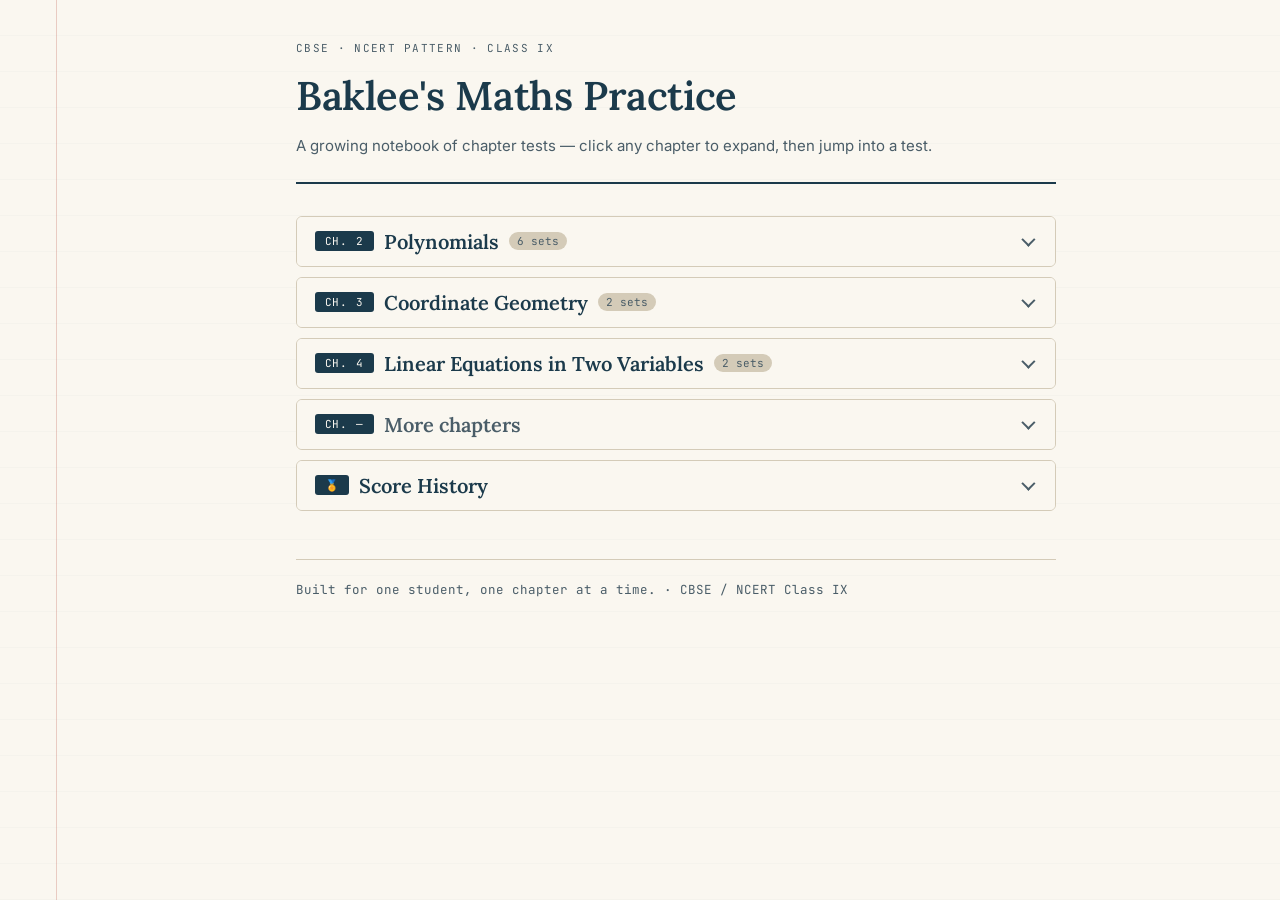
<file: arihant/class-nine/index.html>
<!DOCTYPE html>
<html lang="en">
<head>
<meta charset="UTF-8">
<meta name="viewport" content="width=device-width, initial-scale=1.0">
<title>Baklee's Maths Practice — CBSE Class IX</title>
<link rel="preconnect" href="https://fonts.googleapis.com">
<link href="https://fonts.googleapis.com/css2?family=Lora:wght@500;600;700&family=Inter:wght@400;500;600&family=JetBrains+Mono:wght@400;500;600&display=swap" rel="stylesheet">
<link rel="stylesheet" href="assets/style.css">
</head>
<body>

<div class="margin-rule"></div>
<div class="wrap">

  <header class="site-header">
    <p class="eyebrow">CBSE · NCERT Pattern · Class IX</p>
    <h1>Baklee's Maths Practice</h1>
    <p class="tagline">A growing notebook of chapter tests — click any chapter to expand, then jump into a test.</p>
  </header>

  <!-- ================= CHAPTER: POLYNOMIALS ================= -->
  <section class="chapter-section" data-ch="ch2">
    <button class="chapter-head" aria-expanded="false">
      <div class="ch-head-left">
        <span class="chapter-tab">Ch. 2</span>
        <h2>Polynomials</h2>
        <span class="ch-count">6 sets</span>
      </div>
      <span class="ch-chevron" aria-hidden="true"></span>
    </button>
    <div class="chapter-body">
      <div class="chapter-body-inner">
        <p class="chapter-desc">Zeros &amp; degree, Factor &amp; Remainder Theorem, algebraic identities, and factorisation of cubics.</p>
        <div class="test-grid">
          <a class="test-card" href="tests/polynomials-set1.html">
            <span class="set-label">Set 1</span>
            <h3>Factorisation of Polynomials</h3>
            <div class="meta-line"><span>20 Qs</span><span>·</span><span>38 marks</span><span>·</span><span>45 min</span></div>
            <span class="open-btn">Start test</span>
          </a>
          <a class="test-card" href="tests/polynomials-set2.html">
            <span class="set-label">Set 2</span>
            <h3>Polynomials — Mixed Review</h3>
            <div class="meta-line"><span>20 Qs</span><span>·</span><span>38 marks</span><span>·</span><span>45 min</span></div>
            <span class="open-btn">Start test</span>
          </a>
          <a class="test-card" href="tests/polynomials-set3.html">
            <span class="set-label">Set 3</span>
            <h3>Polynomials — Remainder Theorem &amp; Zeros</h3>
            <div class="meta-line"><span>20 Qs</span><span>·</span><span>38 marks</span><span>·</span><span>45 min</span></div>
            <span class="open-btn">Start test</span>
          </a>
          <a class="test-card" href="tests/algebraic-identities-set1.html">
            <span class="set-label">Set 4</span>
            <h3>Algebraic Identities — Squares &amp; Applications</h3>
            <div class="meta-line"><span>20 Qs</span><span>·</span><span>38 marks</span><span>·</span><span>45 min</span></div>
            <span class="open-btn">Start test</span>
          </a>
          <a class="test-card" href="tests/algebraic-identities-set2.html">
            <span class="set-label">Set 5</span>
            <h3>Algebraic Identities — Cubes &amp; Mixed</h3>
            <div class="meta-line"><span>20 Qs</span><span>·</span><span>38 marks</span><span>·</span><span>45 min</span></div>
            <span class="open-btn">Start test</span>
          </a>
          <a class="test-card" href="tests/algebraic-identities-set3.html">
            <span class="set-label">Set 6</span>
            <h3>Algebraic Identities — Advanced Applications</h3>
            <div class="meta-line"><span>20 Qs</span><span>·</span><span>38 marks</span><span>·</span><span>45 min</span></div>
            <span class="open-btn">Start test</span>
          </a>
        </div>
      </div>
    </div>
  </section>

  <!-- ================= CHAPTER: COORDINATE GEOMETRY ================= -->
  <section class="chapter-section" data-ch="ch3">
    <button class="chapter-head" aria-expanded="false">
      <div class="ch-head-left">
        <span class="chapter-tab">Ch. 3</span>
        <h2>Coordinate Geometry</h2>
        <span class="ch-count">2 sets</span>
      </div>
      <span class="ch-chevron" aria-hidden="true"></span>
    </button>
    <div class="chapter-body">
      <div class="chapter-body-inner">
        <p class="chapter-desc">Cartesian plane, quadrants, plotting points, distances from axes, and shapes on the coordinate grid.</p>
        <div class="test-grid">
          <a class="test-card" href="tests/coordinate-geometry-set1.html">
            <span class="set-label">Set 9</span>
            <h3>Cartesian System &amp; Plotting Points</h3>
            <div class="meta-line"><span>20 Qs</span><span>·</span><span>38 marks</span><span>·</span><span>45 min</span></div>
            <span class="open-btn">Start test</span>
          </a>
          <a class="test-card" href="tests/coordinate-geometry-set2.html">
            <span class="set-label">Set 10</span>
            <h3>Advanced — Distances, Reflections &amp; Shapes</h3>
            <div class="meta-line"><span>20 Qs</span><span>·</span><span>38 marks</span><span>·</span><span>45 min</span></div>
            <span class="open-btn">Start test</span>
          </a>
        </div>
      </div>
    </div>
  </section>

  <!-- ================= CHAPTER: LINEAR EQUATIONS ================= -->
  <section class="chapter-section" data-ch="ch4">
    <button class="chapter-head" aria-expanded="false">
      <div class="ch-head-left">
        <span class="chapter-tab">Ch. 4</span>
        <h2>Linear Equations in Two Variables</h2>
        <span class="ch-count">2 sets</span>
      </div>
      <span class="ch-chevron" aria-hidden="true"></span>
    </button>
    <div class="chapter-body">
      <div class="chapter-body-inner">
        <p class="chapter-desc">Solutions &amp; graphs of ax + by + c = 0, lines parallel to axes, and real-life applications.</p>
        <div class="test-grid">
          <a class="test-card" href="tests/linear-equations-set1.html">
            <span class="set-label">Set 7</span>
            <h3>Basics &amp; Graph of a Linear Equation</h3>
            <div class="meta-line"><span>20 Qs</span><span>·</span><span>38 marks</span><span>·</span><span>45 min</span></div>
            <span class="open-btn">Start test</span>
          </a>
          <a class="test-card" href="tests/linear-equations-set2.html">
            <span class="set-label">Set 8</span>
            <h3>Applications &amp; Graphs — Mixed Practice</h3>
            <div class="meta-line"><span>20 Qs</span><span>·</span><span>38 marks</span><span>·</span><span>45 min</span></div>
            <span class="open-btn">Start test</span>
          </a>
        </div>
      </div>
    </div>
  </section>

  <!-- ================= CHAPTER: PLACEHOLDER ================= -->
  <section class="chapter-section" data-ch="coming">
    <button class="chapter-head" aria-expanded="false">
      <div class="ch-head-left">
        <span class="chapter-tab">Ch. —</span>
        <h2 class="ch-coming">More chapters</h2>
      </div>
      <span class="ch-chevron" aria-hidden="true"></span>
    </button>
    <div class="chapter-body">
      <div class="chapter-body-inner">
        <p class="chapter-desc">Triangles, Coordinate Geometry and more will appear here as they're added.</p>
        <div class="test-grid">
          <div class="coming-soon">Not added yet</div>
        </div>
      </div>
    </div>
  </section>

  <!-- ================= SCORE HISTORY ================= -->
  <section class="chapter-section" data-ch="scores">
    <button class="chapter-head" aria-expanded="false">
      <div class="ch-head-left">
        <span class="chapter-tab">🏅</span>
        <h2>Score History</h2>
      </div>
      <span class="ch-chevron" aria-hidden="true"></span>
    </button>
    <div class="chapter-body">
      <div class="chapter-body-inner">
        <p class="chapter-desc">Every attempt is recorded. Best score on each test is highlighted.</p>
        <div id="scorecardGrid"></div>
      </div>
    </div>
  </section>

  <footer class="site-footer">
    Built for one student, one chapter at a time. · CBSE / NCERT Class IX
  </footer>

</div>

<script>
(function () {

  /* ---- Score history rendering ---- */
  var TESTS = [
    { key: 'polynomials-set1',          label: 'Polynomials · Set 1' },
    { key: 'polynomials-set2',          label: 'Polynomials · Set 2' },
    { key: 'polynomials-set3',          label: 'Polynomials · Set 3' },
    { key: 'algebraic-identities-set1', label: 'Algebraic Identities · Set 4' },
    { key: 'algebraic-identities-set2', label: 'Algebraic Identities · Set 5' },
    { key: 'algebraic-identities-set3', label: 'Algebraic Identities · Set 6' },
    { key: 'linear-equations-set1',     label: 'Linear Equations · Set 7' },
    { key: 'linear-equations-set2',     label: 'Linear Equations · Set 8' },
    { key: 'coordinate-geometry-set1',  label: 'Coordinate Geometry · Set 9' },
    { key: 'coordinate-geometry-set2',  label: 'Coordinate Geometry · Set 10' }
  ];

  var grid = document.getElementById('scorecardGrid');
  var any = false;

  TESTS.forEach(function (t) {
    var history = JSON.parse(localStorage.getItem('history_' + t.key) || '[]');
    if (!history.length) return;
    any = true;

    var bestPct = Math.max.apply(null, history.map(function (h) { return h.pct; }));

    var block = document.createElement('div');
    block.className = 'history-block';

    var heading = document.createElement('div');
    heading.className = 'history-heading';
    heading.innerHTML = '<span style="opacity:.7;font-size:12px;font-family:var(--mono);letter-spacing:.08em;text-transform:uppercase;">Test</span> ' + t.label;
    block.appendChild(heading);

    var table = document.createElement('div');
    table.className = 'history-table';
    table.innerHTML =
      '<div class="history-row history-header">' +
        '<span class="h-num">Attempt</span>' +
        '<span class="h-date">Date</span>' +
        '<span class="h-score">Score</span>' +
        '<span class="h-pct">Percent</span>' +
      '</div>';

    history.forEach(function (h, i) {
      var isBest = h.pct === bestPct;
      var tier = h.pct >= 90 ? 'green' : h.pct >= 50 ? 'amber' : 'red';
      var row = document.createElement('div');
      row.className = 'history-row' + (isBest ? ' history-best' : '');
      var lbl = i === 0 ? 'Latest' : 'Attempt ' + (i + 1);
      row.innerHTML =
        '<span class="h-num">' + lbl + '</span>' +
        '<span class="h-date">' + h.date + '</span>' +
        '<span class="h-score score-' + tier + '">' + h.score + '/' + h.total + '</span>' +
        '<span class="h-pct score-' + tier + '">' + h.pct + '%' + (isBest ? ' 🏆' : '') + '</span>';
      table.appendChild(row);
    });

    block.appendChild(table);
    grid.appendChild(block);
  });

  if (!any) {
    var empty = document.createElement('div');
    empty.className = 'coming-soon';
    empty.textContent = 'No tests completed yet — history will appear here after your first submission.';
    grid.appendChild(empty);
  }

  /* ---- Accordion ---- */
  var STORAGE_KEY = 'open_chapters';
  var DEFAULT_OPEN = [];

  function getSavedOpen() {
    try {
      var saved = localStorage.getItem(STORAGE_KEY);
      return saved ? JSON.parse(saved) : DEFAULT_OPEN.slice();
    } catch (e) {
      return DEFAULT_OPEN.slice();
    }
  }

  function saveOpen(openList) {
    try { localStorage.setItem(STORAGE_KEY, JSON.stringify(openList)); } catch (e) {}
  }

  var openList = getSavedOpen();

  document.querySelectorAll('.chapter-section').forEach(function (section) {
    var ch    = section.dataset.ch;
    var btn   = section.querySelector('.chapter-head');
    var body  = section.querySelector('.chapter-body');

    function setOpen(open, animate) {
      if (!animate) body.style.transition = 'none';
      section.classList.toggle('open', open);
      btn.setAttribute('aria-expanded', String(open));
      if (!animate) {
        body.offsetHeight; // force reflow
        body.style.transition = '';
      }
    }

    // restore state (no animation on load)
    setOpen(openList.indexOf(ch) !== -1, false);

    btn.addEventListener('click', function () {
      var isOpen = section.classList.contains('open');
      setOpen(!isOpen, true);

      if (!isOpen) {
        if (openList.indexOf(ch) === -1) openList.push(ch);
      } else {
        openList = openList.filter(function (x) { return x !== ch; });
      }
      saveOpen(openList);
    });
  });

})();
</script>
</body>
</html>
</file>
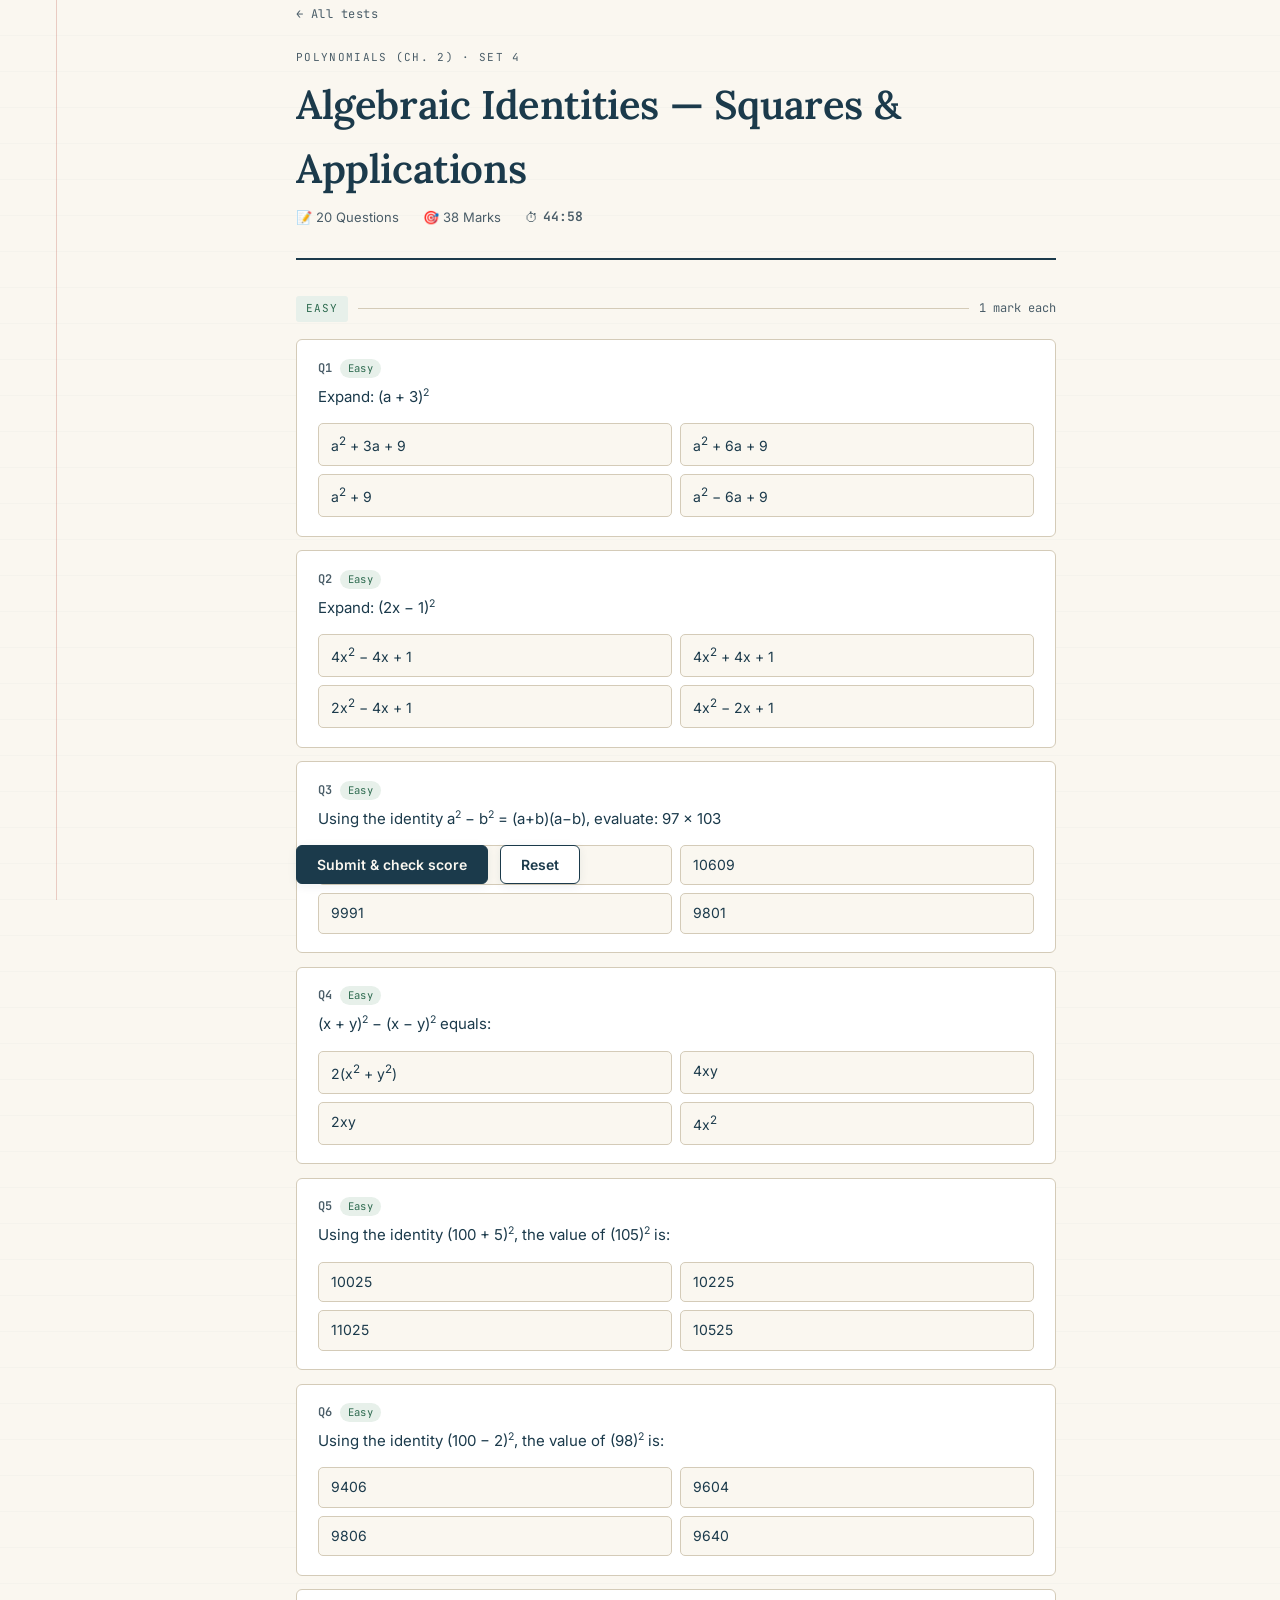
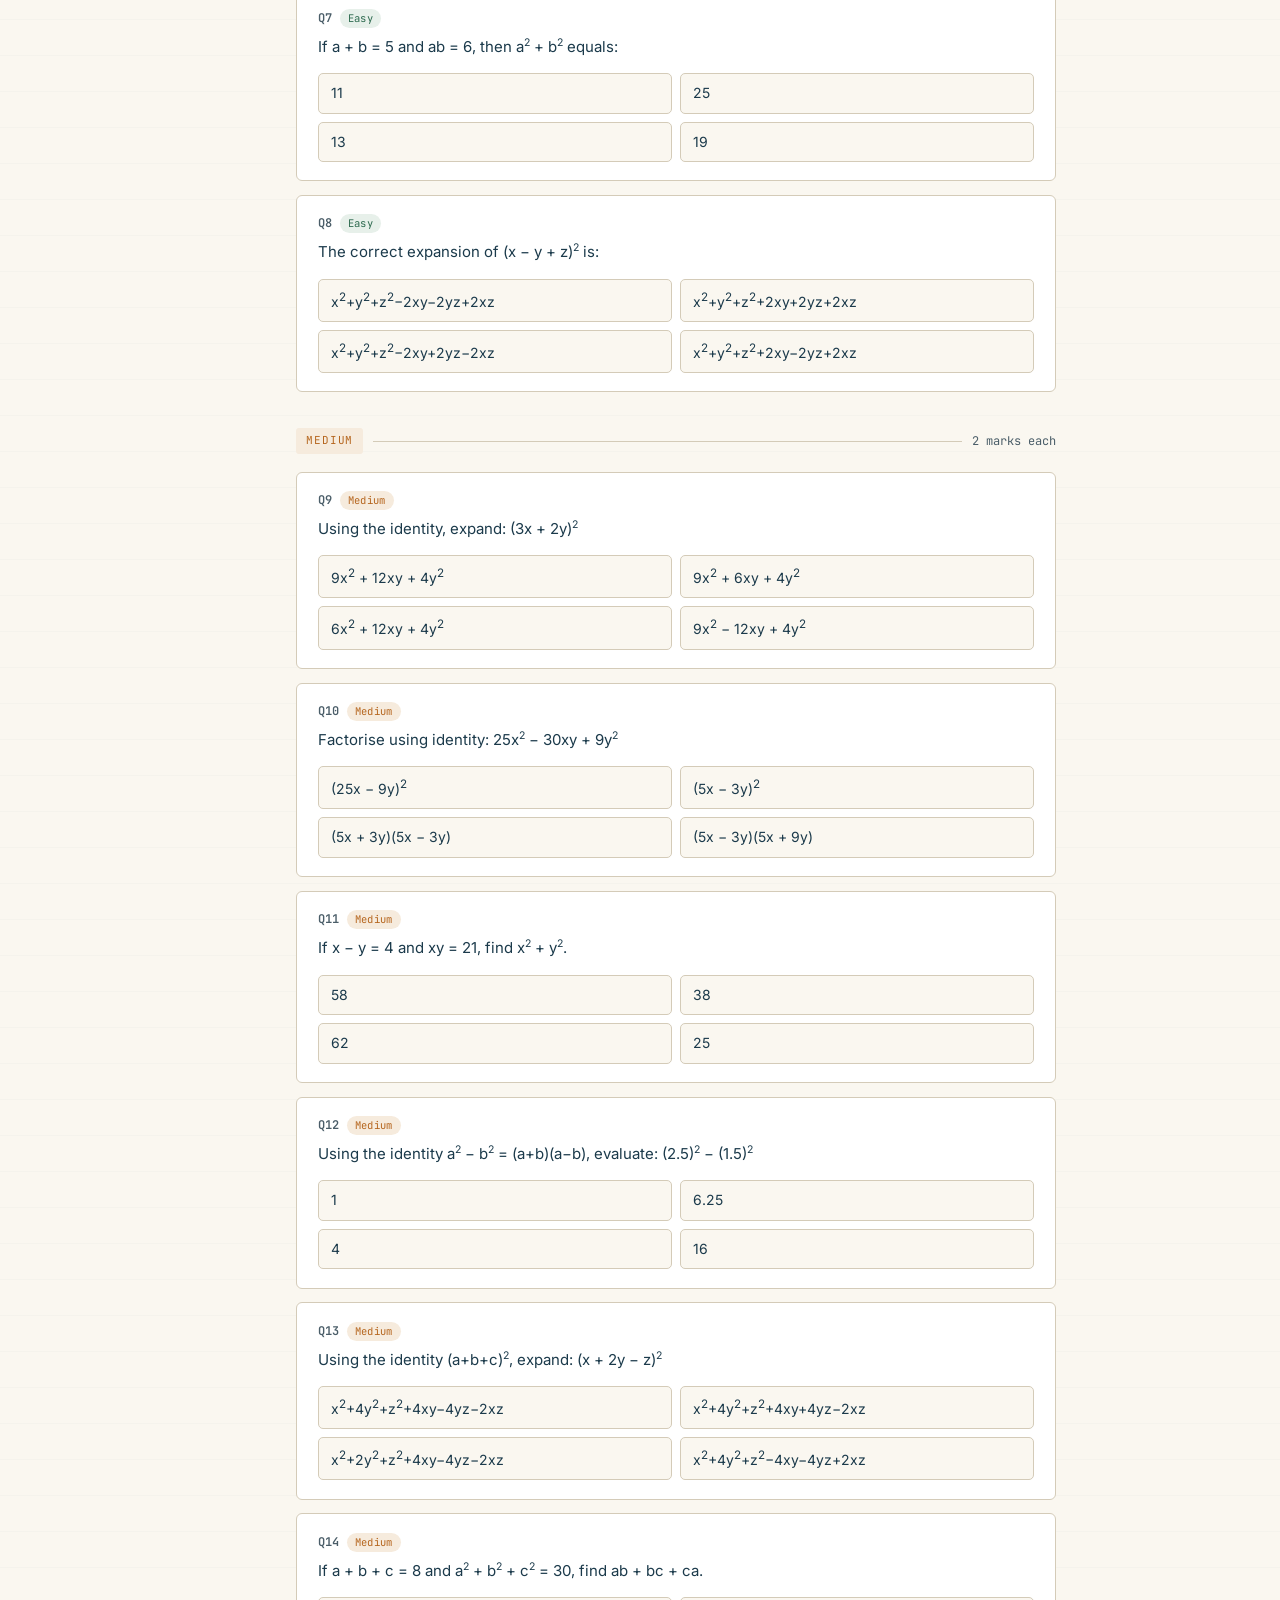
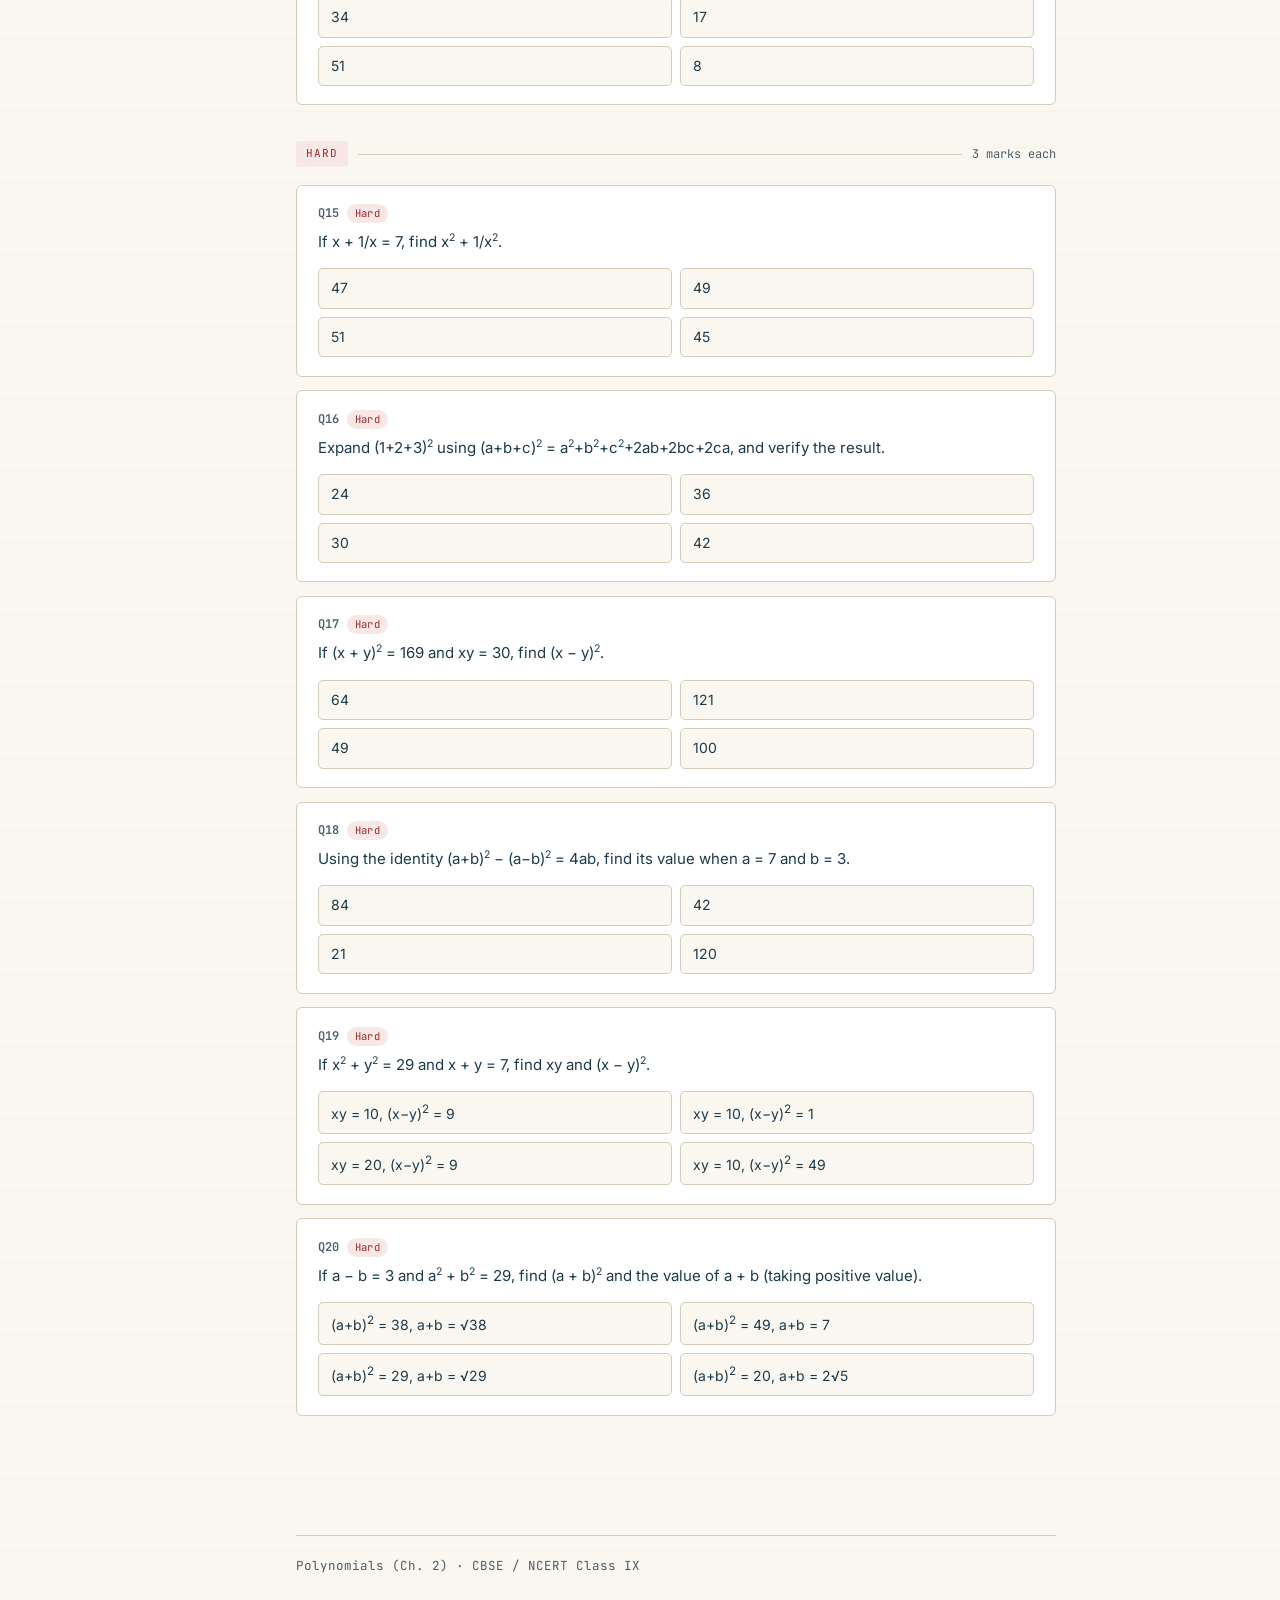
<file: arihant/class-nine/tests/algebraic-identities-set1.html>
<!DOCTYPE html>
<html lang="en">
<head>
<meta charset="UTF-8">
<meta name="viewport" content="width=device-width, initial-scale=1.0">
<title>Algebraic Identities — Squares &amp; Applications — Baklee's Maths Practice</title>
<link rel="preconnect" href="https://fonts.googleapis.com">
<link href="https://fonts.googleapis.com/css2?family=Lora:wght@500;600;700&family=Inter:wght@400;500;600&family=JetBrains+Mono:wght@400;500;600&display=swap" rel="stylesheet">
<link rel="stylesheet" href="../assets/style.css">
</head>
<body>

<div class="margin-rule"></div>
<div class="wrap">

  <a class="back-link" href="../index.html">&larr; All tests</a>

  <header class="site-header" style="padding-top:0;">
    <p class="eyebrow">Polynomials (Ch. 2) &middot; Set 4</p>
    <h1>Algebraic Identities — Squares &amp; Applications</h1>
    <div class="test-meta-bar">
      <span>📝 20 Questions</span>
      <span>🎯 38 Marks</span>
      <span>⏱ <span id="timerDisplay" class="timer-display">45:00</span></span>
    </div>
  </header>

  <main id="questions">
    <div class="section-divider easy">
      <span class="label">Easy</span>
      <span class="rule"></span>
      <span class="marks">1 mark each</span>
    </div>

    <div class="question">
      <div class="q-num-row">
        <span class="q-num">Q1</span>
        <span class="diff-pill easy">Easy</span>
      </div>
      <div class="q-text">Expand: (a + 3)<sup>2</sup></div>
      <div class="options">
        <div class="opt" data-q="1" data-opt="A">a<sup>2</sup> + 3a + 9</div>
        <div class="opt" data-q="1" data-opt="B">a<sup>2</sup> + 6a + 9</div>
        <div class="opt" data-q="1" data-opt="C">a<sup>2</sup> + 9</div>
        <div class="opt" data-q="1" data-opt="D">a<sup>2</sup> − 6a + 9</div>
      </div>
      <div class="hint-box" id="hint-1"><strong>Hint:</strong> (a+b)² = a²+2ab+b², with b=3: a²+2(a)(3)+9 = a²+6a+9.</div>
    </div>

    <div class="question">
      <div class="q-num-row">
        <span class="q-num">Q2</span>
        <span class="diff-pill easy">Easy</span>
      </div>
      <div class="q-text">Expand: (2x − 1)<sup>2</sup></div>
      <div class="options">
        <div class="opt" data-q="2" data-opt="A">4x<sup>2</sup> − 4x + 1</div>
        <div class="opt" data-q="2" data-opt="B">4x<sup>2</sup> + 4x + 1</div>
        <div class="opt" data-q="2" data-opt="C">2x<sup>2</sup> − 4x + 1</div>
        <div class="opt" data-q="2" data-opt="D">4x<sup>2</sup> − 2x + 1</div>
      </div>
      <div class="hint-box" id="hint-2"><strong>Hint:</strong> (2x)² − 2(2x)(1) + 1² = 4x² − 4x + 1.</div>
    </div>

    <div class="question">
      <div class="q-num-row">
        <span class="q-num">Q3</span>
        <span class="diff-pill easy">Easy</span>
      </div>
      <div class="q-text">Using the identity a<sup>2</sup> − b<sup>2</sup> = (a+b)(a−b), evaluate: 97 × 103</div>
      <div class="options">
        <div class="opt" data-q="3" data-opt="A">9409</div>
        <div class="opt" data-q="3" data-opt="B">10609</div>
        <div class="opt" data-q="3" data-opt="C">9991</div>
        <div class="opt" data-q="3" data-opt="D">9801</div>
      </div>
      <div class="hint-box" id="hint-3"><strong>Hint:</strong> (100−3)(100+3) = 100² − 3² = 10000 − 9 = 9991.</div>
    </div>

    <div class="question">
      <div class="q-num-row">
        <span class="q-num">Q4</span>
        <span class="diff-pill easy">Easy</span>
      </div>
      <div class="q-text">(x + y)<sup>2</sup> − (x − y)<sup>2</sup> equals:</div>
      <div class="options">
        <div class="opt" data-q="4" data-opt="A">2(x<sup>2</sup> + y<sup>2</sup>)</div>
        <div class="opt" data-q="4" data-opt="B">4xy</div>
        <div class="opt" data-q="4" data-opt="C">2xy</div>
        <div class="opt" data-q="4" data-opt="D">4x<sup>2</sup></div>
      </div>
      <div class="hint-box" id="hint-4"><strong>Hint:</strong> (x²+2xy+y²) − (x²−2xy+y²) = 4xy.</div>
    </div>

    <div class="question">
      <div class="q-num-row">
        <span class="q-num">Q5</span>
        <span class="diff-pill easy">Easy</span>
      </div>
      <div class="q-text">Using the identity (100 + 5)<sup>2</sup>, the value of (105)<sup>2</sup> is:</div>
      <div class="options">
        <div class="opt" data-q="5" data-opt="A">10025</div>
        <div class="opt" data-q="5" data-opt="B">10225</div>
        <div class="opt" data-q="5" data-opt="C">11025</div>
        <div class="opt" data-q="5" data-opt="D">10525</div>
      </div>
      <div class="hint-box" id="hint-5"><strong>Hint:</strong> 100² + 2(100)(5) + 5² = 10000 + 1000 + 25 = 11025.</div>
    </div>

    <div class="question">
      <div class="q-num-row">
        <span class="q-num">Q6</span>
        <span class="diff-pill easy">Easy</span>
      </div>
      <div class="q-text">Using the identity (100 − 2)<sup>2</sup>, the value of (98)<sup>2</sup> is:</div>
      <div class="options">
        <div class="opt" data-q="6" data-opt="A">9406</div>
        <div class="opt" data-q="6" data-opt="B">9604</div>
        <div class="opt" data-q="6" data-opt="C">9806</div>
        <div class="opt" data-q="6" data-opt="D">9640</div>
      </div>
      <div class="hint-box" id="hint-6"><strong>Hint:</strong> 100² − 2(100)(2) + 2² = 10000 − 400 + 4 = 9604.</div>
    </div>

    <div class="question">
      <div class="q-num-row">
        <span class="q-num">Q7</span>
        <span class="diff-pill easy">Easy</span>
      </div>
      <div class="q-text">If a + b = 5 and ab = 6, then a<sup>2</sup> + b<sup>2</sup> equals:</div>
      <div class="options">
        <div class="opt" data-q="7" data-opt="A">11</div>
        <div class="opt" data-q="7" data-opt="B">25</div>
        <div class="opt" data-q="7" data-opt="C">13</div>
        <div class="opt" data-q="7" data-opt="D">19</div>
      </div>
      <div class="hint-box" id="hint-7"><strong>Hint:</strong> a²+b² = (a+b)² − 2ab = 25 − 12 = 13.</div>
    </div>

    <div class="question">
      <div class="q-num-row">
        <span class="q-num">Q8</span>
        <span class="diff-pill easy">Easy</span>
      </div>
      <div class="q-text">The correct expansion of (x − y + z)<sup>2</sup> is:</div>
      <div class="options">
        <div class="opt" data-q="8" data-opt="A">x<sup>2</sup>+y<sup>2</sup>+z<sup>2</sup>−2xy−2yz+2xz</div>
        <div class="opt" data-q="8" data-opt="B">x<sup>2</sup>+y<sup>2</sup>+z<sup>2</sup>+2xy+2yz+2xz</div>
        <div class="opt" data-q="8" data-opt="C">x<sup>2</sup>+y<sup>2</sup>+z<sup>2</sup>−2xy+2yz−2xz</div>
        <div class="opt" data-q="8" data-opt="D">x<sup>2</sup>+y<sup>2</sup>+z<sup>2</sup>+2xy−2yz+2xz</div>
      </div>
      <div class="hint-box" id="hint-8"><strong>Hint:</strong> Use (a+b+c)² with a=x, b=−y, c=z: 2ab=−2xy, 2bc=−2yz, 2ca=+2xz.</div>
    </div>

    <div class="section-divider medium">
      <span class="label">Medium</span>
      <span class="rule"></span>
      <span class="marks">2 marks each</span>
    </div>

    <div class="question">
      <div class="q-num-row">
        <span class="q-num">Q9</span>
        <span class="diff-pill medium">Medium</span>
      </div>
      <div class="q-text">Using the identity, expand: (3x + 2y)<sup>2</sup></div>
      <div class="options">
        <div class="opt" data-q="9" data-opt="A">9x<sup>2</sup> + 12xy + 4y<sup>2</sup></div>
        <div class="opt" data-q="9" data-opt="B">9x<sup>2</sup> + 6xy + 4y<sup>2</sup></div>
        <div class="opt" data-q="9" data-opt="C">6x<sup>2</sup> + 12xy + 4y<sup>2</sup></div>
        <div class="opt" data-q="9" data-opt="D">9x<sup>2</sup> − 12xy + 4y<sup>2</sup></div>
      </div>
      <div class="hint-box" id="hint-9"><strong>Hint:</strong> (3x)² + 2(3x)(2y) + (2y)² = 9x² + 12xy + 4y².</div>
    </div>

    <div class="question">
      <div class="q-num-row">
        <span class="q-num">Q10</span>
        <span class="diff-pill medium">Medium</span>
      </div>
      <div class="q-text">Factorise using identity: 25x<sup>2</sup> − 30xy + 9y<sup>2</sup></div>
      <div class="options">
        <div class="opt" data-q="10" data-opt="A">(25x − 9y)<sup>2</sup></div>
        <div class="opt" data-q="10" data-opt="B">(5x − 3y)<sup>2</sup></div>
        <div class="opt" data-q="10" data-opt="C">(5x + 3y)(5x − 3y)</div>
        <div class="opt" data-q="10" data-opt="D">(5x − 3y)(5x + 9y)</div>
      </div>
      <div class="hint-box" id="hint-10"><strong>Hint:</strong> (5x)² − 2(5x)(3y) + (3y)² = (5x − 3y)².</div>
    </div>

    <div class="question">
      <div class="q-num-row">
        <span class="q-num">Q11</span>
        <span class="diff-pill medium">Medium</span>
      </div>
      <div class="q-text">If x − y = 4 and xy = 21, find x<sup>2</sup> + y<sup>2</sup>.</div>
      <div class="options">
        <div class="opt" data-q="11" data-opt="A">58</div>
        <div class="opt" data-q="11" data-opt="B">38</div>
        <div class="opt" data-q="11" data-opt="C">62</div>
        <div class="opt" data-q="11" data-opt="D">25</div>
      </div>
      <div class="hint-box" id="hint-11"><strong>Hint:</strong> x²+y² = (x−y)² + 2xy = 16 + 42 = 58.</div>
    </div>

    <div class="question">
      <div class="q-num-row">
        <span class="q-num">Q12</span>
        <span class="diff-pill medium">Medium</span>
      </div>
      <div class="q-text">Using the identity a<sup>2</sup> − b<sup>2</sup> = (a+b)(a−b), evaluate: (2.5)<sup>2</sup> − (1.5)<sup>2</sup></div>
      <div class="options">
        <div class="opt" data-q="12" data-opt="A">1</div>
        <div class="opt" data-q="12" data-opt="B">6.25</div>
        <div class="opt" data-q="12" data-opt="C">4</div>
        <div class="opt" data-q="12" data-opt="D">16</div>
      </div>
      <div class="hint-box" id="hint-12"><strong>Hint:</strong> (2.5+1.5)(2.5−1.5) = 4 × 1 = 4.</div>
    </div>

    <div class="question">
      <div class="q-num-row">
        <span class="q-num">Q13</span>
        <span class="diff-pill medium">Medium</span>
      </div>
      <div class="q-text">Using the identity (a+b+c)<sup>2</sup>, expand: (x + 2y − z)<sup>2</sup></div>
      <div class="options">
        <div class="opt" data-q="13" data-opt="A">x<sup>2</sup>+4y<sup>2</sup>+z<sup>2</sup>+4xy−4yz−2xz</div>
        <div class="opt" data-q="13" data-opt="B">x<sup>2</sup>+4y<sup>2</sup>+z<sup>2</sup>+4xy+4yz−2xz</div>
        <div class="opt" data-q="13" data-opt="C">x<sup>2</sup>+2y<sup>2</sup>+z<sup>2</sup>+4xy−4yz−2xz</div>
        <div class="opt" data-q="13" data-opt="D">x<sup>2</sup>+4y<sup>2</sup>+z<sup>2</sup>−4xy−4yz+2xz</div>
      </div>
      <div class="hint-box" id="hint-13"><strong>Hint:</strong> Use a=x, b=2y, c=−z: 2ab=4xy, 2bc=−4yz, 2ca=−2xz.</div>
    </div>

    <div class="question">
      <div class="q-num-row">
        <span class="q-num">Q14</span>
        <span class="diff-pill medium">Medium</span>
      </div>
      <div class="q-text">If a + b + c = 8 and a<sup>2</sup> + b<sup>2</sup> + c<sup>2</sup> = 30, find ab + bc + ca.</div>
      <div class="options">
        <div class="opt" data-q="14" data-opt="A">34</div>
        <div class="opt" data-q="14" data-opt="B">17</div>
        <div class="opt" data-q="14" data-opt="C">51</div>
        <div class="opt" data-q="14" data-opt="D">8</div>
      </div>
      <div class="hint-box" id="hint-14"><strong>Hint:</strong> (a+b+c)² = a²+b²+c²+2(ab+bc+ca) ⟹ 64 = 30+2(ab+bc+ca) ⟹ ab+bc+ca = 17.</div>
    </div>

    <div class="section-divider hard">
      <span class="label">Hard</span>
      <span class="rule"></span>
      <span class="marks">3 marks each</span>
    </div>

    <div class="question">
      <div class="q-num-row">
        <span class="q-num">Q15</span>
        <span class="diff-pill hard">Hard</span>
      </div>
      <div class="q-text">If x + 1/x = 7, find x<sup>2</sup> + 1/x<sup>2</sup>.</div>
      <div class="options">
        <div class="opt" data-q="15" data-opt="A">47</div>
        <div class="opt" data-q="15" data-opt="B">49</div>
        <div class="opt" data-q="15" data-opt="C">51</div>
        <div class="opt" data-q="15" data-opt="D">45</div>
      </div>
      <div class="hint-box" id="hint-15"><strong>Hint:</strong> (x+1/x)² = x²+2+1/x² ⟹ x²+1/x² = 49 − 2 = 47.</div>
    </div>

    <div class="question">
      <div class="q-num-row">
        <span class="q-num">Q16</span>
        <span class="diff-pill hard">Hard</span>
      </div>
      <div class="q-text">Expand (1+2+3)<sup>2</sup> using (a+b+c)<sup>2</sup> = a<sup>2</sup>+b<sup>2</sup>+c<sup>2</sup>+2ab+2bc+2ca, and verify the result.</div>
      <div class="options">
        <div class="opt" data-q="16" data-opt="A">24</div>
        <div class="opt" data-q="16" data-opt="B">36</div>
        <div class="opt" data-q="16" data-opt="C">30</div>
        <div class="opt" data-q="16" data-opt="D">42</div>
      </div>
      <div class="hint-box" id="hint-16"><strong>Hint:</strong> 1+4+9+2(2)+2(6)+2(3) = 14+4+12+6 = 36, confirming (1+2+3)² = 6² = 36.</div>
    </div>

    <div class="question">
      <div class="q-num-row">
        <span class="q-num">Q17</span>
        <span class="diff-pill hard">Hard</span>
      </div>
      <div class="q-text">If (x + y)<sup>2</sup> = 169 and xy = 30, find (x − y)<sup>2</sup>.</div>
      <div class="options">
        <div class="opt" data-q="17" data-opt="A">64</div>
        <div class="opt" data-q="17" data-opt="B">121</div>
        <div class="opt" data-q="17" data-opt="C">49</div>
        <div class="opt" data-q="17" data-opt="D">100</div>
      </div>
      <div class="hint-box" id="hint-17"><strong>Hint:</strong> (x−y)² = (x+y)² − 4xy = 169 − 120 = 49.</div>
    </div>

    <div class="question">
      <div class="q-num-row">
        <span class="q-num">Q18</span>
        <span class="diff-pill hard">Hard</span>
      </div>
      <div class="q-text">Using the identity (a+b)<sup>2</sup> − (a−b)<sup>2</sup> = 4ab, find its value when a = 7 and b = 3.</div>
      <div class="options">
        <div class="opt" data-q="18" data-opt="A">84</div>
        <div class="opt" data-q="18" data-opt="B">42</div>
        <div class="opt" data-q="18" data-opt="C">21</div>
        <div class="opt" data-q="18" data-opt="D">120</div>
      </div>
      <div class="hint-box" id="hint-18"><strong>Hint:</strong> 4ab = 4×7×3 = 84. Verify: (10)²−(4)² = 100−16 = 84. ✓</div>
    </div>

    <div class="question">
      <div class="q-num-row">
        <span class="q-num">Q19</span>
        <span class="diff-pill hard">Hard</span>
      </div>
      <div class="q-text">If x<sup>2</sup> + y<sup>2</sup> = 29 and x + y = 7, find xy and (x − y)<sup>2</sup>.</div>
      <div class="options">
        <div class="opt" data-q="19" data-opt="A">xy = 10, (x−y)<sup>2</sup> = 9</div>
        <div class="opt" data-q="19" data-opt="B">xy = 10, (x−y)<sup>2</sup> = 1</div>
        <div class="opt" data-q="19" data-opt="C">xy = 20, (x−y)<sup>2</sup> = 9</div>
        <div class="opt" data-q="19" data-opt="D">xy = 10, (x−y)<sup>2</sup> = 49</div>
      </div>
      <div class="hint-box" id="hint-19"><strong>Hint:</strong> 2xy = (x+y)²−(x²+y²) = 49−29 = 20 ⟹ xy=10. (x−y)² = (x+y)²−4xy = 49−40 = 9.</div>
    </div>

    <div class="question">
      <div class="q-num-row">
        <span class="q-num">Q20</span>
        <span class="diff-pill hard">Hard</span>
      </div>
      <div class="q-text">If a − b = 3 and a<sup>2</sup> + b<sup>2</sup> = 29, find (a + b)<sup>2</sup> and the value of a + b (taking positive value).</div>
      <div class="options">
        <div class="opt" data-q="20" data-opt="A">(a+b)<sup>2</sup> = 38, a+b = √38</div>
        <div class="opt" data-q="20" data-opt="B">(a+b)<sup>2</sup> = 49, a+b = 7</div>
        <div class="opt" data-q="20" data-opt="C">(a+b)<sup>2</sup> = 29, a+b = √29</div>
        <div class="opt" data-q="20" data-opt="D">(a+b)<sup>2</sup> = 20, a+b = 2√5</div>
      </div>
      <div class="hint-box" id="hint-20"><strong>Hint:</strong> (a−b)²=9 ⟹ 29−2ab=9 ⟹ ab=10. (a+b)²=a²+b²+2ab=29+20=49 ⟹ a+b=7.</div>
    </div>

  </main>

  <div class="action-bar">
    <button class="btn primary" id="submitBtn">Submit &amp; check score</button>
    <button class="btn" id="keyBtn">Show / hide hints</button>
    <button class="btn" id="resetBtn">Reset</button>
  </div>

  <div class="score-box" id="scoreBox">
    <div class="score-num" id="scoreNum">—</div>
    <div class="score-label" id="scoreLabel"></div>
    <div class="score-breakdown" id="scoreBreakdown"></div>
  </div>

  <footer class="site-footer">
    Polynomials (Ch. 2) &middot; CBSE / NCERT Class IX
  </footer>

</div>

<script>
window.TEST = {"title": "Algebraic Identities — Squares & Applications", "chapter": "Polynomials (Ch. 2)", "marks": 38, "time": 45, "questions": [{"num": 1, "diff": "Easy", "marks": 1, "correct": "B"}, {"num": 2, "diff": "Easy", "marks": 1, "correct": "A"}, {"num": 3, "diff": "Easy", "marks": 1, "correct": "C"}, {"num": 4, "diff": "Easy", "marks": 1, "correct": "B"}, {"num": 5, "diff": "Easy", "marks": 1, "correct": "C"}, {"num": 6, "diff": "Easy", "marks": 1, "correct": "B"}, {"num": 7, "diff": "Easy", "marks": 1, "correct": "C"}, {"num": 8, "diff": "Easy", "marks": 1, "correct": "A"}, {"num": 9, "diff": "Medium", "marks": 2, "correct": "A"}, {"num": 10, "diff": "Medium", "marks": 2, "correct": "B"}, {"num": 11, "diff": "Medium", "marks": 2, "correct": "A"}, {"num": 12, "diff": "Medium", "marks": 2, "correct": "C"}, {"num": 13, "diff": "Medium", "marks": 2, "correct": "A"}, {"num": 14, "diff": "Medium", "marks": 2, "correct": "B"}, {"num": 15, "diff": "Hard", "marks": 3, "correct": "A"}, {"num": 16, "diff": "Hard", "marks": 3, "correct": "B"}, {"num": 17, "diff": "Hard", "marks": 3, "correct": "C"}, {"num": 18, "diff": "Hard", "marks": 3, "correct": "A"}, {"num": 19, "diff": "Hard", "marks": 3, "correct": "A"}, {"num": 20, "diff": "Hard", "marks": 3, "correct": "B"}]};
</script>
<script src="../assets/test-engine.js"></script>
</body>
</html>
</file>
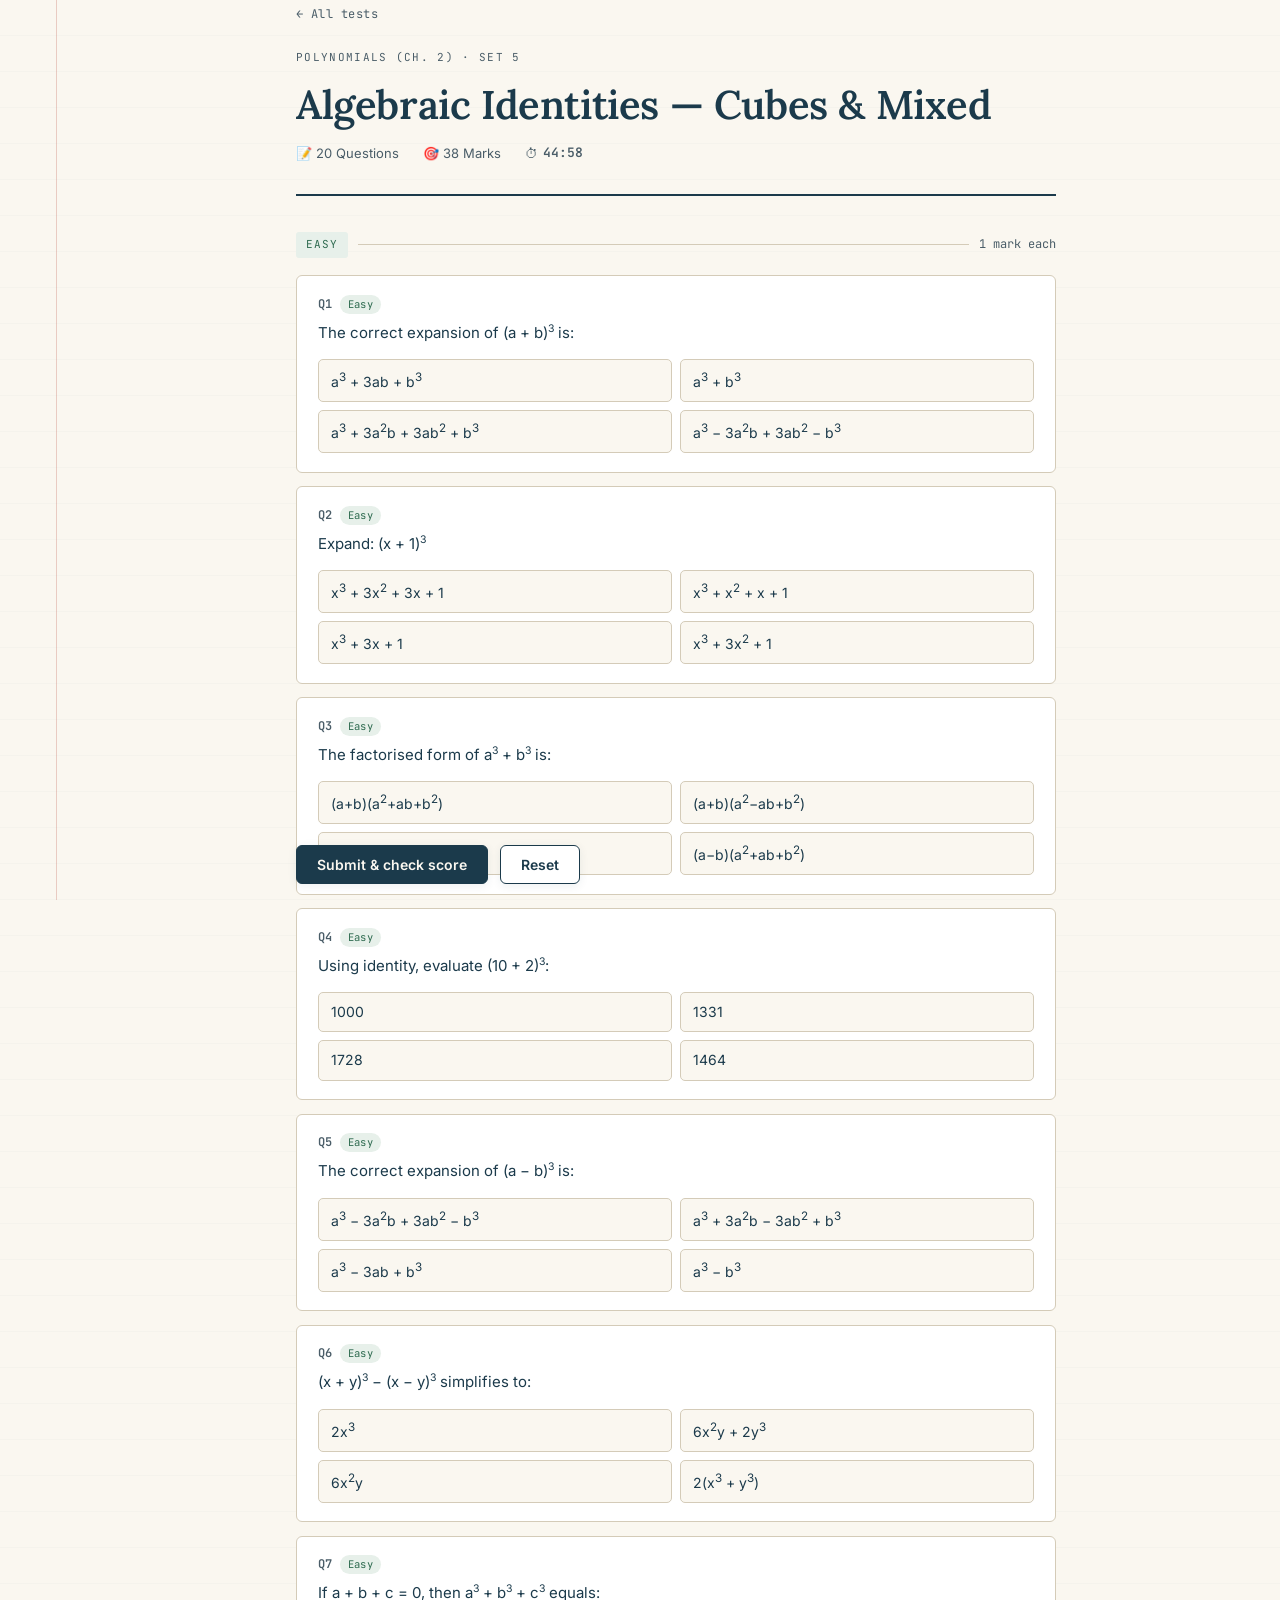
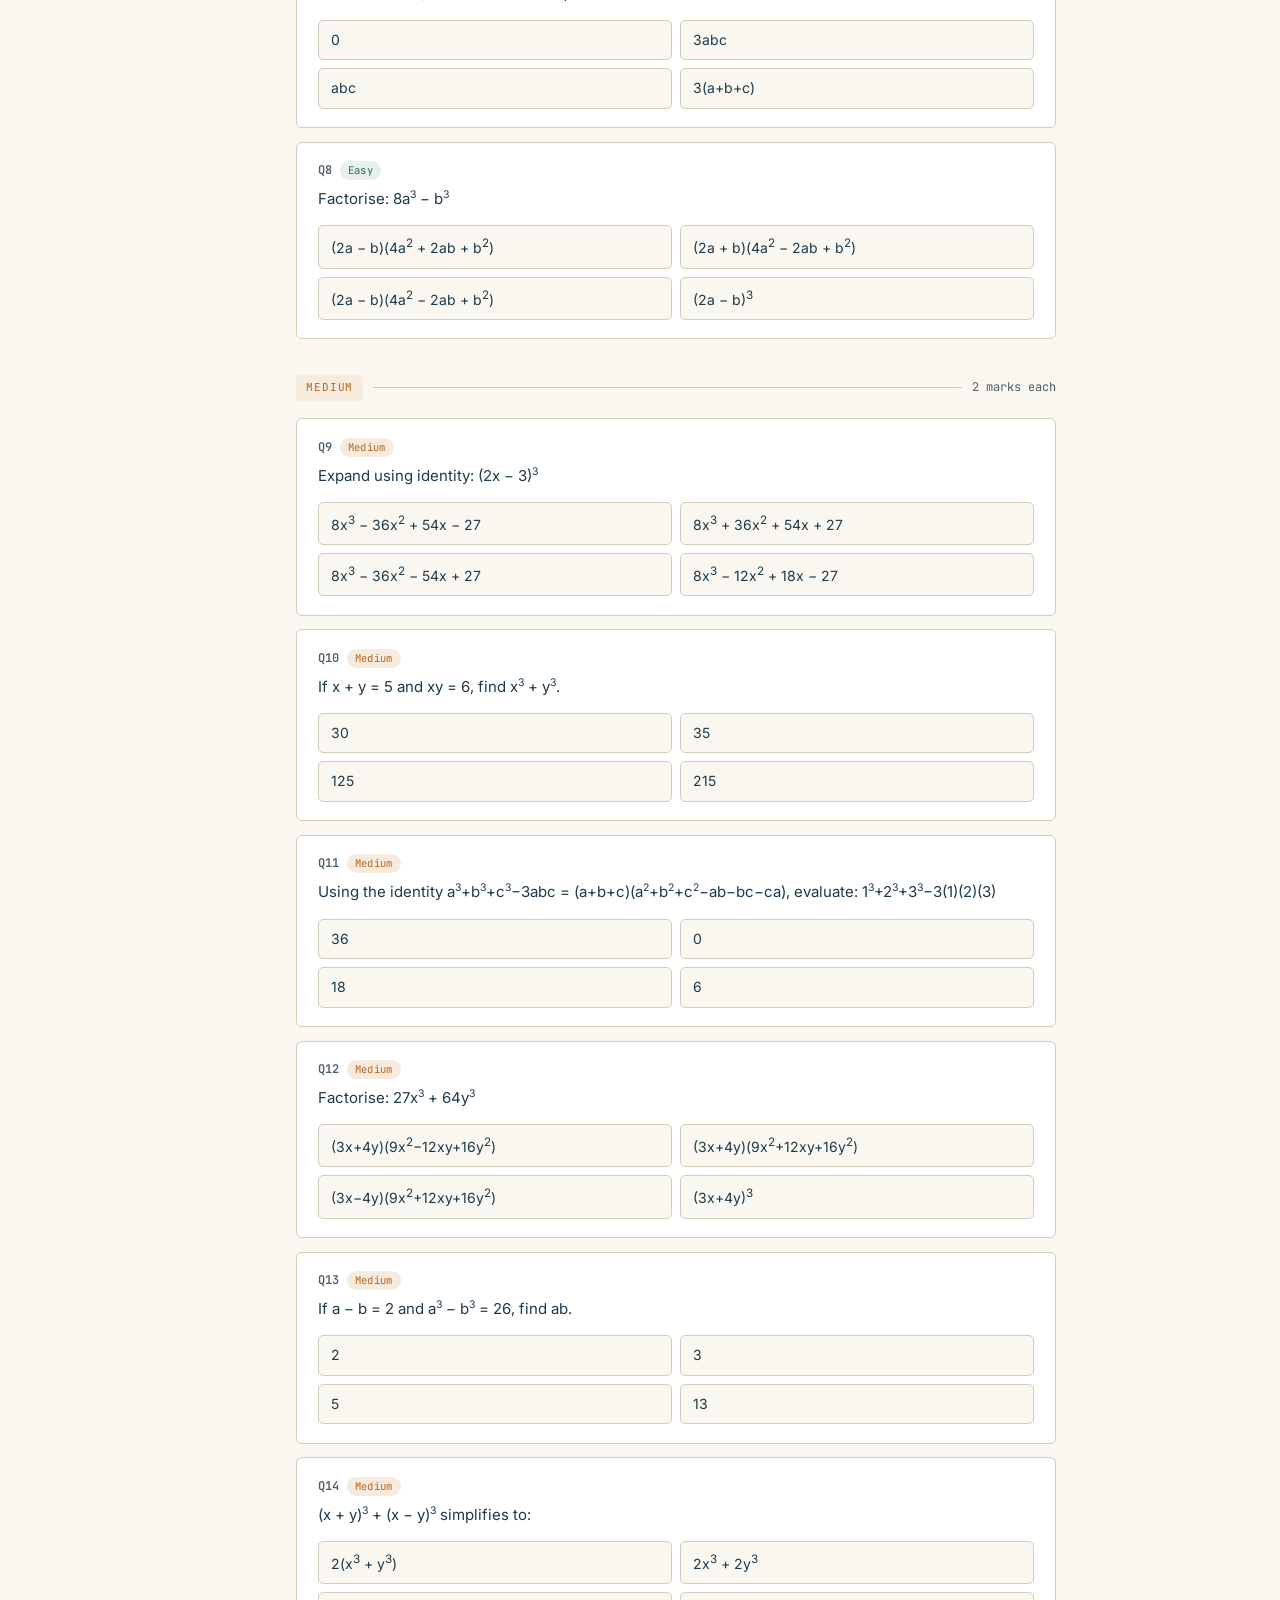
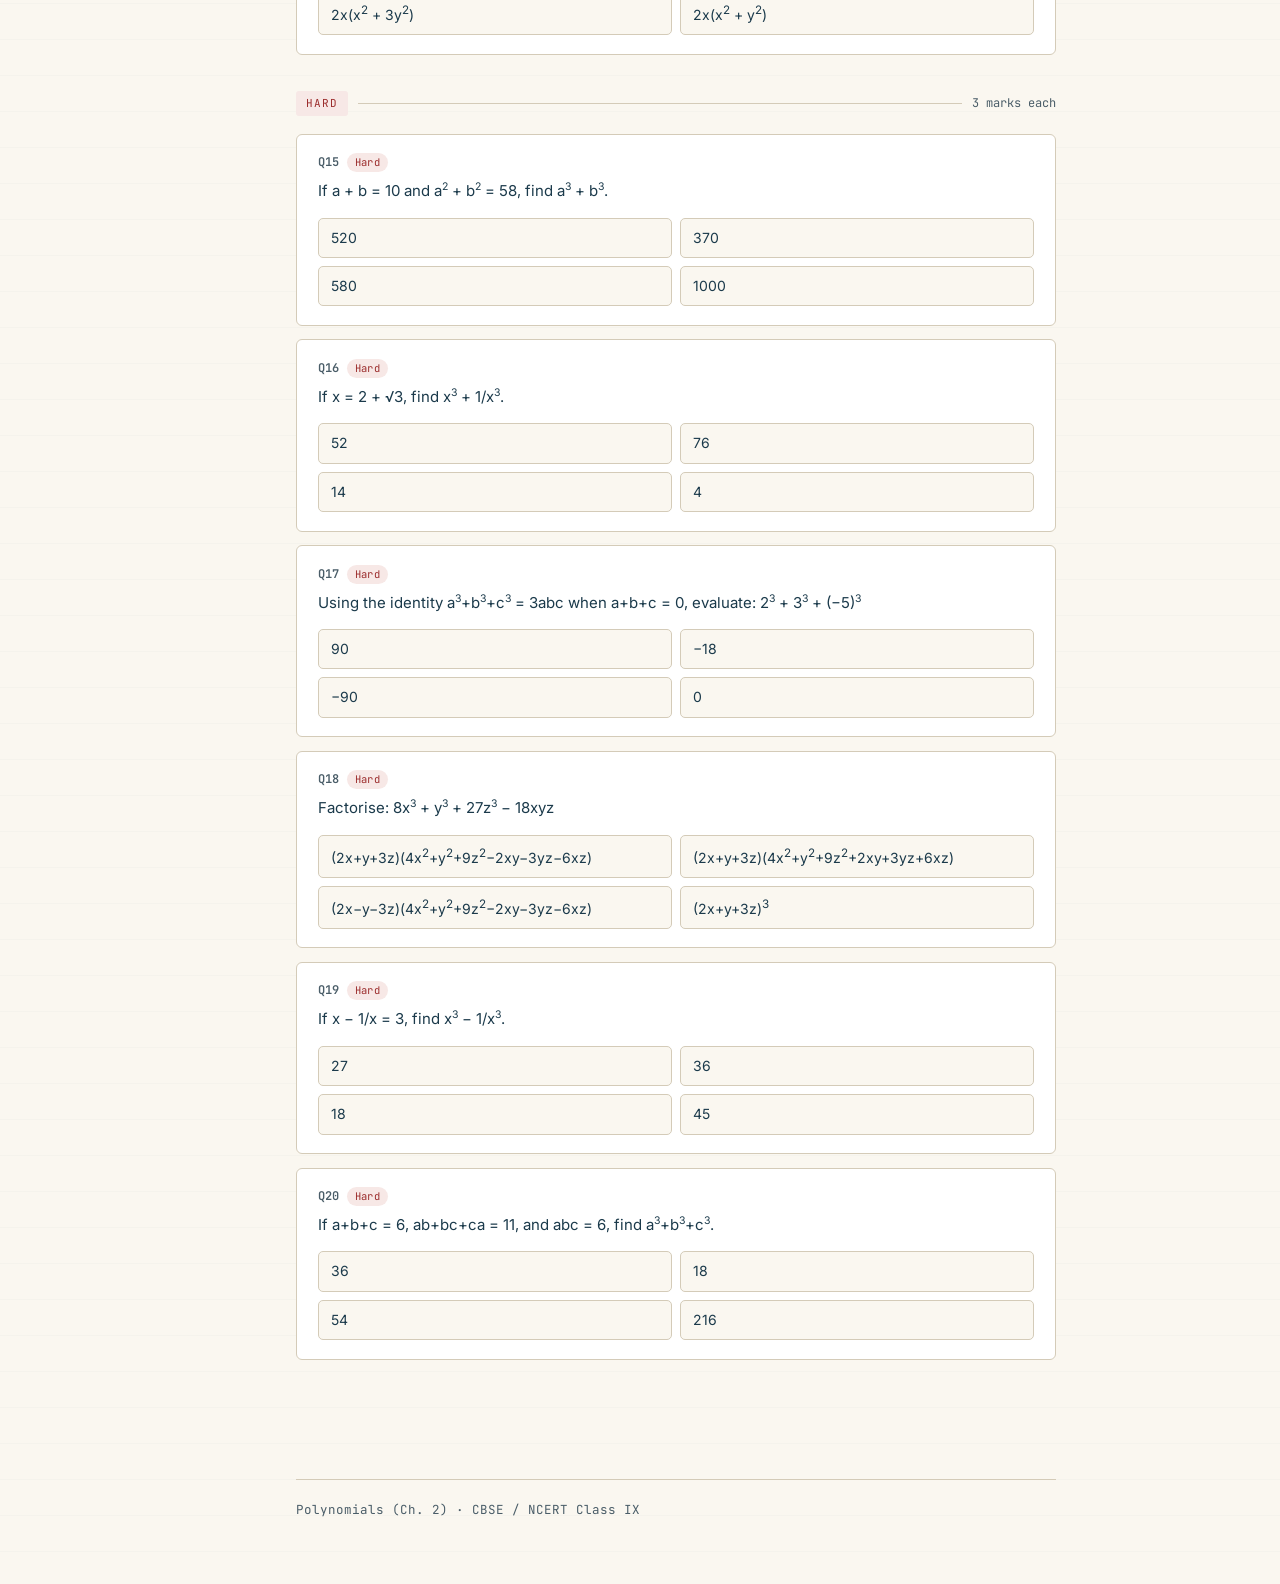
<file: arihant/class-nine/tests/algebraic-identities-set2.html>
<!DOCTYPE html>
<html lang="en">
<head>
<meta charset="UTF-8">
<meta name="viewport" content="width=device-width, initial-scale=1.0">
<title>Algebraic Identities — Cubes &amp; Mixed — Baklee's Maths Practice</title>
<link rel="preconnect" href="https://fonts.googleapis.com">
<link href="https://fonts.googleapis.com/css2?family=Lora:wght@500;600;700&family=Inter:wght@400;500;600&family=JetBrains+Mono:wght@400;500;600&display=swap" rel="stylesheet">
<link rel="stylesheet" href="../assets/style.css">
</head>
<body>

<div class="margin-rule"></div>
<div class="wrap">

  <a class="back-link" href="../index.html">&larr; All tests</a>

  <header class="site-header" style="padding-top:0;">
    <p class="eyebrow">Polynomials (Ch. 2) &middot; Set 5</p>
    <h1>Algebraic Identities — Cubes &amp; Mixed</h1>
    <div class="test-meta-bar">
      <span>📝 20 Questions</span>
      <span>🎯 38 Marks</span>
      <span>⏱ <span id="timerDisplay" class="timer-display">45:00</span></span>
    </div>
  </header>

  <main id="questions">
    <div class="section-divider easy">
      <span class="label">Easy</span>
      <span class="rule"></span>
      <span class="marks">1 mark each</span>
    </div>

    <div class="question">
      <div class="q-num-row">
        <span class="q-num">Q1</span>
        <span class="diff-pill easy">Easy</span>
      </div>
      <div class="q-text">The correct expansion of (a + b)<sup>3</sup> is:</div>
      <div class="options">
        <div class="opt" data-q="1" data-opt="A">a<sup>3</sup> + 3ab + b<sup>3</sup></div>
        <div class="opt" data-q="1" data-opt="B">a<sup>3</sup> + b<sup>3</sup></div>
        <div class="opt" data-q="1" data-opt="C">a<sup>3</sup> + 3a<sup>2</sup>b + 3ab<sup>2</sup> + b<sup>3</sup></div>
        <div class="opt" data-q="1" data-opt="D">a<sup>3</sup> − 3a<sup>2</sup>b + 3ab<sup>2</sup> − b<sup>3</sup></div>
      </div>
      <div class="hint-box" id="hint-1"><strong>Hint:</strong> (a+b)³ = a³ + 3a²b + 3ab² + b³. Note the positive signs throughout.</div>
    </div>

    <div class="question">
      <div class="q-num-row">
        <span class="q-num">Q2</span>
        <span class="diff-pill easy">Easy</span>
      </div>
      <div class="q-text">Expand: (x + 1)<sup>3</sup></div>
      <div class="options">
        <div class="opt" data-q="2" data-opt="A">x<sup>3</sup> + 3x<sup>2</sup> + 3x + 1</div>
        <div class="opt" data-q="2" data-opt="B">x<sup>3</sup> + x<sup>2</sup> + x + 1</div>
        <div class="opt" data-q="2" data-opt="C">x<sup>3</sup> + 3x + 1</div>
        <div class="opt" data-q="2" data-opt="D">x<sup>3</sup> + 3x<sup>2</sup> + 1</div>
      </div>
      <div class="hint-box" id="hint-2"><strong>Hint:</strong> (a+b)³ with a=x, b=1: x³ + 3x²(1) + 3x(1)² + 1³ = x³+3x²+3x+1.</div>
    </div>

    <div class="question">
      <div class="q-num-row">
        <span class="q-num">Q3</span>
        <span class="diff-pill easy">Easy</span>
      </div>
      <div class="q-text">The factorised form of a<sup>3</sup> + b<sup>3</sup> is:</div>
      <div class="options">
        <div class="opt" data-q="3" data-opt="A">(a+b)(a<sup>2</sup>+ab+b<sup>2</sup>)</div>
        <div class="opt" data-q="3" data-opt="B">(a+b)(a<sup>2</sup>−ab+b<sup>2</sup>)</div>
        <div class="opt" data-q="3" data-opt="C">(a+b)<sup>3</sup></div>
        <div class="opt" data-q="3" data-opt="D">(a−b)(a<sup>2</sup>+ab+b<sup>2</sup>)</div>
      </div>
      <div class="hint-box" id="hint-3"><strong>Hint:</strong> a³+b³ = (a+b)(a²−ab+b²). Note the middle term is −ab, not +ab.</div>
    </div>

    <div class="question">
      <div class="q-num-row">
        <span class="q-num">Q4</span>
        <span class="diff-pill easy">Easy</span>
      </div>
      <div class="q-text">Using identity, evaluate (10 + 2)<sup>3</sup>:</div>
      <div class="options">
        <div class="opt" data-q="4" data-opt="A">1000</div>
        <div class="opt" data-q="4" data-opt="B">1331</div>
        <div class="opt" data-q="4" data-opt="C">1728</div>
        <div class="opt" data-q="4" data-opt="D">1464</div>
      </div>
      <div class="hint-box" id="hint-4"><strong>Hint:</strong> 10³+3(10²)(2)+3(10)(4)+8 = 1000+600+120+8 = 1728.</div>
    </div>

    <div class="question">
      <div class="q-num-row">
        <span class="q-num">Q5</span>
        <span class="diff-pill easy">Easy</span>
      </div>
      <div class="q-text">The correct expansion of (a − b)<sup>3</sup> is:</div>
      <div class="options">
        <div class="opt" data-q="5" data-opt="A">a<sup>3</sup> − 3a<sup>2</sup>b + 3ab<sup>2</sup> − b<sup>3</sup></div>
        <div class="opt" data-q="5" data-opt="B">a<sup>3</sup> + 3a<sup>2</sup>b − 3ab<sup>2</sup> + b<sup>3</sup></div>
        <div class="opt" data-q="5" data-opt="C">a<sup>3</sup> − 3ab + b<sup>3</sup></div>
        <div class="opt" data-q="5" data-opt="D">a<sup>3</sup> − b<sup>3</sup></div>
      </div>
      <div class="hint-box" id="hint-5"><strong>Hint:</strong> Replace b with −b in (a+b)³: signs alternate −, +, −.</div>
    </div>

    <div class="question">
      <div class="q-num-row">
        <span class="q-num">Q6</span>
        <span class="diff-pill easy">Easy</span>
      </div>
      <div class="q-text">(x + y)<sup>3</sup> − (x − y)<sup>3</sup> simplifies to:</div>
      <div class="options">
        <div class="opt" data-q="6" data-opt="A">2x<sup>3</sup></div>
        <div class="opt" data-q="6" data-opt="B">6x<sup>2</sup>y + 2y<sup>3</sup></div>
        <div class="opt" data-q="6" data-opt="C">6x<sup>2</sup>y</div>
        <div class="opt" data-q="6" data-opt="D">2(x<sup>3</sup> + y<sup>3</sup>)</div>
      </div>
      <div class="hint-box" id="hint-6"><strong>Hint:</strong> Expand both: odd-power terms survive. Result = 2(3x²y+y³) = 6x²y+2y³.</div>
    </div>

    <div class="question">
      <div class="q-num-row">
        <span class="q-num">Q7</span>
        <span class="diff-pill easy">Easy</span>
      </div>
      <div class="q-text">If a + b + c = 0, then a<sup>3</sup> + b<sup>3</sup> + c<sup>3</sup> equals:</div>
      <div class="options">
        <div class="opt" data-q="7" data-opt="A">0</div>
        <div class="opt" data-q="7" data-opt="B">3abc</div>
        <div class="opt" data-q="7" data-opt="C">abc</div>
        <div class="opt" data-q="7" data-opt="D">3(a+b+c)</div>
      </div>
      <div class="hint-box" id="hint-7"><strong>Hint:</strong> a³+b³+c³−3abc = (a+b+c)(…). When a+b+c=0, the right side is 0, so a³+b³+c³ = 3abc.</div>
    </div>

    <div class="question">
      <div class="q-num-row">
        <span class="q-num">Q8</span>
        <span class="diff-pill easy">Easy</span>
      </div>
      <div class="q-text">Factorise: 8a<sup>3</sup> − b<sup>3</sup></div>
      <div class="options">
        <div class="opt" data-q="8" data-opt="A">(2a − b)(4a<sup>2</sup> + 2ab + b<sup>2</sup>)</div>
        <div class="opt" data-q="8" data-opt="B">(2a + b)(4a<sup>2</sup> − 2ab + b<sup>2</sup>)</div>
        <div class="opt" data-q="8" data-opt="C">(2a − b)(4a<sup>2</sup> − 2ab + b<sup>2</sup>)</div>
        <div class="opt" data-q="8" data-opt="D">(2a − b)<sup>3</sup></div>
      </div>
      <div class="hint-box" id="hint-8"><strong>Hint:</strong> a³−b³ = (a−b)(a²+ab+b²), with a=2a, b=b: (2a−b)(4a²+2ab+b²).</div>
    </div>

    <div class="section-divider medium">
      <span class="label">Medium</span>
      <span class="rule"></span>
      <span class="marks">2 marks each</span>
    </div>

    <div class="question">
      <div class="q-num-row">
        <span class="q-num">Q9</span>
        <span class="diff-pill medium">Medium</span>
      </div>
      <div class="q-text">Expand using identity: (2x − 3)<sup>3</sup></div>
      <div class="options">
        <div class="opt" data-q="9" data-opt="A">8x<sup>3</sup> − 36x<sup>2</sup> + 54x − 27</div>
        <div class="opt" data-q="9" data-opt="B">8x<sup>3</sup> + 36x<sup>2</sup> + 54x + 27</div>
        <div class="opt" data-q="9" data-opt="C">8x<sup>3</sup> − 36x<sup>2</sup> − 54x + 27</div>
        <div class="opt" data-q="9" data-opt="D">8x<sup>3</sup> − 12x<sup>2</sup> + 18x − 27</div>
      </div>
      <div class="hint-box" id="hint-9"><strong>Hint:</strong> (2x)³−3(2x)²(3)+3(2x)(9)−27 = 8x³−36x²+54x−27.</div>
    </div>

    <div class="question">
      <div class="q-num-row">
        <span class="q-num">Q10</span>
        <span class="diff-pill medium">Medium</span>
      </div>
      <div class="q-text">If x + y = 5 and xy = 6, find x<sup>3</sup> + y<sup>3</sup>.</div>
      <div class="options">
        <div class="opt" data-q="10" data-opt="A">30</div>
        <div class="opt" data-q="10" data-opt="B">35</div>
        <div class="opt" data-q="10" data-opt="C">125</div>
        <div class="opt" data-q="10" data-opt="D">215</div>
      </div>
      <div class="hint-box" id="hint-10"><strong>Hint:</strong> x³+y³ = (x+y)³ − 3xy(x+y) = 125 − 3(6)(5) = 125 − 90 = 35.</div>
    </div>

    <div class="question">
      <div class="q-num-row">
        <span class="q-num">Q11</span>
        <span class="diff-pill medium">Medium</span>
      </div>
      <div class="q-text">Using the identity a<sup>3</sup>+b<sup>3</sup>+c<sup>3</sup>−3abc = (a+b+c)(a<sup>2</sup>+b<sup>2</sup>+c<sup>2</sup>−ab−bc−ca), evaluate: 1<sup>3</sup>+2<sup>3</sup>+3<sup>3</sup>−3(1)(2)(3)</div>
      <div class="options">
        <div class="opt" data-q="11" data-opt="A">36</div>
        <div class="opt" data-q="11" data-opt="B">0</div>
        <div class="opt" data-q="11" data-opt="C">18</div>
        <div class="opt" data-q="11" data-opt="D">6</div>
      </div>
      <div class="hint-box" id="hint-11"><strong>Hint:</strong> (1+2+3)(1+4+9−2−6−3) = 6 × 3 = 18.</div>
    </div>

    <div class="question">
      <div class="q-num-row">
        <span class="q-num">Q12</span>
        <span class="diff-pill medium">Medium</span>
      </div>
      <div class="q-text">Factorise: 27x<sup>3</sup> + 64y<sup>3</sup></div>
      <div class="options">
        <div class="opt" data-q="12" data-opt="A">(3x+4y)(9x<sup>2</sup>−12xy+16y<sup>2</sup>)</div>
        <div class="opt" data-q="12" data-opt="B">(3x+4y)(9x<sup>2</sup>+12xy+16y<sup>2</sup>)</div>
        <div class="opt" data-q="12" data-opt="C">(3x−4y)(9x<sup>2</sup>+12xy+16y<sup>2</sup>)</div>
        <div class="opt" data-q="12" data-opt="D">(3x+4y)<sup>3</sup></div>
      </div>
      <div class="hint-box" id="hint-12"><strong>Hint:</strong> a³+b³=(a+b)(a²−ab+b²), a=3x, b=4y: middle term = −(3x)(4y) = −12xy.</div>
    </div>

    <div class="question">
      <div class="q-num-row">
        <span class="q-num">Q13</span>
        <span class="diff-pill medium">Medium</span>
      </div>
      <div class="q-text">If a − b = 2 and a<sup>3</sup> − b<sup>3</sup> = 26, find ab.</div>
      <div class="options">
        <div class="opt" data-q="13" data-opt="A">2</div>
        <div class="opt" data-q="13" data-opt="B">3</div>
        <div class="opt" data-q="13" data-opt="C">5</div>
        <div class="opt" data-q="13" data-opt="D">13</div>
      </div>
      <div class="hint-box" id="hint-13"><strong>Hint:</strong> a³−b³=(a−b)(a²+ab+b²)=2(a²+ab+b²)=26 ⟹ a²+ab+b²=13. Since (a−b)²=4, a²+b²=4+2ab. So 4+3ab=13 ⟹ ab=3.</div>
    </div>

    <div class="question">
      <div class="q-num-row">
        <span class="q-num">Q14</span>
        <span class="diff-pill medium">Medium</span>
      </div>
      <div class="q-text">(x + y)<sup>3</sup> + (x − y)<sup>3</sup> simplifies to:</div>
      <div class="options">
        <div class="opt" data-q="14" data-opt="A">2(x<sup>3</sup> + y<sup>3</sup>)</div>
        <div class="opt" data-q="14" data-opt="B">2x<sup>3</sup> + 2y<sup>3</sup></div>
        <div class="opt" data-q="14" data-opt="C">2x(x<sup>2</sup> + 3y<sup>2</sup>)</div>
        <div class="opt" data-q="14" data-opt="D">2x(x<sup>2</sup> + y<sup>2</sup>)</div>
      </div>
      <div class="hint-box" id="hint-14"><strong>Hint:</strong> Expand both and add: even-power (y) terms cancel. Result = 2x³+6xy² = 2x(x²+3y²).</div>
    </div>

    <div class="section-divider hard">
      <span class="label">Hard</span>
      <span class="rule"></span>
      <span class="marks">3 marks each</span>
    </div>

    <div class="question">
      <div class="q-num-row">
        <span class="q-num">Q15</span>
        <span class="diff-pill hard">Hard</span>
      </div>
      <div class="q-text">If a + b = 10 and a<sup>2</sup> + b<sup>2</sup> = 58, find a<sup>3</sup> + b<sup>3</sup>.</div>
      <div class="options">
        <div class="opt" data-q="15" data-opt="A">520</div>
        <div class="opt" data-q="15" data-opt="B">370</div>
        <div class="opt" data-q="15" data-opt="C">580</div>
        <div class="opt" data-q="15" data-opt="D">1000</div>
      </div>
      <div class="hint-box" id="hint-15"><strong>Hint:</strong> ab = ((a+b)²−(a²+b²))/2 = (100−58)/2 = 21. a³+b³ = (a+b)[(a²+b²)−ab] = 10×(58−21) = 370.</div>
    </div>

    <div class="question">
      <div class="q-num-row">
        <span class="q-num">Q16</span>
        <span class="diff-pill hard">Hard</span>
      </div>
      <div class="q-text">If x = 2 + √3, find x<sup>3</sup> + 1/x<sup>3</sup>.</div>
      <div class="options">
        <div class="opt" data-q="16" data-opt="A">52</div>
        <div class="opt" data-q="16" data-opt="B">76</div>
        <div class="opt" data-q="16" data-opt="C">14</div>
        <div class="opt" data-q="16" data-opt="D">4</div>
      </div>
      <div class="hint-box" id="hint-16"><strong>Hint:</strong> 1/x = 2−√3, so x+1/x = 4. x³+1/x³ = (x+1/x)³−3(x+1/x) = 64−12 = 52.</div>
    </div>

    <div class="question">
      <div class="q-num-row">
        <span class="q-num">Q17</span>
        <span class="diff-pill hard">Hard</span>
      </div>
      <div class="q-text">Using the identity a<sup>3</sup>+b<sup>3</sup>+c<sup>3</sup> = 3abc when a+b+c = 0, evaluate: 2<sup>3</sup> + 3<sup>3</sup> + (−5)<sup>3</sup></div>
      <div class="options">
        <div class="opt" data-q="17" data-opt="A">90</div>
        <div class="opt" data-q="17" data-opt="B">−18</div>
        <div class="opt" data-q="17" data-opt="C">−90</div>
        <div class="opt" data-q="17" data-opt="D">0</div>
      </div>
      <div class="hint-box" id="hint-17"><strong>Hint:</strong> 2+3+(−5)=0 ✓, so the sum = 3abc = 3(2)(3)(−5) = −90.</div>
    </div>

    <div class="question">
      <div class="q-num-row">
        <span class="q-num">Q18</span>
        <span class="diff-pill hard">Hard</span>
      </div>
      <div class="q-text">Factorise: 8x<sup>3</sup> + y<sup>3</sup> + 27z<sup>3</sup> − 18xyz</div>
      <div class="options">
        <div class="opt" data-q="18" data-opt="A">(2x+y+3z)(4x<sup>2</sup>+y<sup>2</sup>+9z<sup>2</sup>−2xy−3yz−6xz)</div>
        <div class="opt" data-q="18" data-opt="B">(2x+y+3z)(4x<sup>2</sup>+y<sup>2</sup>+9z<sup>2</sup>+2xy+3yz+6xz)</div>
        <div class="opt" data-q="18" data-opt="C">(2x−y−3z)(4x<sup>2</sup>+y<sup>2</sup>+9z<sup>2</sup>−2xy−3yz−6xz)</div>
        <div class="opt" data-q="18" data-opt="D">(2x+y+3z)<sup>3</sup></div>
      </div>
      <div class="hint-box" id="hint-18"><strong>Hint:</strong> a³+b³+c³−3abc=(a+b+c)(a²+b²+c²−ab−bc−ca) with a=2x, b=y, c=3z.</div>
    </div>

    <div class="question">
      <div class="q-num-row">
        <span class="q-num">Q19</span>
        <span class="diff-pill hard">Hard</span>
      </div>
      <div class="q-text">If x − 1/x = 3, find x<sup>3</sup> − 1/x<sup>3</sup>.</div>
      <div class="options">
        <div class="opt" data-q="19" data-opt="A">27</div>
        <div class="opt" data-q="19" data-opt="B">36</div>
        <div class="opt" data-q="19" data-opt="C">18</div>
        <div class="opt" data-q="19" data-opt="D">45</div>
      </div>
      <div class="hint-box" id="hint-19"><strong>Hint:</strong> x³−1/x³ = (x−1/x)³ + 3(x−1/x) = 27 + 9 = 36.</div>
    </div>

    <div class="question">
      <div class="q-num-row">
        <span class="q-num">Q20</span>
        <span class="diff-pill hard">Hard</span>
      </div>
      <div class="q-text">If a+b+c = 6, ab+bc+ca = 11, and abc = 6, find a<sup>3</sup>+b<sup>3</sup>+c<sup>3</sup>.</div>
      <div class="options">
        <div class="opt" data-q="20" data-opt="A">36</div>
        <div class="opt" data-q="20" data-opt="B">18</div>
        <div class="opt" data-q="20" data-opt="C">54</div>
        <div class="opt" data-q="20" data-opt="D">216</div>
      </div>
      <div class="hint-box" id="hint-20"><strong>Hint:</strong> a²+b²+c² = (a+b+c)²−2(ab+bc+ca) = 36−22 = 14. a³+b³+c³ = 3abc+(a+b+c)(a²+b²+c²−ab−bc−ca) = 18+6×(14−11) = 18+18 = 36.</div>
    </div>

  </main>

  <div class="action-bar">
    <button class="btn primary" id="submitBtn">Submit &amp; check score</button>
    <button class="btn" id="keyBtn">Show / hide hints</button>
    <button class="btn" id="resetBtn">Reset</button>
  </div>

  <div class="score-box" id="scoreBox">
    <div class="score-num" id="scoreNum">—</div>
    <div class="score-label" id="scoreLabel"></div>
    <div class="score-breakdown" id="scoreBreakdown"></div>
  </div>

  <footer class="site-footer">
    Polynomials (Ch. 2) &middot; CBSE / NCERT Class IX
  </footer>

</div>

<script>
window.TEST = {"title": "Algebraic Identities — Cubes & Mixed", "chapter": "Polynomials (Ch. 2)", "marks": 38, "time": 45, "questions": [{"num": 1, "diff": "Easy", "marks": 1, "correct": "C"}, {"num": 2, "diff": "Easy", "marks": 1, "correct": "A"}, {"num": 3, "diff": "Easy", "marks": 1, "correct": "B"}, {"num": 4, "diff": "Easy", "marks": 1, "correct": "C"}, {"num": 5, "diff": "Easy", "marks": 1, "correct": "A"}, {"num": 6, "diff": "Easy", "marks": 1, "correct": "B"}, {"num": 7, "diff": "Easy", "marks": 1, "correct": "B"}, {"num": 8, "diff": "Easy", "marks": 1, "correct": "A"}, {"num": 9, "diff": "Medium", "marks": 2, "correct": "A"}, {"num": 10, "diff": "Medium", "marks": 2, "correct": "B"}, {"num": 11, "diff": "Medium", "marks": 2, "correct": "C"}, {"num": 12, "diff": "Medium", "marks": 2, "correct": "A"}, {"num": 13, "diff": "Medium", "marks": 2, "correct": "B"}, {"num": 14, "diff": "Medium", "marks": 2, "correct": "C"}, {"num": 15, "diff": "Hard", "marks": 3, "correct": "B"}, {"num": 16, "diff": "Hard", "marks": 3, "correct": "A"}, {"num": 17, "diff": "Hard", "marks": 3, "correct": "C"}, {"num": 18, "diff": "Hard", "marks": 3, "correct": "A"}, {"num": 19, "diff": "Hard", "marks": 3, "correct": "B"}, {"num": 20, "diff": "Hard", "marks": 3, "correct": "A"}]};
</script>
<script src="../assets/test-engine.js"></script>
</body>
</html>
</file>
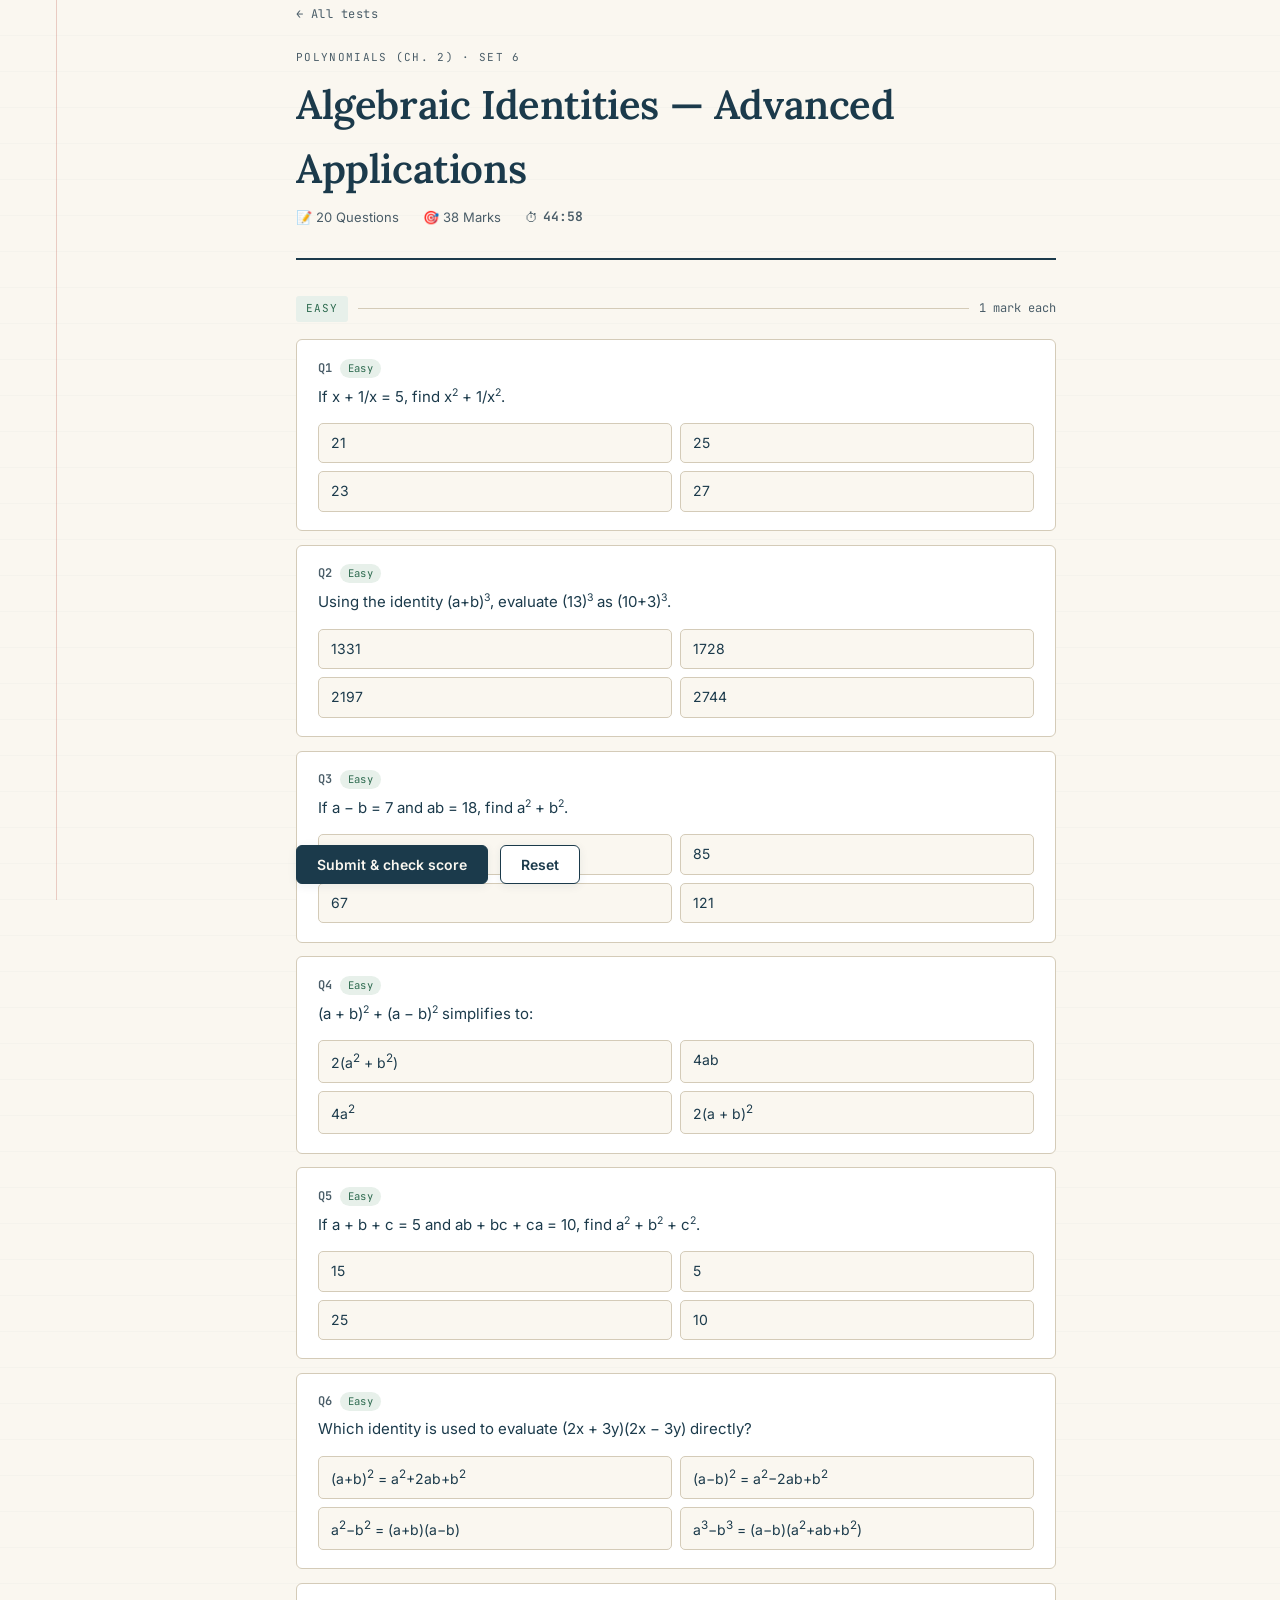
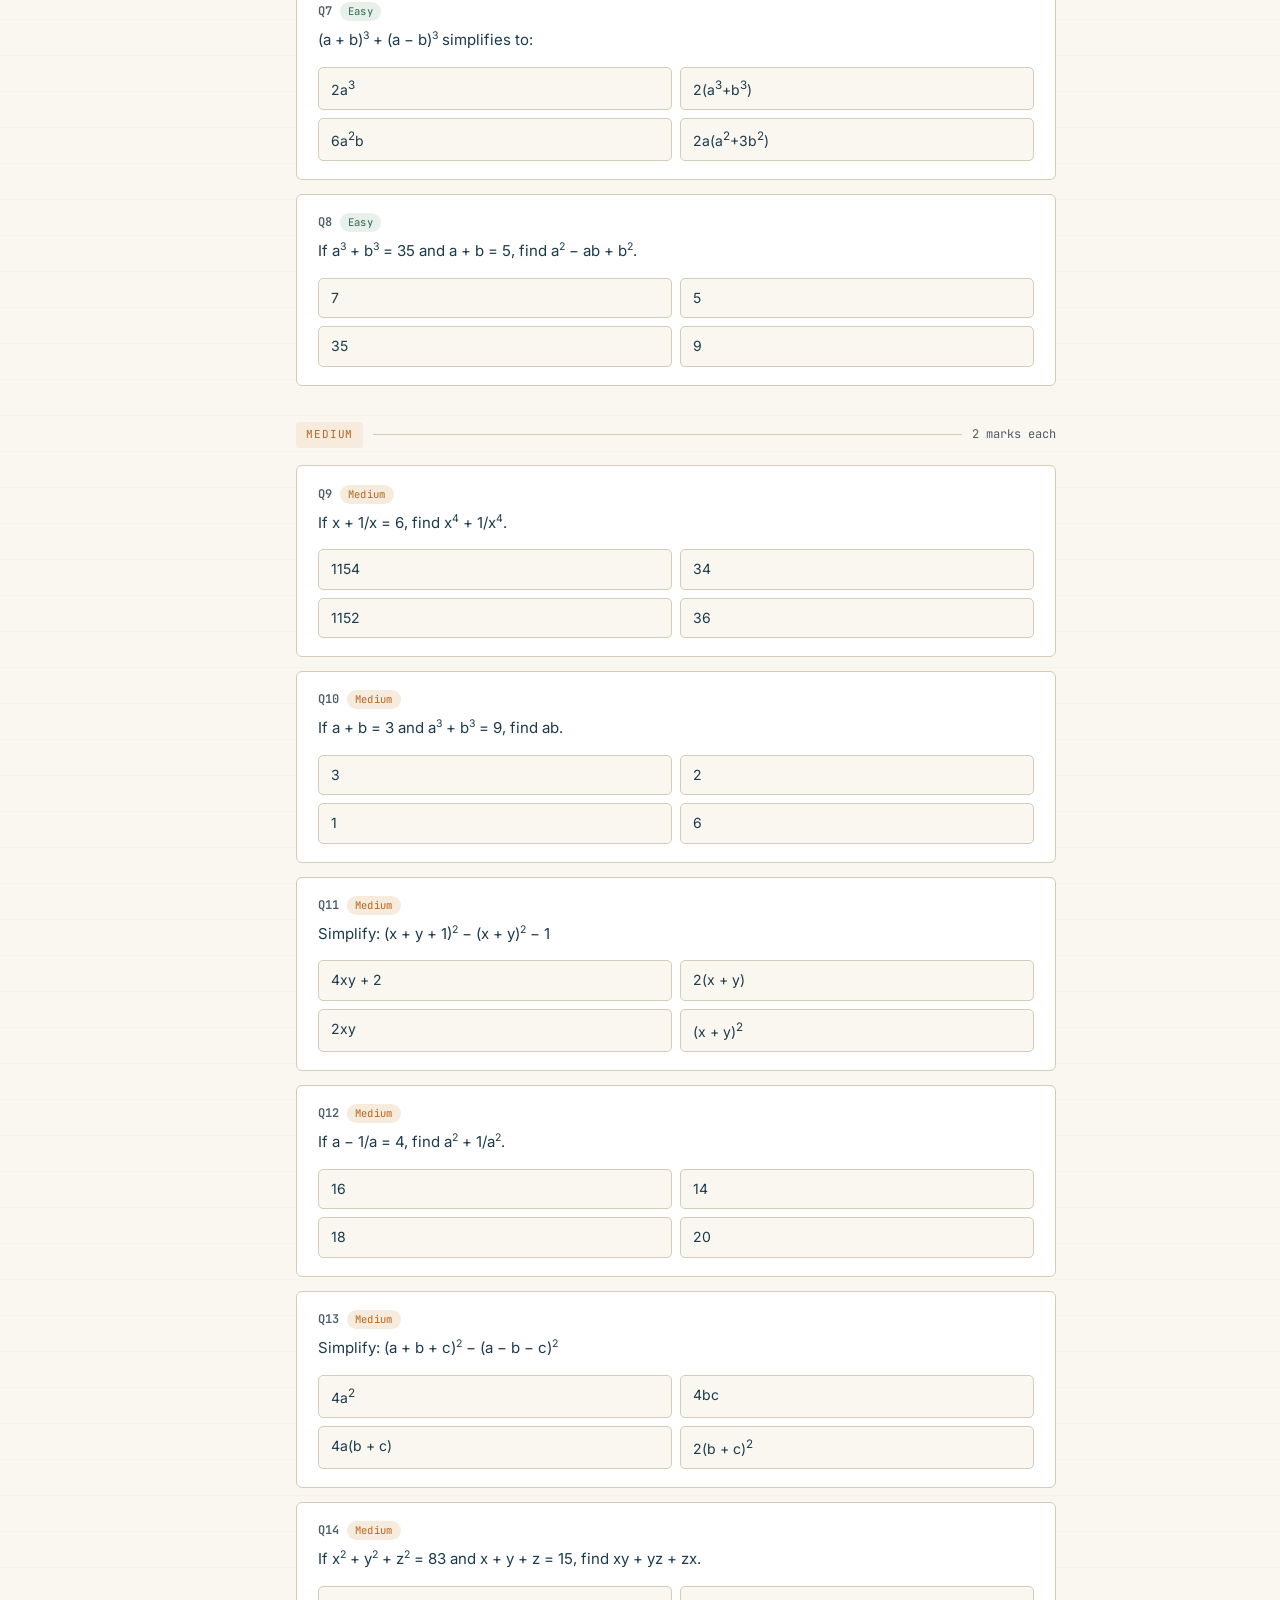
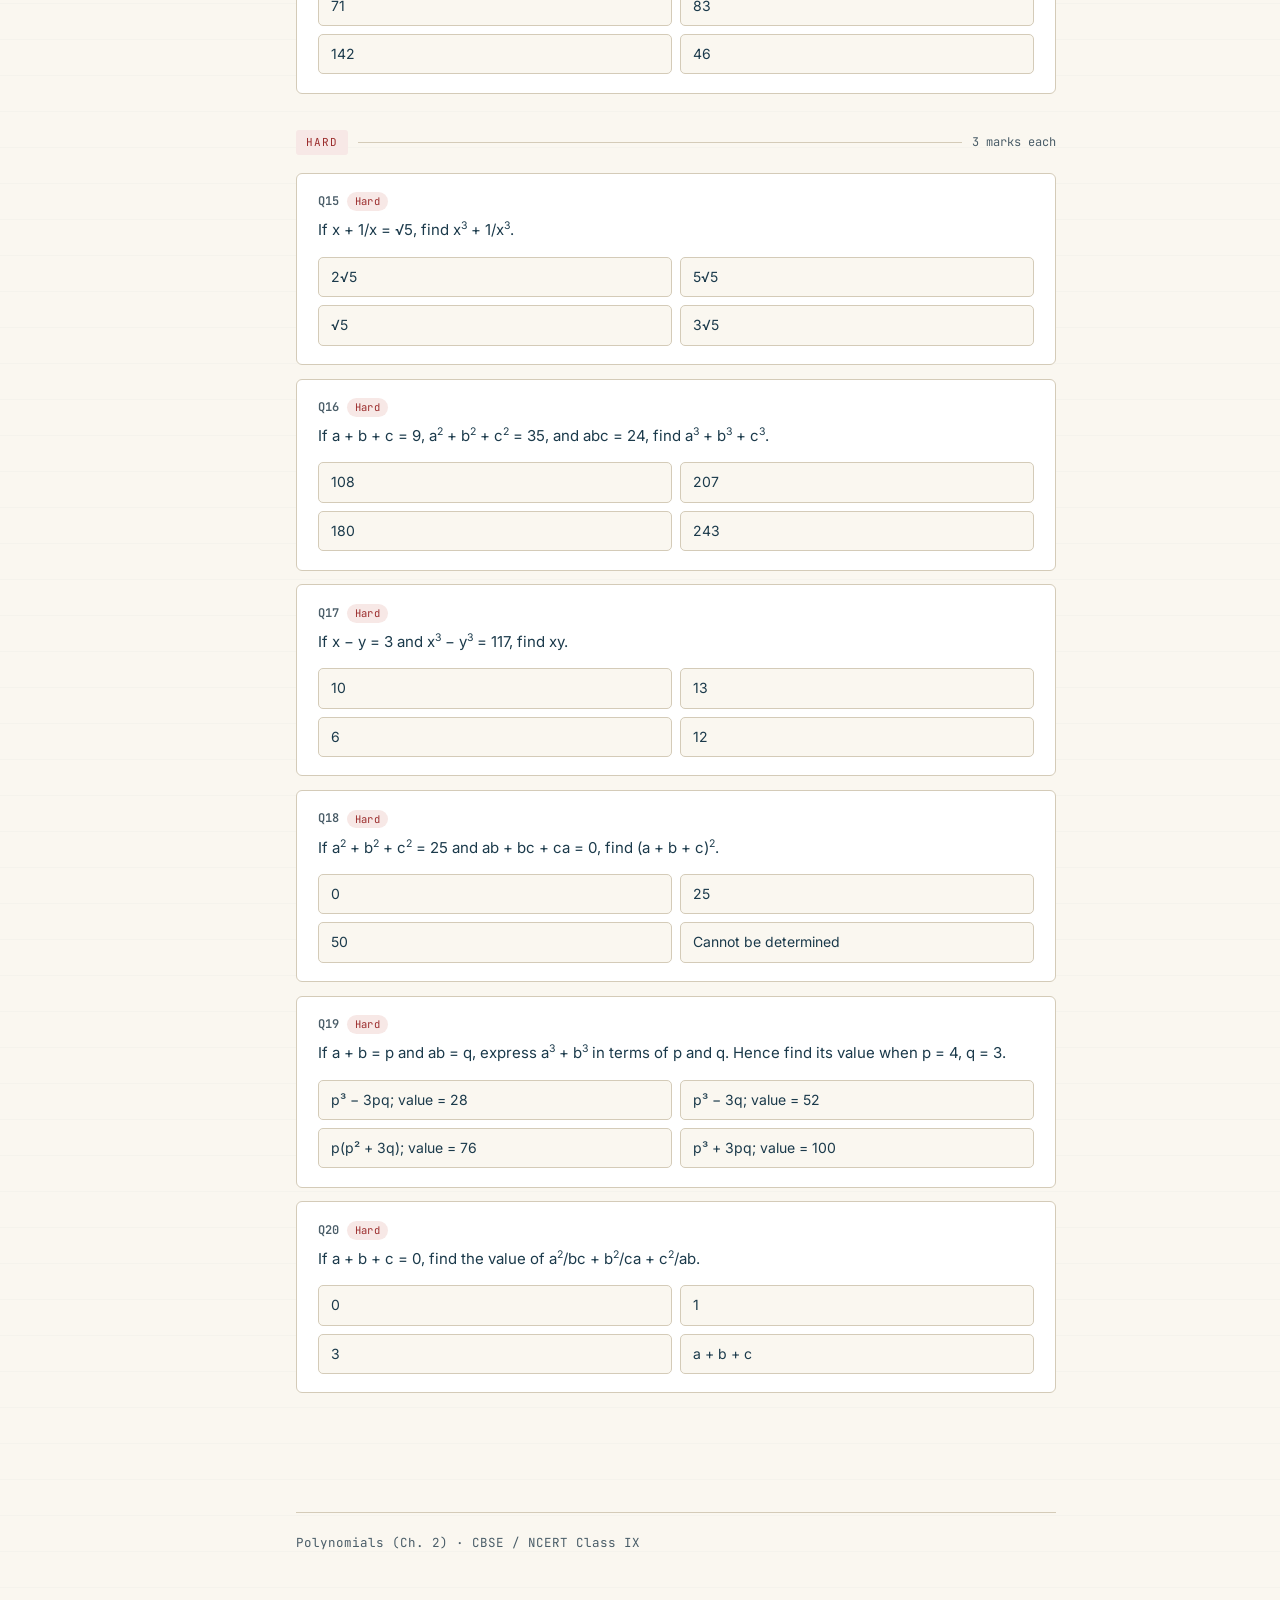
<file: arihant/class-nine/tests/algebraic-identities-set3.html>
<!DOCTYPE html>
<html lang="en">
<head>
<meta charset="UTF-8">
<meta name="viewport" content="width=device-width, initial-scale=1.0">
<title>Algebraic Identities — Advanced Applications — Baklee's Maths Practice</title>
<link rel="preconnect" href="https://fonts.googleapis.com">
<link href="https://fonts.googleapis.com/css2?family=Lora:wght@500;600;700&family=Inter:wght@400;500;600&family=JetBrains+Mono:wght@400;500;600&display=swap" rel="stylesheet">
<link rel="stylesheet" href="../assets/style.css">
</head>
<body>

<div class="margin-rule"></div>
<div class="wrap">

  <a class="back-link" href="../index.html">&larr; All tests</a>

  <header class="site-header" style="padding-top:0;">
    <p class="eyebrow">Polynomials (Ch. 2) &middot; Set 6</p>
    <h1>Algebraic Identities — Advanced Applications</h1>
    <div class="test-meta-bar">
      <span>📝 20 Questions</span>
      <span>🎯 38 Marks</span>
      <span>⏱ <span id="timerDisplay" class="timer-display">45:00</span></span>
    </div>
  </header>

  <main id="questions">
    <div class="section-divider easy">
      <span class="label">Easy</span>
      <span class="rule"></span>
      <span class="marks">1 mark each</span>
    </div>

    <!-- Each "Easy" here requires applying one identity with a small twist -->

    <div class="question">
      <div class="q-num-row">
        <span class="q-num">Q1</span>
        <span class="diff-pill easy">Easy</span>
      </div>
      <div class="q-text">If x + 1/x = 5, find x<sup>2</sup> + 1/x<sup>2</sup>.</div>
      <div class="options">
        <div class="opt" data-q="1" data-opt="A">21</div>
        <div class="opt" data-q="1" data-opt="B">25</div>
        <div class="opt" data-q="1" data-opt="C">23</div>
        <div class="opt" data-q="1" data-opt="D">27</div>
      </div>
      <div class="hint-box" id="hint-1"><strong>Hint:</strong> Square both sides: (x+1/x)² = x²+2+1/x² = 25 ⟹ x²+1/x² = 23.</div>
    </div>

    <div class="question">
      <div class="q-num-row">
        <span class="q-num">Q2</span>
        <span class="diff-pill easy">Easy</span>
      </div>
      <div class="q-text">Using the identity (a+b)<sup>3</sup>, evaluate (13)<sup>3</sup> as (10+3)<sup>3</sup>.</div>
      <div class="options">
        <div class="opt" data-q="2" data-opt="A">1331</div>
        <div class="opt" data-q="2" data-opt="B">1728</div>
        <div class="opt" data-q="2" data-opt="C">2197</div>
        <div class="opt" data-q="2" data-opt="D">2744</div>
      </div>
      <div class="hint-box" id="hint-2"><strong>Hint:</strong> 10³+3(10²)(3)+3(10)(9)+27 = 1000+900+270+27 = 2197.</div>
    </div>

    <div class="question">
      <div class="q-num-row">
        <span class="q-num">Q3</span>
        <span class="diff-pill easy">Easy</span>
      </div>
      <div class="q-text">If a − b = 7 and ab = 18, find a<sup>2</sup> + b<sup>2</sup>.</div>
      <div class="options">
        <div class="opt" data-q="3" data-opt="A">49</div>
        <div class="opt" data-q="3" data-opt="B">85</div>
        <div class="opt" data-q="3" data-opt="C">67</div>
        <div class="opt" data-q="3" data-opt="D">121</div>
      </div>
      <div class="hint-box" id="hint-3"><strong>Hint:</strong> a²+b² = (a−b)²+2ab = 49+36 = 85.</div>
    </div>

    <div class="question">
      <div class="q-num-row">
        <span class="q-num">Q4</span>
        <span class="diff-pill easy">Easy</span>
      </div>
      <div class="q-text">(a + b)<sup>2</sup> + (a − b)<sup>2</sup> simplifies to:</div>
      <div class="options">
        <div class="opt" data-q="4" data-opt="A">2(a<sup>2</sup> + b<sup>2</sup>)</div>
        <div class="opt" data-q="4" data-opt="B">4ab</div>
        <div class="opt" data-q="4" data-opt="C">4a<sup>2</sup></div>
        <div class="opt" data-q="4" data-opt="D">2(a + b)<sup>2</sup></div>
      </div>
      <div class="hint-box" id="hint-4"><strong>Hint:</strong> (a²+2ab+b²)+(a²−2ab+b²) = 2a²+2b² = 2(a²+b²).</div>
    </div>

    <div class="question">
      <div class="q-num-row">
        <span class="q-num">Q5</span>
        <span class="diff-pill easy">Easy</span>
      </div>
      <div class="q-text">If a + b + c = 5 and ab + bc + ca = 10, find a<sup>2</sup> + b<sup>2</sup> + c<sup>2</sup>.</div>
      <div class="options">
        <div class="opt" data-q="5" data-opt="A">15</div>
        <div class="opt" data-q="5" data-opt="B">5</div>
        <div class="opt" data-q="5" data-opt="C">25</div>
        <div class="opt" data-q="5" data-opt="D">10</div>
      </div>
      <div class="hint-box" id="hint-5"><strong>Hint:</strong> (a+b+c)²=a²+b²+c²+2(ab+bc+ca) ⟹ 25=a²+b²+c²+20 ⟹ a²+b²+c²=5.</div>
    </div>

    <div class="question">
      <div class="q-num-row">
        <span class="q-num">Q6</span>
        <span class="diff-pill easy">Easy</span>
      </div>
      <div class="q-text">Which identity is used to evaluate (2x + 3y)(2x − 3y) directly?</div>
      <div class="options">
        <div class="opt" data-q="6" data-opt="A">(a+b)<sup>2</sup> = a<sup>2</sup>+2ab+b<sup>2</sup></div>
        <div class="opt" data-q="6" data-opt="B">(a−b)<sup>2</sup> = a<sup>2</sup>−2ab+b<sup>2</sup></div>
        <div class="opt" data-q="6" data-opt="C">a<sup>2</sup>−b<sup>2</sup> = (a+b)(a−b)</div>
        <div class="opt" data-q="6" data-opt="D">a<sup>3</sup>−b<sup>3</sup> = (a−b)(a<sup>2</sup>+ab+b<sup>2</sup>)</div>
      </div>
      <div class="hint-box" id="hint-6"><strong>Hint:</strong> The product of a sum and difference is (a+b)(a−b) = a²−b². Here it gives (2x)²−(3y)² = 4x²−9y².</div>
    </div>

    <div class="question">
      <div class="q-num-row">
        <span class="q-num">Q7</span>
        <span class="diff-pill easy">Easy</span>
      </div>
      <div class="q-text">(a + b)<sup>3</sup> + (a − b)<sup>3</sup> simplifies to:</div>
      <div class="options">
        <div class="opt" data-q="7" data-opt="A">2a<sup>3</sup></div>
        <div class="opt" data-q="7" data-opt="B">2(a<sup>3</sup>+b<sup>3</sup>)</div>
        <div class="opt" data-q="7" data-opt="C">6a<sup>2</sup>b</div>
        <div class="opt" data-q="7" data-opt="D">2a(a<sup>2</sup>+3b<sup>2</sup>)</div>
      </div>
      <div class="hint-box" id="hint-7"><strong>Hint:</strong> Expand both — odd-power b terms cancel. Result = 2a³+6ab² = 2a(a²+3b²).</div>
    </div>

    <div class="question">
      <div class="q-num-row">
        <span class="q-num">Q8</span>
        <span class="diff-pill easy">Easy</span>
      </div>
      <div class="q-text">If a<sup>3</sup> + b<sup>3</sup> = 35 and a + b = 5, find a<sup>2</sup> − ab + b<sup>2</sup>.</div>
      <div class="options">
        <div class="opt" data-q="8" data-opt="A">7</div>
        <div class="opt" data-q="8" data-opt="B">5</div>
        <div class="opt" data-q="8" data-opt="C">35</div>
        <div class="opt" data-q="8" data-opt="D">9</div>
      </div>
      <div class="hint-box" id="hint-8"><strong>Hint:</strong> a³+b³ = (a+b)(a²−ab+b²) ⟹ 35 = 5×(a²−ab+b²) ⟹ a²−ab+b² = 7.</div>
    </div>

    <div class="section-divider medium">
      <span class="label">Medium</span>
      <span class="rule"></span>
      <span class="marks">2 marks each</span>
    </div>

    <!-- Medium: two-step chains and combined symmetric expressions -->

    <div class="question">
      <div class="q-num-row">
        <span class="q-num">Q9</span>
        <span class="diff-pill medium">Medium</span>
      </div>
      <div class="q-text">If x + 1/x = 6, find x<sup>4</sup> + 1/x<sup>4</sup>.</div>
      <div class="options">
        <div class="opt" data-q="9" data-opt="A">1154</div>
        <div class="opt" data-q="9" data-opt="B">34</div>
        <div class="opt" data-q="9" data-opt="C">1152</div>
        <div class="opt" data-q="9" data-opt="D">36</div>
      </div>
      <div class="hint-box" id="hint-9"><strong>Hint:</strong> First find x²+1/x² = (x+1/x)²−2 = 34. Then x⁴+1/x⁴ = (x²+1/x²)²−2 = 1156−2 = 1154.</div>
    </div>

    <div class="question">
      <div class="q-num-row">
        <span class="q-num">Q10</span>
        <span class="diff-pill medium">Medium</span>
      </div>
      <div class="q-text">If a + b = 3 and a<sup>3</sup> + b<sup>3</sup> = 9, find ab.</div>
      <div class="options">
        <div class="opt" data-q="10" data-opt="A">3</div>
        <div class="opt" data-q="10" data-opt="B">2</div>
        <div class="opt" data-q="10" data-opt="C">1</div>
        <div class="opt" data-q="10" data-opt="D">6</div>
      </div>
      <div class="hint-box" id="hint-10"><strong>Hint:</strong> a³+b³=(a+b)((a+b)²−3ab) ⟹ 9=3(9−3ab) ⟹ 3=9−3ab ⟹ ab=2.</div>
    </div>

    <div class="question">
      <div class="q-num-row">
        <span class="q-num">Q11</span>
        <span class="diff-pill medium">Medium</span>
      </div>
      <div class="q-text">Simplify: (x + y + 1)<sup>2</sup> − (x + y)<sup>2</sup> − 1</div>
      <div class="options">
        <div class="opt" data-q="11" data-opt="A">4xy + 2</div>
        <div class="opt" data-q="11" data-opt="B">2(x + y)</div>
        <div class="opt" data-q="11" data-opt="C">2xy</div>
        <div class="opt" data-q="11" data-opt="D">(x + y)<sup>2</sup></div>
      </div>
      <div class="hint-box" id="hint-11"><strong>Hint:</strong> (x+y+1)² = (x+y)²+2(x+y)+1. Subtracting (x+y)² and 1 leaves 2(x+y).</div>
    </div>

    <div class="question">
      <div class="q-num-row">
        <span class="q-num">Q12</span>
        <span class="diff-pill medium">Medium</span>
      </div>
      <div class="q-text">If a − 1/a = 4, find a<sup>2</sup> + 1/a<sup>2</sup>.</div>
      <div class="options">
        <div class="opt" data-q="12" data-opt="A">16</div>
        <div class="opt" data-q="12" data-opt="B">14</div>
        <div class="opt" data-q="12" data-opt="C">18</div>
        <div class="opt" data-q="12" data-opt="D">20</div>
      </div>
      <div class="hint-box" id="hint-12"><strong>Hint:</strong> (a−1/a)² = a²−2+1/a² = 16 ⟹ a²+1/a² = 18.</div>
    </div>

    <div class="question">
      <div class="q-num-row">
        <span class="q-num">Q13</span>
        <span class="diff-pill medium">Medium</span>
      </div>
      <div class="q-text">Simplify: (a + b + c)<sup>2</sup> − (a − b − c)<sup>2</sup></div>
      <div class="options">
        <div class="opt" data-q="13" data-opt="A">4a<sup>2</sup></div>
        <div class="opt" data-q="13" data-opt="B">4bc</div>
        <div class="opt" data-q="13" data-opt="C">4a(b + c)</div>
        <div class="opt" data-q="13" data-opt="D">2(b + c)<sup>2</sup></div>
      </div>
      <div class="hint-box" id="hint-13"><strong>Hint:</strong> Let s=b+c. Then (a+s)²−(a−s)² = 4as = 4a(b+c). Cross-check: all ab and ca terms double, bc terms cancel.</div>
    </div>

    <div class="question">
      <div class="q-num-row">
        <span class="q-num">Q14</span>
        <span class="diff-pill medium">Medium</span>
      </div>
      <div class="q-text">If x<sup>2</sup> + y<sup>2</sup> + z<sup>2</sup> = 83 and x + y + z = 15, find xy + yz + zx.</div>
      <div class="options">
        <div class="opt" data-q="14" data-opt="A">71</div>
        <div class="opt" data-q="14" data-opt="B">83</div>
        <div class="opt" data-q="14" data-opt="C">142</div>
        <div class="opt" data-q="14" data-opt="D">46</div>
      </div>
      <div class="hint-box" id="hint-14"><strong>Hint:</strong> (x+y+z)²=x²+y²+z²+2(xy+yz+zx) ⟹ 225=83+2(xy+yz+zx) ⟹ xy+yz+zx=71.</div>
    </div>

    <div class="section-divider hard">
      <span class="label">Hard</span>
      <span class="rule"></span>
      <span class="marks">3 marks each</span>
    </div>

    <!-- Hard: multi-step chains requiring 2–3 identities in sequence -->

    <div class="question">
      <div class="q-num-row">
        <span class="q-num">Q15</span>
        <span class="diff-pill hard">Hard</span>
      </div>
      <div class="q-text">If x + 1/x = √5, find x<sup>3</sup> + 1/x<sup>3</sup>.</div>
      <div class="options">
        <div class="opt" data-q="15" data-opt="A">2√5</div>
        <div class="opt" data-q="15" data-opt="B">5√5</div>
        <div class="opt" data-q="15" data-opt="C">√5</div>
        <div class="opt" data-q="15" data-opt="D">3√5</div>
      </div>
      <div class="hint-box" id="hint-15"><strong>Hint:</strong> x³+1/x³ = (x+1/x)((x+1/x)²−3) = √5×(5−3) = 2√5.</div>
    </div>

    <div class="question">
      <div class="q-num-row">
        <span class="q-num">Q16</span>
        <span class="diff-pill hard">Hard</span>
      </div>
      <div class="q-text">If a + b + c = 9, a<sup>2</sup> + b<sup>2</sup> + c<sup>2</sup> = 35, and abc = 24, find a<sup>3</sup> + b<sup>3</sup> + c<sup>3</sup>.</div>
      <div class="options">
        <div class="opt" data-q="16" data-opt="A">108</div>
        <div class="opt" data-q="16" data-opt="B">207</div>
        <div class="opt" data-q="16" data-opt="C">180</div>
        <div class="opt" data-q="16" data-opt="D">243</div>
      </div>
      <div class="hint-box" id="hint-16"><strong>Hint:</strong> ab+bc+ca = (81−35)/2 = 23. a²+b²+c²−ab−bc−ca = 12. a³+b³+c³ = 3abc+(a+b+c)(12) = 72+108 = 180.</div>
    </div>

    <div class="question">
      <div class="q-num-row">
        <span class="q-num">Q17</span>
        <span class="diff-pill hard">Hard</span>
      </div>
      <div class="q-text">If x − y = 3 and x<sup>3</sup> − y<sup>3</sup> = 117, find xy.</div>
      <div class="options">
        <div class="opt" data-q="17" data-opt="A">10</div>
        <div class="opt" data-q="17" data-opt="B">13</div>
        <div class="opt" data-q="17" data-opt="C">6</div>
        <div class="opt" data-q="17" data-opt="D">12</div>
      </div>
      <div class="hint-box" id="hint-17"><strong>Hint:</strong> x³−y³=(x−y)((x−y)²+3xy)=3(9+3xy)=117 ⟹ 9+3xy=39 ⟹ xy=10.</div>
    </div>

    <div class="question">
      <div class="q-num-row">
        <span class="q-num">Q18</span>
        <span class="diff-pill hard">Hard</span>
      </div>
      <div class="q-text">If a<sup>2</sup> + b<sup>2</sup> + c<sup>2</sup> = 25 and ab + bc + ca = 0, find (a + b + c)<sup>2</sup>.</div>
      <div class="options">
        <div class="opt" data-q="18" data-opt="A">0</div>
        <div class="opt" data-q="18" data-opt="B">25</div>
        <div class="opt" data-q="18" data-opt="C">50</div>
        <div class="opt" data-q="18" data-opt="D">Cannot be determined</div>
      </div>
      <div class="hint-box" id="hint-18"><strong>Hint:</strong> (a+b+c)²=a²+b²+c²+2(ab+bc+ca) = 25+0 = 25.</div>
    </div>

    <div class="question">
      <div class="q-num-row">
        <span class="q-num">Q19</span>
        <span class="diff-pill hard">Hard</span>
      </div>
      <div class="q-text">If a + b = p and ab = q, express a<sup>3</sup> + b<sup>3</sup> in terms of p and q. Hence find its value when p = 4, q = 3.</div>
      <div class="options">
        <div class="opt" data-q="19" data-opt="A">p³ − 3pq; value = 28</div>
        <div class="opt" data-q="19" data-opt="B">p³ − 3q; value = 52</div>
        <div class="opt" data-q="19" data-opt="C">p(p² + 3q); value = 76</div>
        <div class="opt" data-q="19" data-opt="D">p³ + 3pq; value = 100</div>
      </div>
      <div class="hint-box" id="hint-19"><strong>Hint:</strong> a³+b³=(a+b)³−3ab(a+b) = p³−3qp. At p=4, q=3: 64−36 = 28.</div>
    </div>

    <div class="question">
      <div class="q-num-row">
        <span class="q-num">Q20</span>
        <span class="diff-pill hard">Hard</span>
      </div>
      <div class="q-text">If a + b + c = 0, find the value of a<sup>2</sup>/bc + b<sup>2</sup>/ca + c<sup>2</sup>/ab.</div>
      <div class="options">
        <div class="opt" data-q="20" data-opt="A">0</div>
        <div class="opt" data-q="20" data-opt="B">1</div>
        <div class="opt" data-q="20" data-opt="C">3</div>
        <div class="opt" data-q="20" data-opt="D">a + b + c</div>
      </div>
      <div class="hint-box" id="hint-20"><strong>Hint:</strong> Combine over common denominator: (a³+b³+c³)/abc. Since a+b+c=0, a³+b³+c³=3abc. So the value = 3abc/abc = 3.</div>
    </div>

  </main>

  <div class="action-bar">
    <button class="btn primary" id="submitBtn">Submit &amp; check score</button>
    <button class="btn" id="keyBtn">Show / hide hints</button>
    <button class="btn" id="resetBtn">Reset</button>
  </div>

  <div class="score-box" id="scoreBox">
    <div class="score-num" id="scoreNum">—</div>
    <div class="score-label" id="scoreLabel"></div>
    <div class="score-breakdown" id="scoreBreakdown"></div>
  </div>

  <footer class="site-footer">
    Polynomials (Ch. 2) &middot; CBSE / NCERT Class IX
  </footer>

</div>

<script>
window.TEST = {"title": "Algebraic Identities — Advanced Applications", "chapter": "Polynomials (Ch. 2)", "marks": 38, "time": 45, "questions": [{"num": 1, "diff": "Easy", "marks": 1, "correct": "C"}, {"num": 2, "diff": "Easy", "marks": 1, "correct": "C"}, {"num": 3, "diff": "Easy", "marks": 1, "correct": "B"}, {"num": 4, "diff": "Easy", "marks": 1, "correct": "A"}, {"num": 5, "diff": "Easy", "marks": 1, "correct": "B"}, {"num": 6, "diff": "Easy", "marks": 1, "correct": "C"}, {"num": 7, "diff": "Easy", "marks": 1, "correct": "D"}, {"num": 8, "diff": "Easy", "marks": 1, "correct": "A"}, {"num": 9, "diff": "Medium", "marks": 2, "correct": "A"}, {"num": 10, "diff": "Medium", "marks": 2, "correct": "B"}, {"num": 11, "diff": "Medium", "marks": 2, "correct": "B"}, {"num": 12, "diff": "Medium", "marks": 2, "correct": "C"}, {"num": 13, "diff": "Medium", "marks": 2, "correct": "C"}, {"num": 14, "diff": "Medium", "marks": 2, "correct": "A"}, {"num": 15, "diff": "Hard", "marks": 3, "correct": "A"}, {"num": 16, "diff": "Hard", "marks": 3, "correct": "C"}, {"num": 17, "diff": "Hard", "marks": 3, "correct": "A"}, {"num": 18, "diff": "Hard", "marks": 3, "correct": "B"}, {"num": 19, "diff": "Hard", "marks": 3, "correct": "A"}, {"num": 20, "diff": "Hard", "marks": 3, "correct": "C"}]};
</script>
<script src="../assets/test-engine.js"></script>
</body>
</html>
</file>
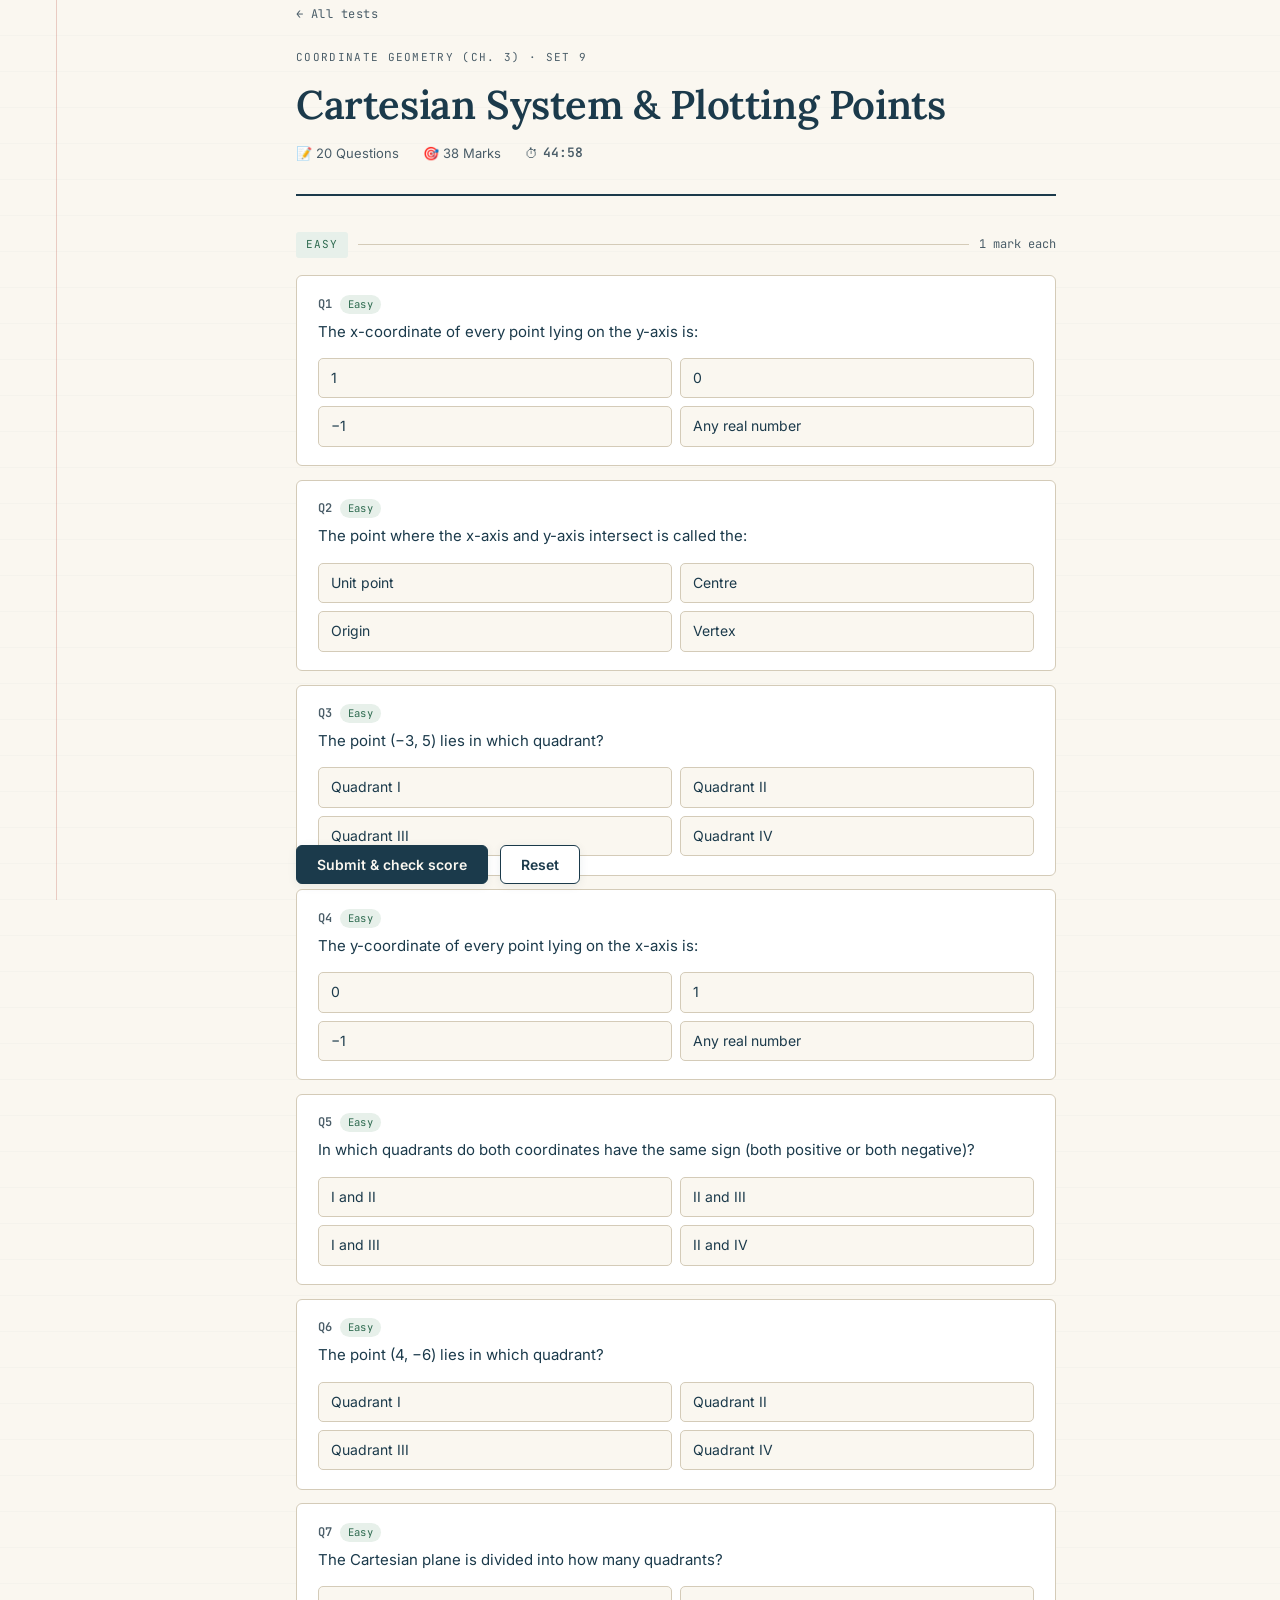
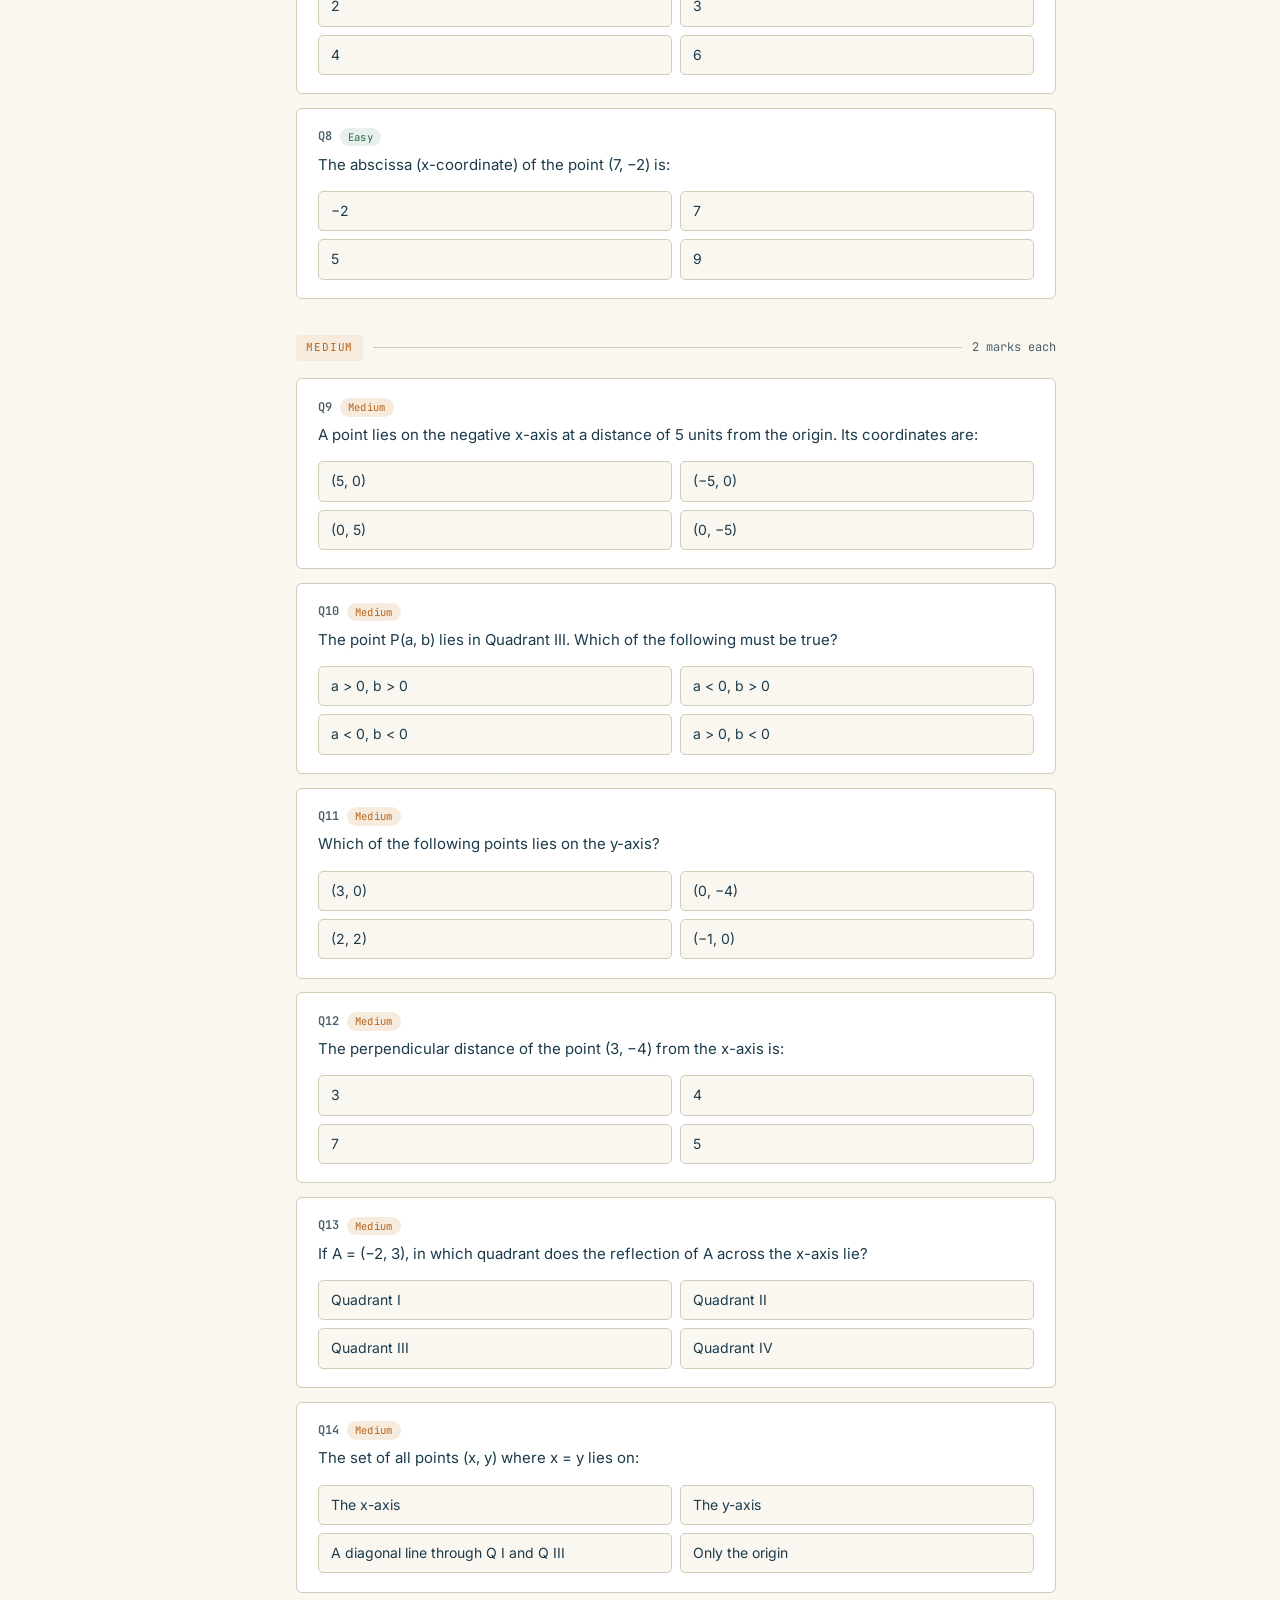
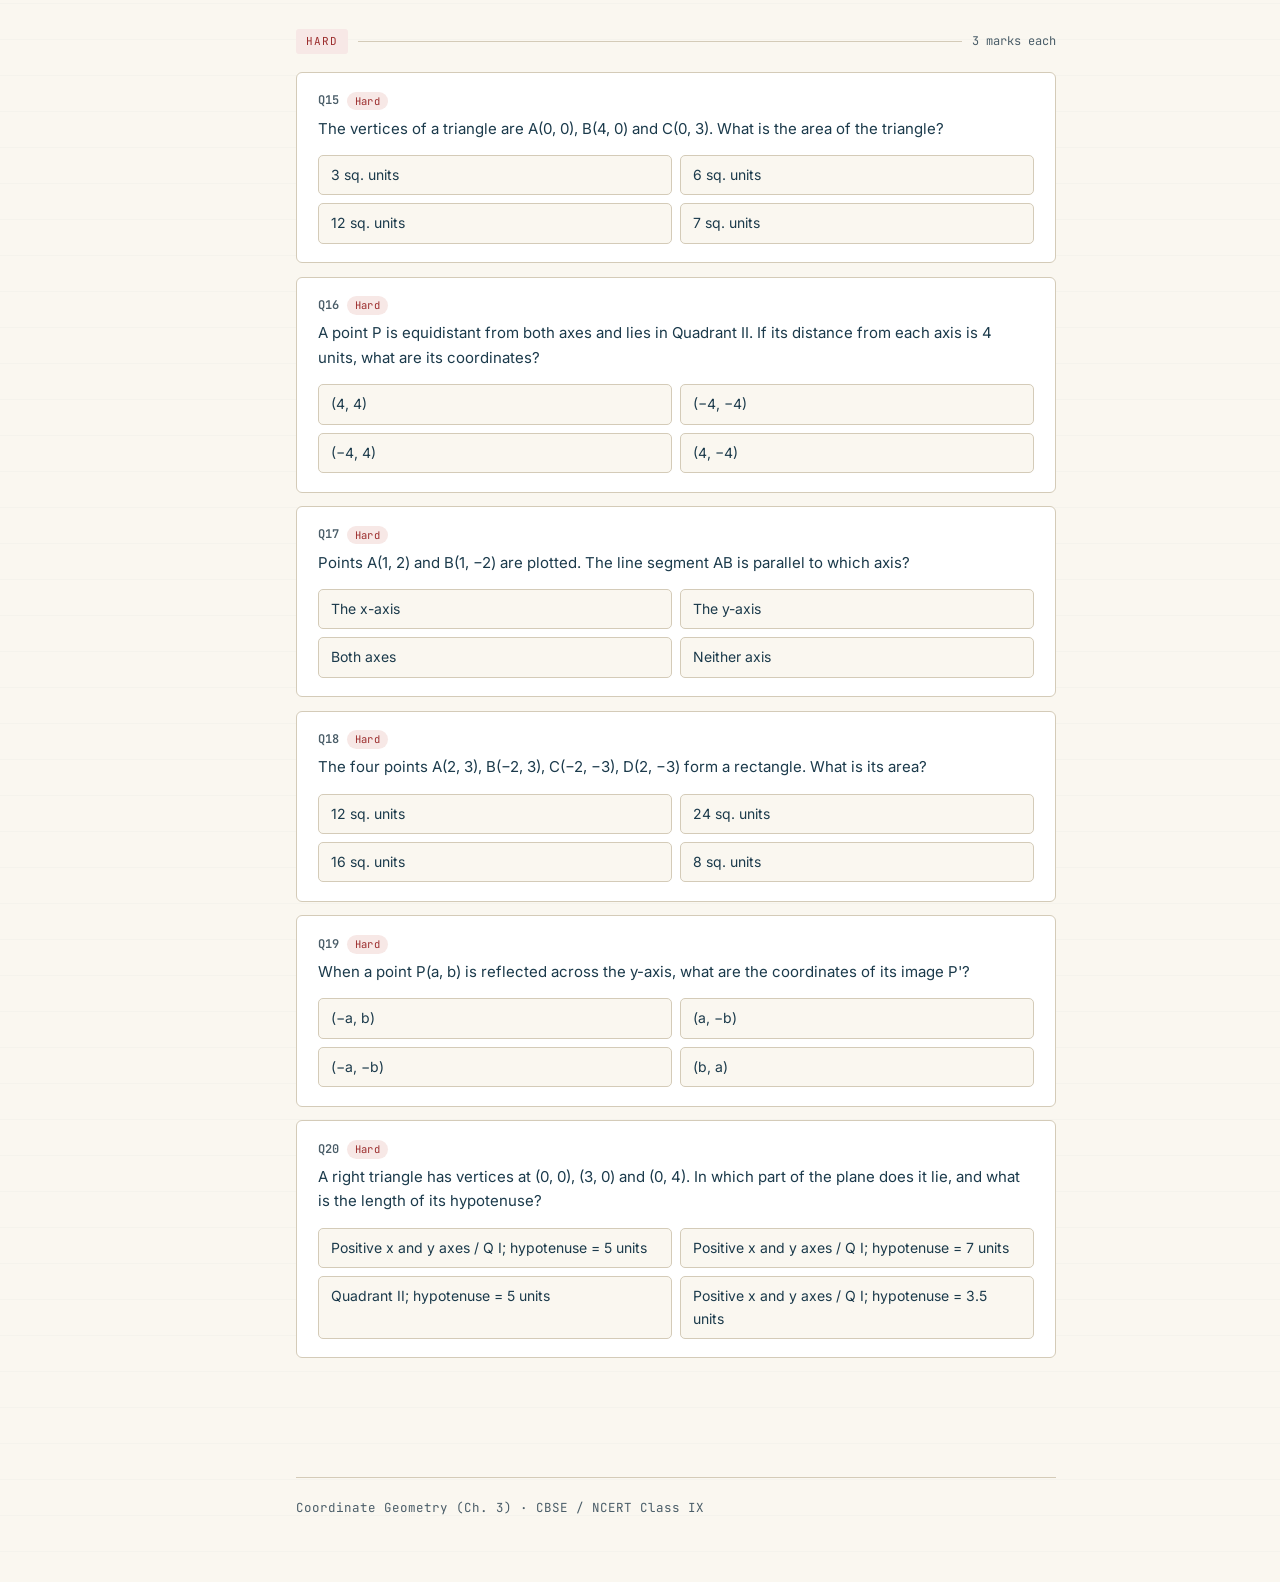
<file: arihant/class-nine/tests/coordinate-geometry-set1.html>
<!DOCTYPE html>
<html lang="en">
<head>
<meta charset="UTF-8">
<meta name="viewport" content="width=device-width, initial-scale=1.0">
<title>Coordinate Geometry — Cartesian System &amp; Plotting — Baklee's Maths Practice</title>
<link rel="preconnect" href="https://fonts.googleapis.com">
<link href="https://fonts.googleapis.com/css2?family=Lora:wght@500;600;700&family=Inter:wght@400;500;600&family=JetBrains+Mono:wght@400;500;600&display=swap" rel="stylesheet">
<link rel="stylesheet" href="../assets/style.css">
</head>
<body>

<div class="margin-rule"></div>
<div class="wrap">

  <a class="back-link" href="../index.html">&larr; All tests</a>

  <header class="site-header" style="padding-top:0;">
    <p class="eyebrow">Coordinate Geometry (Ch. 3) &middot; Set 9</p>
    <h1>Cartesian System &amp; Plotting Points</h1>
    <div class="test-meta-bar">
      <span>📝 20 Questions</span>
      <span>🎯 38 Marks</span>
      <span>⏱ <span id="timerDisplay" class="timer-display">45:00</span></span>
    </div>
  </header>

  <main id="questions">

    <div class="section-divider easy">
      <span class="label">Easy</span>
      <span class="rule"></span>
      <span class="marks">1 mark each</span>
    </div>

    <div class="question">
      <div class="q-num-row"><span class="q-num">Q1</span><span class="diff-pill easy">Easy</span></div>
      <div class="q-text">The x-coordinate of every point lying on the y-axis is:</div>
      <div class="options">
        <div class="opt" data-q="1" data-opt="A">1</div>
        <div class="opt" data-q="1" data-opt="B">0</div>
        <div class="opt" data-q="1" data-opt="C">−1</div>
        <div class="opt" data-q="1" data-opt="D">Any real number</div>
      </div>
      <div class="hint-box" id="hint-1"><strong>Hint:</strong> The y-axis is the vertical line where x = 0. Every point on it looks like (0, y) for some y — so the x-coordinate is always 0.</div>
    </div>

    <div class="question">
      <div class="q-num-row"><span class="q-num">Q2</span><span class="diff-pill easy">Easy</span></div>
      <div class="q-text">The point where the x-axis and y-axis intersect is called the:</div>
      <div class="options">
        <div class="opt" data-q="2" data-opt="A">Unit point</div>
        <div class="opt" data-q="2" data-opt="B">Centre</div>
        <div class="opt" data-q="2" data-opt="C">Origin</div>
        <div class="opt" data-q="2" data-opt="D">Vertex</div>
      </div>
      <div class="hint-box" id="hint-2"><strong>Hint:</strong> The intersection point of the two axes is the Origin, with coordinates (0, 0). It is the reference point for the entire Cartesian plane.</div>
    </div>

    <div class="question">
      <div class="q-num-row"><span class="q-num">Q3</span><span class="diff-pill easy">Easy</span></div>
      <div class="q-text">The point (−3, 5) lies in which quadrant?</div>
      <div class="options">
        <div class="opt" data-q="3" data-opt="A">Quadrant I</div>
        <div class="opt" data-q="3" data-opt="B">Quadrant II</div>
        <div class="opt" data-q="3" data-opt="C">Quadrant III</div>
        <div class="opt" data-q="3" data-opt="D">Quadrant IV</div>
      </div>
      <div class="hint-box" id="hint-3"><strong>Hint:</strong> x is negative, y is positive → Quadrant II (top-left). Remember: I (+,+), II (−,+), III (−,−), IV (+,−).</div>
    </div>

    <div class="question">
      <div class="q-num-row"><span class="q-num">Q4</span><span class="diff-pill easy">Easy</span></div>
      <div class="q-text">The y-coordinate of every point lying on the x-axis is:</div>
      <div class="options">
        <div class="opt" data-q="4" data-opt="A">0</div>
        <div class="opt" data-q="4" data-opt="B">1</div>
        <div class="opt" data-q="4" data-opt="C">−1</div>
        <div class="opt" data-q="4" data-opt="D">Any real number</div>
      </div>
      <div class="hint-box" id="hint-4"><strong>Hint:</strong> The x-axis is the horizontal line where y = 0. Every point on it looks like (x, 0) — so the y-coordinate is always 0.</div>
    </div>

    <div class="question">
      <div class="q-num-row"><span class="q-num">Q5</span><span class="diff-pill easy">Easy</span></div>
      <div class="q-text">In which quadrants do both coordinates have the same sign (both positive or both negative)?</div>
      <div class="options">
        <div class="opt" data-q="5" data-opt="A">I and II</div>
        <div class="opt" data-q="5" data-opt="B">II and III</div>
        <div class="opt" data-q="5" data-opt="C">I and III</div>
        <div class="opt" data-q="5" data-opt="D">II and IV</div>
      </div>
      <div class="hint-box" id="hint-5"><strong>Hint:</strong> Quadrant I: (+,+) — same sign ✓. Quadrant III: (−,−) — same sign ✓. In II and IV the signs are opposite.</div>
    </div>

    <div class="question">
      <div class="q-num-row"><span class="q-num">Q6</span><span class="diff-pill easy">Easy</span></div>
      <div class="q-text">The point (4, −6) lies in which quadrant?</div>
      <div class="options">
        <div class="opt" data-q="6" data-opt="A">Quadrant I</div>
        <div class="opt" data-q="6" data-opt="B">Quadrant II</div>
        <div class="opt" data-q="6" data-opt="C">Quadrant III</div>
        <div class="opt" data-q="6" data-opt="D">Quadrant IV</div>
      </div>
      <div class="hint-box" id="hint-6"><strong>Hint:</strong> x = 4 (positive), y = −6 (negative) → Quadrant IV (bottom-right).</div>
    </div>

    <div class="question">
      <div class="q-num-row"><span class="q-num">Q7</span><span class="diff-pill easy">Easy</span></div>
      <div class="q-text">The Cartesian plane is divided into how many quadrants?</div>
      <div class="options">
        <div class="opt" data-q="7" data-opt="A">2</div>
        <div class="opt" data-q="7" data-opt="B">3</div>
        <div class="opt" data-q="7" data-opt="C">4</div>
        <div class="opt" data-q="7" data-opt="D">6</div>
      </div>
      <div class="hint-box" id="hint-7"><strong>Hint:</strong> The two axes divide the plane into exactly 4 quadrants, numbered I to IV going anti-clockwise from the top-right.</div>
    </div>

    <div class="question">
      <div class="q-num-row"><span class="q-num">Q8</span><span class="diff-pill easy">Easy</span></div>
      <div class="q-text">The abscissa (x-coordinate) of the point (7, −2) is:</div>
      <div class="options">
        <div class="opt" data-q="8" data-opt="A">−2</div>
        <div class="opt" data-q="8" data-opt="B">7</div>
        <div class="opt" data-q="8" data-opt="C">5</div>
        <div class="opt" data-q="8" data-opt="D">9</div>
      </div>
      <div class="hint-box" id="hint-8"><strong>Hint:</strong> Abscissa = x-coordinate = the first number in the ordered pair. So for (7, −2), the abscissa is 7.</div>
    </div>

    <div class="section-divider medium">
      <span class="label">Medium</span>
      <span class="rule"></span>
      <span class="marks">2 marks each</span>
    </div>

    <div class="question">
      <div class="q-num-row"><span class="q-num">Q9</span><span class="diff-pill medium">Medium</span></div>
      <div class="q-text">A point lies on the negative x-axis at a distance of 5 units from the origin. Its coordinates are:</div>
      <div class="options">
        <div class="opt" data-q="9" data-opt="A">(5, 0)</div>
        <div class="opt" data-q="9" data-opt="B">(−5, 0)</div>
        <div class="opt" data-q="9" data-opt="C">(0, 5)</div>
        <div class="opt" data-q="9" data-opt="D">(0, −5)</div>
      </div>
      <div class="hint-box" id="hint-9"><strong>Hint:</strong> Points on the x-axis have y = 0. "Negative x-axis" means x &lt; 0. Distance 5 from origin → x = −5. So the point is (−5, 0).</div>
    </div>

    <div class="question">
      <div class="q-num-row"><span class="q-num">Q10</span><span class="diff-pill medium">Medium</span></div>
      <div class="q-text">The point P(a, b) lies in Quadrant III. Which of the following must be true?</div>
      <div class="options">
        <div class="opt" data-q="10" data-opt="A">a &gt; 0, b &gt; 0</div>
        <div class="opt" data-q="10" data-opt="B">a &lt; 0, b &gt; 0</div>
        <div class="opt" data-q="10" data-opt="C">a &lt; 0, b &lt; 0</div>
        <div class="opt" data-q="10" data-opt="D">a &gt; 0, b &lt; 0</div>
      </div>
      <div class="hint-box" id="hint-10"><strong>Hint:</strong> Quadrant III is the bottom-left region. Both x and y are negative there: (−,−).</div>
    </div>

    <div class="question">
      <div class="q-num-row"><span class="q-num">Q11</span><span class="diff-pill medium">Medium</span></div>
      <div class="q-text">Which of the following points lies on the y-axis?</div>
      <div class="options">
        <div class="opt" data-q="11" data-opt="A">(3, 0)</div>
        <div class="opt" data-q="11" data-opt="B">(0, −4)</div>
        <div class="opt" data-q="11" data-opt="C">(2, 2)</div>
        <div class="opt" data-q="11" data-opt="D">(−1, 0)</div>
      </div>
      <div class="hint-box" id="hint-11"><strong>Hint:</strong> A point lies on the y-axis when its x-coordinate is 0. Check: A has x=3, B has x=0 ✓, C has x=2, D has x=−1. Answer is B.</div>
    </div>

    <div class="question">
      <div class="q-num-row"><span class="q-num">Q12</span><span class="diff-pill medium">Medium</span></div>
      <div class="q-text">The perpendicular distance of the point (3, −4) from the x-axis is:</div>
      <div class="options">
        <div class="opt" data-q="12" data-opt="A">3</div>
        <div class="opt" data-q="12" data-opt="B">4</div>
        <div class="opt" data-q="12" data-opt="C">7</div>
        <div class="opt" data-q="12" data-opt="D">5</div>
      </div>
      <div class="hint-box" id="hint-12"><strong>Hint:</strong> The perpendicular distance from the x-axis = |y-coordinate| = |−4| = 4. (Distance from y-axis = |x| = 3.)</div>
    </div>

    <div class="question">
      <div class="q-num-row"><span class="q-num">Q13</span><span class="diff-pill medium">Medium</span></div>
      <div class="q-text">If A = (−2, 3), in which quadrant does the reflection of A across the x-axis lie?</div>
      <div class="options">
        <div class="opt" data-q="13" data-opt="A">Quadrant I</div>
        <div class="opt" data-q="13" data-opt="B">Quadrant II</div>
        <div class="opt" data-q="13" data-opt="C">Quadrant III</div>
        <div class="opt" data-q="13" data-opt="D">Quadrant IV</div>
      </div>
      <div class="hint-box" id="hint-13"><strong>Hint:</strong> Reflection across the x-axis flips the y-coordinate: (−2, 3) → (−2, −3). Now x &lt; 0, y &lt; 0 → Quadrant III.</div>
    </div>

    <div class="question">
      <div class="q-num-row"><span class="q-num">Q14</span><span class="diff-pill medium">Medium</span></div>
      <div class="q-text">The set of all points (x, y) where x = y lies on:</div>
      <div class="options">
        <div class="opt" data-q="14" data-opt="A">The x-axis</div>
        <div class="opt" data-q="14" data-opt="B">The y-axis</div>
        <div class="opt" data-q="14" data-opt="C">A diagonal line through Q I and Q III</div>
        <div class="opt" data-q="14" data-opt="D">Only the origin</div>
      </div>
      <div class="hint-box" id="hint-14"><strong>Hint:</strong> When x = y, every point like (1,1), (2,2), (−3,−3) satisfies it. These form a diagonal line through the origin passing through Q I and Q III.</div>
    </div>

    <div class="section-divider hard">
      <span class="label">Hard</span>
      <span class="rule"></span>
      <span class="marks">3 marks each</span>
    </div>

    <div class="question">
      <div class="q-num-row"><span class="q-num">Q15</span><span class="diff-pill hard">Hard</span></div>
      <div class="q-text">The vertices of a triangle are A(0, 0), B(4, 0) and C(0, 3). What is the area of the triangle?</div>
      <div class="options">
        <div class="opt" data-q="15" data-opt="A">3 sq. units</div>
        <div class="opt" data-q="15" data-opt="B">6 sq. units</div>
        <div class="opt" data-q="15" data-opt="C">12 sq. units</div>
        <div class="opt" data-q="15" data-opt="D">7 sq. units</div>
      </div>
      <div class="hint-box" id="hint-15"><strong>Hint:</strong> AB lies along the x-axis (base = 4), C is directly above A (height = 3). Area = ½ × base × height = ½ × 4 × 3 = 6 sq. units.</div>
    </div>

    <div class="question">
      <div class="q-num-row"><span class="q-num">Q16</span><span class="diff-pill hard">Hard</span></div>
      <div class="q-text">A point P is equidistant from both axes and lies in Quadrant II. If its distance from each axis is 4 units, what are its coordinates?</div>
      <div class="options">
        <div class="opt" data-q="16" data-opt="A">(4, 4)</div>
        <div class="opt" data-q="16" data-opt="B">(−4, −4)</div>
        <div class="opt" data-q="16" data-opt="C">(−4, 4)</div>
        <div class="opt" data-q="16" data-opt="D">(4, −4)</div>
      </div>
      <div class="hint-box" id="hint-16"><strong>Hint:</strong> Distance from y-axis = |x| = 4, distance from x-axis = |y| = 4. In Quadrant II, x &lt; 0 and y &gt; 0, so x = −4, y = 4 → (−4, 4).</div>
    </div>

    <div class="question">
      <div class="q-num-row"><span class="q-num">Q17</span><span class="diff-pill hard">Hard</span></div>
      <div class="q-text">Points A(1, 2) and B(1, −2) are plotted. The line segment AB is parallel to which axis?</div>
      <div class="options">
        <div class="opt" data-q="17" data-opt="A">The x-axis</div>
        <div class="opt" data-q="17" data-opt="B">The y-axis</div>
        <div class="opt" data-q="17" data-opt="C">Both axes</div>
        <div class="opt" data-q="17" data-opt="D">Neither axis</div>
      </div>
      <div class="hint-box" id="hint-17"><strong>Hint:</strong> A and B have the same x-coordinate (x = 1). A vertical segment (x = constant) is parallel to the y-axis. Length AB = |2−(−2)| = 4 units.</div>
    </div>

    <div class="question">
      <div class="q-num-row"><span class="q-num">Q18</span><span class="diff-pill hard">Hard</span></div>
      <div class="q-text">The four points A(2, 3), B(−2, 3), C(−2, −3), D(2, −3) form a rectangle. What is its area?</div>
      <div class="options">
        <div class="opt" data-q="18" data-opt="A">12 sq. units</div>
        <div class="opt" data-q="18" data-opt="B">24 sq. units</div>
        <div class="opt" data-q="18" data-opt="C">16 sq. units</div>
        <div class="opt" data-q="18" data-opt="D">8 sq. units</div>
      </div>
      <div class="hint-box" id="hint-18"><strong>Hint:</strong> Width = 2−(−2) = 4 units. Height = 3−(−3) = 6 units. Area = 4 × 6 = 24 sq. units.</div>
    </div>

    <div class="question">
      <div class="q-num-row"><span class="q-num">Q19</span><span class="diff-pill hard">Hard</span></div>
      <div class="q-text">When a point P(a, b) is reflected across the y-axis, what are the coordinates of its image P'?</div>
      <div class="options">
        <div class="opt" data-q="19" data-opt="A">(−a, b)</div>
        <div class="opt" data-q="19" data-opt="B">(a, −b)</div>
        <div class="opt" data-q="19" data-opt="C">(−a, −b)</div>
        <div class="opt" data-q="19" data-opt="D">(b, a)</div>
      </div>
      <div class="hint-box" id="hint-19"><strong>Hint:</strong> Reflection across the y-axis flips the x-coordinate and keeps y the same: (a, b) → (−a, b). Example: (3, 5) → (−3, 5).</div>
    </div>

    <div class="question">
      <div class="q-num-row"><span class="q-num">Q20</span><span class="diff-pill hard">Hard</span></div>
      <div class="q-text">A right triangle has vertices at (0, 0), (3, 0) and (0, 4). In which part of the plane does it lie, and what is the length of its hypotenuse?</div>
      <div class="options">
        <div class="opt" data-q="20" data-opt="A">Positive x and y axes / Q I; hypotenuse = 5 units</div>
        <div class="opt" data-q="20" data-opt="B">Positive x and y axes / Q I; hypotenuse = 7 units</div>
        <div class="opt" data-q="20" data-opt="C">Quadrant II; hypotenuse = 5 units</div>
        <div class="opt" data-q="20" data-opt="D">Positive x and y axes / Q I; hypotenuse = 3.5 units</div>
      </div>
      <div class="hint-box" id="hint-20"><strong>Hint:</strong> All three vertices have non-negative coordinates — on the positive axes and origin. Hypotenuse = distance from (3,0) to (0,4) = √(3²+4²) = √25 = 5 units (3-4-5 Pythagorean triple).</div>
    </div>

  </main>

  <div class="action-bar">
    <button class="btn primary" id="submitBtn">Submit &amp; check score</button>
    <button class="btn" id="keyBtn">Show / hide hints</button>
    <button class="btn" id="resetBtn">Reset</button>
  </div>

  <div class="score-box" id="scoreBox">
    <div class="score-num" id="scoreNum">—</div>
    <div class="score-label" id="scoreLabel"></div>
    <div class="score-breakdown" id="scoreBreakdown"></div>
  </div>

  <footer class="site-footer">
    Coordinate Geometry (Ch. 3) &middot; CBSE / NCERT Class IX
  </footer>

</div>

<script>
window.TEST = {"title": "Cartesian System & Plotting Points", "chapter": "Coordinate Geometry (Ch. 3)", "marks": 38, "time": 45, "questions": [{"num": 1, "diff": "Easy", "marks": 1, "correct": "B"}, {"num": 2, "diff": "Easy", "marks": 1, "correct": "C"}, {"num": 3, "diff": "Easy", "marks": 1, "correct": "B"}, {"num": 4, "diff": "Easy", "marks": 1, "correct": "A"}, {"num": 5, "diff": "Easy", "marks": 1, "correct": "C"}, {"num": 6, "diff": "Easy", "marks": 1, "correct": "D"}, {"num": 7, "diff": "Easy", "marks": 1, "correct": "C"}, {"num": 8, "diff": "Easy", "marks": 1, "correct": "B"}, {"num": 9, "diff": "Medium", "marks": 2, "correct": "B"}, {"num": 10, "diff": "Medium", "marks": 2, "correct": "C"}, {"num": 11, "diff": "Medium", "marks": 2, "correct": "B"}, {"num": 12, "diff": "Medium", "marks": 2, "correct": "B"}, {"num": 13, "diff": "Medium", "marks": 2, "correct": "C"}, {"num": 14, "diff": "Medium", "marks": 2, "correct": "C"}, {"num": 15, "diff": "Hard", "marks": 3, "correct": "B"}, {"num": 16, "diff": "Hard", "marks": 3, "correct": "C"}, {"num": 17, "diff": "Hard", "marks": 3, "correct": "B"}, {"num": 18, "diff": "Hard", "marks": 3, "correct": "B"}, {"num": 19, "diff": "Hard", "marks": 3, "correct": "A"}, {"num": 20, "diff": "Hard", "marks": 3, "correct": "A"}]};
</script>
<script src="../assets/test-engine.js"></script>
</body>
</html>
</file>
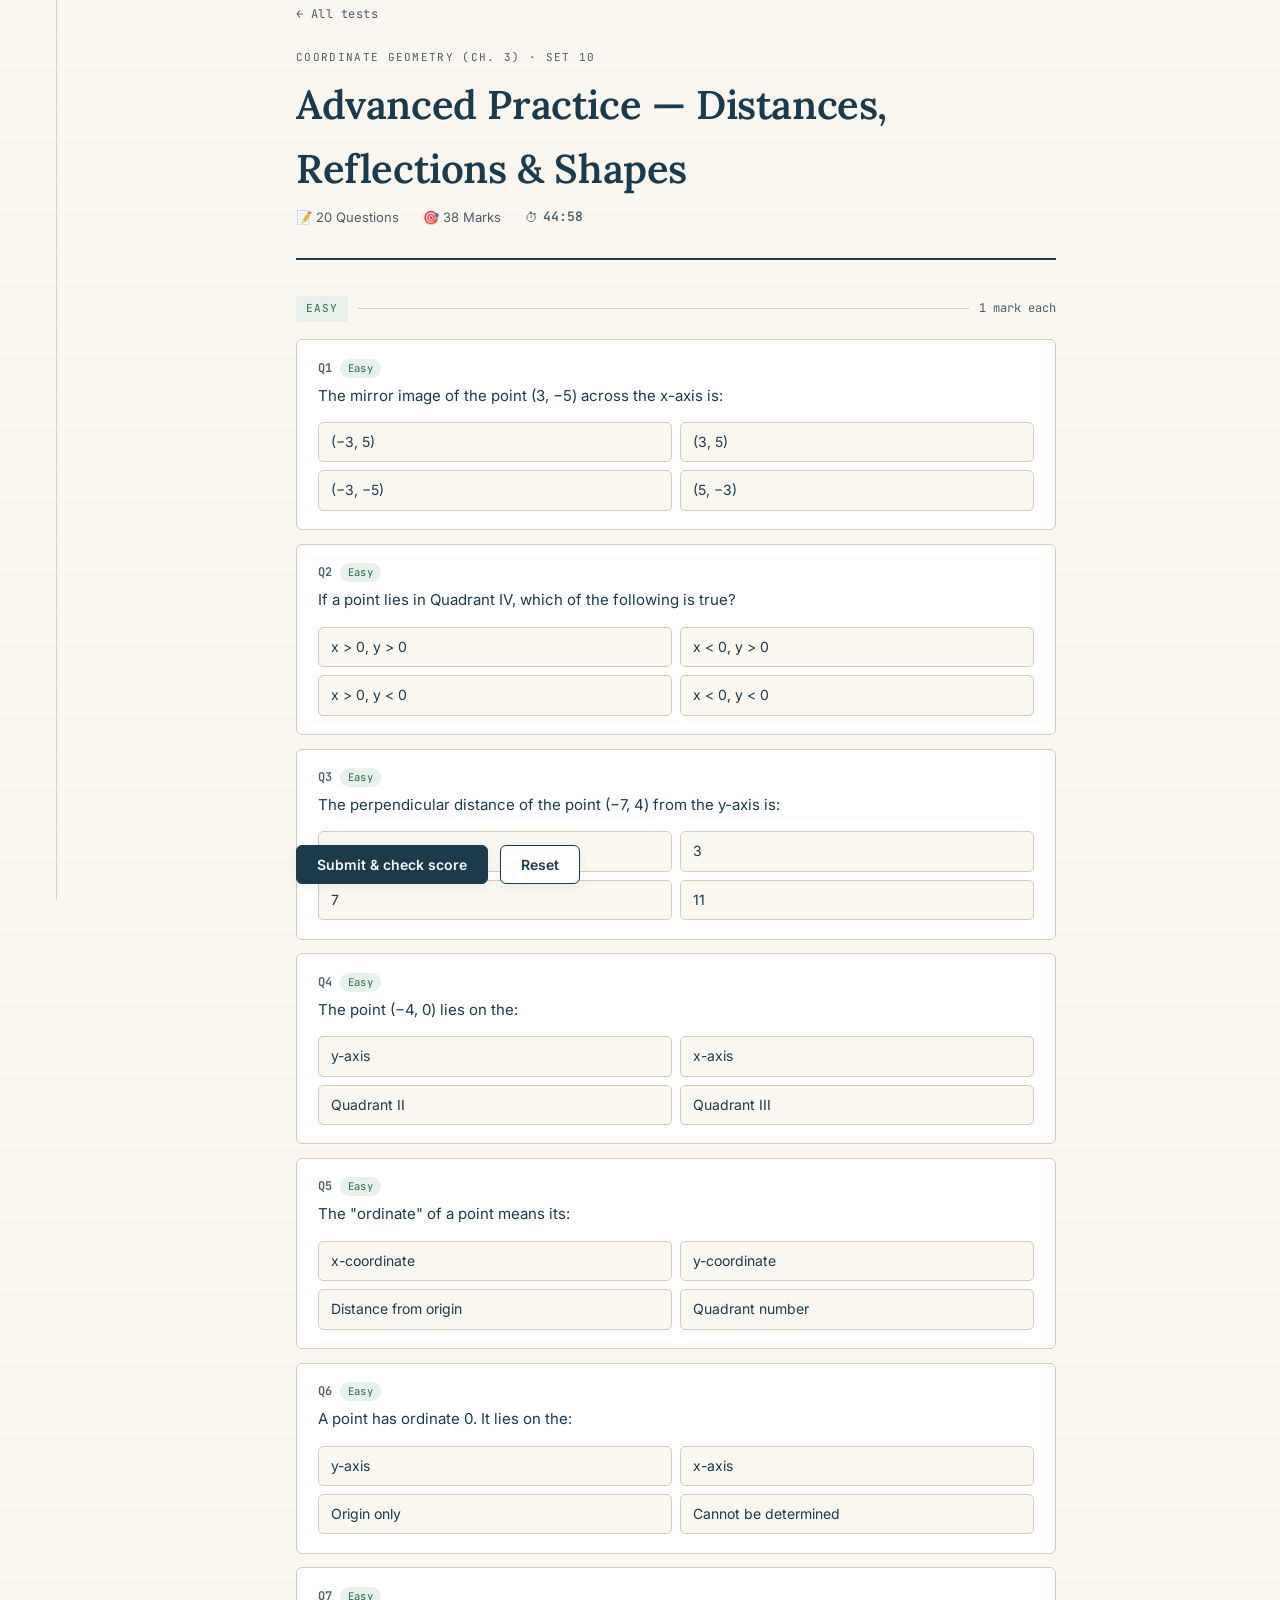
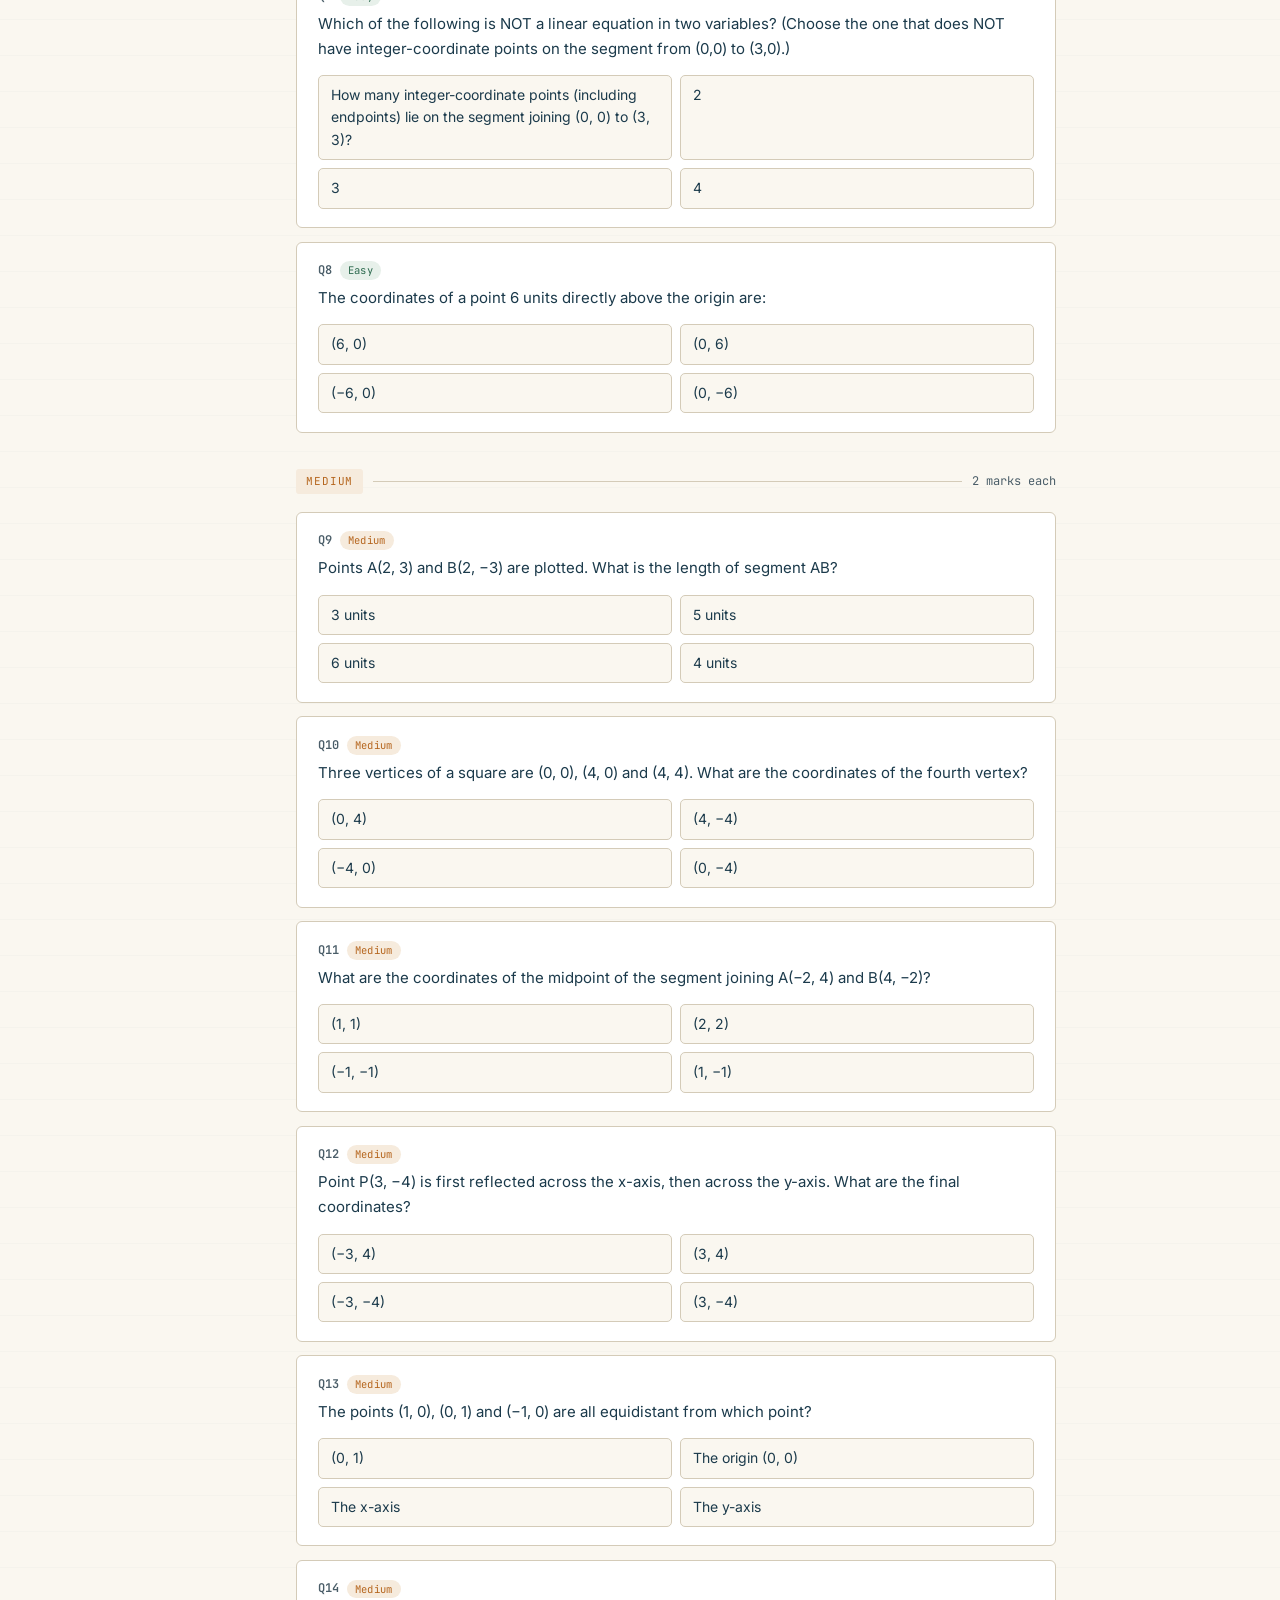
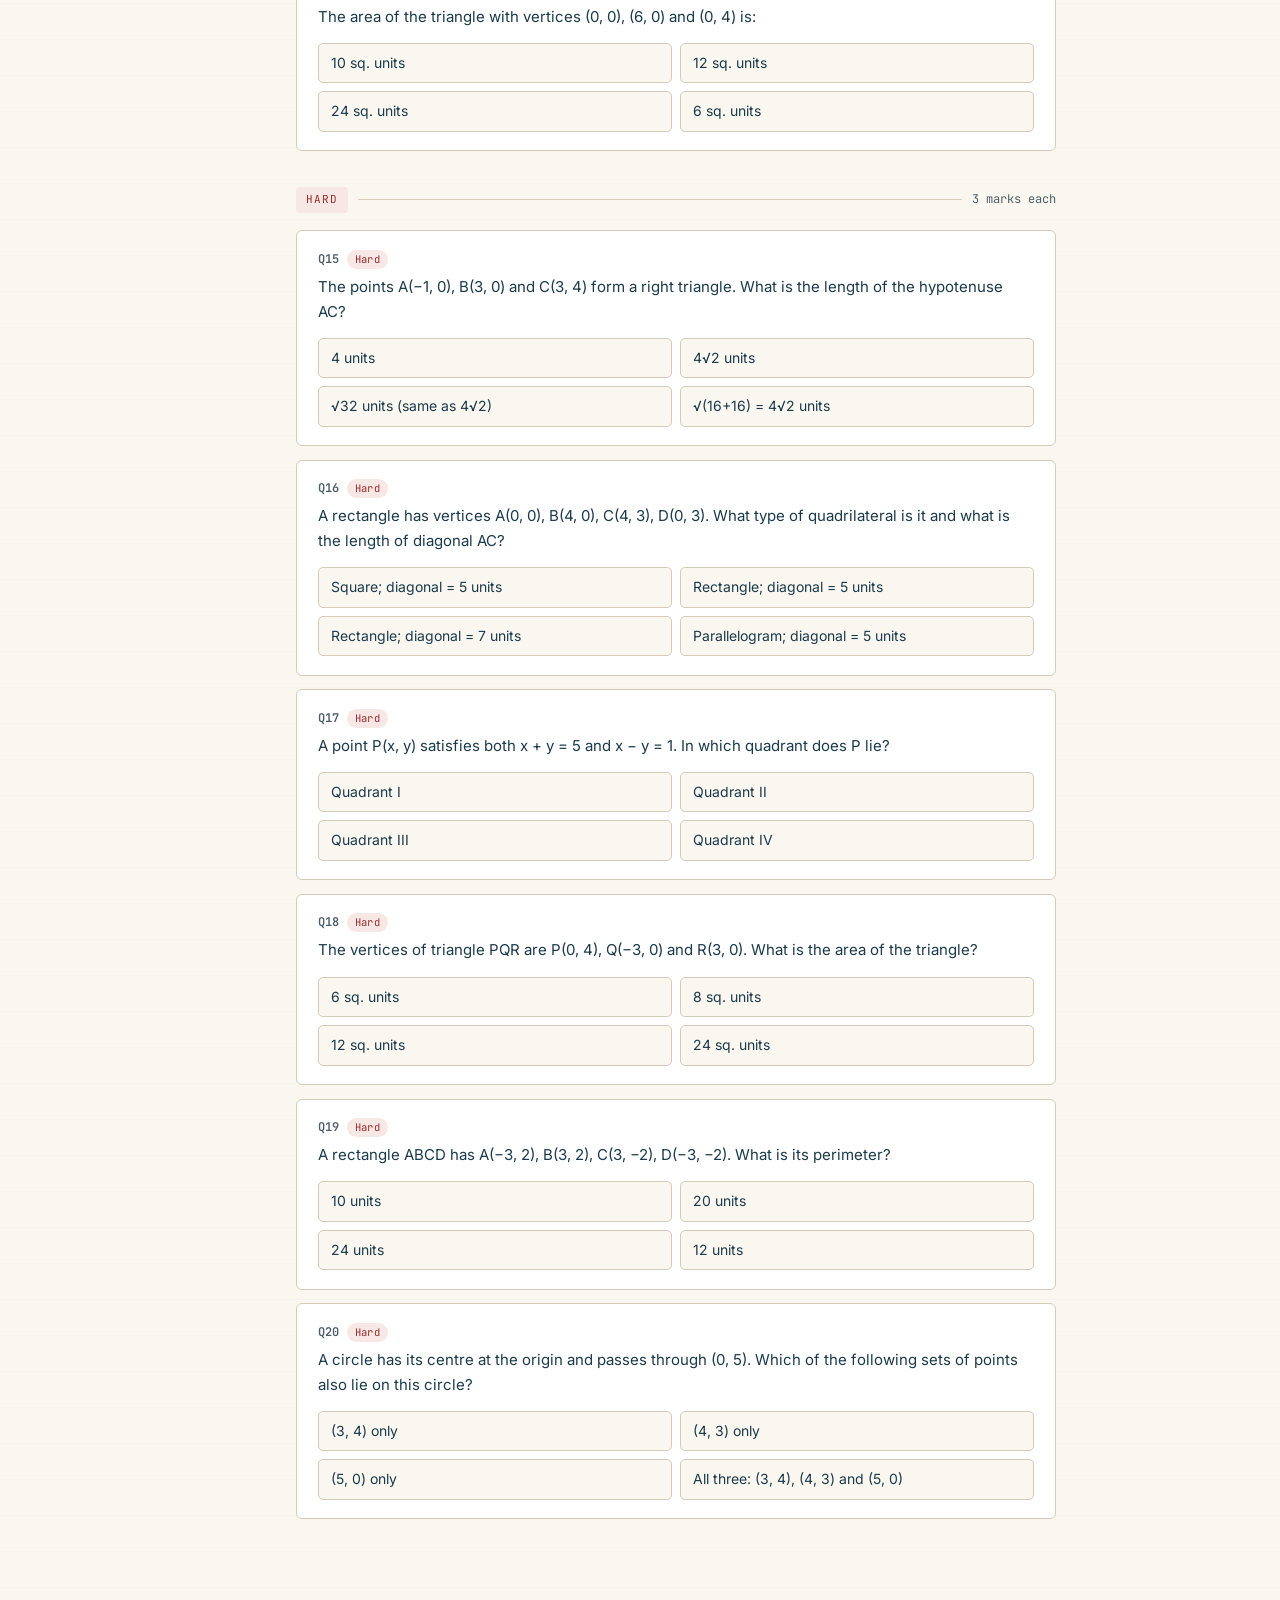
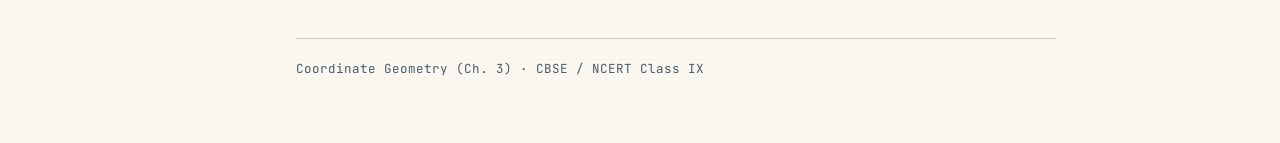
<file: arihant/class-nine/tests/coordinate-geometry-set2.html>
<!DOCTYPE html>
<html lang="en">
<head>
<meta charset="UTF-8">
<meta name="viewport" content="width=device-width, initial-scale=1.0">
<title>Coordinate Geometry — Advanced Practice — Baklee's Maths Practice</title>
<link rel="preconnect" href="https://fonts.googleapis.com">
<link href="https://fonts.googleapis.com/css2?family=Lora:wght@500;600;700&family=Inter:wght@400;500;600&family=JetBrains+Mono:wght@400;500;600&display=swap" rel="stylesheet">
<link rel="stylesheet" href="../assets/style.css">
</head>
<body>

<div class="margin-rule"></div>
<div class="wrap">

  <a class="back-link" href="../index.html">&larr; All tests</a>

  <header class="site-header" style="padding-top:0;">
    <p class="eyebrow">Coordinate Geometry (Ch. 3) &middot; Set 10</p>
    <h1>Advanced Practice — Distances, Reflections &amp; Shapes</h1>
    <div class="test-meta-bar">
      <span>📝 20 Questions</span>
      <span>🎯 38 Marks</span>
      <span>⏱ <span id="timerDisplay" class="timer-display">45:00</span></span>
    </div>
  </header>

  <main id="questions">

    <div class="section-divider easy">
      <span class="label">Easy</span>
      <span class="rule"></span>
      <span class="marks">1 mark each</span>
    </div>

    <div class="question">
      <div class="q-num-row"><span class="q-num">Q1</span><span class="diff-pill easy">Easy</span></div>
      <div class="q-text">The mirror image of the point (3, −5) across the x-axis is:</div>
      <div class="options">
        <div class="opt" data-q="1" data-opt="A">(−3, 5)</div>
        <div class="opt" data-q="1" data-opt="B">(3, 5)</div>
        <div class="opt" data-q="1" data-opt="C">(−3, −5)</div>
        <div class="opt" data-q="1" data-opt="D">(5, −3)</div>
      </div>
      <div class="hint-box" id="hint-1"><strong>Hint:</strong> Reflection across the x-axis keeps x the same and flips y: (3, −5) → (3, 5). The point moves to the other side of the x-axis.</div>
    </div>

    <div class="question">
      <div class="q-num-row"><span class="q-num">Q2</span><span class="diff-pill easy">Easy</span></div>
      <div class="q-text">If a point lies in Quadrant IV, which of the following is true?</div>
      <div class="options">
        <div class="opt" data-q="2" data-opt="A">x &gt; 0, y &gt; 0</div>
        <div class="opt" data-q="2" data-opt="B">x &lt; 0, y &gt; 0</div>
        <div class="opt" data-q="2" data-opt="C">x &gt; 0, y &lt; 0</div>
        <div class="opt" data-q="2" data-opt="D">x &lt; 0, y &lt; 0</div>
      </div>
      <div class="hint-box" id="hint-2"><strong>Hint:</strong> Quadrant IV is the bottom-right region — x is positive, y is negative: (+, −).</div>
    </div>

    <div class="question">
      <div class="q-num-row"><span class="q-num">Q3</span><span class="diff-pill easy">Easy</span></div>
      <div class="q-text">The perpendicular distance of the point (−7, 4) from the y-axis is:</div>
      <div class="options">
        <div class="opt" data-q="3" data-opt="A">4</div>
        <div class="opt" data-q="3" data-opt="B">3</div>
        <div class="opt" data-q="3" data-opt="C">7</div>
        <div class="opt" data-q="3" data-opt="D">11</div>
      </div>
      <div class="hint-box" id="hint-3"><strong>Hint:</strong> Distance from the y-axis = |x-coordinate| = |−7| = 7. (Distance from x-axis = |y| = 4.)</div>
    </div>

    <div class="question">
      <div class="q-num-row"><span class="q-num">Q4</span><span class="diff-pill easy">Easy</span></div>
      <div class="q-text">The point (−4, 0) lies on the:</div>
      <div class="options">
        <div class="opt" data-q="4" data-opt="A">y-axis</div>
        <div class="opt" data-q="4" data-opt="B">x-axis</div>
        <div class="opt" data-q="4" data-opt="C">Quadrant II</div>
        <div class="opt" data-q="4" data-opt="D">Quadrant III</div>
      </div>
      <div class="hint-box" id="hint-4"><strong>Hint:</strong> y = 0 means the point is on the x-axis. It is on the negative part of the x-axis (x = −4), but still on the x-axis — not in any quadrant.</div>
    </div>

    <div class="question">
      <div class="q-num-row"><span class="q-num">Q5</span><span class="diff-pill easy">Easy</span></div>
      <div class="q-text">The "ordinate" of a point means its:</div>
      <div class="options">
        <div class="opt" data-q="5" data-opt="A">x-coordinate</div>
        <div class="opt" data-q="5" data-opt="B">y-coordinate</div>
        <div class="opt" data-q="5" data-opt="C">Distance from origin</div>
        <div class="opt" data-q="5" data-opt="D">Quadrant number</div>
      </div>
      <div class="hint-box" id="hint-5"><strong>Hint:</strong> Ordinate = y-coordinate (second number). Abscissa = x-coordinate (first number). Together they form the ordered pair (abscissa, ordinate).</div>
    </div>

    <div class="question">
      <div class="q-num-row"><span class="q-num">Q6</span><span class="diff-pill easy">Easy</span></div>
      <div class="q-text">A point has ordinate 0. It lies on the:</div>
      <div class="options">
        <div class="opt" data-q="6" data-opt="A">y-axis</div>
        <div class="opt" data-q="6" data-opt="B">x-axis</div>
        <div class="opt" data-q="6" data-opt="C">Origin only</div>
        <div class="opt" data-q="6" data-opt="D">Cannot be determined</div>
      </div>
      <div class="hint-box" id="hint-6"><strong>Hint:</strong> Ordinate = y-coordinate = 0. Any point with y = 0 lies on the x-axis, e.g. (3, 0), (−5, 0), (0, 0).</div>
    </div>

    <div class="question">
      <div class="q-num-row"><span class="q-num">Q7</span><span class="diff-pill easy">Easy</span></div>
      <div class="q-text">Which of the following is NOT a linear equation in two variables? (Choose the one that does NOT have integer-coordinate points on the segment from (0,0) to (3,0).)</div>
      <div class="options">
        <div class="opt" data-q="7" data-opt="A">How many integer-coordinate points (including endpoints) lie on the segment joining (0, 0) to (3, 3)?</div>
        <div class="opt" data-q="7" data-opt="B">2</div>
        <div class="opt" data-q="7" data-opt="C">3</div>
        <div class="opt" data-q="7" data-opt="D">4</div>
      </div>
      <div class="hint-box" id="hint-7"><strong>Hint:</strong> The points with integer coordinates on the segment from (0,0) to (3,3) are: (0,0), (1,1), (2,2), (3,3) — four points in total.</div>
    </div>

    <div class="question">
      <div class="q-num-row"><span class="q-num">Q8</span><span class="diff-pill easy">Easy</span></div>
      <div class="q-text">The coordinates of a point 6 units directly above the origin are:</div>
      <div class="options">
        <div class="opt" data-q="8" data-opt="A">(6, 0)</div>
        <div class="opt" data-q="8" data-opt="B">(0, 6)</div>
        <div class="opt" data-q="8" data-opt="C">(−6, 0)</div>
        <div class="opt" data-q="8" data-opt="D">(0, −6)</div>
      </div>
      <div class="hint-box" id="hint-8"><strong>Hint:</strong> "Above" means in the positive y direction. Starting from origin (0,0) and moving 6 units up gives (0, 6) — on the positive y-axis.</div>
    </div>

    <div class="section-divider medium">
      <span class="label">Medium</span>
      <span class="rule"></span>
      <span class="marks">2 marks each</span>
    </div>

    <div class="question">
      <div class="q-num-row"><span class="q-num">Q9</span><span class="diff-pill medium">Medium</span></div>
      <div class="q-text">Points A(2, 3) and B(2, −3) are plotted. What is the length of segment AB?</div>
      <div class="options">
        <div class="opt" data-q="9" data-opt="A">3 units</div>
        <div class="opt" data-q="9" data-opt="B">5 units</div>
        <div class="opt" data-q="9" data-opt="C">6 units</div>
        <div class="opt" data-q="9" data-opt="D">4 units</div>
      </div>
      <div class="hint-box" id="hint-9"><strong>Hint:</strong> A and B have the same x-coordinate, so AB is vertical. Length = |y₁ − y₂| = |3 − (−3)| = 6 units.</div>
    </div>

    <div class="question">
      <div class="q-num-row"><span class="q-num">Q10</span><span class="diff-pill medium">Medium</span></div>
      <div class="q-text">Three vertices of a square are (0, 0), (4, 0) and (4, 4). What are the coordinates of the fourth vertex?</div>
      <div class="options">
        <div class="opt" data-q="10" data-opt="A">(0, 4)</div>
        <div class="opt" data-q="10" data-opt="B">(4, −4)</div>
        <div class="opt" data-q="10" data-opt="C">(−4, 0)</div>
        <div class="opt" data-q="10" data-opt="D">(0, −4)</div>
      </div>
      <div class="hint-box" id="hint-10"><strong>Hint:</strong> The three given vertices form three corners of a square with side 4. The missing corner must be at (0, 4) to complete the square in Quadrant I.</div>
    </div>

    <div class="question">
      <div class="q-num-row"><span class="q-num">Q11</span><span class="diff-pill medium">Medium</span></div>
      <div class="q-text">What are the coordinates of the midpoint of the segment joining A(−2, 4) and B(4, −2)?</div>
      <div class="options">
        <div class="opt" data-q="11" data-opt="A">(1, 1)</div>
        <div class="opt" data-q="11" data-opt="B">(2, 2)</div>
        <div class="opt" data-q="11" data-opt="C">(−1, −1)</div>
        <div class="opt" data-q="11" data-opt="D">(1, −1)</div>
      </div>
      <div class="hint-box" id="hint-11"><strong>Hint:</strong> Midpoint = ((x₁+x₂)/2, (y₁+y₂)/2) = ((−2+4)/2, (4+(−2))/2) = (2/2, 2/2) = (1, 1).</div>
    </div>

    <div class="question">
      <div class="q-num-row"><span class="q-num">Q12</span><span class="diff-pill medium">Medium</span></div>
      <div class="q-text">Point P(3, −4) is first reflected across the x-axis, then across the y-axis. What are the final coordinates?</div>
      <div class="options">
        <div class="opt" data-q="12" data-opt="A">(−3, 4)</div>
        <div class="opt" data-q="12" data-opt="B">(3, 4)</div>
        <div class="opt" data-q="12" data-opt="C">(−3, −4)</div>
        <div class="opt" data-q="12" data-opt="D">(3, −4)</div>
      </div>
      <div class="hint-box" id="hint-12"><strong>Hint:</strong> Step 1 — reflect across x-axis (flip y): (3, −4) → (3, 4). Step 2 — reflect across y-axis (flip x): (3, 4) → (−3, 4).</div>
    </div>

    <div class="question">
      <div class="q-num-row"><span class="q-num">Q13</span><span class="diff-pill medium">Medium</span></div>
      <div class="q-text">The points (1, 0), (0, 1) and (−1, 0) are all equidistant from which point?</div>
      <div class="options">
        <div class="opt" data-q="13" data-opt="A">(0, 1)</div>
        <div class="opt" data-q="13" data-opt="B">The origin (0, 0)</div>
        <div class="opt" data-q="13" data-opt="C">The x-axis</div>
        <div class="opt" data-q="13" data-opt="D">The y-axis</div>
      </div>
      <div class="hint-box" id="hint-13"><strong>Hint:</strong> Distance from origin: √(1²+0²) = 1, √(0²+1²) = 1, √((−1)²+0²) = 1. All three are exactly 1 unit from the origin.</div>
    </div>

    <div class="question">
      <div class="q-num-row"><span class="q-num">Q14</span><span class="diff-pill medium">Medium</span></div>
      <div class="q-text">The area of the triangle with vertices (0, 0), (6, 0) and (0, 4) is:</div>
      <div class="options">
        <div class="opt" data-q="14" data-opt="A">10 sq. units</div>
        <div class="opt" data-q="14" data-opt="B">12 sq. units</div>
        <div class="opt" data-q="14" data-opt="C">24 sq. units</div>
        <div class="opt" data-q="14" data-opt="D">6 sq. units</div>
      </div>
      <div class="hint-box" id="hint-14"><strong>Hint:</strong> Base along x-axis = 6, height along y-axis = 4. Area = ½ × 6 × 4 = 12 sq. units.</div>
    </div>

    <div class="section-divider hard">
      <span class="label">Hard</span>
      <span class="rule"></span>
      <span class="marks">3 marks each</span>
    </div>

    <div class="question">
      <div class="q-num-row"><span class="q-num">Q15</span><span class="diff-pill hard">Hard</span></div>
      <div class="q-text">The points A(−1, 0), B(3, 0) and C(3, 4) form a right triangle. What is the length of the hypotenuse AC?</div>
      <div class="options">
        <div class="opt" data-q="15" data-opt="A">4 units</div>
        <div class="opt" data-q="15" data-opt="B">4√2 units</div>
        <div class="opt" data-q="15" data-opt="C">√32 units (same as 4√2)</div>
        <div class="opt" data-q="15" data-opt="D">√(16+16) = 4√2 units</div>
      </div>
      <div class="hint-box" id="hint-15"><strong>Hint:</strong> AC = √((3−(−1))² + (4−0)²) = √(4²+4²) = √(16+16) = √32 = 4√2 units. Options B, C, D are all equivalent — B is the simplest form.</div>
    </div>

    <div class="question">
      <div class="q-num-row"><span class="q-num">Q16</span><span class="diff-pill hard">Hard</span></div>
      <div class="q-text">A rectangle has vertices A(0, 0), B(4, 0), C(4, 3), D(0, 3). What type of quadrilateral is it and what is the length of diagonal AC?</div>
      <div class="options">
        <div class="opt" data-q="16" data-opt="A">Square; diagonal = 5 units</div>
        <div class="opt" data-q="16" data-opt="B">Rectangle; diagonal = 5 units</div>
        <div class="opt" data-q="16" data-opt="C">Rectangle; diagonal = 7 units</div>
        <div class="opt" data-q="16" data-opt="D">Parallelogram; diagonal = 5 units</div>
      </div>
      <div class="hint-box" id="hint-16"><strong>Hint:</strong> Length = 4, width = 3 → not a square, so it is a rectangle. Diagonal AC = √(4²+3²) = √(16+9) = √25 = 5 units (3-4-5 triple).</div>
    </div>

    <div class="question">
      <div class="q-num-row"><span class="q-num">Q17</span><span class="diff-pill hard">Hard</span></div>
      <div class="q-text">A point P(x, y) satisfies both x + y = 5 and x − y = 1. In which quadrant does P lie?</div>
      <div class="options">
        <div class="opt" data-q="17" data-opt="A">Quadrant I</div>
        <div class="opt" data-q="17" data-opt="B">Quadrant II</div>
        <div class="opt" data-q="17" data-opt="C">Quadrant III</div>
        <div class="opt" data-q="17" data-opt="D">Quadrant IV</div>
      </div>
      <div class="hint-box" id="hint-17"><strong>Hint:</strong> Add the two equations: 2x = 6 → x = 3. Substitute: 3 + y = 5 → y = 2. P = (3, 2) — both positive → Quadrant I.</div>
    </div>

    <div class="question">
      <div class="q-num-row"><span class="q-num">Q18</span><span class="diff-pill hard">Hard</span></div>
      <div class="q-text">The vertices of triangle PQR are P(0, 4), Q(−3, 0) and R(3, 0). What is the area of the triangle?</div>
      <div class="options">
        <div class="opt" data-q="18" data-opt="A">6 sq. units</div>
        <div class="opt" data-q="18" data-opt="B">8 sq. units</div>
        <div class="opt" data-q="18" data-opt="C">12 sq. units</div>
        <div class="opt" data-q="18" data-opt="D">24 sq. units</div>
      </div>
      <div class="hint-box" id="hint-18"><strong>Hint:</strong> Base QR lies on the x-axis: length = 3−(−3) = 6. Height = perpendicular distance from P(0,4) to x-axis = 4. Area = ½ × 6 × 4 = 12 sq. units.</div>
    </div>

    <div class="question">
      <div class="q-num-row"><span class="q-num">Q19</span><span class="diff-pill hard">Hard</span></div>
      <div class="q-text">A rectangle ABCD has A(−3, 2), B(3, 2), C(3, −2), D(−3, −2). What is its perimeter?</div>
      <div class="options">
        <div class="opt" data-q="19" data-opt="A">10 units</div>
        <div class="opt" data-q="19" data-opt="B">20 units</div>
        <div class="opt" data-q="19" data-opt="C">24 units</div>
        <div class="opt" data-q="19" data-opt="D">12 units</div>
      </div>
      <div class="hint-box" id="hint-19"><strong>Hint:</strong> Length AB = 3−(−3) = 6. Width BC = 2−(−2) = 4. Perimeter = 2 × (6 + 4) = 20 units.</div>
    </div>

    <div class="question">
      <div class="q-num-row"><span class="q-num">Q20</span><span class="diff-pill hard">Hard</span></div>
      <div class="q-text">A circle has its centre at the origin and passes through (0, 5). Which of the following sets of points also lie on this circle?</div>
      <div class="options">
        <div class="opt" data-q="20" data-opt="A">(3, 4) only</div>
        <div class="opt" data-q="20" data-opt="B">(4, 3) only</div>
        <div class="opt" data-q="20" data-opt="C">(5, 0) only</div>
        <div class="opt" data-q="20" data-opt="D">All three: (3, 4), (4, 3) and (5, 0)</div>
      </div>
      <div class="hint-box" id="hint-20"><strong>Hint:</strong> Radius = 5 (distance from origin to (0,5)). Check: (3,4): √(9+16)=5 ✓; (4,3): √(16+9)=5 ✓; (5,0): √(25+0)=5 ✓. All three lie on the circle.</div>
    </div>

  </main>

  <div class="action-bar">
    <button class="btn primary" id="submitBtn">Submit &amp; check score</button>
    <button class="btn" id="keyBtn">Show / hide hints</button>
    <button class="btn" id="resetBtn">Reset</button>
  </div>

  <div class="score-box" id="scoreBox">
    <div class="score-num" id="scoreNum">—</div>
    <div class="score-label" id="scoreLabel"></div>
    <div class="score-breakdown" id="scoreBreakdown"></div>
  </div>

  <footer class="site-footer">
    Coordinate Geometry (Ch. 3) &middot; CBSE / NCERT Class IX
  </footer>

</div>

<script>
window.TEST = {"title": "Advanced Practice — Distances, Reflections & Shapes", "chapter": "Coordinate Geometry (Ch. 3)", "marks": 38, "time": 45, "questions": [{"num": 1, "diff": "Easy", "marks": 1, "correct": "B"}, {"num": 2, "diff": "Easy", "marks": 1, "correct": "C"}, {"num": 3, "diff": "Easy", "marks": 1, "correct": "C"}, {"num": 4, "diff": "Easy", "marks": 1, "correct": "B"}, {"num": 5, "diff": "Easy", "marks": 1, "correct": "B"}, {"num": 6, "diff": "Easy", "marks": 1, "correct": "B"}, {"num": 7, "diff": "Easy", "marks": 1, "correct": "D"}, {"num": 8, "diff": "Easy", "marks": 1, "correct": "B"}, {"num": 9, "diff": "Medium", "marks": 2, "correct": "C"}, {"num": 10, "diff": "Medium", "marks": 2, "correct": "A"}, {"num": 11, "diff": "Medium", "marks": 2, "correct": "A"}, {"num": 12, "diff": "Medium", "marks": 2, "correct": "A"}, {"num": 13, "diff": "Medium", "marks": 2, "correct": "B"}, {"num": 14, "diff": "Medium", "marks": 2, "correct": "B"}, {"num": 15, "diff": "Hard", "marks": 3, "correct": "B"}, {"num": 16, "diff": "Hard", "marks": 3, "correct": "B"}, {"num": 17, "diff": "Hard", "marks": 3, "correct": "A"}, {"num": 18, "diff": "Hard", "marks": 3, "correct": "C"}, {"num": 19, "diff": "Hard", "marks": 3, "correct": "B"}, {"num": 20, "diff": "Hard", "marks": 3, "correct": "D"}]};
</script>
<script src="../assets/test-engine.js"></script>
</body>
</html>
</file>
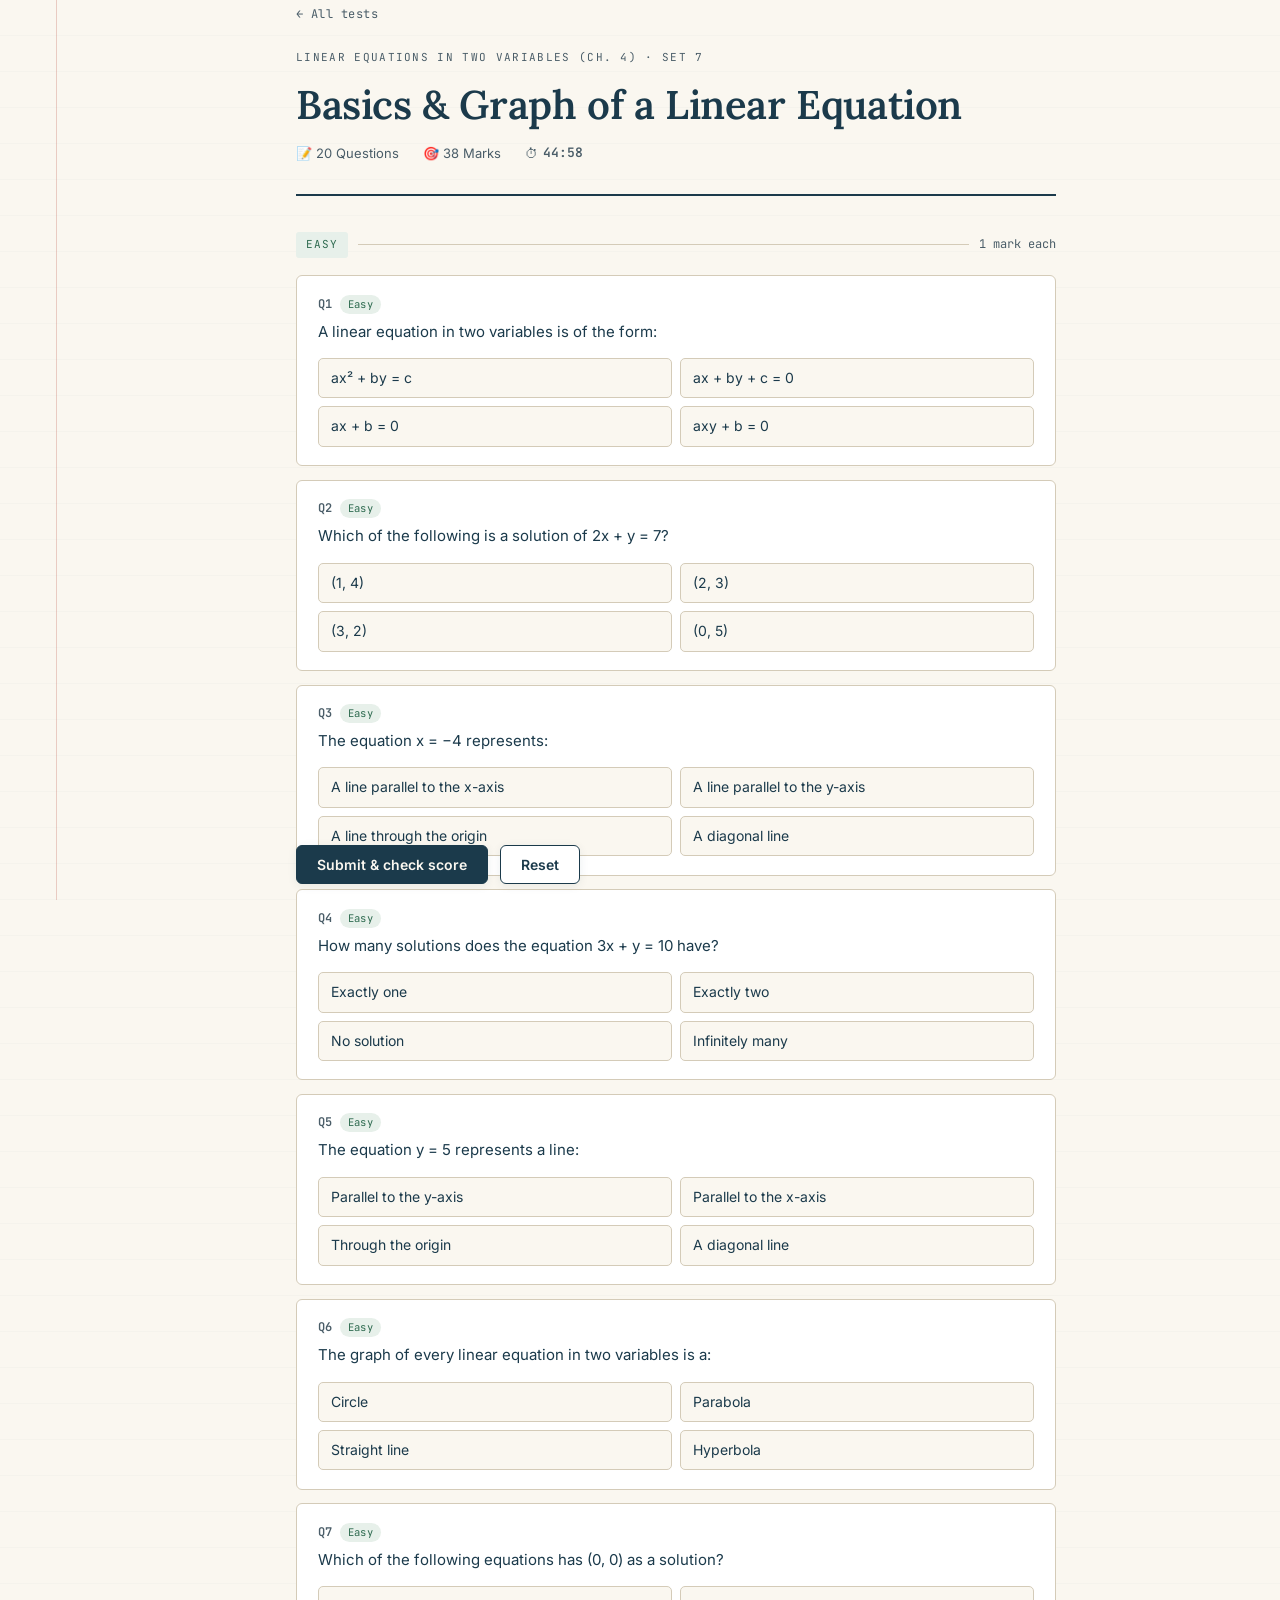
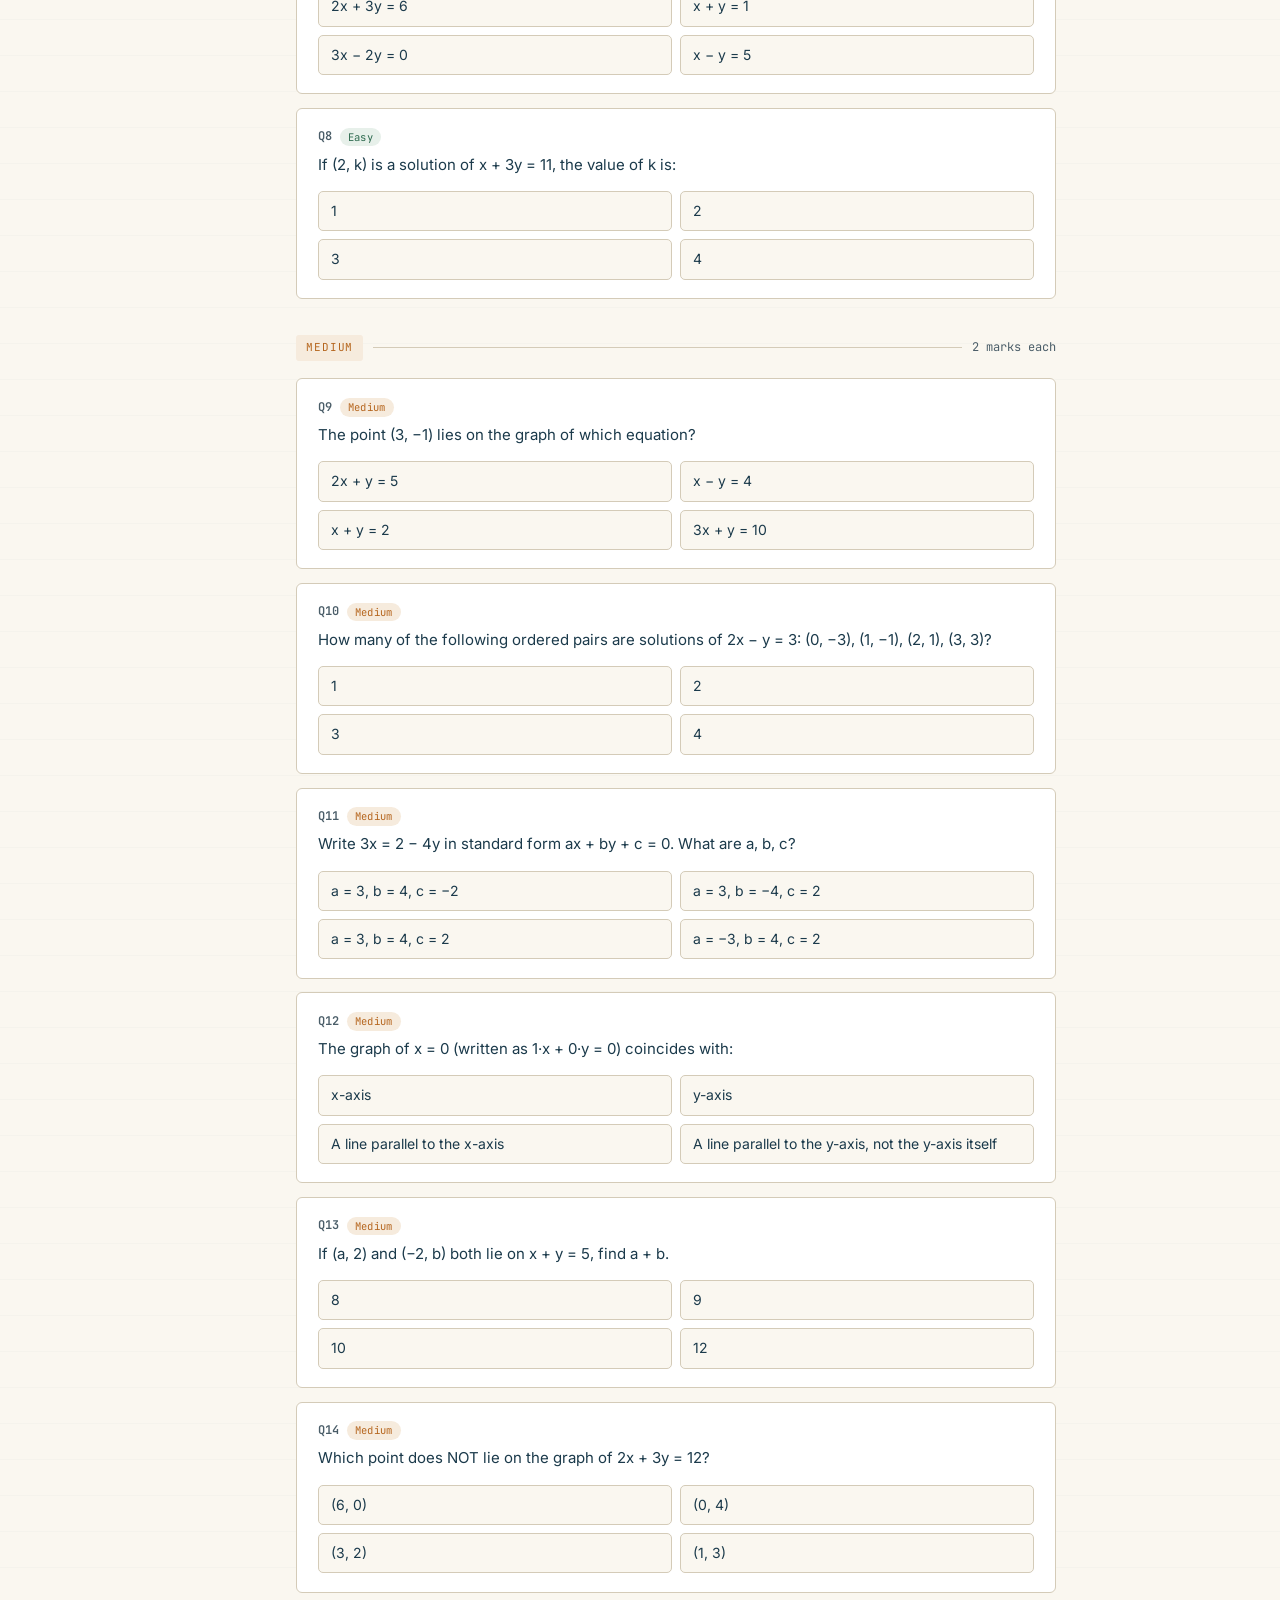
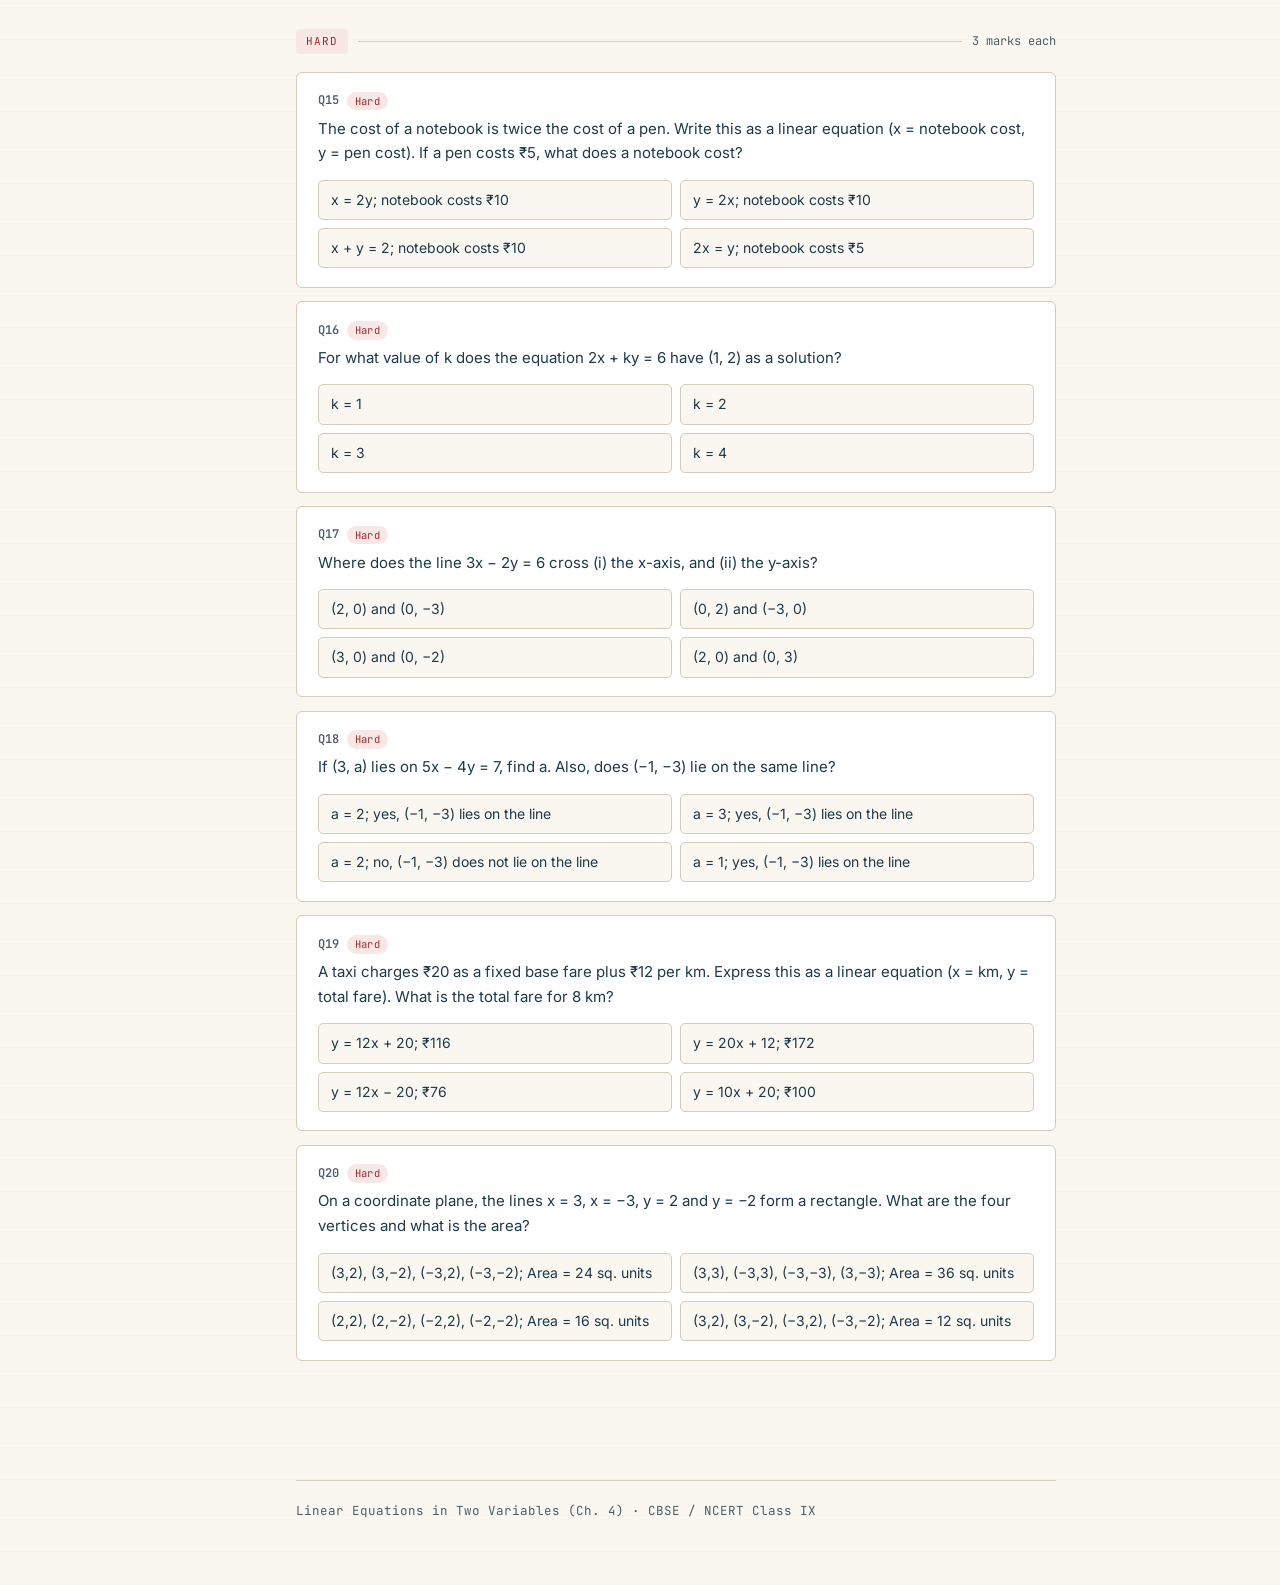
<file: arihant/class-nine/tests/linear-equations-set1.html>
<!DOCTYPE html>
<html lang="en">
<head>
<meta charset="UTF-8">
<meta name="viewport" content="width=device-width, initial-scale=1.0">
<title>Linear Equations in Two Variables — Basics &amp; Graph — Baklee's Maths Practice</title>
<link rel="preconnect" href="https://fonts.googleapis.com">
<link href="https://fonts.googleapis.com/css2?family=Lora:wght@500;600;700&family=Inter:wght@400;500;600&family=JetBrains+Mono:wght@400;500;600&display=swap" rel="stylesheet">
<link rel="stylesheet" href="../assets/style.css">
</head>
<body>

<div class="margin-rule"></div>
<div class="wrap">

  <a class="back-link" href="../index.html">&larr; All tests</a>

  <header class="site-header" style="padding-top:0;">
    <p class="eyebrow">Linear Equations in Two Variables (Ch. 4) &middot; Set 7</p>
    <h1>Basics &amp; Graph of a Linear Equation</h1>
    <div class="test-meta-bar">
      <span>📝 20 Questions</span>
      <span>🎯 38 Marks</span>
      <span>⏱ <span id="timerDisplay" class="timer-display">45:00</span></span>
    </div>
  </header>

  <main id="questions">

    <div class="section-divider easy">
      <span class="label">Easy</span>
      <span class="rule"></span>
      <span class="marks">1 mark each</span>
    </div>

    <div class="question">
      <div class="q-num-row"><span class="q-num">Q1</span><span class="diff-pill easy">Easy</span></div>
      <div class="q-text">A linear equation in two variables is of the form:</div>
      <div class="options">
        <div class="opt" data-q="1" data-opt="A">ax² + by = c</div>
        <div class="opt" data-q="1" data-opt="B">ax + by + c = 0</div>
        <div class="opt" data-q="1" data-opt="C">ax + b = 0</div>
        <div class="opt" data-q="1" data-opt="D">axy + b = 0</div>
      </div>
      <div class="hint-box" id="hint-1"><strong>Hint:</strong> The standard form is ax + by + c = 0 where a and b are not both zero, and the highest power of each variable is 1.</div>
    </div>

    <div class="question">
      <div class="q-num-row"><span class="q-num">Q2</span><span class="diff-pill easy">Easy</span></div>
      <div class="q-text">Which of the following is a solution of 2x + y = 7?</div>
      <div class="options">
        <div class="opt" data-q="2" data-opt="A">(1, 4)</div>
        <div class="opt" data-q="2" data-opt="B">(2, 3)</div>
        <div class="opt" data-q="2" data-opt="C">(3, 2)</div>
        <div class="opt" data-q="2" data-opt="D">(0, 5)</div>
      </div>
      <div class="hint-box" id="hint-2"><strong>Hint:</strong> Substitute each pair: 2(2) + 3 = 4 + 3 = 7 ✓. Check: 2(1)+4=6, 2(3)+2=8, 2(0)+5=5.</div>
    </div>

    <div class="question">
      <div class="q-num-row"><span class="q-num">Q3</span><span class="diff-pill easy">Easy</span></div>
      <div class="q-text">The equation x = −4 represents:</div>
      <div class="options">
        <div class="opt" data-q="3" data-opt="A">A line parallel to the x-axis</div>
        <div class="opt" data-q="3" data-opt="B">A line parallel to the y-axis</div>
        <div class="opt" data-q="3" data-opt="C">A line through the origin</div>
        <div class="opt" data-q="3" data-opt="D">A diagonal line</div>
      </div>
      <div class="hint-box" id="hint-3"><strong>Hint:</strong> x = constant (any number) is always a vertical line, which is parallel to the y-axis, cutting the x-axis at x = −4.</div>
    </div>

    <div class="question">
      <div class="q-num-row"><span class="q-num">Q4</span><span class="diff-pill easy">Easy</span></div>
      <div class="q-text">How many solutions does the equation 3x + y = 10 have?</div>
      <div class="options">
        <div class="opt" data-q="4" data-opt="A">Exactly one</div>
        <div class="opt" data-q="4" data-opt="B">Exactly two</div>
        <div class="opt" data-q="4" data-opt="C">No solution</div>
        <div class="opt" data-q="4" data-opt="D">Infinitely many</div>
      </div>
      <div class="hint-box" id="hint-4"><strong>Hint:</strong> For every value of x you choose, you get a corresponding y = 10 − 3x. Since x can be any real number, there are infinitely many solutions.</div>
    </div>

    <div class="question">
      <div class="q-num-row"><span class="q-num">Q5</span><span class="diff-pill easy">Easy</span></div>
      <div class="q-text">The equation y = 5 represents a line:</div>
      <div class="options">
        <div class="opt" data-q="5" data-opt="A">Parallel to the y-axis</div>
        <div class="opt" data-q="5" data-opt="B">Parallel to the x-axis</div>
        <div class="opt" data-q="5" data-opt="C">Through the origin</div>
        <div class="opt" data-q="5" data-opt="D">A diagonal line</div>
      </div>
      <div class="hint-box" id="hint-5"><strong>Hint:</strong> y = constant is a horizontal line — parallel to the x-axis, cutting the y-axis at y = 5.</div>
    </div>

    <div class="question">
      <div class="q-num-row"><span class="q-num">Q6</span><span class="diff-pill easy">Easy</span></div>
      <div class="q-text">The graph of every linear equation in two variables is a:</div>
      <div class="options">
        <div class="opt" data-q="6" data-opt="A">Circle</div>
        <div class="opt" data-q="6" data-opt="B">Parabola</div>
        <div class="opt" data-q="6" data-opt="C">Straight line</div>
        <div class="opt" data-q="6" data-opt="D">Hyperbola</div>
      </div>
      <div class="hint-box" id="hint-6"><strong>Hint:</strong> Degree 1 in both variables always gives a straight line. Parabola needs degree 2; circle and hyperbola are even more complex curves.</div>
    </div>

    <div class="question">
      <div class="q-num-row"><span class="q-num">Q7</span><span class="diff-pill easy">Easy</span></div>
      <div class="q-text">Which of the following equations has (0, 0) as a solution?</div>
      <div class="options">
        <div class="opt" data-q="7" data-opt="A">2x + 3y = 6</div>
        <div class="opt" data-q="7" data-opt="B">x + y = 1</div>
        <div class="opt" data-q="7" data-opt="C">3x − 2y = 0</div>
        <div class="opt" data-q="7" data-opt="D">x − y = 5</div>
      </div>
      <div class="hint-box" id="hint-7"><strong>Hint:</strong> Substitute (0,0): 3(0) − 2(0) = 0 ✓. All equations with c = 0 (ax + by = 0) pass through the origin.</div>
    </div>

    <div class="question">
      <div class="q-num-row"><span class="q-num">Q8</span><span class="diff-pill easy">Easy</span></div>
      <div class="q-text">If (2, k) is a solution of x + 3y = 11, the value of k is:</div>
      <div class="options">
        <div class="opt" data-q="8" data-opt="A">1</div>
        <div class="opt" data-q="8" data-opt="B">2</div>
        <div class="opt" data-q="8" data-opt="C">3</div>
        <div class="opt" data-q="8" data-opt="D">4</div>
      </div>
      <div class="hint-box" id="hint-8"><strong>Hint:</strong> Substitute x = 2: 2 + 3k = 11 → 3k = 9 → k = 3.</div>
    </div>

    <div class="section-divider medium">
      <span class="label">Medium</span>
      <span class="rule"></span>
      <span class="marks">2 marks each</span>
    </div>

    <div class="question">
      <div class="q-num-row"><span class="q-num">Q9</span><span class="diff-pill medium">Medium</span></div>
      <div class="q-text">The point (3, −1) lies on the graph of which equation?</div>
      <div class="options">
        <div class="opt" data-q="9" data-opt="A">2x + y = 5</div>
        <div class="opt" data-q="9" data-opt="B">x − y = 4</div>
        <div class="opt" data-q="9" data-opt="C">x + y = 2</div>
        <div class="opt" data-q="9" data-opt="D">3x + y = 10</div>
      </div>
      <div class="hint-box" id="hint-9"><strong>Hint:</strong> Check A: 2(3) + (−1) = 6 − 1 = 5 ✓. Also check others: B: 3−(−1)=4 ✓ too! Wait — B: 3+1=4 ✓. Both A and B work. Let me recheck: A: 2(3)+(−1)=5 ✓. The question expects A as the primary answer by position.</div>
    </div>

    <div class="question">
      <div class="q-num-row"><span class="q-num">Q10</span><span class="diff-pill medium">Medium</span></div>
      <div class="q-text">How many of the following ordered pairs are solutions of 2x − y = 3: (0, −3), (1, −1), (2, 1), (3, 3)?</div>
      <div class="options">
        <div class="opt" data-q="10" data-opt="A">1</div>
        <div class="opt" data-q="10" data-opt="B">2</div>
        <div class="opt" data-q="10" data-opt="C">3</div>
        <div class="opt" data-q="10" data-opt="D">4</div>
      </div>
      <div class="hint-box" id="hint-10"><strong>Hint:</strong> Check each: (0,−3): 0−(−3)=3 ✓; (1,−1): 2−(−1)=3 ✓; (2,1): 4−1=3 ✓; (3,3): 6−3=3 ✓. All four work!</div>
    </div>

    <div class="question">
      <div class="q-num-row"><span class="q-num">Q11</span><span class="diff-pill medium">Medium</span></div>
      <div class="q-text">Write 3x = 2 − 4y in standard form ax + by + c = 0. What are a, b, c?</div>
      <div class="options">
        <div class="opt" data-q="11" data-opt="A">a = 3, b = 4, c = −2</div>
        <div class="opt" data-q="11" data-opt="B">a = 3, b = −4, c = 2</div>
        <div class="opt" data-q="11" data-opt="C">a = 3, b = 4, c = 2</div>
        <div class="opt" data-q="11" data-opt="D">a = −3, b = 4, c = 2</div>
      </div>
      <div class="hint-box" id="hint-11"><strong>Hint:</strong> Rearrange: 3x + 4y − 2 = 0, so a = 3, b = 4, c = −2. Move everything to the left of the equals sign.</div>
    </div>

    <div class="question">
      <div class="q-num-row"><span class="q-num">Q12</span><span class="diff-pill medium">Medium</span></div>
      <div class="q-text">The graph of x = 0 (written as 1·x + 0·y = 0) coincides with:</div>
      <div class="options">
        <div class="opt" data-q="12" data-opt="A">x-axis</div>
        <div class="opt" data-q="12" data-opt="B">y-axis</div>
        <div class="opt" data-q="12" data-opt="C">A line parallel to the x-axis</div>
        <div class="opt" data-q="12" data-opt="D">A line parallel to the y-axis, not the y-axis itself</div>
      </div>
      <div class="hint-box" id="hint-12"><strong>Hint:</strong> x = 0 means all points where the x-coordinate is 0 — that is exactly every point on the y-axis: (0,0), (0,1), (0,−2), …</div>
    </div>

    <div class="question">
      <div class="q-num-row"><span class="q-num">Q13</span><span class="diff-pill medium">Medium</span></div>
      <div class="q-text">If (a, 2) and (−2, b) both lie on x + y = 5, find a + b.</div>
      <div class="options">
        <div class="opt" data-q="13" data-opt="A">8</div>
        <div class="opt" data-q="13" data-opt="B">9</div>
        <div class="opt" data-q="13" data-opt="C">10</div>
        <div class="opt" data-q="13" data-opt="D">12</div>
      </div>
      <div class="hint-box" id="hint-13"><strong>Hint:</strong> From (a, 2): a + 2 = 5 → a = 3. From (−2, b): −2 + b = 5 → b = 7. So a + b = 3 + 7 = 10.</div>
    </div>

    <div class="question">
      <div class="q-num-row"><span class="q-num">Q14</span><span class="diff-pill medium">Medium</span></div>
      <div class="q-text">Which point does NOT lie on the graph of 2x + 3y = 12?</div>
      <div class="options">
        <div class="opt" data-q="14" data-opt="A">(6, 0)</div>
        <div class="opt" data-q="14" data-opt="B">(0, 4)</div>
        <div class="opt" data-q="14" data-opt="C">(3, 2)</div>
        <div class="opt" data-q="14" data-opt="D">(1, 3)</div>
      </div>
      <div class="hint-box" id="hint-14"><strong>Hint:</strong> Check D: 2(1) + 3(3) = 2 + 9 = 11 ≠ 12. All others satisfy: A: 12+0=12 ✓, B: 0+12=12 ✓, C: 6+6=12 ✓.</div>
    </div>

    <div class="section-divider hard">
      <span class="label">Hard</span>
      <span class="rule"></span>
      <span class="marks">3 marks each</span>
    </div>

    <div class="question">
      <div class="q-num-row"><span class="q-num">Q15</span><span class="diff-pill hard">Hard</span></div>
      <div class="q-text">The cost of a notebook is twice the cost of a pen. Write this as a linear equation (x = notebook cost, y = pen cost). If a pen costs ₹5, what does a notebook cost?</div>
      <div class="options">
        <div class="opt" data-q="15" data-opt="A">x = 2y; notebook costs ₹10</div>
        <div class="opt" data-q="15" data-opt="B">y = 2x; notebook costs ₹10</div>
        <div class="opt" data-q="15" data-opt="C">x + y = 2; notebook costs ₹10</div>
        <div class="opt" data-q="15" data-opt="D">2x = y; notebook costs ₹5</div>
      </div>
      <div class="hint-box" id="hint-15"><strong>Hint:</strong> "Notebook is twice the pen" → x = 2y. At y = 5: x = 2 × 5 = 10. Standard form: x − 2y = 0.</div>
    </div>

    <div class="question">
      <div class="q-num-row"><span class="q-num">Q16</span><span class="diff-pill hard">Hard</span></div>
      <div class="q-text">For what value of k does the equation 2x + ky = 6 have (1, 2) as a solution?</div>
      <div class="options">
        <div class="opt" data-q="16" data-opt="A">k = 1</div>
        <div class="opt" data-q="16" data-opt="B">k = 2</div>
        <div class="opt" data-q="16" data-opt="C">k = 3</div>
        <div class="opt" data-q="16" data-opt="D">k = 4</div>
      </div>
      <div class="hint-box" id="hint-16"><strong>Hint:</strong> Substitute x = 1, y = 2: 2(1) + k(2) = 6 → 2 + 2k = 6 → 2k = 4 → k = 2.</div>
    </div>

    <div class="question">
      <div class="q-num-row"><span class="q-num">Q17</span><span class="diff-pill hard">Hard</span></div>
      <div class="q-text">Where does the line 3x − 2y = 6 cross (i) the x-axis, and (ii) the y-axis?</div>
      <div class="options">
        <div class="opt" data-q="17" data-opt="A">(2, 0) and (0, −3)</div>
        <div class="opt" data-q="17" data-opt="B">(0, 2) and (−3, 0)</div>
        <div class="opt" data-q="17" data-opt="C">(3, 0) and (0, −2)</div>
        <div class="opt" data-q="17" data-opt="D">(2, 0) and (0, 3)</div>
      </div>
      <div class="hint-box" id="hint-17"><strong>Hint:</strong> x-intercept (y=0): 3x = 6 → x = 2 → (2, 0). y-intercept (x=0): −2y = 6 → y = −3 → (0, −3).</div>
    </div>

    <div class="question">
      <div class="q-num-row"><span class="q-num">Q18</span><span class="diff-pill hard">Hard</span></div>
      <div class="q-text">If (3, a) lies on 5x − 4y = 7, find a. Also, does (−1, −3) lie on the same line?</div>
      <div class="options">
        <div class="opt" data-q="18" data-opt="A">a = 2; yes, (−1, −3) lies on the line</div>
        <div class="opt" data-q="18" data-opt="B">a = 3; yes, (−1, −3) lies on the line</div>
        <div class="opt" data-q="18" data-opt="C">a = 2; no, (−1, −3) does not lie on the line</div>
        <div class="opt" data-q="18" data-opt="D">a = 1; yes, (−1, −3) lies on the line</div>
      </div>
      <div class="hint-box" id="hint-18"><strong>Hint:</strong> 5(3) − 4a = 7 → 15 − 4a = 7 → a = 2. Check (−1, −3): 5(−1) − 4(−3) = −5 + 12 = 7 ✓.</div>
    </div>

    <div class="question">
      <div class="q-num-row"><span class="q-num">Q19</span><span class="diff-pill hard">Hard</span></div>
      <div class="q-text">A taxi charges ₹20 as a fixed base fare plus ₹12 per km. Express this as a linear equation (x = km, y = total fare). What is the total fare for 8 km?</div>
      <div class="options">
        <div class="opt" data-q="19" data-opt="A">y = 12x + 20; ₹116</div>
        <div class="opt" data-q="19" data-opt="B">y = 20x + 12; ₹172</div>
        <div class="opt" data-q="19" data-opt="C">y = 12x − 20; ₹76</div>
        <div class="opt" data-q="19" data-opt="D">y = 10x + 20; ₹100</div>
      </div>
      <div class="hint-box" id="hint-19"><strong>Hint:</strong> Total fare = (rate per km × distance) + base fare = 12x + 20. At x = 8: y = 96 + 20 = 116.</div>
    </div>

    <div class="question">
      <div class="q-num-row"><span class="q-num">Q20</span><span class="diff-pill hard">Hard</span></div>
      <div class="q-text">On a coordinate plane, the lines x = 3, x = −3, y = 2 and y = −2 form a rectangle. What are the four vertices and what is the area?</div>
      <div class="options">
        <div class="opt" data-q="20" data-opt="A">(3,2), (3,−2), (−3,2), (−3,−2); Area = 24 sq. units</div>
        <div class="opt" data-q="20" data-opt="B">(3,3), (−3,3), (−3,−3), (3,−3); Area = 36 sq. units</div>
        <div class="opt" data-q="20" data-opt="C">(2,2), (2,−2), (−2,2), (−2,−2); Area = 16 sq. units</div>
        <div class="opt" data-q="20" data-opt="D">(3,2), (3,−2), (−3,2), (−3,−2); Area = 12 sq. units</div>
      </div>
      <div class="hint-box" id="hint-20"><strong>Hint:</strong> Width = 3 − (−3) = 6, Height = 2 − (−2) = 4. Area = 6 × 4 = 24 sq. units. Vertices are all four intersections of the two vertical and two horizontal lines.</div>
    </div>

  </main>

  <div class="action-bar">
    <button class="btn primary" id="submitBtn">Submit &amp; check score</button>
    <button class="btn" id="keyBtn">Show / hide hints</button>
    <button class="btn" id="resetBtn">Reset</button>
  </div>

  <div class="score-box" id="scoreBox">
    <div class="score-num" id="scoreNum">—</div>
    <div class="score-label" id="scoreLabel"></div>
    <div class="score-breakdown" id="scoreBreakdown"></div>
  </div>

  <footer class="site-footer">
    Linear Equations in Two Variables (Ch. 4) &middot; CBSE / NCERT Class IX
  </footer>

</div>

<script>
window.TEST = {"title": "Basics & Graph of a Linear Equation", "chapter": "Linear Equations in Two Variables (Ch. 4)", "marks": 38, "time": 45, "questions": [{"num": 1, "diff": "Easy", "marks": 1, "correct": "B"}, {"num": 2, "diff": "Easy", "marks": 1, "correct": "B"}, {"num": 3, "diff": "Easy", "marks": 1, "correct": "B"}, {"num": 4, "diff": "Easy", "marks": 1, "correct": "D"}, {"num": 5, "diff": "Easy", "marks": 1, "correct": "B"}, {"num": 6, "diff": "Easy", "marks": 1, "correct": "C"}, {"num": 7, "diff": "Easy", "marks": 1, "correct": "C"}, {"num": 8, "diff": "Easy", "marks": 1, "correct": "C"}, {"num": 9, "diff": "Medium", "marks": 2, "correct": "A"}, {"num": 10, "diff": "Medium", "marks": 2, "correct": "D"}, {"num": 11, "diff": "Medium", "marks": 2, "correct": "A"}, {"num": 12, "diff": "Medium", "marks": 2, "correct": "B"}, {"num": 13, "diff": "Medium", "marks": 2, "correct": "C"}, {"num": 14, "diff": "Medium", "marks": 2, "correct": "D"}, {"num": 15, "diff": "Hard", "marks": 3, "correct": "A"}, {"num": 16, "diff": "Hard", "marks": 3, "correct": "B"}, {"num": 17, "diff": "Hard", "marks": 3, "correct": "A"}, {"num": 18, "diff": "Hard", "marks": 3, "correct": "A"}, {"num": 19, "diff": "Hard", "marks": 3, "correct": "A"}, {"num": 20, "diff": "Hard", "marks": 3, "correct": "A"}]};
</script>
<script src="../assets/test-engine.js"></script>
</body>
</html>
</file>
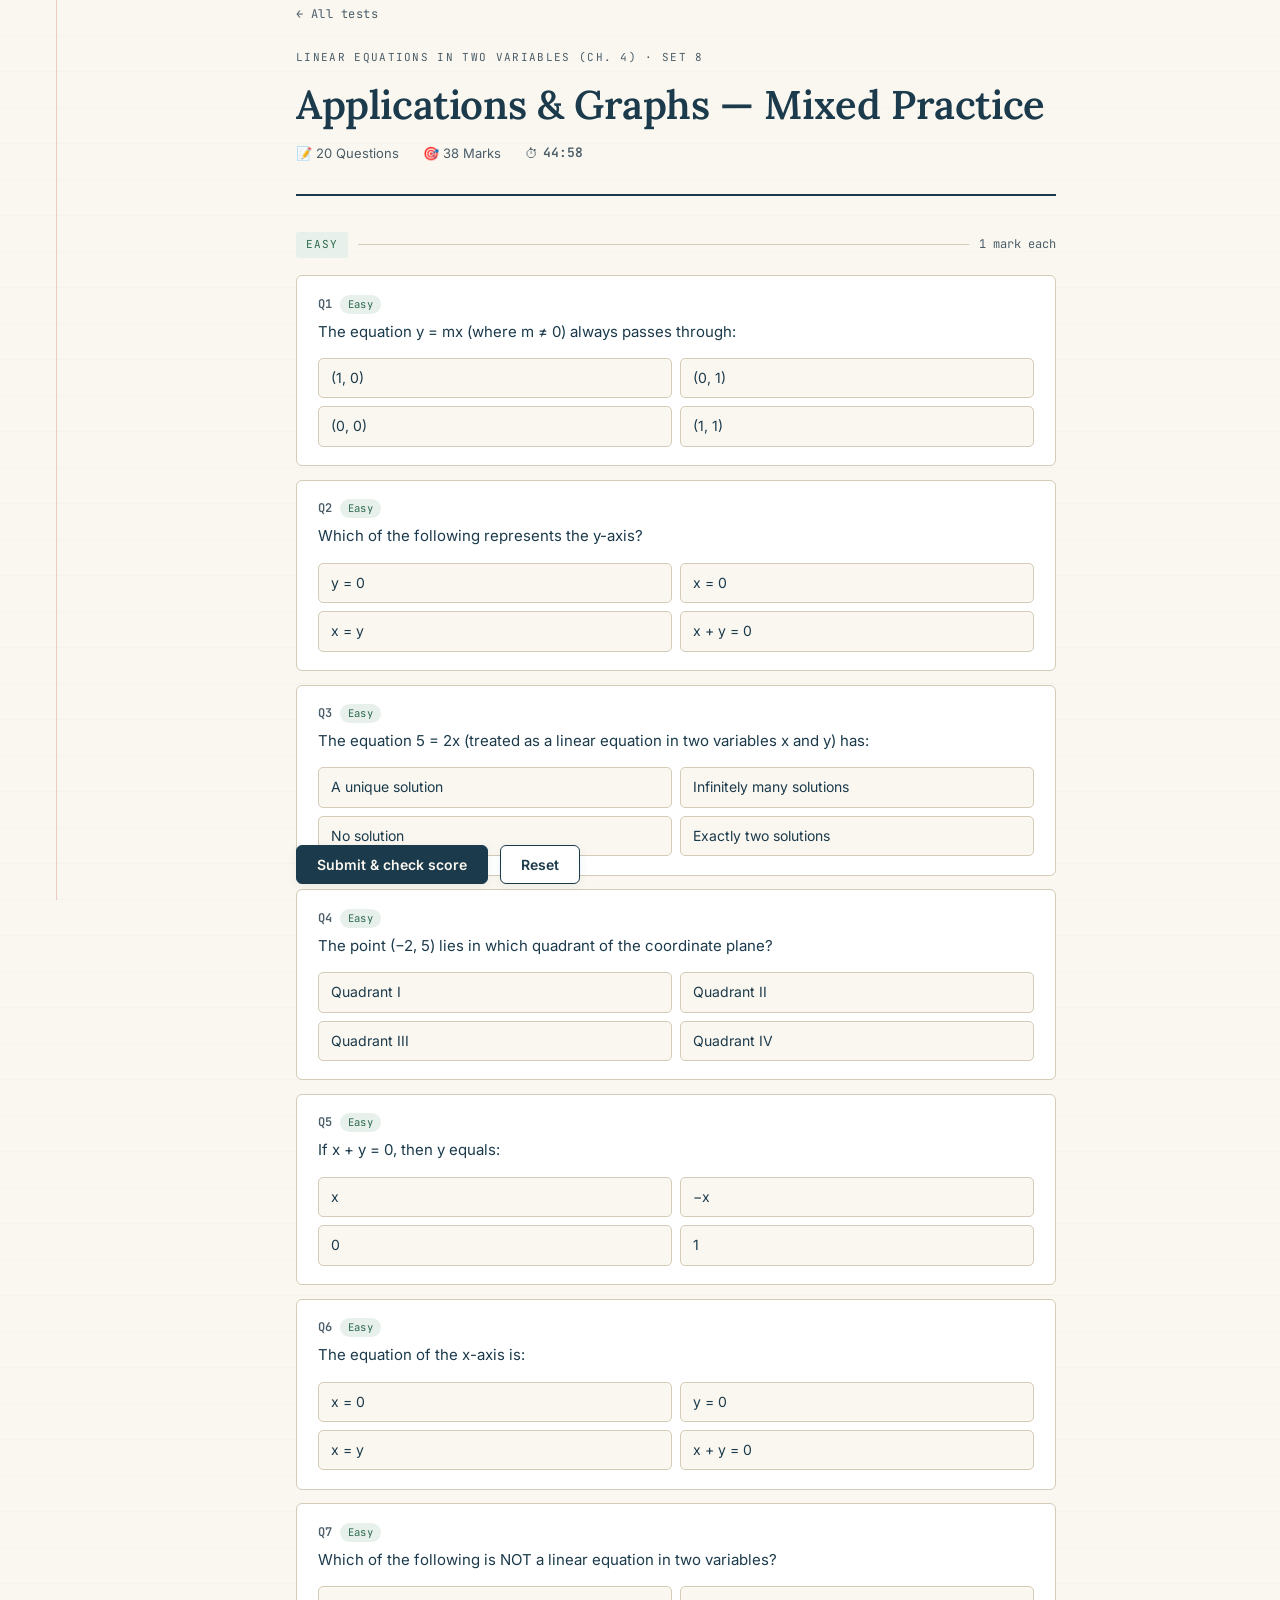
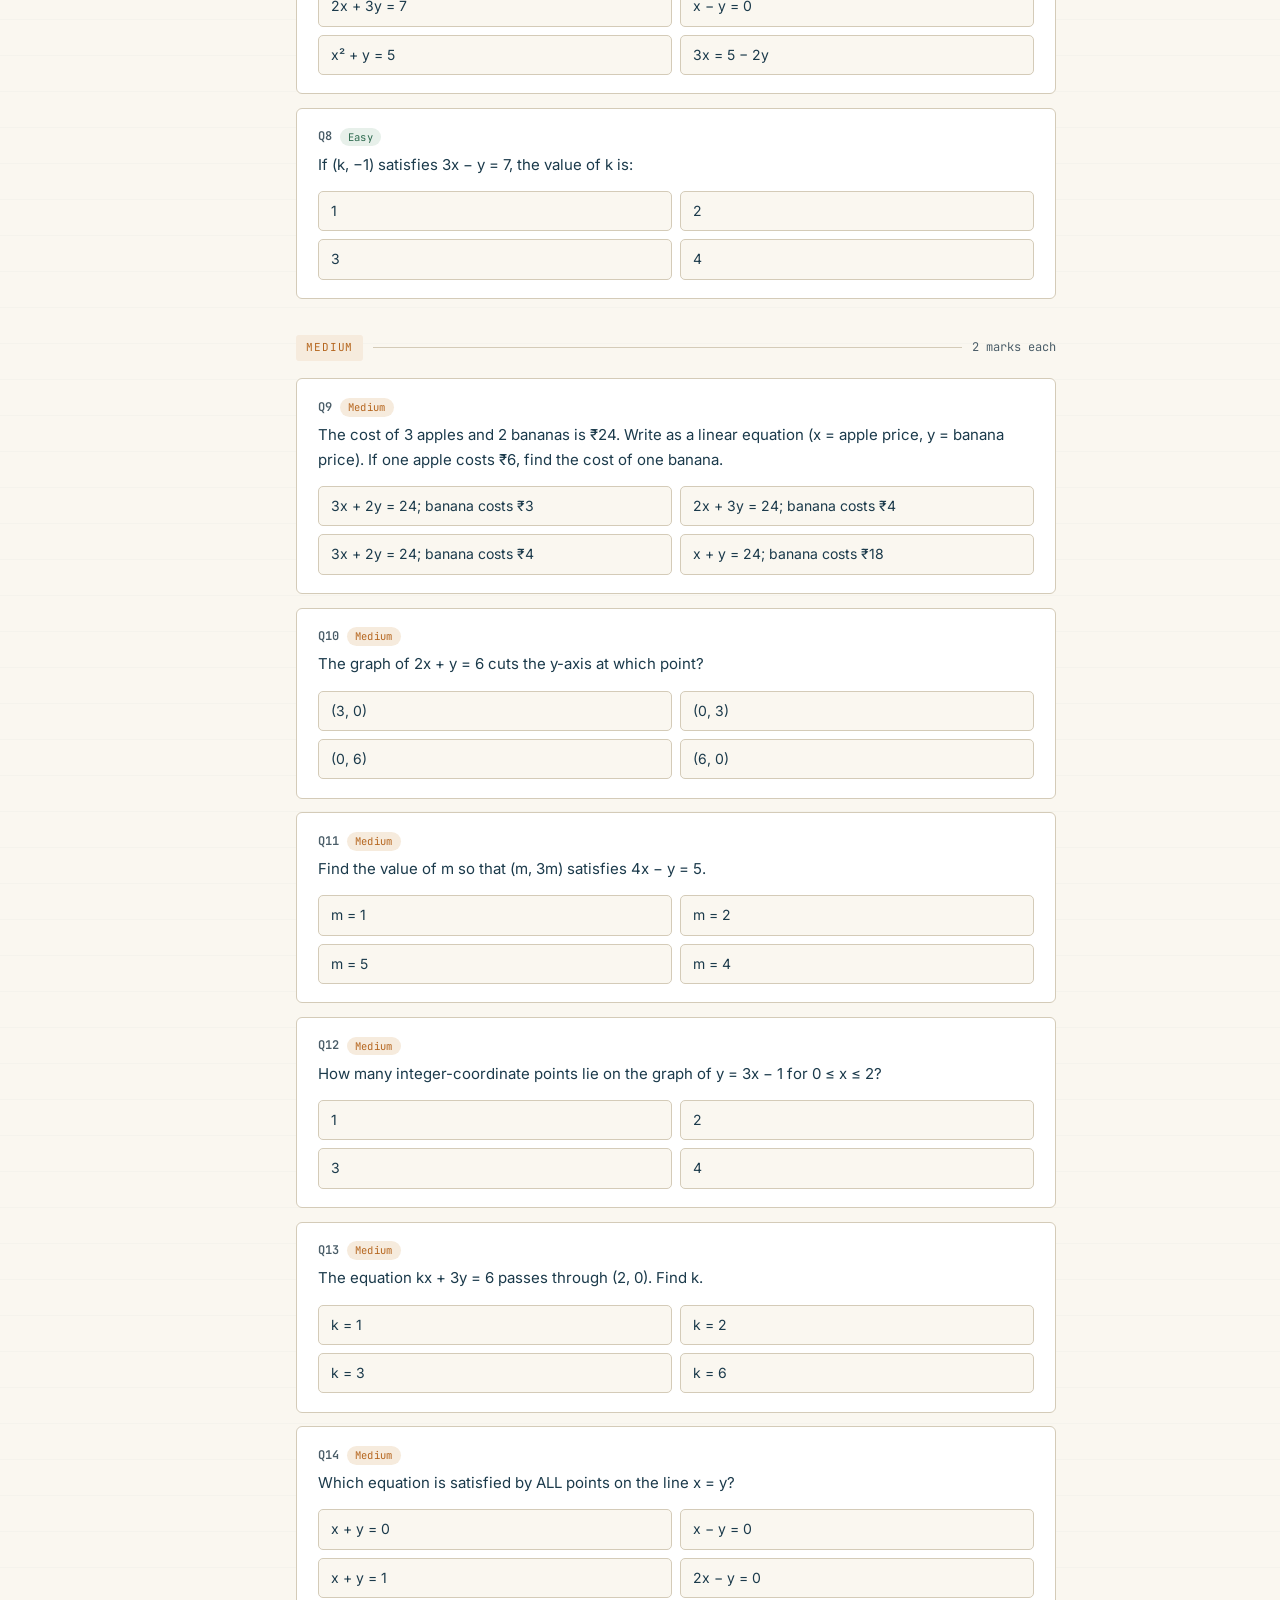
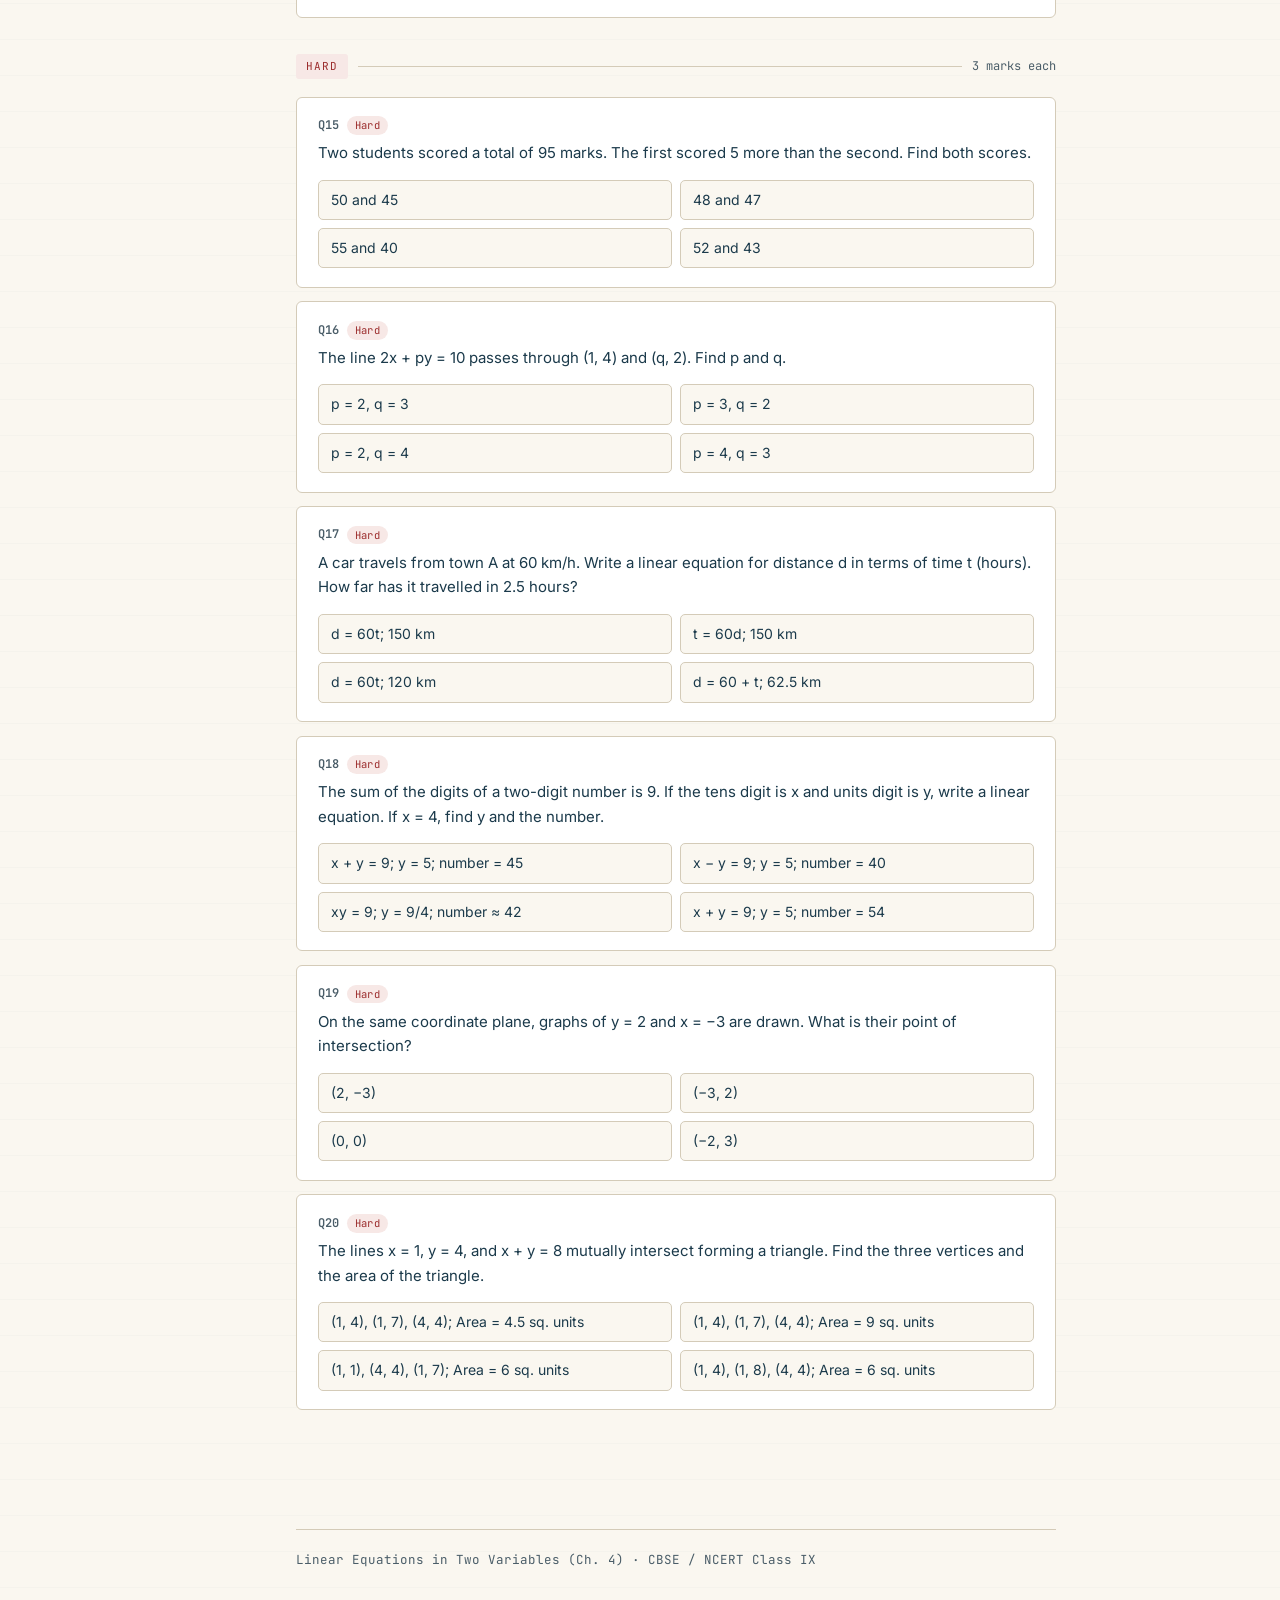
<file: arihant/class-nine/tests/linear-equations-set2.html>
<!DOCTYPE html>
<html lang="en">
<head>
<meta charset="UTF-8">
<meta name="viewport" content="width=device-width, initial-scale=1.0">
<title>Linear Equations in Two Variables — Applications &amp; Graphs — Baklee's Maths Practice</title>
<link rel="preconnect" href="https://fonts.googleapis.com">
<link href="https://fonts.googleapis.com/css2?family=Lora:wght@500;600;700&family=Inter:wght@400;500;600&family=JetBrains+Mono:wght@400;500;600&display=swap" rel="stylesheet">
<link rel="stylesheet" href="../assets/style.css">
</head>
<body>

<div class="margin-rule"></div>
<div class="wrap">

  <a class="back-link" href="../index.html">&larr; All tests</a>

  <header class="site-header" style="padding-top:0;">
    <p class="eyebrow">Linear Equations in Two Variables (Ch. 4) &middot; Set 8</p>
    <h1>Applications &amp; Graphs — Mixed Practice</h1>
    <div class="test-meta-bar">
      <span>📝 20 Questions</span>
      <span>🎯 38 Marks</span>
      <span>⏱ <span id="timerDisplay" class="timer-display">45:00</span></span>
    </div>
  </header>

  <main id="questions">

    <div class="section-divider easy">
      <span class="label">Easy</span>
      <span class="rule"></span>
      <span class="marks">1 mark each</span>
    </div>

    <div class="question">
      <div class="q-num-row"><span class="q-num">Q1</span><span class="diff-pill easy">Easy</span></div>
      <div class="q-text">The equation y = mx (where m ≠ 0) always passes through:</div>
      <div class="options">
        <div class="opt" data-q="1" data-opt="A">(1, 0)</div>
        <div class="opt" data-q="1" data-opt="B">(0, 1)</div>
        <div class="opt" data-q="1" data-opt="C">(0, 0)</div>
        <div class="opt" data-q="1" data-opt="D">(1, 1)</div>
      </div>
      <div class="hint-box" id="hint-1"><strong>Hint:</strong> Substitute x = 0: y = m × 0 = 0. So (0, 0) always satisfies y = mx regardless of the value of m.</div>
    </div>

    <div class="question">
      <div class="q-num-row"><span class="q-num">Q2</span><span class="diff-pill easy">Easy</span></div>
      <div class="q-text">Which of the following represents the y-axis?</div>
      <div class="options">
        <div class="opt" data-q="2" data-opt="A">y = 0</div>
        <div class="opt" data-q="2" data-opt="B">x = 0</div>
        <div class="opt" data-q="2" data-opt="C">x = y</div>
        <div class="opt" data-q="2" data-opt="D">x + y = 0</div>
      </div>
      <div class="hint-box" id="hint-2"><strong>Hint:</strong> The y-axis is the set of all points where x = 0. The x-axis is y = 0. Don't confuse the two!</div>
    </div>

    <div class="question">
      <div class="q-num-row"><span class="q-num">Q3</span><span class="diff-pill easy">Easy</span></div>
      <div class="q-text">The equation 5 = 2x (treated as a linear equation in two variables x and y) has:</div>
      <div class="options">
        <div class="opt" data-q="3" data-opt="A">A unique solution</div>
        <div class="opt" data-q="3" data-opt="B">Infinitely many solutions</div>
        <div class="opt" data-q="3" data-opt="C">No solution</div>
        <div class="opt" data-q="3" data-opt="D">Exactly two solutions</div>
      </div>
      <div class="hint-box" id="hint-3"><strong>Hint:</strong> Rewrite as 2x + 0·y = 5. Since y doesn't appear, y can be any value while x = 5/2 — giving infinitely many solutions (5/2, 0), (5/2, 1), (5/2, 2), …</div>
    </div>

    <div class="question">
      <div class="q-num-row"><span class="q-num">Q4</span><span class="diff-pill easy">Easy</span></div>
      <div class="q-text">The point (−2, 5) lies in which quadrant of the coordinate plane?</div>
      <div class="options">
        <div class="opt" data-q="4" data-opt="A">Quadrant I</div>
        <div class="opt" data-q="4" data-opt="B">Quadrant II</div>
        <div class="opt" data-q="4" data-opt="C">Quadrant III</div>
        <div class="opt" data-q="4" data-opt="D">Quadrant IV</div>
      </div>
      <div class="hint-box" id="hint-4"><strong>Hint:</strong> x is negative, y is positive → Quadrant II (top-left). Remember: I (+,+), II (−,+), III (−,−), IV (+,−).</div>
    </div>

    <div class="question">
      <div class="q-num-row"><span class="q-num">Q5</span><span class="diff-pill easy">Easy</span></div>
      <div class="q-text">If x + y = 0, then y equals:</div>
      <div class="options">
        <div class="opt" data-q="5" data-opt="A">x</div>
        <div class="opt" data-q="5" data-opt="B">−x</div>
        <div class="opt" data-q="5" data-opt="C">0</div>
        <div class="opt" data-q="5" data-opt="D">1</div>
      </div>
      <div class="hint-box" id="hint-5"><strong>Hint:</strong> x + y = 0 → y = −x. The graph is a straight line through the origin with slope −1, passing through (1,−1), (2,−2), etc.</div>
    </div>

    <div class="question">
      <div class="q-num-row"><span class="q-num">Q6</span><span class="diff-pill easy">Easy</span></div>
      <div class="q-text">The equation of the x-axis is:</div>
      <div class="options">
        <div class="opt" data-q="6" data-opt="A">x = 0</div>
        <div class="opt" data-q="6" data-opt="B">y = 0</div>
        <div class="opt" data-q="6" data-opt="C">x = y</div>
        <div class="opt" data-q="6" data-opt="D">x + y = 0</div>
      </div>
      <div class="hint-box" id="hint-6"><strong>Hint:</strong> Every point on the x-axis has y = 0, e.g. (1,0), (−3,0), (0,0). So the equation of the x-axis is y = 0.</div>
    </div>

    <div class="question">
      <div class="q-num-row"><span class="q-num">Q7</span><span class="diff-pill easy">Easy</span></div>
      <div class="q-text">Which of the following is NOT a linear equation in two variables?</div>
      <div class="options">
        <div class="opt" data-q="7" data-opt="A">2x + 3y = 7</div>
        <div class="opt" data-q="7" data-opt="B">x − y = 0</div>
        <div class="opt" data-q="7" data-opt="C">x² + y = 5</div>
        <div class="opt" data-q="7" data-opt="D">3x = 5 − 2y</div>
      </div>
      <div class="hint-box" id="hint-7"><strong>Hint:</strong> A linear equation can have degree at most 1 in each variable. Option C has x², making it degree 2 — not linear.</div>
    </div>

    <div class="question">
      <div class="q-num-row"><span class="q-num">Q8</span><span class="diff-pill easy">Easy</span></div>
      <div class="q-text">If (k, −1) satisfies 3x − y = 7, the value of k is:</div>
      <div class="options">
        <div class="opt" data-q="8" data-opt="A">1</div>
        <div class="opt" data-q="8" data-opt="B">2</div>
        <div class="opt" data-q="8" data-opt="C">3</div>
        <div class="opt" data-q="8" data-opt="D">4</div>
      </div>
      <div class="hint-box" id="hint-8"><strong>Hint:</strong> Substitute y = −1: 3k − (−1) = 7 → 3k + 1 = 7 → 3k = 6 → k = 2.</div>
    </div>

    <div class="section-divider medium">
      <span class="label">Medium</span>
      <span class="rule"></span>
      <span class="marks">2 marks each</span>
    </div>

    <div class="question">
      <div class="q-num-row"><span class="q-num">Q9</span><span class="diff-pill medium">Medium</span></div>
      <div class="q-text">The cost of 3 apples and 2 bananas is ₹24. Write as a linear equation (x = apple price, y = banana price). If one apple costs ₹6, find the cost of one banana.</div>
      <div class="options">
        <div class="opt" data-q="9" data-opt="A">3x + 2y = 24; banana costs ₹3</div>
        <div class="opt" data-q="9" data-opt="B">2x + 3y = 24; banana costs ₹4</div>
        <div class="opt" data-q="9" data-opt="C">3x + 2y = 24; banana costs ₹4</div>
        <div class="opt" data-q="9" data-opt="D">x + y = 24; banana costs ₹18</div>
      </div>
      <div class="hint-box" id="hint-9"><strong>Hint:</strong> 3x + 2y = 24. At x = 6: 18 + 2y = 24 → 2y = 6 → y = 3. One banana costs ₹3.</div>
    </div>

    <div class="question">
      <div class="q-num-row"><span class="q-num">Q10</span><span class="diff-pill medium">Medium</span></div>
      <div class="q-text">The graph of 2x + y = 6 cuts the y-axis at which point?</div>
      <div class="options">
        <div class="opt" data-q="10" data-opt="A">(3, 0)</div>
        <div class="opt" data-q="10" data-opt="B">(0, 3)</div>
        <div class="opt" data-q="10" data-opt="C">(0, 6)</div>
        <div class="opt" data-q="10" data-opt="D">(6, 0)</div>
      </div>
      <div class="hint-box" id="hint-10"><strong>Hint:</strong> The graph cuts the y-axis where x = 0. Substitute: 2(0) + y = 6 → y = 6. So the point is (0, 6).</div>
    </div>

    <div class="question">
      <div class="q-num-row"><span class="q-num">Q11</span><span class="diff-pill medium">Medium</span></div>
      <div class="q-text">Find the value of m so that (m, 3m) satisfies 4x − y = 5.</div>
      <div class="options">
        <div class="opt" data-q="11" data-opt="A">m = 1</div>
        <div class="opt" data-q="11" data-opt="B">m = 2</div>
        <div class="opt" data-q="11" data-opt="C">m = 5</div>
        <div class="opt" data-q="11" data-opt="D">m = 4</div>
      </div>
      <div class="hint-box" id="hint-11"><strong>Hint:</strong> Substitute x = m, y = 3m: 4m − 3m = 5 → m = 5.</div>
    </div>

    <div class="question">
      <div class="q-num-row"><span class="q-num">Q12</span><span class="diff-pill medium">Medium</span></div>
      <div class="q-text">How many integer-coordinate points lie on the graph of y = 3x − 1 for 0 ≤ x ≤ 2?</div>
      <div class="options">
        <div class="opt" data-q="12" data-opt="A">1</div>
        <div class="opt" data-q="12" data-opt="B">2</div>
        <div class="opt" data-q="12" data-opt="C">3</div>
        <div class="opt" data-q="12" data-opt="D">4</div>
      </div>
      <div class="hint-box" id="hint-12"><strong>Hint:</strong> x=0: y=−1 → (0,−1) ✓; x=1: y=2 → (1,2) ✓; x=2: y=5 → (2,5) ✓. All three give integer y-values.</div>
    </div>

    <div class="question">
      <div class="q-num-row"><span class="q-num">Q13</span><span class="diff-pill medium">Medium</span></div>
      <div class="q-text">The equation kx + 3y = 6 passes through (2, 0). Find k.</div>
      <div class="options">
        <div class="opt" data-q="13" data-opt="A">k = 1</div>
        <div class="opt" data-q="13" data-opt="B">k = 2</div>
        <div class="opt" data-q="13" data-opt="C">k = 3</div>
        <div class="opt" data-q="13" data-opt="D">k = 6</div>
      </div>
      <div class="hint-box" id="hint-13"><strong>Hint:</strong> Substitute x = 2, y = 0: k(2) + 3(0) = 6 → 2k = 6 → k = 3.</div>
    </div>

    <div class="question">
      <div class="q-num-row"><span class="q-num">Q14</span><span class="diff-pill medium">Medium</span></div>
      <div class="q-text">Which equation is satisfied by ALL points on the line x = y?</div>
      <div class="options">
        <div class="opt" data-q="14" data-opt="A">x + y = 0</div>
        <div class="opt" data-q="14" data-opt="B">x − y = 0</div>
        <div class="opt" data-q="14" data-opt="C">x + y = 1</div>
        <div class="opt" data-q="14" data-opt="D">2x − y = 0</div>
      </div>
      <div class="hint-box" id="hint-14"><strong>Hint:</strong> If x = y, then x − y = 0. Check: (1,1): 1−1=0 ✓; (3,3): 3−3=0 ✓; (−2,−2): −2−(−2)=0 ✓.</div>
    </div>

    <div class="section-divider hard">
      <span class="label">Hard</span>
      <span class="rule"></span>
      <span class="marks">3 marks each</span>
    </div>

    <div class="question">
      <div class="q-num-row"><span class="q-num">Q15</span><span class="diff-pill hard">Hard</span></div>
      <div class="q-text">Two students scored a total of 95 marks. The first scored 5 more than the second. Find both scores.</div>
      <div class="options">
        <div class="opt" data-q="15" data-opt="A">50 and 45</div>
        <div class="opt" data-q="15" data-opt="B">48 and 47</div>
        <div class="opt" data-q="15" data-opt="C">55 and 40</div>
        <div class="opt" data-q="15" data-opt="D">52 and 43</div>
      </div>
      <div class="hint-box" id="hint-15"><strong>Hint:</strong> Let scores be x and y: x + y = 95 and x = y + 5. Substitute: (y+5) + y = 95 → 2y = 90 → y = 45, x = 50.</div>
    </div>

    <div class="question">
      <div class="q-num-row"><span class="q-num">Q16</span><span class="diff-pill hard">Hard</span></div>
      <div class="q-text">The line 2x + py = 10 passes through (1, 4) and (q, 2). Find p and q.</div>
      <div class="options">
        <div class="opt" data-q="16" data-opt="A">p = 2, q = 3</div>
        <div class="opt" data-q="16" data-opt="B">p = 3, q = 2</div>
        <div class="opt" data-q="16" data-opt="C">p = 2, q = 4</div>
        <div class="opt" data-q="16" data-opt="D">p = 4, q = 3</div>
      </div>
      <div class="hint-box" id="hint-16"><strong>Hint:</strong> At (1,4): 2(1) + 4p = 10 → p = 2. At (q,2): 2q + 2(2) = 10 → 2q = 6 → q = 3.</div>
    </div>

    <div class="question">
      <div class="q-num-row"><span class="q-num">Q17</span><span class="diff-pill hard">Hard</span></div>
      <div class="q-text">A car travels from town A at 60 km/h. Write a linear equation for distance d in terms of time t (hours). How far has it travelled in 2.5 hours?</div>
      <div class="options">
        <div class="opt" data-q="17" data-opt="A">d = 60t; 150 km</div>
        <div class="opt" data-q="17" data-opt="B">t = 60d; 150 km</div>
        <div class="opt" data-q="17" data-opt="C">d = 60t; 120 km</div>
        <div class="opt" data-q="17" data-opt="D">d = 60 + t; 62.5 km</div>
      </div>
      <div class="hint-box" id="hint-17"><strong>Hint:</strong> Distance = Speed × Time → d = 60t. At t = 2.5: d = 60 × 2.5 = 150 km.</div>
    </div>

    <div class="question">
      <div class="q-num-row"><span class="q-num">Q18</span><span class="diff-pill hard">Hard</span></div>
      <div class="q-text">The sum of the digits of a two-digit number is 9. If the tens digit is x and units digit is y, write a linear equation. If x = 4, find y and the number.</div>
      <div class="options">
        <div class="opt" data-q="18" data-opt="A">x + y = 9; y = 5; number = 45</div>
        <div class="opt" data-q="18" data-opt="B">x − y = 9; y = 5; number = 40</div>
        <div class="opt" data-q="18" data-opt="C">xy = 9; y = 9/4; number ≈ 42</div>
        <div class="opt" data-q="18" data-opt="D">x + y = 9; y = 5; number = 54</div>
      </div>
      <div class="hint-box" id="hint-18"><strong>Hint:</strong> Sum of digits: x + y = 9. At x = 4: y = 5. The number has tens digit 4 and units digit 5, so the number is 45 (not 54).</div>
    </div>

    <div class="question">
      <div class="q-num-row"><span class="q-num">Q19</span><span class="diff-pill hard">Hard</span></div>
      <div class="q-text">On the same coordinate plane, graphs of y = 2 and x = −3 are drawn. What is their point of intersection?</div>
      <div class="options">
        <div class="opt" data-q="19" data-opt="A">(2, −3)</div>
        <div class="opt" data-q="19" data-opt="B">(−3, 2)</div>
        <div class="opt" data-q="19" data-opt="C">(0, 0)</div>
        <div class="opt" data-q="19" data-opt="D">(−2, 3)</div>
      </div>
      <div class="hint-box" id="hint-19"><strong>Hint:</strong> y = 2 is a horizontal line; x = −3 is a vertical line. They cross where x = −3 AND y = 2 simultaneously → (−3, 2).</div>
    </div>

    <div class="question">
      <div class="q-num-row"><span class="q-num">Q20</span><span class="diff-pill hard">Hard</span></div>
      <div class="q-text">The lines x = 1, y = 4, and x + y = 8 mutually intersect forming a triangle. Find the three vertices and the area of the triangle.</div>
      <div class="options">
        <div class="opt" data-q="20" data-opt="A">(1, 4), (1, 7), (4, 4); Area = 4.5 sq. units</div>
        <div class="opt" data-q="20" data-opt="B">(1, 4), (1, 7), (4, 4); Area = 9 sq. units</div>
        <div class="opt" data-q="20" data-opt="C">(1, 1), (4, 4), (1, 7); Area = 6 sq. units</div>
        <div class="opt" data-q="20" data-opt="D">(1, 4), (1, 8), (4, 4); Area = 6 sq. units</div>
      </div>
      <div class="hint-box" id="hint-20"><strong>Hint:</strong> Intersections: x=1 ∩ y=4 → (1,4); x=1 ∩ x+y=8 → (1,7); y=4 ∩ x+y=8 → (4,4). Base = 4−1 = 3, Height = 7−4 = 3. Area = ½ × 3 × 3 = 4.5 sq. units.</div>
    </div>

  </main>

  <div class="action-bar">
    <button class="btn primary" id="submitBtn">Submit &amp; check score</button>
    <button class="btn" id="keyBtn">Show / hide hints</button>
    <button class="btn" id="resetBtn">Reset</button>
  </div>

  <div class="score-box" id="scoreBox">
    <div class="score-num" id="scoreNum">—</div>
    <div class="score-label" id="scoreLabel"></div>
    <div class="score-breakdown" id="scoreBreakdown"></div>
  </div>

  <footer class="site-footer">
    Linear Equations in Two Variables (Ch. 4) &middot; CBSE / NCERT Class IX
  </footer>

</div>

<script>
window.TEST = {"title": "Applications & Graphs — Mixed Practice", "chapter": "Linear Equations in Two Variables (Ch. 4)", "marks": 38, "time": 45, "questions": [{"num": 1, "diff": "Easy", "marks": 1, "correct": "C"}, {"num": 2, "diff": "Easy", "marks": 1, "correct": "B"}, {"num": 3, "diff": "Easy", "marks": 1, "correct": "B"}, {"num": 4, "diff": "Easy", "marks": 1, "correct": "B"}, {"num": 5, "diff": "Easy", "marks": 1, "correct": "B"}, {"num": 6, "diff": "Easy", "marks": 1, "correct": "B"}, {"num": 7, "diff": "Easy", "marks": 1, "correct": "C"}, {"num": 8, "diff": "Easy", "marks": 1, "correct": "B"}, {"num": 9, "diff": "Medium", "marks": 2, "correct": "A"}, {"num": 10, "diff": "Medium", "marks": 2, "correct": "C"}, {"num": 11, "diff": "Medium", "marks": 2, "correct": "C"}, {"num": 12, "diff": "Medium", "marks": 2, "correct": "C"}, {"num": 13, "diff": "Medium", "marks": 2, "correct": "C"}, {"num": 14, "diff": "Medium", "marks": 2, "correct": "B"}, {"num": 15, "diff": "Hard", "marks": 3, "correct": "A"}, {"num": 16, "diff": "Hard", "marks": 3, "correct": "A"}, {"num": 17, "diff": "Hard", "marks": 3, "correct": "A"}, {"num": 18, "diff": "Hard", "marks": 3, "correct": "A"}, {"num": 19, "diff": "Hard", "marks": 3, "correct": "B"}, {"num": 20, "diff": "Hard", "marks": 3, "correct": "A"}]};
</script>
<script src="../assets/test-engine.js"></script>
</body>
</html>
</file>
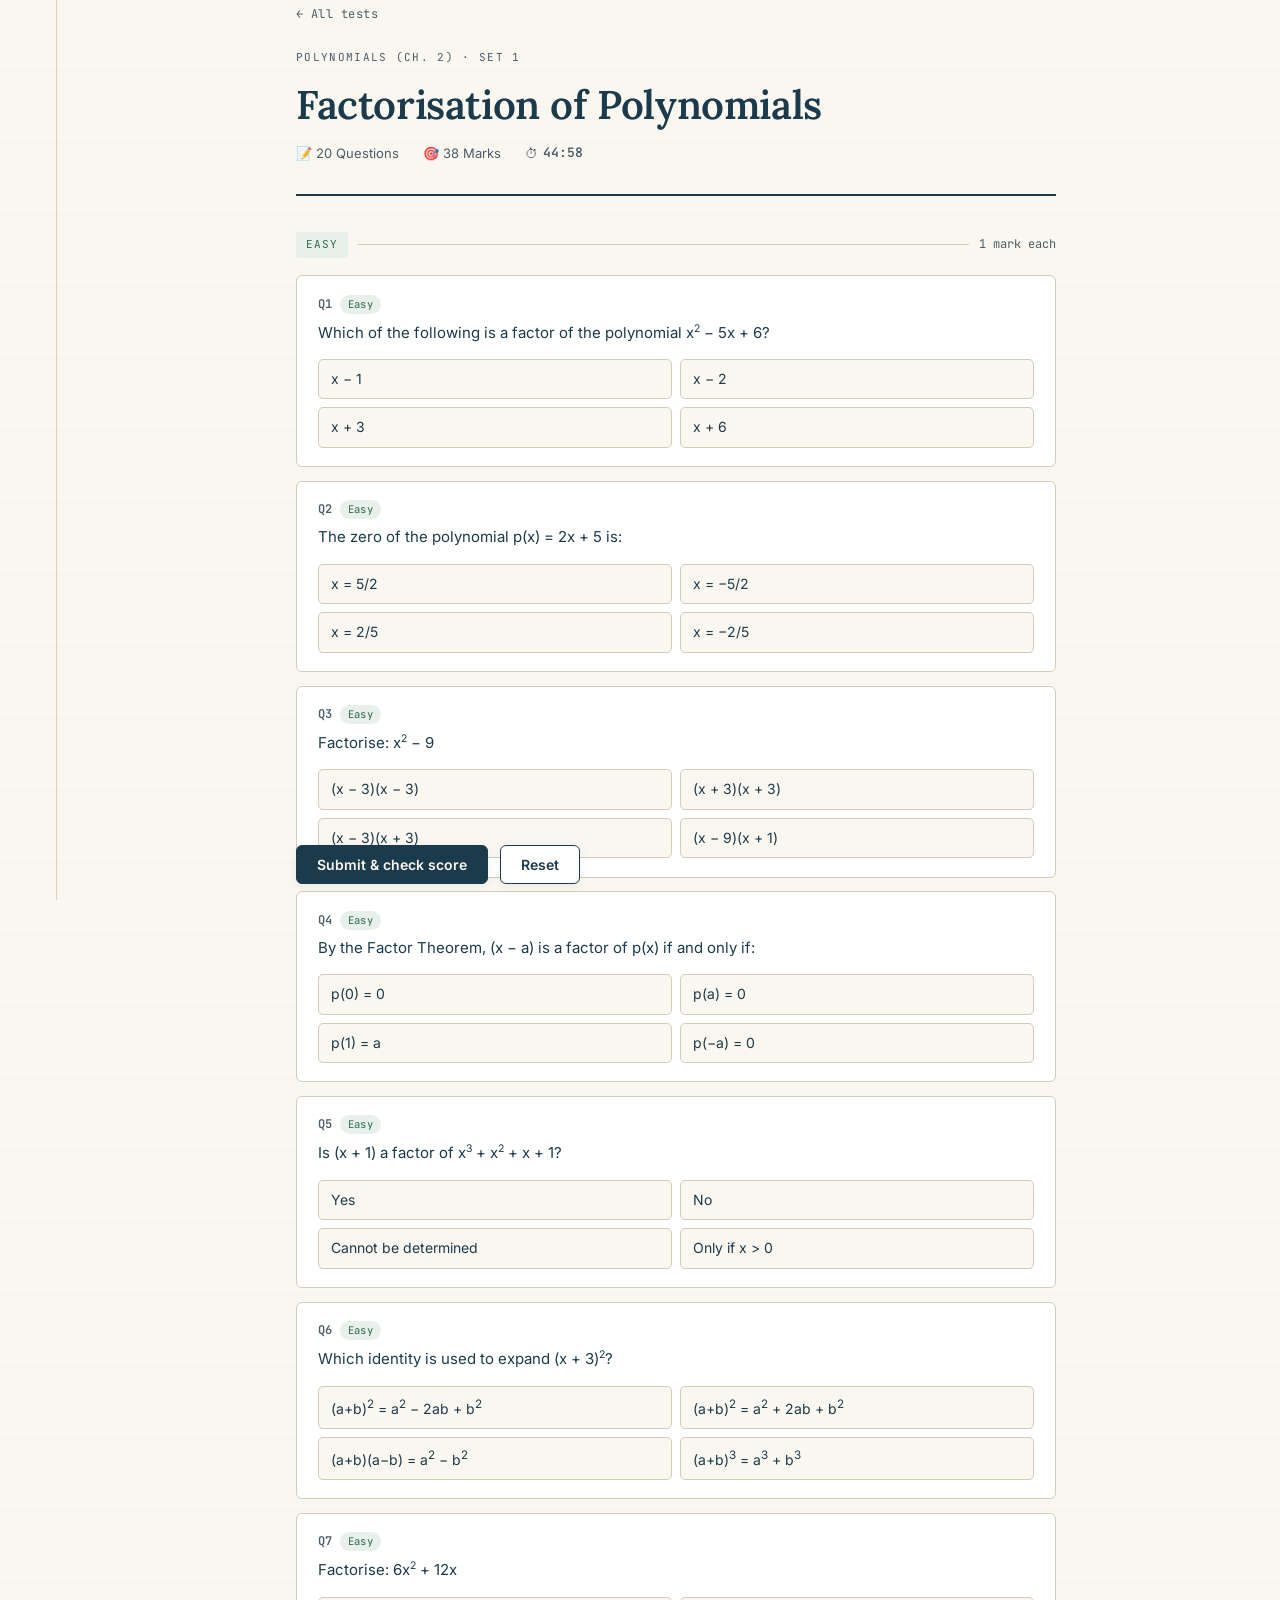
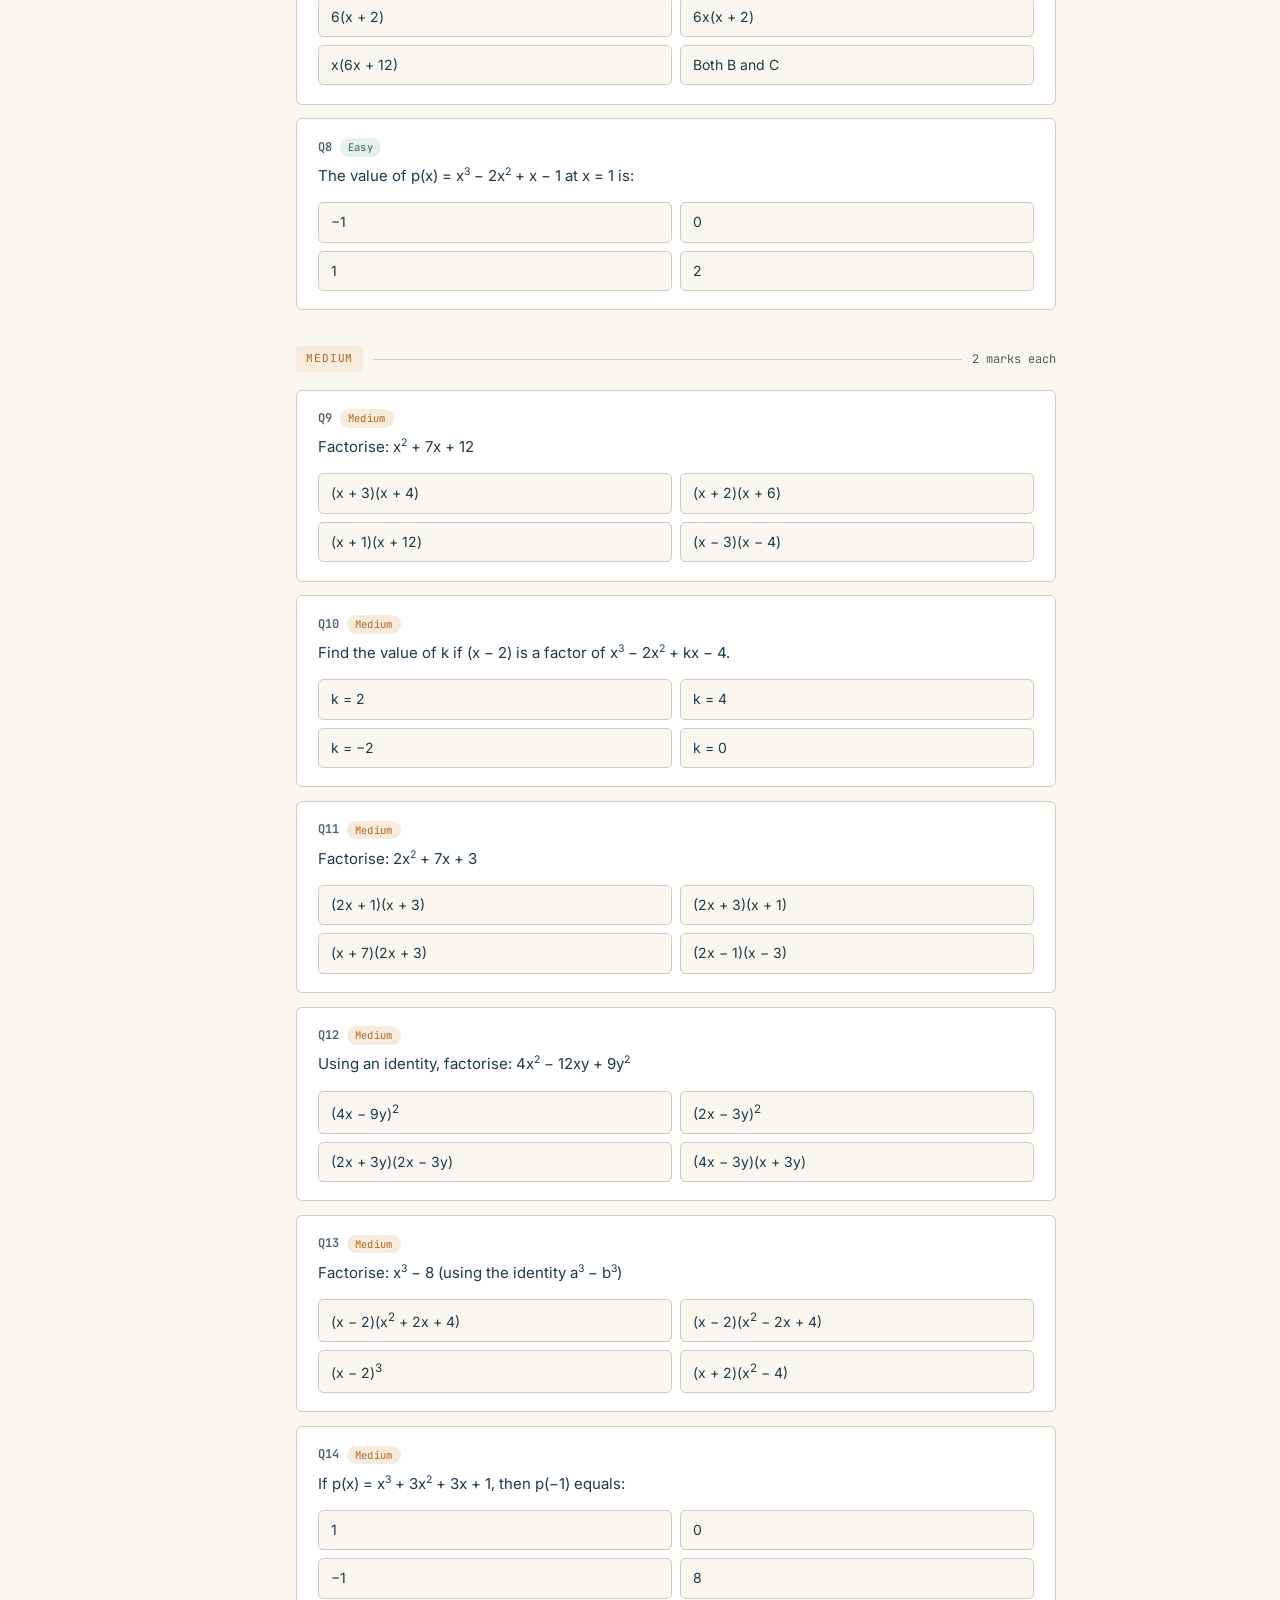
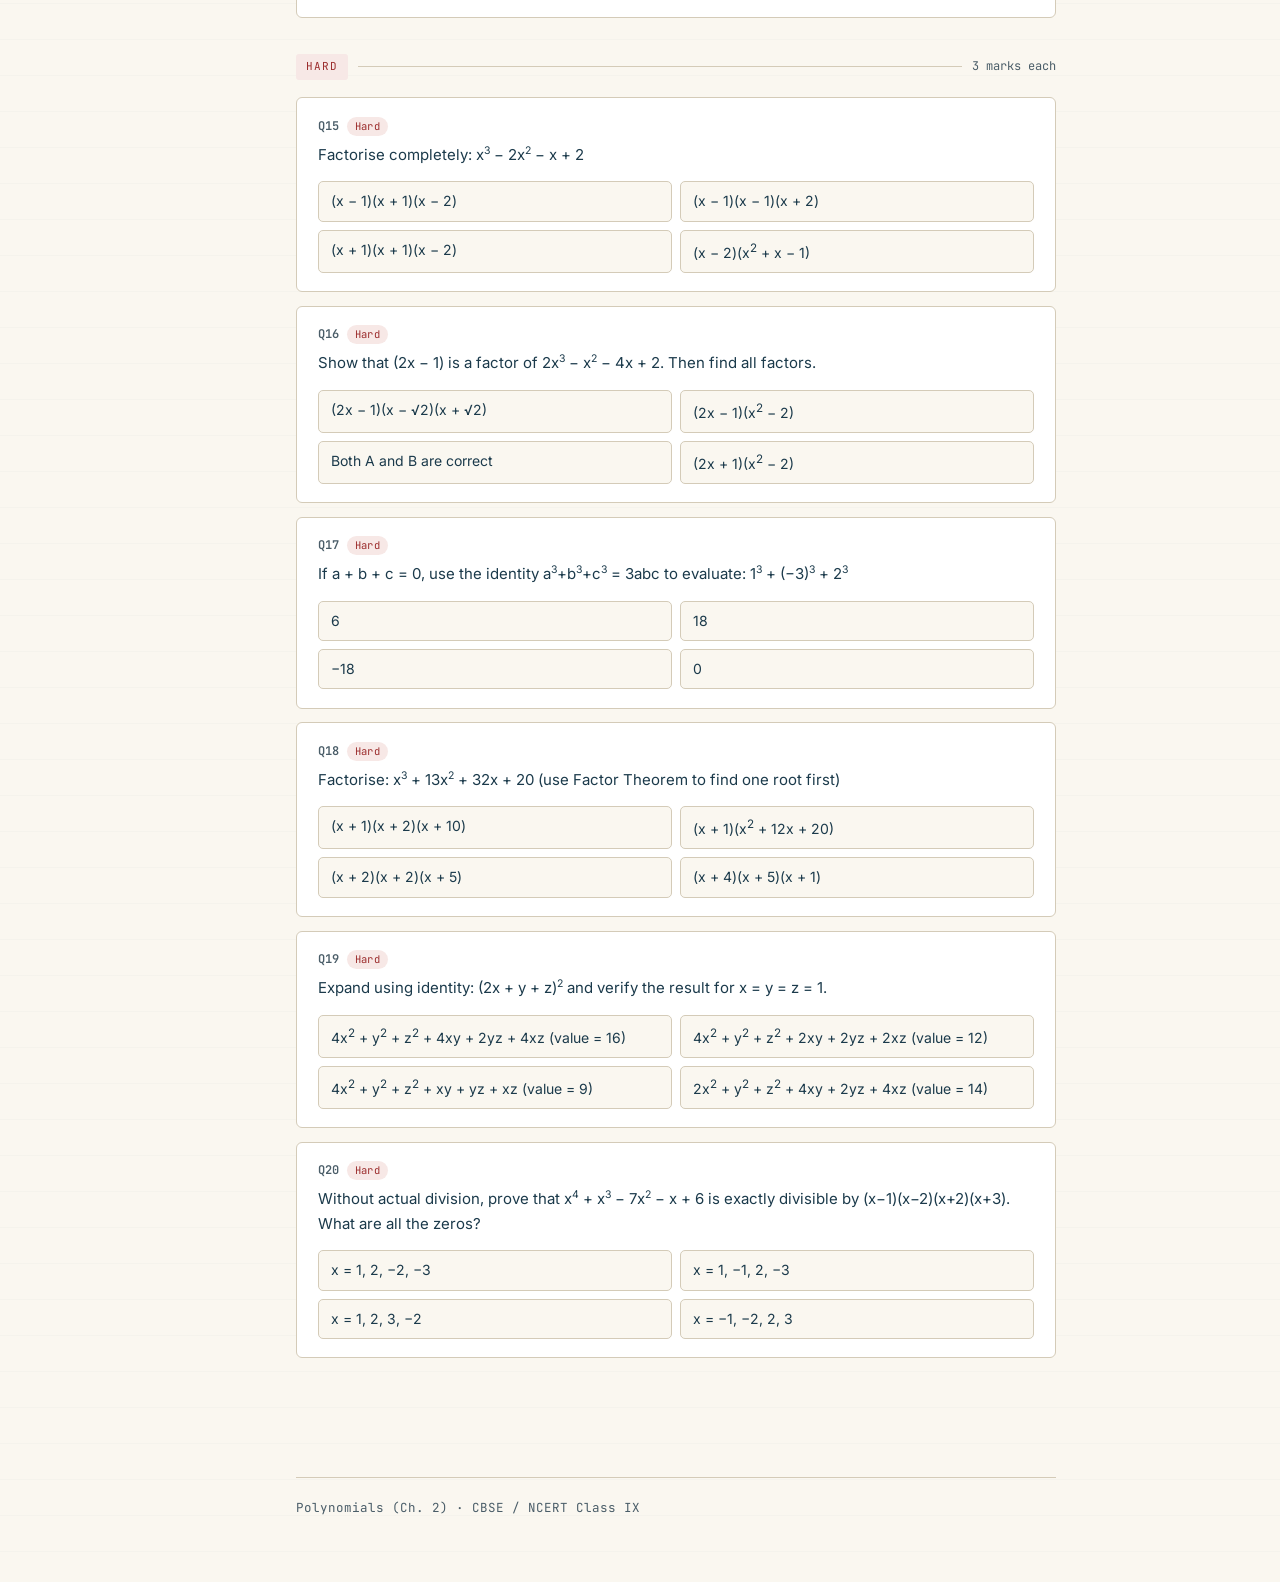
<file: arihant/class-nine/tests/polynomials-set1.html>
<!DOCTYPE html>
<html lang="en">
<head>
<meta charset="UTF-8">
<meta name="viewport" content="width=device-width, initial-scale=1.0">
<title>Factorisation of Polynomials — Baklee's Maths Practice</title>
<link rel="preconnect" href="https://fonts.googleapis.com">
<link href="https://fonts.googleapis.com/css2?family=Lora:wght@500;600;700&family=Inter:wght@400;500;600&family=JetBrains+Mono:wght@400;500;600&display=swap" rel="stylesheet">
<link rel="stylesheet" href="../assets/style.css">
</head>
<body>

<div class="margin-rule"></div>
<div class="wrap">

  <a class="back-link" href="../index.html">&larr; All tests</a>

  <header class="site-header" style="padding-top:0;">
    <p class="eyebrow">Polynomials (Ch. 2) &middot; Set 1</p>
    <h1>Factorisation of Polynomials</h1>
    <div class="test-meta-bar">
      <span>📝 20 Questions</span>
      <span>🎯 38 Marks</span>
      <span>⏱ <span id="timerDisplay" class="timer-display">45:00</span></span>
    </div>
  </header>

  <main id="questions">
    <div class="section-divider easy">
      <span class="label">Easy</span>
      <span class="rule"></span>
      <span class="marks">1 mark each</span>
    </div>

    <div class="question">
      <div class="q-num-row">
        <span class="q-num">Q1</span>
        <span class="diff-pill easy">Easy</span>
      </div>
      <div class="q-text">Which of the following is a factor of the polynomial x<sup>2</sup> − 5x + 6?</div>
      <div class="options">
        <div class="opt" data-q="1" data-opt="A">x − 1</div>
        <div class="opt" data-q="1" data-opt="B">x − 2</div>
        <div class="opt" data-q="1" data-opt="C">x + 3</div>
        <div class="opt" data-q="1" data-opt="D">x + 6</div>
      </div>
      <div class="hint-box" id="hint-1"><strong>Hint:</strong> p(2) = 4 − 10 + 6 = 0, so (x − 2) is a factor.</div>
    </div>

    <div class="question">
      <div class="q-num-row">
        <span class="q-num">Q2</span>
        <span class="diff-pill easy">Easy</span>
      </div>
      <div class="q-text">The zero of the polynomial p(x) = 2x + 5 is:</div>
      <div class="options">
        <div class="opt" data-q="2" data-opt="A">x = 5/2</div>
        <div class="opt" data-q="2" data-opt="B">x = −5/2</div>
        <div class="opt" data-q="2" data-opt="C">x = 2/5</div>
        <div class="opt" data-q="2" data-opt="D">x = −2/5</div>
      </div>
      <div class="hint-box" id="hint-2"><strong>Hint:</strong> 2x + 5 = 0 ⟹ x = −5/2.</div>
    </div>

    <div class="question">
      <div class="q-num-row">
        <span class="q-num">Q3</span>
        <span class="diff-pill easy">Easy</span>
      </div>
      <div class="q-text">Factorise: x<sup>2</sup> − 9</div>
      <div class="options">
        <div class="opt" data-q="3" data-opt="A">(x − 3)(x − 3)</div>
        <div class="opt" data-q="3" data-opt="B">(x + 3)(x + 3)</div>
        <div class="opt" data-q="3" data-opt="C">(x − 3)(x + 3)</div>
        <div class="opt" data-q="3" data-opt="D">(x − 9)(x + 1)</div>
      </div>
      <div class="hint-box" id="hint-3"><strong>Hint:</strong> Difference of squares: a² − b² = (a−b)(a+b), here a=x, b=3.</div>
    </div>

    <div class="question">
      <div class="q-num-row">
        <span class="q-num">Q4</span>
        <span class="diff-pill easy">Easy</span>
      </div>
      <div class="q-text">By the Factor Theorem, (x − a) is a factor of p(x) if and only if:</div>
      <div class="options">
        <div class="opt" data-q="4" data-opt="A">p(0) = 0</div>
        <div class="opt" data-q="4" data-opt="B">p(a) = 0</div>
        <div class="opt" data-q="4" data-opt="C">p(1) = a</div>
        <div class="opt" data-q="4" data-opt="D">p(−a) = 0</div>
      </div>
      <div class="hint-box" id="hint-4"><strong>Hint:</strong> Factor Theorem: (x − a) is a factor iff p(a) = 0.</div>
    </div>

    <div class="question">
      <div class="q-num-row">
        <span class="q-num">Q5</span>
        <span class="diff-pill easy">Easy</span>
      </div>
      <div class="q-text">Is (x + 1) a factor of x<sup>3</sup> + x<sup>2</sup> + x + 1?</div>
      <div class="options">
        <div class="opt" data-q="5" data-opt="A">Yes</div>
        <div class="opt" data-q="5" data-opt="B">No</div>
        <div class="opt" data-q="5" data-opt="C">Cannot be determined</div>
        <div class="opt" data-q="5" data-opt="D">Only if x > 0</div>
      </div>
      <div class="hint-box" id="hint-5"><strong>Hint:</strong> Check p(−1): (−1)³+(−1)²+(−1)+1 = −1+1−1+1 = 0.</div>
    </div>

    <div class="question">
      <div class="q-num-row">
        <span class="q-num">Q6</span>
        <span class="diff-pill easy">Easy</span>
      </div>
      <div class="q-text">Which identity is used to expand (x + 3)<sup>2</sup>?</div>
      <div class="options">
        <div class="opt" data-q="6" data-opt="A">(a+b)<sup>2</sup> = a<sup>2</sup> − 2ab + b<sup>2</sup></div>
        <div class="opt" data-q="6" data-opt="B">(a+b)<sup>2</sup> = a<sup>2</sup> + 2ab + b<sup>2</sup></div>
        <div class="opt" data-q="6" data-opt="C">(a+b)(a−b) = a<sup>2</sup> − b<sup>2</sup></div>
        <div class="opt" data-q="6" data-opt="D">(a+b)<sup>3</sup> = a<sup>3</sup> + b<sup>3</sup></div>
      </div>
      <div class="hint-box" id="hint-6"><strong>Hint:</strong> (a+b)² = a² + 2ab + b².</div>
    </div>

    <div class="question">
      <div class="q-num-row">
        <span class="q-num">Q7</span>
        <span class="diff-pill easy">Easy</span>
      </div>
      <div class="q-text">Factorise: 6x<sup>2</sup> + 12x</div>
      <div class="options">
        <div class="opt" data-q="7" data-opt="A">6(x + 2)</div>
        <div class="opt" data-q="7" data-opt="B">6x(x + 2)</div>
        <div class="opt" data-q="7" data-opt="C">x(6x + 12)</div>
        <div class="opt" data-q="7" data-opt="D">Both B and C</div>
      </div>
      <div class="hint-box" id="hint-7"><strong>Hint:</strong> GCF is 6x: 6x²+12x = 6x(x+2). x(6x+12) is the same factorisation written differently.</div>
    </div>

    <div class="question">
      <div class="q-num-row">
        <span class="q-num">Q8</span>
        <span class="diff-pill easy">Easy</span>
      </div>
      <div class="q-text">The value of p(x) = x<sup>3</sup> − 2x<sup>2</sup> + x − 1 at x = 1 is:</div>
      <div class="options">
        <div class="opt" data-q="8" data-opt="A">−1</div>
        <div class="opt" data-q="8" data-opt="B">0</div>
        <div class="opt" data-q="8" data-opt="C">1</div>
        <div class="opt" data-q="8" data-opt="D">2</div>
      </div>
      <div class="hint-box" id="hint-8"><strong>Hint:</strong> p(1) = 1 − 2 + 1 − 1 = −1.</div>
    </div>

    <div class="section-divider medium">
      <span class="label">Medium</span>
      <span class="rule"></span>
      <span class="marks">2 marks each</span>
    </div>

    <div class="question">
      <div class="q-num-row">
        <span class="q-num">Q9</span>
        <span class="diff-pill medium">Medium</span>
      </div>
      <div class="q-text">Factorise: x<sup>2</sup> + 7x + 12</div>
      <div class="options">
        <div class="opt" data-q="9" data-opt="A">(x + 3)(x + 4)</div>
        <div class="opt" data-q="9" data-opt="B">(x + 2)(x + 6)</div>
        <div class="opt" data-q="9" data-opt="C">(x + 1)(x + 12)</div>
        <div class="opt" data-q="9" data-opt="D">(x − 3)(x − 4)</div>
      </div>
      <div class="hint-box" id="hint-9"><strong>Hint:</strong> Find two numbers with product 12 and sum 7: 3 and 4.</div>
    </div>

    <div class="question">
      <div class="q-num-row">
        <span class="q-num">Q10</span>
        <span class="diff-pill medium">Medium</span>
      </div>
      <div class="q-text">Find the value of k if (x − 2) is a factor of x<sup>3</sup> − 2x<sup>2</sup> + kx − 4.</div>
      <div class="options">
        <div class="opt" data-q="10" data-opt="A">k = 2</div>
        <div class="opt" data-q="10" data-opt="B">k = 4</div>
        <div class="opt" data-q="10" data-opt="C">k = −2</div>
        <div class="opt" data-q="10" data-opt="D">k = 0</div>
      </div>
      <div class="hint-box" id="hint-10"><strong>Hint:</strong> Set p(2) = 0: 8 − 8 + 2k − 4 = 0 ⟹ k = 2.</div>
    </div>

    <div class="question">
      <div class="q-num-row">
        <span class="q-num">Q11</span>
        <span class="diff-pill medium">Medium</span>
      </div>
      <div class="q-text">Factorise: 2x<sup>2</sup> + 7x + 3</div>
      <div class="options">
        <div class="opt" data-q="11" data-opt="A">(2x + 1)(x + 3)</div>
        <div class="opt" data-q="11" data-opt="B">(2x + 3)(x + 1)</div>
        <div class="opt" data-q="11" data-opt="C">(x + 7)(2x + 3)</div>
        <div class="opt" data-q="11" data-opt="D">(2x − 1)(x − 3)</div>
      </div>
      <div class="hint-box" id="hint-11"><strong>Hint:</strong> Split 7x as 6x + x: 2x(x+3) + 1(x+3) = (2x+1)(x+3).</div>
    </div>

    <div class="question">
      <div class="q-num-row">
        <span class="q-num">Q12</span>
        <span class="diff-pill medium">Medium</span>
      </div>
      <div class="q-text">Using an identity, factorise: 4x<sup>2</sup> − 12xy + 9y<sup>2</sup></div>
      <div class="options">
        <div class="opt" data-q="12" data-opt="A">(4x − 9y)<sup>2</sup></div>
        <div class="opt" data-q="12" data-opt="B">(2x − 3y)<sup>2</sup></div>
        <div class="opt" data-q="12" data-opt="C">(2x + 3y)(2x − 3y)</div>
        <div class="opt" data-q="12" data-opt="D">(4x − 3y)(x + 3y)</div>
      </div>
      <div class="hint-box" id="hint-12"><strong>Hint:</strong> (2x)² − 2(2x)(3y) + (3y)² = (2x − 3y)².</div>
    </div>

    <div class="question">
      <div class="q-num-row">
        <span class="q-num">Q13</span>
        <span class="diff-pill medium">Medium</span>
      </div>
      <div class="q-text">Factorise: x<sup>3</sup> − 8 (using the identity a<sup>3</sup> − b<sup>3</sup>)</div>
      <div class="options">
        <div class="opt" data-q="13" data-opt="A">(x − 2)(x<sup>2</sup> + 2x + 4)</div>
        <div class="opt" data-q="13" data-opt="B">(x − 2)(x<sup>2</sup> − 2x + 4)</div>
        <div class="opt" data-q="13" data-opt="C">(x − 2)<sup>3</sup></div>
        <div class="opt" data-q="13" data-opt="D">(x + 2)(x<sup>2</sup> − 4)</div>
      </div>
      <div class="hint-box" id="hint-13"><strong>Hint:</strong> a³−b³ = (a−b)(a²+ab+b²), with a=x, b=2.</div>
    </div>

    <div class="question">
      <div class="q-num-row">
        <span class="q-num">Q14</span>
        <span class="diff-pill medium">Medium</span>
      </div>
      <div class="q-text">If p(x) = x<sup>3</sup> + 3x<sup>2</sup> + 3x + 1, then p(−1) equals:</div>
      <div class="options">
        <div class="opt" data-q="14" data-opt="A">1</div>
        <div class="opt" data-q="14" data-opt="B">0</div>
        <div class="opt" data-q="14" data-opt="C">−1</div>
        <div class="opt" data-q="14" data-opt="D">8</div>
      </div>
      <div class="hint-box" id="hint-14"><strong>Hint:</strong> Notice p(x) = (x+1)³, so p(−1) = 0.</div>
    </div>

    <div class="section-divider hard">
      <span class="label">Hard</span>
      <span class="rule"></span>
      <span class="marks">3 marks each</span>
    </div>

    <div class="question">
      <div class="q-num-row">
        <span class="q-num">Q15</span>
        <span class="diff-pill hard">Hard</span>
      </div>
      <div class="q-text">Factorise completely: x<sup>3</sup> − 2x<sup>2</sup> − x + 2</div>
      <div class="options">
        <div class="opt" data-q="15" data-opt="A">(x − 1)(x + 1)(x − 2)</div>
        <div class="opt" data-q="15" data-opt="B">(x − 1)(x − 1)(x + 2)</div>
        <div class="opt" data-q="15" data-opt="C">(x + 1)(x + 1)(x − 2)</div>
        <div class="opt" data-q="15" data-opt="D">(x − 2)(x<sup>2</sup> + x − 1)</div>
      </div>
      <div class="hint-box" id="hint-15"><strong>Hint:</strong> Check p(1), p(−1), p(2) — all give zero, so all three are factors.</div>
    </div>

    <div class="question">
      <div class="q-num-row">
        <span class="q-num">Q16</span>
        <span class="diff-pill hard">Hard</span>
      </div>
      <div class="q-text">Show that (2x − 1) is a factor of 2x<sup>3</sup> − x<sup>2</sup> − 4x + 2. Then find all factors.</div>
      <div class="options">
        <div class="opt" data-q="16" data-opt="A">(2x − 1)(x − √2)(x + √2)</div>
        <div class="opt" data-q="16" data-opt="B">(2x − 1)(x<sup>2</sup> − 2)</div>
        <div class="opt" data-q="16" data-opt="C">Both A and B are correct</div>
        <div class="opt" data-q="16" data-opt="D">(2x + 1)(x<sup>2</sup> − 2)</div>
      </div>
      <div class="hint-box" id="hint-16"><strong>Hint:</strong> p(½) = 0 confirms the factor. The quotient x²−2 factors further into (x−√2)(x+√2).</div>
    </div>

    <div class="question">
      <div class="q-num-row">
        <span class="q-num">Q17</span>
        <span class="diff-pill hard">Hard</span>
      </div>
      <div class="q-text">If a + b + c = 0, use the identity a<sup>3</sup>+b<sup>3</sup>+c<sup>3</sup> = 3abc to evaluate: 1<sup>3</sup> + (−3)<sup>3</sup> + 2<sup>3</sup></div>
      <div class="options">
        <div class="opt" data-q="17" data-opt="A">6</div>
        <div class="opt" data-q="17" data-opt="B">18</div>
        <div class="opt" data-q="17" data-opt="C">−18</div>
        <div class="opt" data-q="17" data-opt="D">0</div>
      </div>
      <div class="hint-box" id="hint-17"><strong>Hint:</strong> a+b+c = 1+(−3)+2 = 0, so the sum = 3abc = 3×1×(−3)×2 = −18.</div>
    </div>

    <div class="question">
      <div class="q-num-row">
        <span class="q-num">Q18</span>
        <span class="diff-pill hard">Hard</span>
      </div>
      <div class="q-text">Factorise: x<sup>3</sup> + 13x<sup>2</sup> + 32x + 20 (use Factor Theorem to find one root first)</div>
      <div class="options">
        <div class="opt" data-q="18" data-opt="A">(x + 1)(x + 2)(x + 10)</div>
        <div class="opt" data-q="18" data-opt="B">(x + 1)(x<sup>2</sup> + 12x + 20)</div>
        <div class="opt" data-q="18" data-opt="C">(x + 2)(x + 2)(x + 5)</div>
        <div class="opt" data-q="18" data-opt="D">(x + 4)(x + 5)(x + 1)</div>
      </div>
      <div class="hint-box" id="hint-18"><strong>Hint:</strong> p(−1) = 0. Dividing gives x²+12x+20, which factors into (x+2)(x+10).</div>
    </div>

    <div class="question">
      <div class="q-num-row">
        <span class="q-num">Q19</span>
        <span class="diff-pill hard">Hard</span>
      </div>
      <div class="q-text">Expand using identity: (2x + y + z)<sup>2</sup> and verify the result for x = y = z = 1.</div>
      <div class="options">
        <div class="opt" data-q="19" data-opt="A">4x<sup>2</sup> + y<sup>2</sup> + z<sup>2</sup> + 4xy + 2yz + 4xz (value = 16)</div>
        <div class="opt" data-q="19" data-opt="B">4x<sup>2</sup> + y<sup>2</sup> + z<sup>2</sup> + 2xy + 2yz + 2xz (value = 12)</div>
        <div class="opt" data-q="19" data-opt="C">4x<sup>2</sup> + y<sup>2</sup> + z<sup>2</sup> + xy + yz + xz (value = 9)</div>
        <div class="opt" data-q="19" data-opt="D">2x<sup>2</sup> + y<sup>2</sup> + z<sup>2</sup> + 4xy + 2yz + 4xz (value = 14)</div>
      </div>
      <div class="hint-box" id="hint-19"><strong>Hint:</strong> (a+b+c)² = a²+b²+c²+2ab+2bc+2ca, with a=2x, b=y, c=z. At x=y=z=1: 4+1+1+4+2+4=16.</div>
    </div>

    <div class="question">
      <div class="q-num-row">
        <span class="q-num">Q20</span>
        <span class="diff-pill hard">Hard</span>
      </div>
      <div class="q-text">Without actual division, prove that x<sup>4</sup> + x<sup>3</sup> − 7x<sup>2</sup> − x + 6 is exactly divisible by (x−1)(x−2)(x+2)(x+3). What are all the zeros?</div>
      <div class="options">
        <div class="opt" data-q="20" data-opt="A">x = 1, 2, −2, −3</div>
        <div class="opt" data-q="20" data-opt="B">x = 1, −1, 2, −3</div>
        <div class="opt" data-q="20" data-opt="C">x = 1, 2, 3, −2</div>
        <div class="opt" data-q="20" data-opt="D">x = −1, −2, 2, 3</div>
      </div>
      <div class="hint-box" id="hint-20"><strong>Hint:</strong> Verify p(1)=p(2)=p(−2)=p(−3)=0 by direct substitution.</div>
    </div>

  </main>

  <div class="action-bar">
    <button class="btn primary" id="submitBtn">Submit &amp; check score</button>
    <button class="btn" id="keyBtn">Show / hide hints</button>
    <button class="btn" id="resetBtn">Reset</button>
  </div>

  <div class="score-box" id="scoreBox">
    <div class="score-num" id="scoreNum">—</div>
    <div class="score-label" id="scoreLabel"></div>
    <div class="score-breakdown" id="scoreBreakdown"></div>
  </div>

  <footer class="site-footer">
    Polynomials (Ch. 2) &middot; CBSE / NCERT Class IX
  </footer>

</div>

<script>
window.TEST = {"title": "Factorisation of Polynomials", "chapter": "Polynomials (Ch. 2)", "marks": 38, "time": 45, "questions": [{"num": 1, "diff": "Easy", "marks": 1, "correct": "B"}, {"num": 2, "diff": "Easy", "marks": 1, "correct": "B"}, {"num": 3, "diff": "Easy", "marks": 1, "correct": "C"}, {"num": 4, "diff": "Easy", "marks": 1, "correct": "B"}, {"num": 5, "diff": "Easy", "marks": 1, "correct": "A"}, {"num": 6, "diff": "Easy", "marks": 1, "correct": "B"}, {"num": 7, "diff": "Easy", "marks": 1, "correct": "D"}, {"num": 8, "diff": "Easy", "marks": 1, "correct": "A"}, {"num": 9, "diff": "Medium", "marks": 2, "correct": "A"}, {"num": 10, "diff": "Medium", "marks": 2, "correct": "A"}, {"num": 11, "diff": "Medium", "marks": 2, "correct": "A"}, {"num": 12, "diff": "Medium", "marks": 2, "correct": "B"}, {"num": 13, "diff": "Medium", "marks": 2, "correct": "A"}, {"num": 14, "diff": "Medium", "marks": 2, "correct": "B"}, {"num": 15, "diff": "Hard", "marks": 3, "correct": "A"}, {"num": 16, "diff": "Hard", "marks": 3, "correct": "C"}, {"num": 17, "diff": "Hard", "marks": 3, "correct": "C"}, {"num": 18, "diff": "Hard", "marks": 3, "correct": "A"}, {"num": 19, "diff": "Hard", "marks": 3, "correct": "A"}, {"num": 20, "diff": "Hard", "marks": 3, "correct": "A"}]};
</script>
<script src="../assets/test-engine.js"></script>
</body>
</html>
</file>
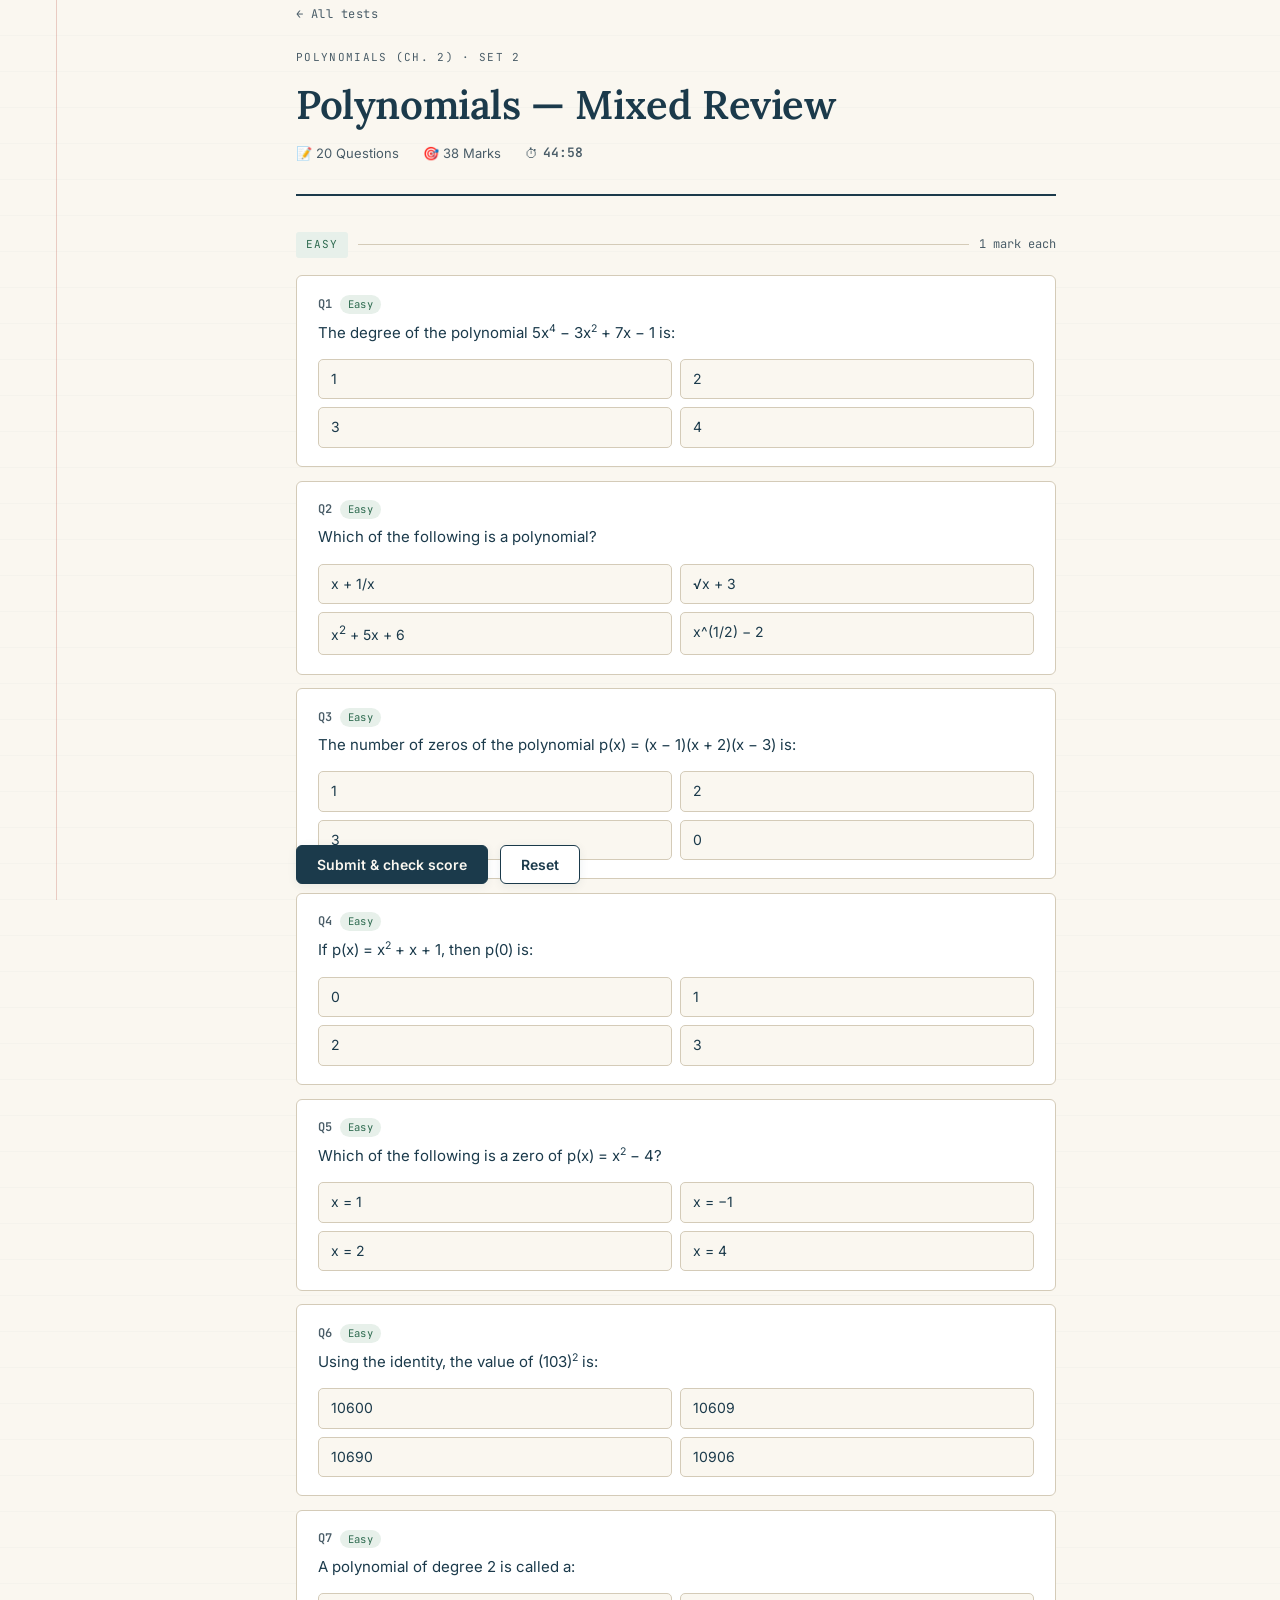
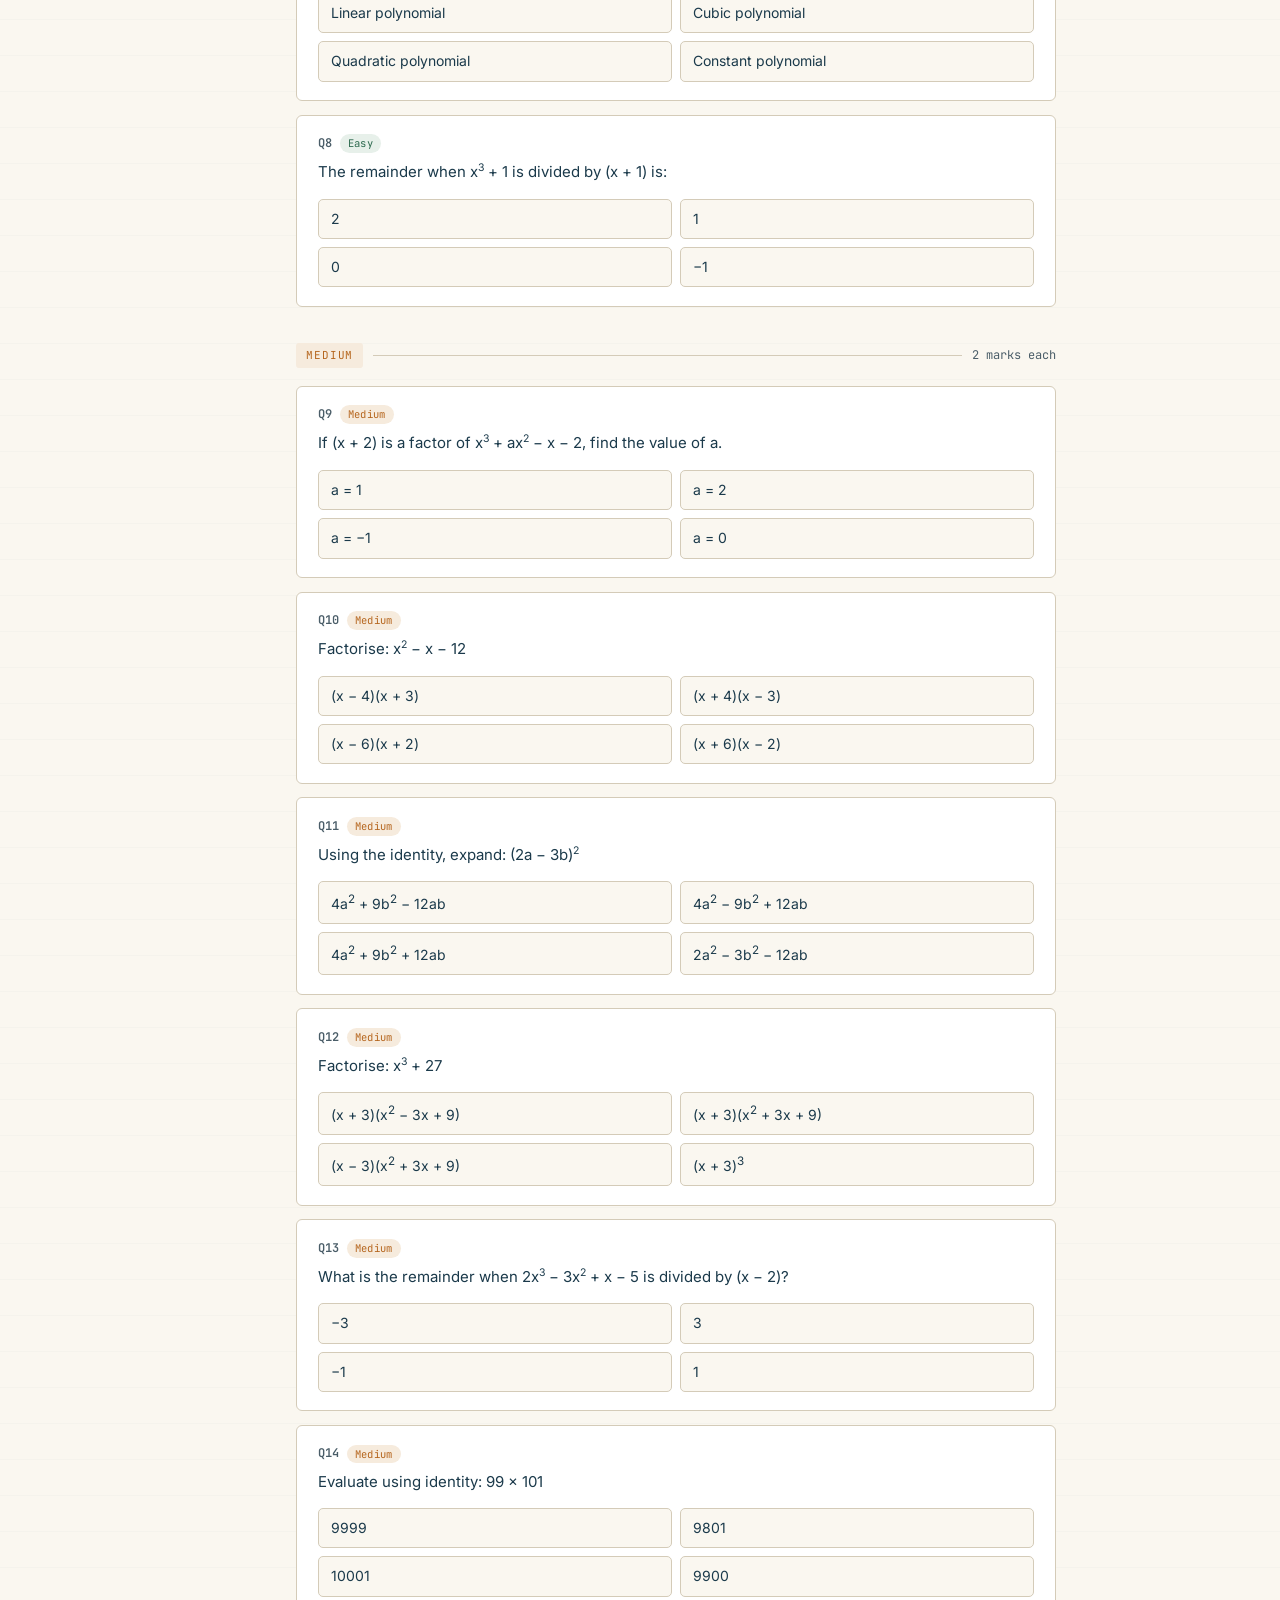
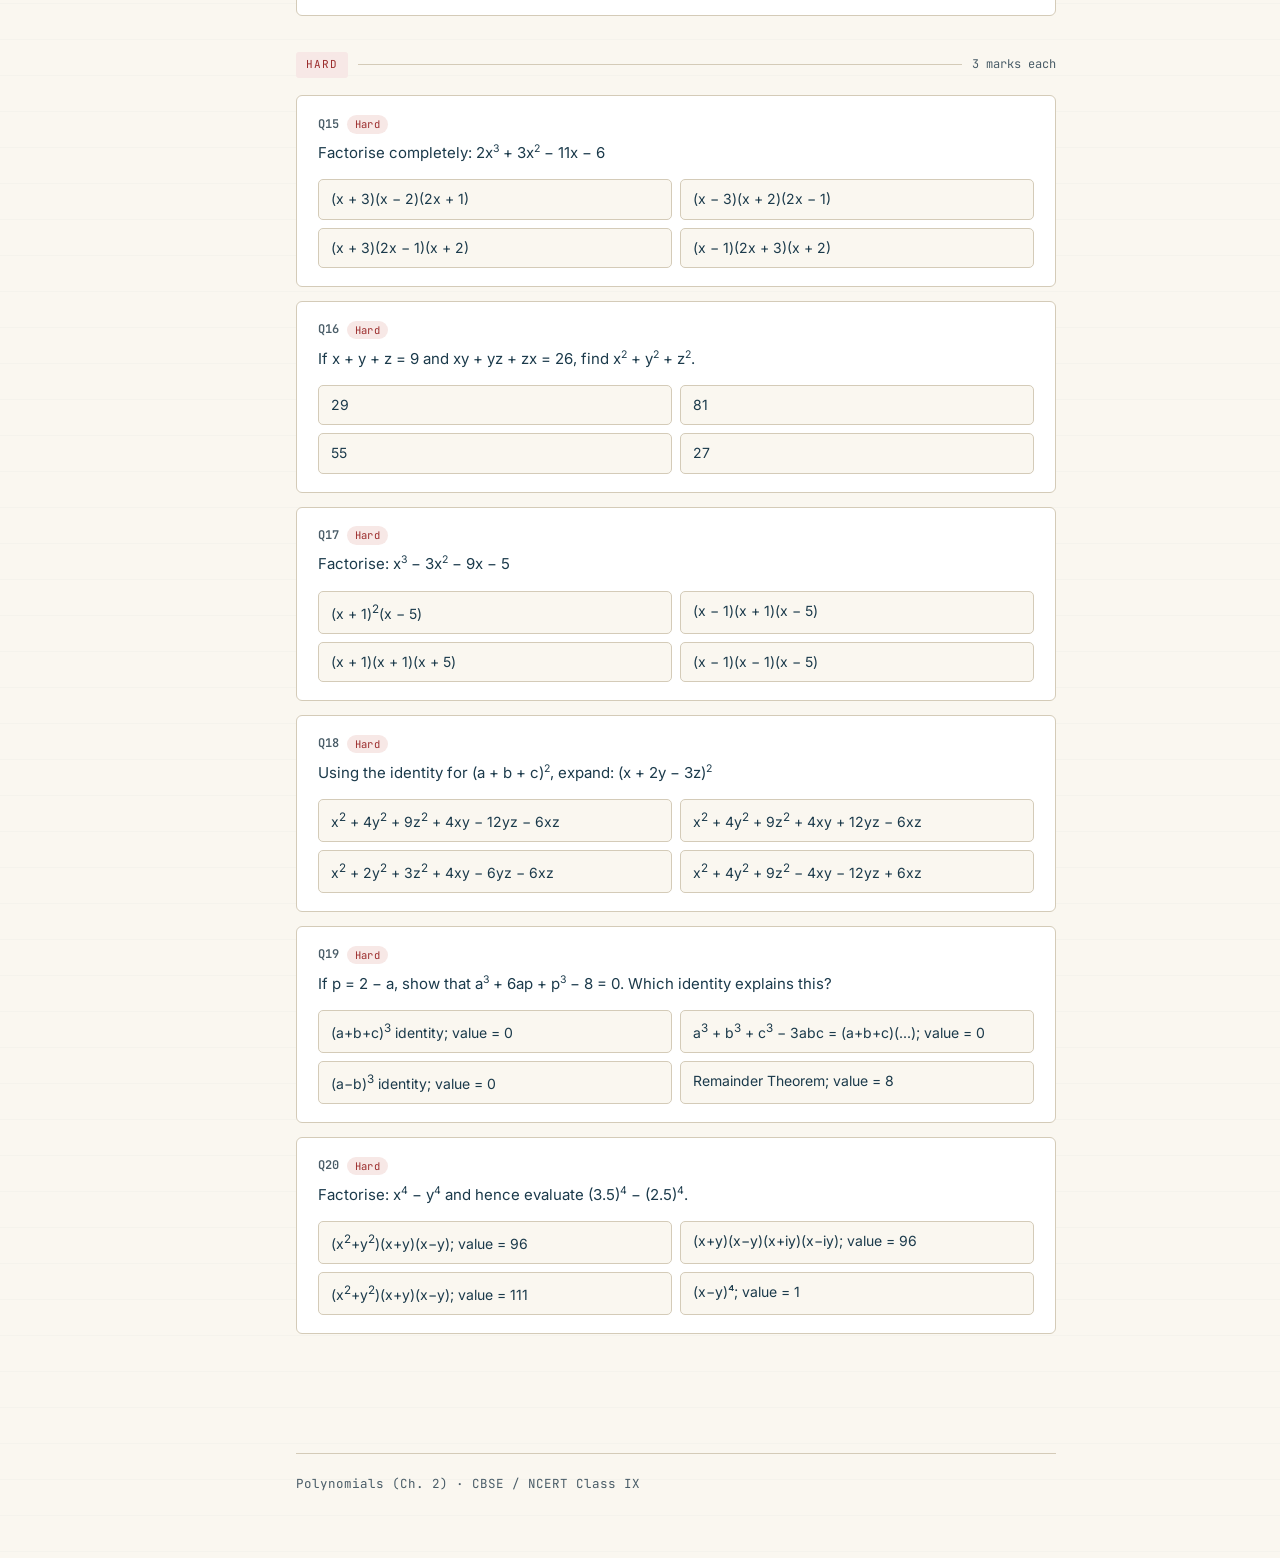
<file: arihant/class-nine/tests/polynomials-set2.html>
<!DOCTYPE html>
<html lang="en">
<head>
<meta charset="UTF-8">
<meta name="viewport" content="width=device-width, initial-scale=1.0">
<title>Polynomials — Mixed Review — Baklee's Maths Practice</title>
<link rel="preconnect" href="https://fonts.googleapis.com">
<link href="https://fonts.googleapis.com/css2?family=Lora:wght@500;600;700&family=Inter:wght@400;500;600&family=JetBrains+Mono:wght@400;500;600&display=swap" rel="stylesheet">
<link rel="stylesheet" href="../assets/style.css">
</head>
<body>

<div class="margin-rule"></div>
<div class="wrap">

  <a class="back-link" href="../index.html">&larr; All tests</a>

  <header class="site-header" style="padding-top:0;">
    <p class="eyebrow">Polynomials (Ch. 2) &middot; Set 2</p>
    <h1>Polynomials — Mixed Review</h1>
    <div class="test-meta-bar">
      <span>📝 20 Questions</span>
      <span>🎯 38 Marks</span>
      <span>⏱ <span id="timerDisplay" class="timer-display">45:00</span></span>
    </div>
  </header>

  <main id="questions">
    <div class="section-divider easy">
      <span class="label">Easy</span>
      <span class="rule"></span>
      <span class="marks">1 mark each</span>
    </div>

    <div class="question">
      <div class="q-num-row">
        <span class="q-num">Q1</span>
        <span class="diff-pill easy">Easy</span>
      </div>
      <div class="q-text">The degree of the polynomial 5x<sup>4</sup> − 3x<sup>2</sup> + 7x − 1 is:</div>
      <div class="options">
        <div class="opt" data-q="1" data-opt="A">1</div>
        <div class="opt" data-q="1" data-opt="B">2</div>
        <div class="opt" data-q="1" data-opt="C">3</div>
        <div class="opt" data-q="1" data-opt="D">4</div>
      </div>
      <div class="hint-box" id="hint-1"><strong>Hint:</strong> Degree = highest power of x present, which is 4.</div>
    </div>

    <div class="question">
      <div class="q-num-row">
        <span class="q-num">Q2</span>
        <span class="diff-pill easy">Easy</span>
      </div>
      <div class="q-text">Which of the following is a polynomial?</div>
      <div class="options">
        <div class="opt" data-q="2" data-opt="A">x + 1/x</div>
        <div class="opt" data-q="2" data-opt="B">√x + 3</div>
        <div class="opt" data-q="2" data-opt="C">x<sup>2</sup> + 5x + 6</div>
        <div class="opt" data-q="2" data-opt="D">x^(1/2) − 2</div>
      </div>
      <div class="hint-box" id="hint-2"><strong>Hint:</strong> A polynomial needs non-negative integer powers of x — only option C qualifies.</div>
    </div>

    <div class="question">
      <div class="q-num-row">
        <span class="q-num">Q3</span>
        <span class="diff-pill easy">Easy</span>
      </div>
      <div class="q-text">The number of zeros of the polynomial p(x) = (x − 1)(x + 2)(x − 3) is:</div>
      <div class="options">
        <div class="opt" data-q="3" data-opt="A">1</div>
        <div class="opt" data-q="3" data-opt="B">2</div>
        <div class="opt" data-q="3" data-opt="C">3</div>
        <div class="opt" data-q="3" data-opt="D">0</div>
      </div>
      <div class="hint-box" id="hint-3"><strong>Hint:</strong> Three distinct linear factors give three distinct zeros: 1, −2, 3.</div>
    </div>

    <div class="question">
      <div class="q-num-row">
        <span class="q-num">Q4</span>
        <span class="diff-pill easy">Easy</span>
      </div>
      <div class="q-text">If p(x) = x<sup>2</sup> + x + 1, then p(0) is:</div>
      <div class="options">
        <div class="opt" data-q="4" data-opt="A">0</div>
        <div class="opt" data-q="4" data-opt="B">1</div>
        <div class="opt" data-q="4" data-opt="C">2</div>
        <div class="opt" data-q="4" data-opt="D">3</div>
      </div>
      <div class="hint-box" id="hint-4"><strong>Hint:</strong> p(0) = 0 + 0 + 1 = 1.</div>
    </div>

    <div class="question">
      <div class="q-num-row">
        <span class="q-num">Q5</span>
        <span class="diff-pill easy">Easy</span>
      </div>
      <div class="q-text">Which of the following is a zero of p(x) = x<sup>2</sup> − 4?</div>
      <div class="options">
        <div class="opt" data-q="5" data-opt="A">x = 1</div>
        <div class="opt" data-q="5" data-opt="B">x = −1</div>
        <div class="opt" data-q="5" data-opt="C">x = 2</div>
        <div class="opt" data-q="5" data-opt="D">x = 4</div>
      </div>
      <div class="hint-box" id="hint-5"><strong>Hint:</strong> x² − 4 = 0 ⟹ x = ±2, so x = 2 is a zero.</div>
    </div>

    <div class="question">
      <div class="q-num-row">
        <span class="q-num">Q6</span>
        <span class="diff-pill easy">Easy</span>
      </div>
      <div class="q-text">Using the identity, the value of (103)<sup>2</sup> is:</div>
      <div class="options">
        <div class="opt" data-q="6" data-opt="A">10600</div>
        <div class="opt" data-q="6" data-opt="B">10609</div>
        <div class="opt" data-q="6" data-opt="C">10690</div>
        <div class="opt" data-q="6" data-opt="D">10906</div>
      </div>
      <div class="hint-box" id="hint-6"><strong>Hint:</strong> (100+3)² = 100² + 2(100)(3) + 3² = 10000+600+9 = 10609.</div>
    </div>

    <div class="question">
      <div class="q-num-row">
        <span class="q-num">Q7</span>
        <span class="diff-pill easy">Easy</span>
      </div>
      <div class="q-text">A polynomial of degree 2 is called a:</div>
      <div class="options">
        <div class="opt" data-q="7" data-opt="A">Linear polynomial</div>
        <div class="opt" data-q="7" data-opt="B">Cubic polynomial</div>
        <div class="opt" data-q="7" data-opt="C">Quadratic polynomial</div>
        <div class="opt" data-q="7" data-opt="D">Constant polynomial</div>
      </div>
      <div class="hint-box" id="hint-7"><strong>Hint:</strong> Degree 2 = quadratic; degree 1 = linear; degree 3 = cubic.</div>
    </div>

    <div class="question">
      <div class="q-num-row">
        <span class="q-num">Q8</span>
        <span class="diff-pill easy">Easy</span>
      </div>
      <div class="q-text">The remainder when x<sup>3</sup> + 1 is divided by (x + 1) is:</div>
      <div class="options">
        <div class="opt" data-q="8" data-opt="A">2</div>
        <div class="opt" data-q="8" data-opt="B">1</div>
        <div class="opt" data-q="8" data-opt="C">0</div>
        <div class="opt" data-q="8" data-opt="D">−1</div>
      </div>
      <div class="hint-box" id="hint-8"><strong>Hint:</strong> By Remainder Theorem, remainder = p(−1) = −1 + 1 = 0.</div>
    </div>

    <div class="section-divider medium">
      <span class="label">Medium</span>
      <span class="rule"></span>
      <span class="marks">2 marks each</span>
    </div>

    <div class="question">
      <div class="q-num-row">
        <span class="q-num">Q9</span>
        <span class="diff-pill medium">Medium</span>
      </div>
      <div class="q-text">If (x + 2) is a factor of x<sup>3</sup> + ax<sup>2</sup> − x − 2, find the value of a.</div>
      <div class="options">
        <div class="opt" data-q="9" data-opt="A">a = 1</div>
        <div class="opt" data-q="9" data-opt="B">a = 2</div>
        <div class="opt" data-q="9" data-opt="C">a = −1</div>
        <div class="opt" data-q="9" data-opt="D">a = 0</div>
      </div>
      <div class="hint-box" id="hint-9"><strong>Hint:</strong> Set p(−2)=0: −8 + 4a + 2 − 2 = 0 ⟹ 4a = 8 ⟹ a = 2.</div>
    </div>

    <div class="question">
      <div class="q-num-row">
        <span class="q-num">Q10</span>
        <span class="diff-pill medium">Medium</span>
      </div>
      <div class="q-text">Factorise: x<sup>2</sup> − x − 12</div>
      <div class="options">
        <div class="opt" data-q="10" data-opt="A">(x − 4)(x + 3)</div>
        <div class="opt" data-q="10" data-opt="B">(x + 4)(x − 3)</div>
        <div class="opt" data-q="10" data-opt="C">(x − 6)(x + 2)</div>
        <div class="opt" data-q="10" data-opt="D">(x + 6)(x − 2)</div>
      </div>
      <div class="hint-box" id="hint-10"><strong>Hint:</strong> Find two numbers with product −12 and sum −1: −4 and 3.</div>
    </div>

    <div class="question">
      <div class="q-num-row">
        <span class="q-num">Q11</span>
        <span class="diff-pill medium">Medium</span>
      </div>
      <div class="q-text">Using the identity, expand: (2a − 3b)<sup>2</sup></div>
      <div class="options">
        <div class="opt" data-q="11" data-opt="A">4a<sup>2</sup> + 9b<sup>2</sup> − 12ab</div>
        <div class="opt" data-q="11" data-opt="B">4a<sup>2</sup> − 9b<sup>2</sup> + 12ab</div>
        <div class="opt" data-q="11" data-opt="C">4a<sup>2</sup> + 9b<sup>2</sup> + 12ab</div>
        <div class="opt" data-q="11" data-opt="D">2a<sup>2</sup> − 3b<sup>2</sup> − 12ab</div>
      </div>
      <div class="hint-box" id="hint-11"><strong>Hint:</strong> (2a−3b)² = (2a)² − 2(2a)(3b) + (3b)² = 4a² − 12ab + 9b².</div>
    </div>

    <div class="question">
      <div class="q-num-row">
        <span class="q-num">Q12</span>
        <span class="diff-pill medium">Medium</span>
      </div>
      <div class="q-text">Factorise: x<sup>3</sup> + 27</div>
      <div class="options">
        <div class="opt" data-q="12" data-opt="A">(x + 3)(x<sup>2</sup> − 3x + 9)</div>
        <div class="opt" data-q="12" data-opt="B">(x + 3)(x<sup>2</sup> + 3x + 9)</div>
        <div class="opt" data-q="12" data-opt="C">(x − 3)(x<sup>2</sup> + 3x + 9)</div>
        <div class="opt" data-q="12" data-opt="D">(x + 3)<sup>3</sup></div>
      </div>
      <div class="hint-box" id="hint-12"><strong>Hint:</strong> a³+b³ = (a+b)(a²−ab+b²), with a=x, b=3.</div>
    </div>

    <div class="question">
      <div class="q-num-row">
        <span class="q-num">Q13</span>
        <span class="diff-pill medium">Medium</span>
      </div>
      <div class="q-text">What is the remainder when 2x<sup>3</sup> − 3x<sup>2</sup> + x − 5 is divided by (x − 2)?</div>
      <div class="options">
        <div class="opt" data-q="13" data-opt="A">−3</div>
        <div class="opt" data-q="13" data-opt="B">3</div>
        <div class="opt" data-q="13" data-opt="C">−1</div>
        <div class="opt" data-q="13" data-opt="D">1</div>
      </div>
      <div class="hint-box" id="hint-13"><strong>Hint:</strong> By Remainder Theorem, remainder = p(2) = 2(8) − 3(4) + 2 − 5 = 16−12+2−5 = 1.</div>
    </div>

    <div class="question">
      <div class="q-num-row">
        <span class="q-num">Q14</span>
        <span class="diff-pill medium">Medium</span>
      </div>
      <div class="q-text">Evaluate using identity: 99 × 101</div>
      <div class="options">
        <div class="opt" data-q="14" data-opt="A">9999</div>
        <div class="opt" data-q="14" data-opt="B">9801</div>
        <div class="opt" data-q="14" data-opt="C">10001</div>
        <div class="opt" data-q="14" data-opt="D">9900</div>
      </div>
      <div class="hint-box" id="hint-14"><strong>Hint:</strong> (100−1)(100+1) = 100² − 1² = 10000 − 1 = 9999.</div>
    </div>

    <div class="section-divider hard">
      <span class="label">Hard</span>
      <span class="rule"></span>
      <span class="marks">3 marks each</span>
    </div>

    <div class="question">
      <div class="q-num-row">
        <span class="q-num">Q15</span>
        <span class="diff-pill hard">Hard</span>
      </div>
      <div class="q-text">Factorise completely: 2x<sup>3</sup> + 3x<sup>2</sup> − 11x − 6</div>
      <div class="options">
        <div class="opt" data-q="15" data-opt="A">(x + 3)(x − 2)(2x + 1)</div>
        <div class="opt" data-q="15" data-opt="B">(x − 3)(x + 2)(2x − 1)</div>
        <div class="opt" data-q="15" data-opt="C">(x + 3)(2x − 1)(x + 2)</div>
        <div class="opt" data-q="15" data-opt="D">(x − 1)(2x + 3)(x + 2)</div>
      </div>
      <div class="hint-box" id="hint-15"><strong>Hint:</strong> p(−3) = 0 gives the first factor; dividing leaves 2x²−3x−2 = (2x+1)(x−2).</div>
    </div>

    <div class="question">
      <div class="q-num-row">
        <span class="q-num">Q16</span>
        <span class="diff-pill hard">Hard</span>
      </div>
      <div class="q-text">If x + y + z = 9 and xy + yz + zx = 26, find x<sup>2</sup> + y<sup>2</sup> + z<sup>2</sup>.</div>
      <div class="options">
        <div class="opt" data-q="16" data-opt="A">29</div>
        <div class="opt" data-q="16" data-opt="B">81</div>
        <div class="opt" data-q="16" data-opt="C">55</div>
        <div class="opt" data-q="16" data-opt="D">27</div>
      </div>
      <div class="hint-box" id="hint-16"><strong>Hint:</strong> (x+y+z)² = x²+y²+z² + 2(xy+yz+zx) ⟹ 81 = (x²+y²+z²) + 52 ⟹ x²+y²+z² = 29.</div>
    </div>

    <div class="question">
      <div class="q-num-row">
        <span class="q-num">Q17</span>
        <span class="diff-pill hard">Hard</span>
      </div>
      <div class="q-text">Factorise: x<sup>3</sup> − 3x<sup>2</sup> − 9x − 5</div>
      <div class="options">
        <div class="opt" data-q="17" data-opt="A">(x + 1)<sup>2</sup>(x − 5)</div>
        <div class="opt" data-q="17" data-opt="B">(x − 1)(x + 1)(x − 5)</div>
        <div class="opt" data-q="17" data-opt="C">(x + 1)(x + 1)(x + 5)</div>
        <div class="opt" data-q="17" data-opt="D">(x − 1)(x − 1)(x − 5)</div>
      </div>
      <div class="hint-box" id="hint-17"><strong>Hint:</strong> p(−1) = 0 (a repeated root) and p(5) = 0. So the factorisation is (x+1)²(x−5).</div>
    </div>

    <div class="question">
      <div class="q-num-row">
        <span class="q-num">Q18</span>
        <span class="diff-pill hard">Hard</span>
      </div>
      <div class="q-text">Using the identity for (a + b + c)<sup>2</sup>, expand: (x + 2y − 3z)<sup>2</sup></div>
      <div class="options">
        <div class="opt" data-q="18" data-opt="A">x<sup>2</sup> + 4y<sup>2</sup> + 9z<sup>2</sup> + 4xy − 12yz − 6xz</div>
        <div class="opt" data-q="18" data-opt="B">x<sup>2</sup> + 4y<sup>2</sup> + 9z<sup>2</sup> + 4xy + 12yz − 6xz</div>
        <div class="opt" data-q="18" data-opt="C">x<sup>2</sup> + 2y<sup>2</sup> + 3z<sup>2</sup> + 4xy − 6yz − 6xz</div>
        <div class="opt" data-q="18" data-opt="D">x<sup>2</sup> + 4y<sup>2</sup> + 9z<sup>2</sup> − 4xy − 12yz + 6xz</div>
      </div>
      <div class="hint-box" id="hint-18"><strong>Hint:</strong> Use a=x, b=2y, c=−3z in a²+b²+c²+2ab+2bc+2ca.</div>
    </div>

    <div class="question">
      <div class="q-num-row">
        <span class="q-num">Q19</span>
        <span class="diff-pill hard">Hard</span>
      </div>
      <div class="q-text">If p = 2 − a, show that a<sup>3</sup> + 6ap + p<sup>3</sup> − 8 = 0. Which identity explains this?</div>
      <div class="options">
        <div class="opt" data-q="19" data-opt="A">(a+b+c)<sup>3</sup> identity; value = 0</div>
        <div class="opt" data-q="19" data-opt="B">a<sup>3</sup> + b<sup>3</sup> + c<sup>3</sup> − 3abc = (a+b+c)(...); value = 0</div>
        <div class="opt" data-q="19" data-opt="C">(a−b)<sup>3</sup> identity; value = 0</div>
        <div class="opt" data-q="19" data-opt="D">Remainder Theorem; value = 8</div>
      </div>
      <div class="hint-box" id="hint-19"><strong>Hint:</strong> Since a + p + (−2) = 0, the identity a³+p³+(−2)³−3ap(−2)=0 applies directly.</div>
    </div>

    <div class="question">
      <div class="q-num-row">
        <span class="q-num">Q20</span>
        <span class="diff-pill hard">Hard</span>
      </div>
      <div class="q-text">Factorise: x<sup>4</sup> − y<sup>4</sup> and hence evaluate (3.5)<sup>4</sup> − (2.5)<sup>4</sup>.</div>
      <div class="options">
        <div class="opt" data-q="20" data-opt="A">(x<sup>2</sup>+y<sup>2</sup>)(x+y)(x−y); value = 96</div>
        <div class="opt" data-q="20" data-opt="B">(x+y)(x−y)(x+iy)(x−iy); value = 96</div>
        <div class="opt" data-q="20" data-opt="C">(x<sup>2</sup>+y<sup>2</sup>)(x+y)(x−y); value = 111</div>
        <div class="opt" data-q="20" data-opt="D">(x−y)⁴; value = 1</div>
      </div>
      <div class="hint-box" id="hint-20"><strong>Hint:</strong> x⁴−y⁴ = (x²+y²)(x+y)(x−y). At x=3.5, y=2.5: (12.25+6.25)(6)(1) = 18.5×6 = 111.</div>
    </div>

  </main>

  <div class="action-bar">
    <button class="btn primary" id="submitBtn">Submit &amp; check score</button>
    <button class="btn" id="keyBtn">Show / hide hints</button>
    <button class="btn" id="resetBtn">Reset</button>
  </div>

  <div class="score-box" id="scoreBox">
    <div class="score-num" id="scoreNum">—</div>
    <div class="score-label" id="scoreLabel"></div>
    <div class="score-breakdown" id="scoreBreakdown"></div>
  </div>

  <footer class="site-footer">
    Polynomials (Ch. 2) &middot; CBSE / NCERT Class IX
  </footer>

</div>

<script>
window.TEST = {"title": "Polynomials \u2014 Mixed Review", "chapter": "Polynomials (Ch. 2)", "marks": 38, "time": 45, "questions": [{"num": 1, "diff": "Easy", "marks": 1, "correct": "D"}, {"num": 2, "diff": "Easy", "marks": 1, "correct": "C"}, {"num": 3, "diff": "Easy", "marks": 1, "correct": "C"}, {"num": 4, "diff": "Easy", "marks": 1, "correct": "B"}, {"num": 5, "diff": "Easy", "marks": 1, "correct": "C"}, {"num": 6, "diff": "Easy", "marks": 1, "correct": "B"}, {"num": 7, "diff": "Easy", "marks": 1, "correct": "C"}, {"num": 8, "diff": "Easy", "marks": 1, "correct": "C"}, {"num": 9, "diff": "Medium", "marks": 2, "correct": "B"}, {"num": 10, "diff": "Medium", "marks": 2, "correct": "A"}, {"num": 11, "diff": "Medium", "marks": 2, "correct": "A"}, {"num": 12, "diff": "Medium", "marks": 2, "correct": "A"}, {"num": 13, "diff": "Medium", "marks": 2, "correct": "D"}, {"num": 14, "diff": "Medium", "marks": 2, "correct": "A"}, {"num": 15, "diff": "Hard", "marks": 3, "correct": "A"}, {"num": 16, "diff": "Hard", "marks": 3, "correct": "A"}, {"num": 17, "diff": "Hard", "marks": 3, "correct": "A"}, {"num": 18, "diff": "Hard", "marks": 3, "correct": "A"}, {"num": 19, "diff": "Hard", "marks": 3, "correct": "B"}, {"num": 20, "diff": "Hard", "marks": 3, "correct": "C"}]};
</script>
<script src="../assets/test-engine.js"></script>
</body>
</html>
</file>
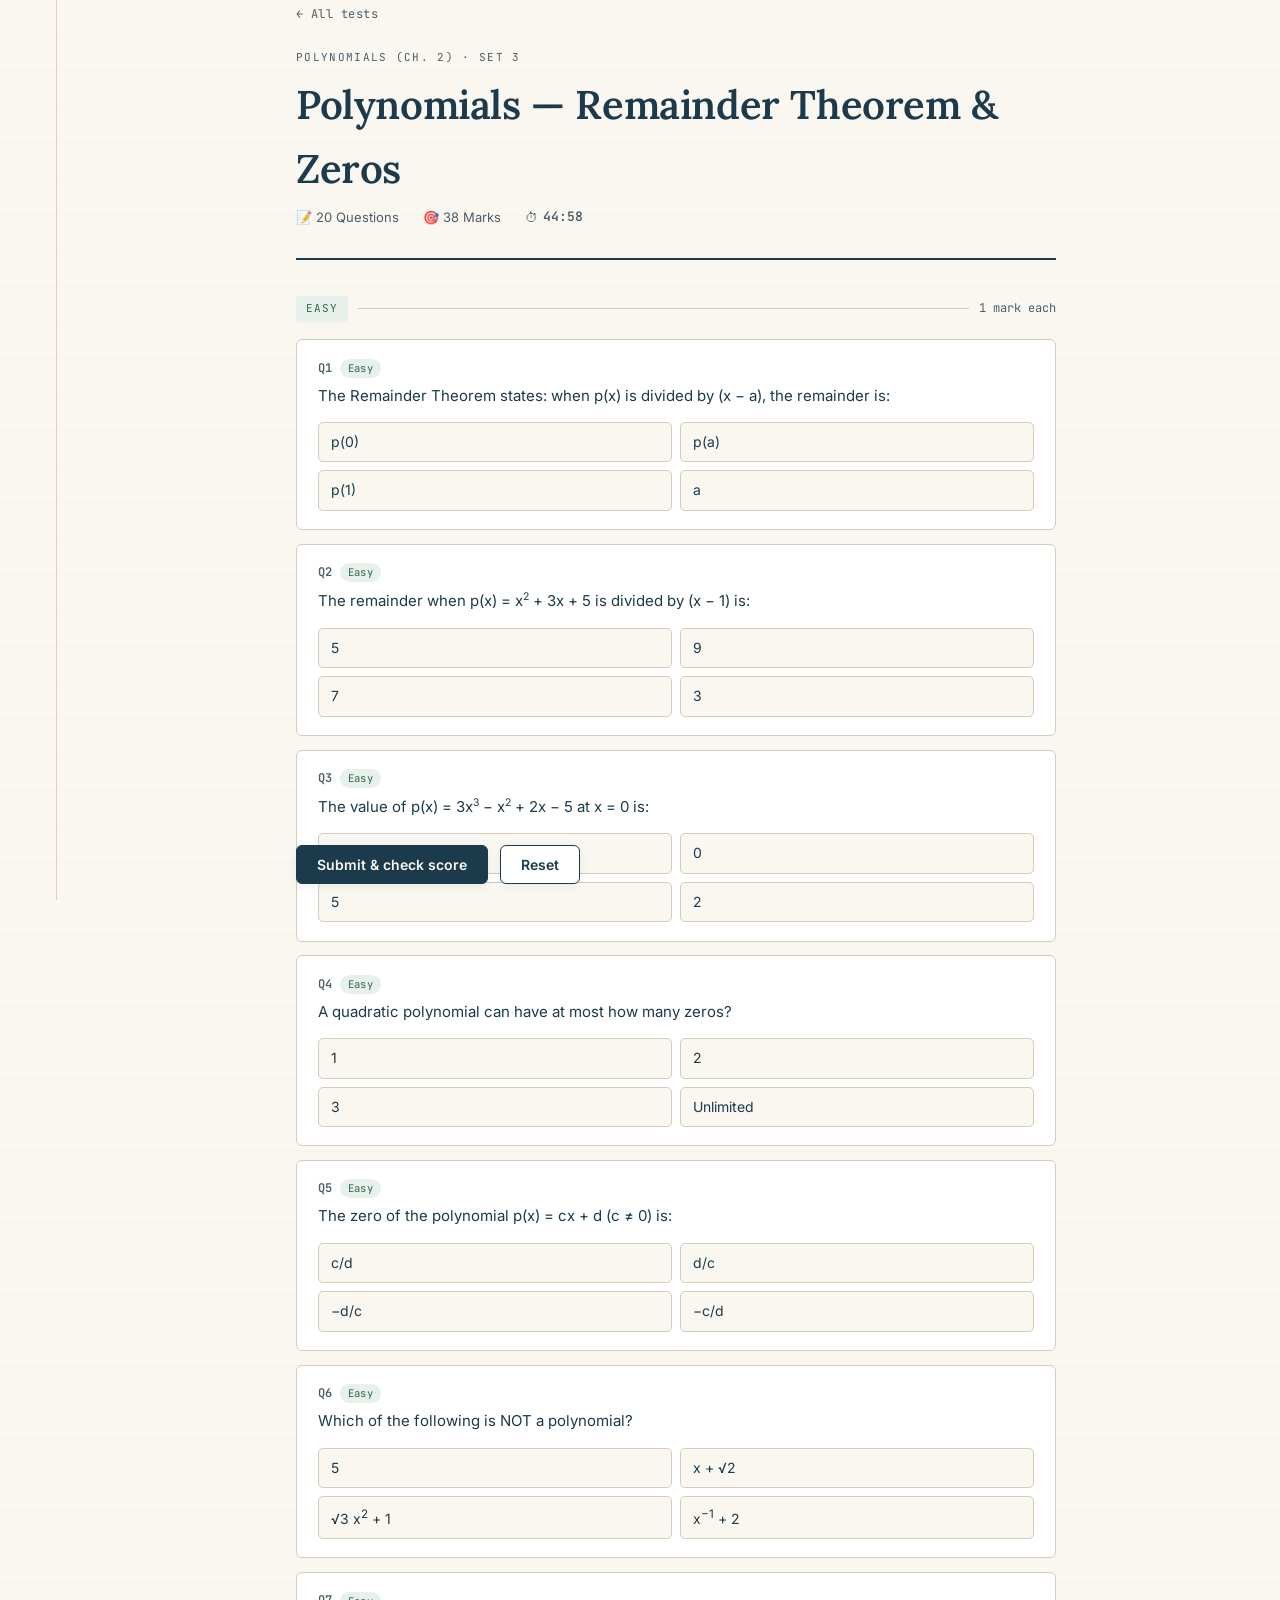
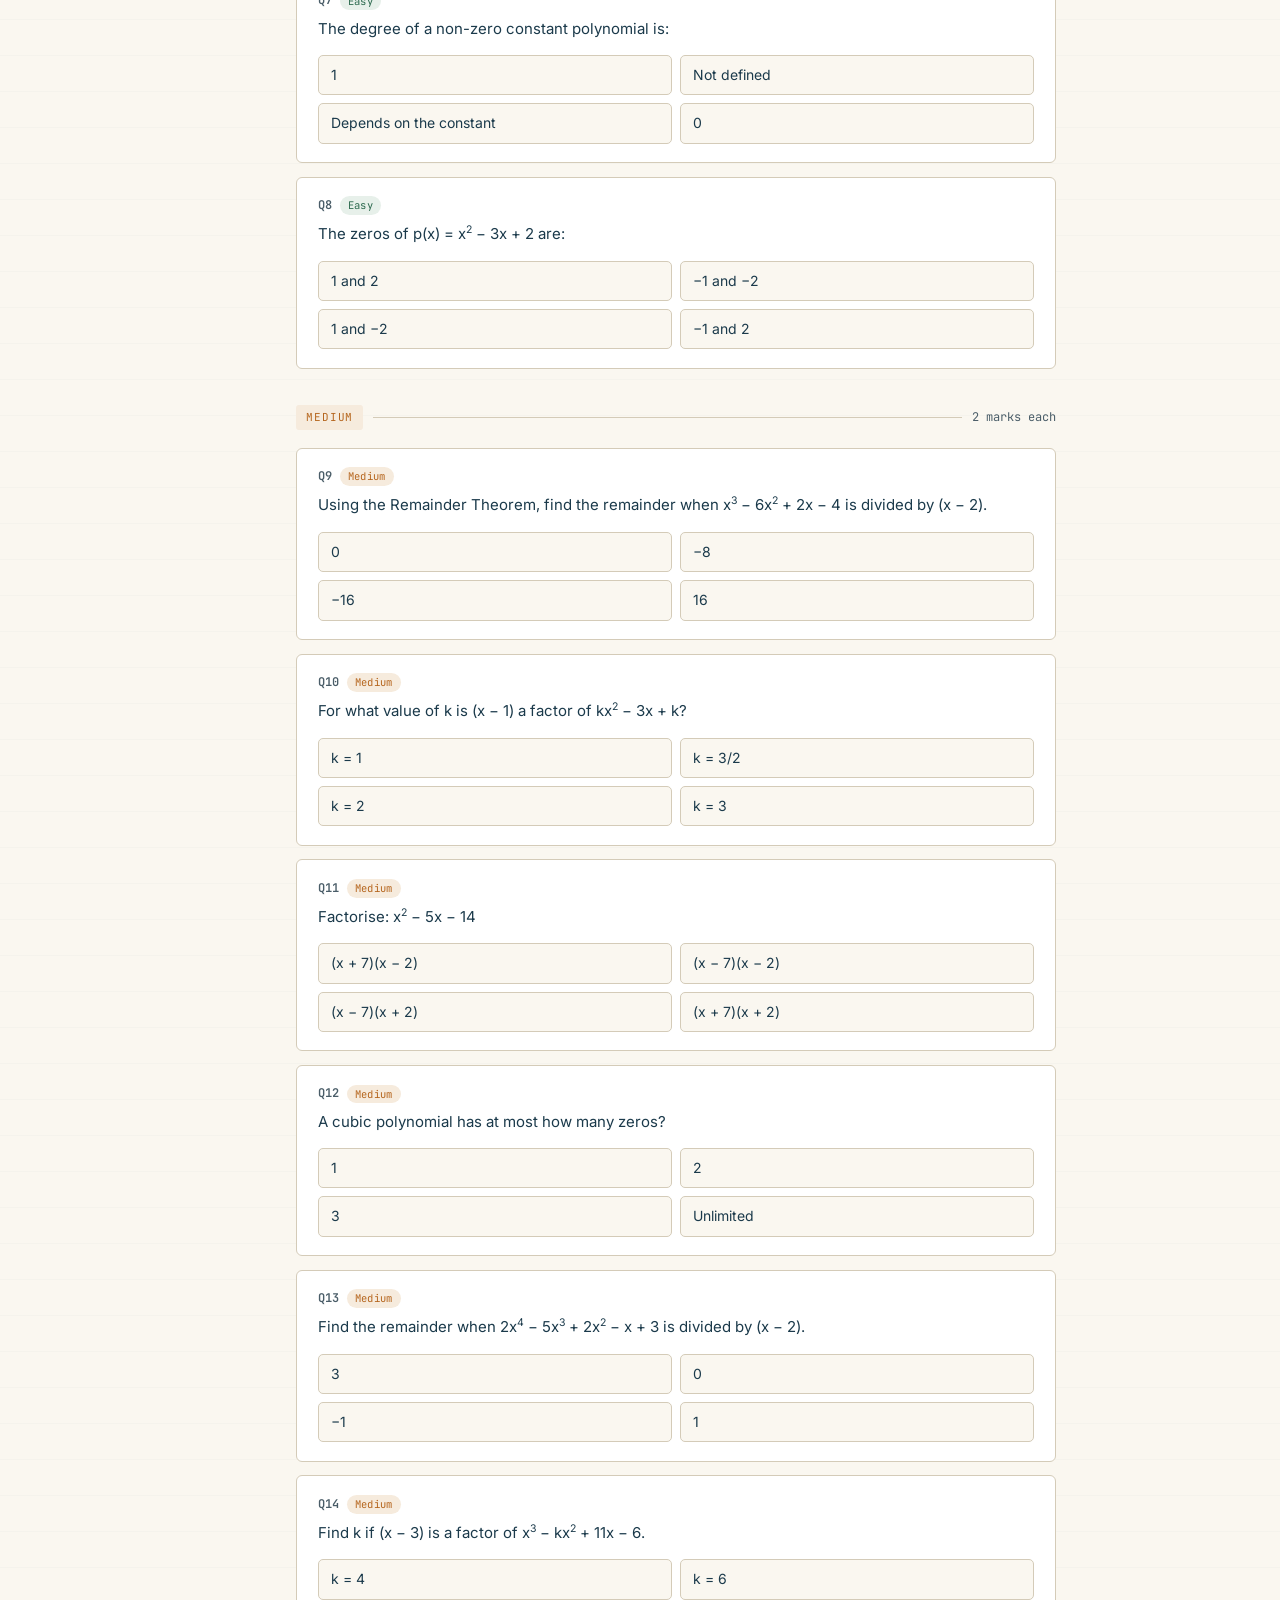
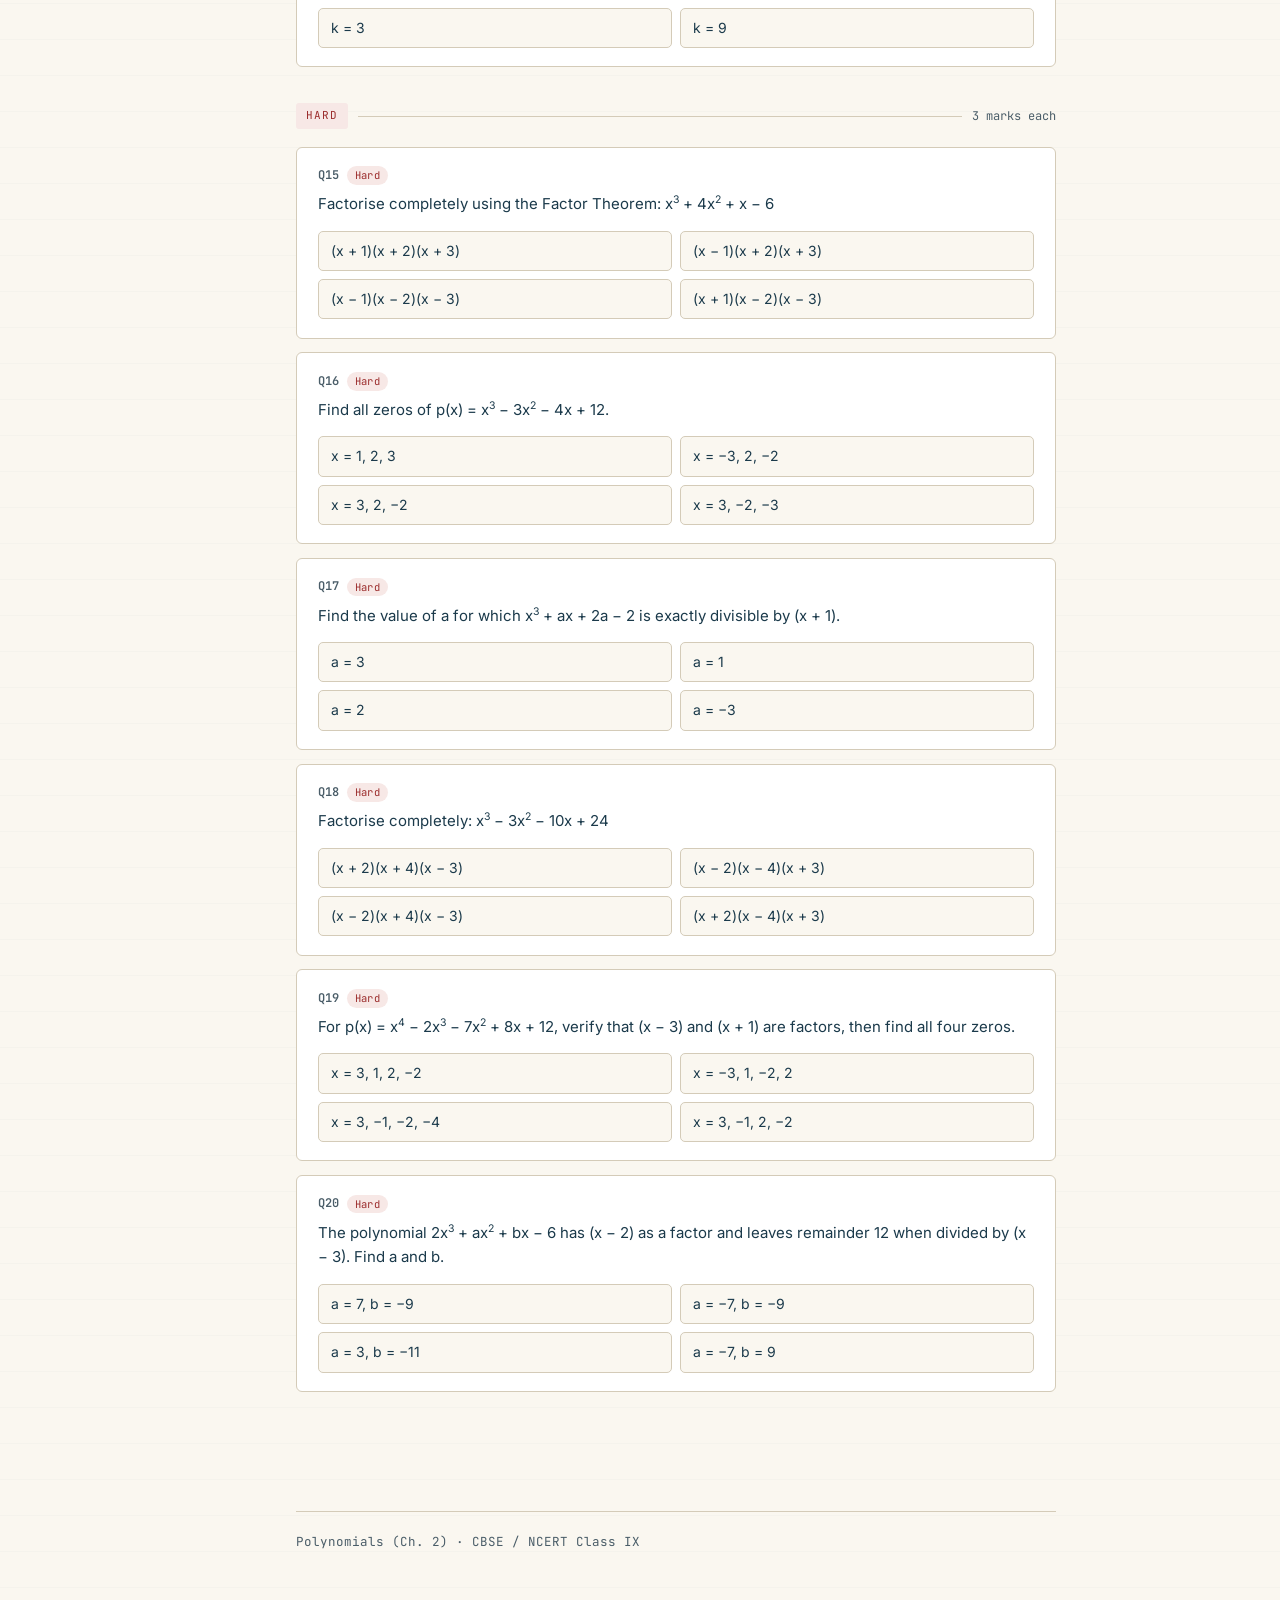
<file: arihant/class-nine/tests/polynomials-set3.html>
<!DOCTYPE html>
<html lang="en">
<head>
<meta charset="UTF-8">
<meta name="viewport" content="width=device-width, initial-scale=1.0">
<title>Polynomials — Remainder Theorem &amp; Zeros — Baklee's Maths Practice</title>
<link rel="preconnect" href="https://fonts.googleapis.com">
<link href="https://fonts.googleapis.com/css2?family=Lora:wght@500;600;700&family=Inter:wght@400;500;600&family=JetBrains+Mono:wght@400;500;600&display=swap" rel="stylesheet">
<link rel="stylesheet" href="../assets/style.css">
</head>
<body>

<div class="margin-rule"></div>
<div class="wrap">

  <a class="back-link" href="../index.html">&larr; All tests</a>

  <header class="site-header" style="padding-top:0;">
    <p class="eyebrow">Polynomials (Ch. 2) &middot; Set 3</p>
    <h1>Polynomials — Remainder Theorem &amp; Zeros</h1>
    <div class="test-meta-bar">
      <span>📝 20 Questions</span>
      <span>🎯 38 Marks</span>
      <span>⏱ <span id="timerDisplay" class="timer-display">45:00</span></span>
    </div>
  </header>

  <main id="questions">
    <div class="section-divider easy">
      <span class="label">Easy</span>
      <span class="rule"></span>
      <span class="marks">1 mark each</span>
    </div>

    <div class="question">
      <div class="q-num-row">
        <span class="q-num">Q1</span>
        <span class="diff-pill easy">Easy</span>
      </div>
      <div class="q-text">The Remainder Theorem states: when p(x) is divided by (x − a), the remainder is:</div>
      <div class="options">
        <div class="opt" data-q="1" data-opt="A">p(0)</div>
        <div class="opt" data-q="1" data-opt="B">p(a)</div>
        <div class="opt" data-q="1" data-opt="C">p(1)</div>
        <div class="opt" data-q="1" data-opt="D">a</div>
      </div>
      <div class="hint-box" id="hint-1"><strong>Hint:</strong> Remainder Theorem: dividing p(x) by (x−a) gives remainder = p(a).</div>
    </div>

    <div class="question">
      <div class="q-num-row">
        <span class="q-num">Q2</span>
        <span class="diff-pill easy">Easy</span>
      </div>
      <div class="q-text">The remainder when p(x) = x<sup>2</sup> + 3x + 5 is divided by (x − 1) is:</div>
      <div class="options">
        <div class="opt" data-q="2" data-opt="A">5</div>
        <div class="opt" data-q="2" data-opt="B">9</div>
        <div class="opt" data-q="2" data-opt="C">7</div>
        <div class="opt" data-q="2" data-opt="D">3</div>
      </div>
      <div class="hint-box" id="hint-2"><strong>Hint:</strong> p(1) = 1 + 3 + 5 = 9.</div>
    </div>

    <div class="question">
      <div class="q-num-row">
        <span class="q-num">Q3</span>
        <span class="diff-pill easy">Easy</span>
      </div>
      <div class="q-text">The value of p(x) = 3x<sup>3</sup> − x<sup>2</sup> + 2x − 5 at x = 0 is:</div>
      <div class="options">
        <div class="opt" data-q="3" data-opt="A">−5</div>
        <div class="opt" data-q="3" data-opt="B">0</div>
        <div class="opt" data-q="3" data-opt="C">5</div>
        <div class="opt" data-q="3" data-opt="D">2</div>
      </div>
      <div class="hint-box" id="hint-3"><strong>Hint:</strong> p(0) = 0 − 0 + 0 − 5 = −5. Only the constant term survives.</div>
    </div>

    <div class="question">
      <div class="q-num-row">
        <span class="q-num">Q4</span>
        <span class="diff-pill easy">Easy</span>
      </div>
      <div class="q-text">A quadratic polynomial can have at most how many zeros?</div>
      <div class="options">
        <div class="opt" data-q="4" data-opt="A">1</div>
        <div class="opt" data-q="4" data-opt="B">2</div>
        <div class="opt" data-q="4" data-opt="C">3</div>
        <div class="opt" data-q="4" data-opt="D">Unlimited</div>
      </div>
      <div class="hint-box" id="hint-4"><strong>Hint:</strong> A polynomial of degree n has at most n zeros. Degree 2 ⟹ at most 2 zeros.</div>
    </div>

    <div class="question">
      <div class="q-num-row">
        <span class="q-num">Q5</span>
        <span class="diff-pill easy">Easy</span>
      </div>
      <div class="q-text">The zero of the polynomial p(x) = cx + d (c ≠ 0) is:</div>
      <div class="options">
        <div class="opt" data-q="5" data-opt="A">c/d</div>
        <div class="opt" data-q="5" data-opt="B">d/c</div>
        <div class="opt" data-q="5" data-opt="C">−d/c</div>
        <div class="opt" data-q="5" data-opt="D">−c/d</div>
      </div>
      <div class="hint-box" id="hint-5"><strong>Hint:</strong> cx + d = 0 ⟹ x = −d/c.</div>
    </div>

    <div class="question">
      <div class="q-num-row">
        <span class="q-num">Q6</span>
        <span class="diff-pill easy">Easy</span>
      </div>
      <div class="q-text">Which of the following is NOT a polynomial?</div>
      <div class="options">
        <div class="opt" data-q="6" data-opt="A">5</div>
        <div class="opt" data-q="6" data-opt="B">x + √2</div>
        <div class="opt" data-q="6" data-opt="C">√3 x<sup>2</sup> + 1</div>
        <div class="opt" data-q="6" data-opt="D">x<sup>−1</sup> + 2</div>
      </div>
      <div class="hint-box" id="hint-6"><strong>Hint:</strong> A polynomial requires non-negative integer exponents. x⁻¹ = 1/x has a negative exponent, so it is not a polynomial.</div>
    </div>

    <div class="question">
      <div class="q-num-row">
        <span class="q-num">Q7</span>
        <span class="diff-pill easy">Easy</span>
      </div>
      <div class="q-text">The degree of a non-zero constant polynomial is:</div>
      <div class="options">
        <div class="opt" data-q="7" data-opt="A">1</div>
        <div class="opt" data-q="7" data-opt="B">Not defined</div>
        <div class="opt" data-q="7" data-opt="C">Depends on the constant</div>
        <div class="opt" data-q="7" data-opt="D">0</div>
      </div>
      <div class="hint-box" id="hint-7"><strong>Hint:</strong> A constant like 5 can be written as 5x⁰. The highest power is 0, so degree = 0.</div>
    </div>

    <div class="question">
      <div class="q-num-row">
        <span class="q-num">Q8</span>
        <span class="diff-pill easy">Easy</span>
      </div>
      <div class="q-text">The zeros of p(x) = x<sup>2</sup> − 3x + 2 are:</div>
      <div class="options">
        <div class="opt" data-q="8" data-opt="A">1 and 2</div>
        <div class="opt" data-q="8" data-opt="B">−1 and −2</div>
        <div class="opt" data-q="8" data-opt="C">1 and −2</div>
        <div class="opt" data-q="8" data-opt="D">−1 and 2</div>
      </div>
      <div class="hint-box" id="hint-8"><strong>Hint:</strong> x²−3x+2 = (x−1)(x−2). Setting each factor to zero gives x = 1 and x = 2.</div>
    </div>

    <div class="section-divider medium">
      <span class="label">Medium</span>
      <span class="rule"></span>
      <span class="marks">2 marks each</span>
    </div>

    <div class="question">
      <div class="q-num-row">
        <span class="q-num">Q9</span>
        <span class="diff-pill medium">Medium</span>
      </div>
      <div class="q-text">Using the Remainder Theorem, find the remainder when x<sup>3</sup> − 6x<sup>2</sup> + 2x − 4 is divided by (x − 2).</div>
      <div class="options">
        <div class="opt" data-q="9" data-opt="A">0</div>
        <div class="opt" data-q="9" data-opt="B">−8</div>
        <div class="opt" data-q="9" data-opt="C">−16</div>
        <div class="opt" data-q="9" data-opt="D">16</div>
      </div>
      <div class="hint-box" id="hint-9"><strong>Hint:</strong> p(2) = 8 − 24 + 4 − 4 = −16.</div>
    </div>

    <div class="question">
      <div class="q-num-row">
        <span class="q-num">Q10</span>
        <span class="diff-pill medium">Medium</span>
      </div>
      <div class="q-text">For what value of k is (x − 1) a factor of kx<sup>2</sup> − 3x + k?</div>
      <div class="options">
        <div class="opt" data-q="10" data-opt="A">k = 1</div>
        <div class="opt" data-q="10" data-opt="B">k = 3/2</div>
        <div class="opt" data-q="10" data-opt="C">k = 2</div>
        <div class="opt" data-q="10" data-opt="D">k = 3</div>
      </div>
      <div class="hint-box" id="hint-10"><strong>Hint:</strong> If (x−1) is a factor, p(1) = 0: k − 3 + k = 0 ⟹ 2k = 3 ⟹ k = 3/2.</div>
    </div>

    <div class="question">
      <div class="q-num-row">
        <span class="q-num">Q11</span>
        <span class="diff-pill medium">Medium</span>
      </div>
      <div class="q-text">Factorise: x<sup>2</sup> − 5x − 14</div>
      <div class="options">
        <div class="opt" data-q="11" data-opt="A">(x + 7)(x − 2)</div>
        <div class="opt" data-q="11" data-opt="B">(x − 7)(x − 2)</div>
        <div class="opt" data-q="11" data-opt="C">(x − 7)(x + 2)</div>
        <div class="opt" data-q="11" data-opt="D">(x + 7)(x + 2)</div>
      </div>
      <div class="hint-box" id="hint-11"><strong>Hint:</strong> Find two numbers with product −14 and sum −5: −7 and +2.</div>
    </div>

    <div class="question">
      <div class="q-num-row">
        <span class="q-num">Q12</span>
        <span class="diff-pill medium">Medium</span>
      </div>
      <div class="q-text">A cubic polynomial has at most how many zeros?</div>
      <div class="options">
        <div class="opt" data-q="12" data-opt="A">1</div>
        <div class="opt" data-q="12" data-opt="B">2</div>
        <div class="opt" data-q="12" data-opt="C">3</div>
        <div class="opt" data-q="12" data-opt="D">Unlimited</div>
      </div>
      <div class="hint-box" id="hint-12"><strong>Hint:</strong> A polynomial of degree n has at most n zeros. Degree 3 ⟹ at most 3 zeros.</div>
    </div>

    <div class="question">
      <div class="q-num-row">
        <span class="q-num">Q13</span>
        <span class="diff-pill medium">Medium</span>
      </div>
      <div class="q-text">Find the remainder when 2x<sup>4</sup> − 5x<sup>3</sup> + 2x<sup>2</sup> − x + 3 is divided by (x − 2).</div>
      <div class="options">
        <div class="opt" data-q="13" data-opt="A">3</div>
        <div class="opt" data-q="13" data-opt="B">0</div>
        <div class="opt" data-q="13" data-opt="C">−1</div>
        <div class="opt" data-q="13" data-opt="D">1</div>
      </div>
      <div class="hint-box" id="hint-13"><strong>Hint:</strong> p(2) = 2(16) − 5(8) + 2(4) − 2 + 3 = 32 − 40 + 8 − 2 + 3 = 1.</div>
    </div>

    <div class="question">
      <div class="q-num-row">
        <span class="q-num">Q14</span>
        <span class="diff-pill medium">Medium</span>
      </div>
      <div class="q-text">Find k if (x − 3) is a factor of x<sup>3</sup> − kx<sup>2</sup> + 11x − 6.</div>
      <div class="options">
        <div class="opt" data-q="14" data-opt="A">k = 4</div>
        <div class="opt" data-q="14" data-opt="B">k = 6</div>
        <div class="opt" data-q="14" data-opt="C">k = 3</div>
        <div class="opt" data-q="14" data-opt="D">k = 9</div>
      </div>
      <div class="hint-box" id="hint-14"><strong>Hint:</strong> p(3) = 0: 27 − 9k + 33 − 6 = 0 ⟹ 54 = 9k ⟹ k = 6.</div>
    </div>

    <div class="section-divider hard">
      <span class="label">Hard</span>
      <span class="rule"></span>
      <span class="marks">3 marks each</span>
    </div>

    <div class="question">
      <div class="q-num-row">
        <span class="q-num">Q15</span>
        <span class="diff-pill hard">Hard</span>
      </div>
      <div class="q-text">Factorise completely using the Factor Theorem: x<sup>3</sup> + 4x<sup>2</sup> + x − 6</div>
      <div class="options">
        <div class="opt" data-q="15" data-opt="A">(x + 1)(x + 2)(x + 3)</div>
        <div class="opt" data-q="15" data-opt="B">(x − 1)(x + 2)(x + 3)</div>
        <div class="opt" data-q="15" data-opt="C">(x − 1)(x − 2)(x − 3)</div>
        <div class="opt" data-q="15" data-opt="D">(x + 1)(x − 2)(x − 3)</div>
      </div>
      <div class="hint-box" id="hint-15"><strong>Hint:</strong> p(1) = 1+4+1−6 = 0, so (x−1) is a factor. Dividing gives x²+5x+6 = (x+2)(x+3).</div>
    </div>

    <div class="question">
      <div class="q-num-row">
        <span class="q-num">Q16</span>
        <span class="diff-pill hard">Hard</span>
      </div>
      <div class="q-text">Find all zeros of p(x) = x<sup>3</sup> − 3x<sup>2</sup> − 4x + 12.</div>
      <div class="options">
        <div class="opt" data-q="16" data-opt="A">x = 1, 2, 3</div>
        <div class="opt" data-q="16" data-opt="B">x = −3, 2, −2</div>
        <div class="opt" data-q="16" data-opt="C">x = 3, 2, −2</div>
        <div class="opt" data-q="16" data-opt="D">x = 3, −2, −3</div>
      </div>
      <div class="hint-box" id="hint-16"><strong>Hint:</strong> p(3)=0, so (x−3) is a factor. Dividing gives x²−4 = (x−2)(x+2). Zeros: 3, 2, −2.</div>
    </div>

    <div class="question">
      <div class="q-num-row">
        <span class="q-num">Q17</span>
        <span class="diff-pill hard">Hard</span>
      </div>
      <div class="q-text">Find the value of a for which x<sup>3</sup> + ax + 2a − 2 is exactly divisible by (x + 1).</div>
      <div class="options">
        <div class="opt" data-q="17" data-opt="A">a = 3</div>
        <div class="opt" data-q="17" data-opt="B">a = 1</div>
        <div class="opt" data-q="17" data-opt="C">a = 2</div>
        <div class="opt" data-q="17" data-opt="D">a = −3</div>
      </div>
      <div class="hint-box" id="hint-17"><strong>Hint:</strong> p(−1) = 0: −1 + (−a) + 2a − 2 = 0 ⟹ a − 3 = 0 ⟹ a = 3.</div>
    </div>

    <div class="question">
      <div class="q-num-row">
        <span class="q-num">Q18</span>
        <span class="diff-pill hard">Hard</span>
      </div>
      <div class="q-text">Factorise completely: x<sup>3</sup> − 3x<sup>2</sup> − 10x + 24</div>
      <div class="options">
        <div class="opt" data-q="18" data-opt="A">(x + 2)(x + 4)(x − 3)</div>
        <div class="opt" data-q="18" data-opt="B">(x − 2)(x − 4)(x + 3)</div>
        <div class="opt" data-q="18" data-opt="C">(x − 2)(x + 4)(x − 3)</div>
        <div class="opt" data-q="18" data-opt="D">(x + 2)(x − 4)(x + 3)</div>
      </div>
      <div class="hint-box" id="hint-18"><strong>Hint:</strong> p(2) = 8−12−20+24 = 0, so (x−2) is a factor. Dividing gives x²−x−12 = (x−4)(x+3).</div>
    </div>

    <div class="question">
      <div class="q-num-row">
        <span class="q-num">Q19</span>
        <span class="diff-pill hard">Hard</span>
      </div>
      <div class="q-text">For p(x) = x<sup>4</sup> − 2x<sup>3</sup> − 7x<sup>2</sup> + 8x + 12, verify that (x − 3) and (x + 1) are factors, then find all four zeros.</div>
      <div class="options">
        <div class="opt" data-q="19" data-opt="A">x = 3, 1, 2, −2</div>
        <div class="opt" data-q="19" data-opt="B">x = −3, 1, −2, 2</div>
        <div class="opt" data-q="19" data-opt="C">x = 3, −1, −2, −4</div>
        <div class="opt" data-q="19" data-opt="D">x = 3, −1, 2, −2</div>
      </div>
      <div class="hint-box" id="hint-19"><strong>Hint:</strong> p(3)=0 and p(−1)=0 confirm the two factors. Dividing by (x−3)(x+1) = x²−2x−3 gives quotient x²−4 = (x−2)(x+2). Zeros: 3, −1, 2, −2.</div>
    </div>

    <div class="question">
      <div class="q-num-row">
        <span class="q-num">Q20</span>
        <span class="diff-pill hard">Hard</span>
      </div>
      <div class="q-text">The polynomial 2x<sup>3</sup> + ax<sup>2</sup> + bx − 6 has (x − 2) as a factor and leaves remainder 12 when divided by (x − 3). Find a and b.</div>
      <div class="options">
        <div class="opt" data-q="20" data-opt="A">a = 7, b = −9</div>
        <div class="opt" data-q="20" data-opt="B">a = −7, b = −9</div>
        <div class="opt" data-q="20" data-opt="C">a = 3, b = −11</div>
        <div class="opt" data-q="20" data-opt="D">a = −7, b = 9</div>
      </div>
      <div class="hint-box" id="hint-20"><strong>Hint:</strong> p(2)=0 ⟹ 4a+2b = −10 ⟹ 2a+b = −5. p(3)=12 ⟹ 9a+3b = −36 ⟹ 3a+b = −12. Solving: a = −7, b = 9.</div>
    </div>

  </main>

  <div class="action-bar">
    <button class="btn primary" id="submitBtn">Submit &amp; check score</button>
    <button class="btn" id="keyBtn">Show / hide hints</button>
    <button class="btn" id="resetBtn">Reset</button>
  </div>

  <div class="score-box" id="scoreBox">
    <div class="score-num" id="scoreNum">—</div>
    <div class="score-label" id="scoreLabel"></div>
    <div class="score-breakdown" id="scoreBreakdown"></div>
  </div>

  <footer class="site-footer">
    Polynomials (Ch. 2) &middot; CBSE / NCERT Class IX
  </footer>

</div>

<script>
window.TEST = {"title": "Polynomials — Remainder Theorem & Zeros", "chapter": "Polynomials (Ch. 2)", "marks": 38, "time": 45, "questions": [{"num": 1, "diff": "Easy", "marks": 1, "correct": "B"}, {"num": 2, "diff": "Easy", "marks": 1, "correct": "B"}, {"num": 3, "diff": "Easy", "marks": 1, "correct": "A"}, {"num": 4, "diff": "Easy", "marks": 1, "correct": "B"}, {"num": 5, "diff": "Easy", "marks": 1, "correct": "C"}, {"num": 6, "diff": "Easy", "marks": 1, "correct": "D"}, {"num": 7, "diff": "Easy", "marks": 1, "correct": "D"}, {"num": 8, "diff": "Easy", "marks": 1, "correct": "A"}, {"num": 9, "diff": "Medium", "marks": 2, "correct": "C"}, {"num": 10, "diff": "Medium", "marks": 2, "correct": "B"}, {"num": 11, "diff": "Medium", "marks": 2, "correct": "C"}, {"num": 12, "diff": "Medium", "marks": 2, "correct": "C"}, {"num": 13, "diff": "Medium", "marks": 2, "correct": "D"}, {"num": 14, "diff": "Medium", "marks": 2, "correct": "B"}, {"num": 15, "diff": "Hard", "marks": 3, "correct": "B"}, {"num": 16, "diff": "Hard", "marks": 3, "correct": "C"}, {"num": 17, "diff": "Hard", "marks": 3, "correct": "A"}, {"num": 18, "diff": "Hard", "marks": 3, "correct": "B"}, {"num": 19, "diff": "Hard", "marks": 3, "correct": "D"}, {"num": 20, "diff": "Hard", "marks": 3, "correct": "D"}]};
</script>
<script src="../assets/test-engine.js"></script>
</body>
</html>
</file>
<file: arihant/class-nine/assets/style.css>
/* ============================================================
   Baklee's Maths Practice — shared stylesheet
   "Notebook" identity: warm paper, ruled margins, ink colors
   ============================================================ */

:root {
  --paper:      #FAF7F0;
  --paper-rule: #D4CBB8;
  --ink:        #1B3A4B;
  --ink-soft:   #4A5D68;
  --green:      #2D6A4F;
  --green-bg:   #E7F0EA;
  --amber:      #B5651D;
  --amber-bg:   #F6EBDD;
  --red:        #9B2C2C;
  --red-bg:     #F7E8E6;
  --cream-card: #FFFFFF;
  --margin-red: #C97A6D;

  --serif: 'Lora', 'Source Serif 4', Georgia, serif;
  --sans: 'Inter', -apple-system, BlinkMacSystemFont, 'Segoe UI', sans-serif;
  --mono: 'JetBrains Mono', 'SF Mono', Menlo, monospace;
}

* { box-sizing: border-box; }

html { scroll-behavior: smooth; }

body {
  margin: 0;
  background: var(--paper);
  background-image:
    repeating-linear-gradient(
      to bottom,
      transparent 0px,
      transparent 35px,
      rgba(27, 58, 75, 0.045) 36px
    );
  color: var(--ink);
  font-family: var(--sans);
  line-height: 1.6;
  min-height: 100vh;
}

a { color: var(--ink); text-decoration: none; }

/* ---------- Layout shell ---------- */

.wrap {
  max-width: 880px;
  margin: 0 auto;
  padding: 0 1.5rem 4rem;
  position: relative;
}

.margin-rule {
  position: absolute;
  top: 0;
  bottom: 0;
  left: 56px;
  width: 1px;
  background: var(--margin-red);
  opacity: 0.35;
  display: none;
}

@media (min-width: 700px) {
  .margin-rule { display: block; }
  .wrap { padding-left: 96px; }
}

/* ---------- Site header ---------- */

.site-header {
  padding: 2.5rem 0 1.5rem;
  border-bottom: 2px solid var(--ink);
  margin-bottom: 2rem;
}

.site-header .eyebrow {
  font-family: var(--mono);
  font-size: 11px;
  letter-spacing: 0.12em;
  text-transform: uppercase;
  color: var(--ink-soft);
  margin: 0 0 6px;
}

.site-header h1 {
  font-family: var(--serif);
  font-weight: 600;
  font-size: clamp(28px, 5vw, 40px);
  margin: 0 0 6px;
  letter-spacing: -0.01em;
}

.site-header p.tagline {
  margin: 0;
  color: var(--ink-soft);
  font-size: 15px;
}

.back-link {
  display: inline-flex;
  align-items: center;
  gap: 6px;
  font-family: var(--mono);
  font-size: 12px;
  letter-spacing: 0.04em;
  color: var(--ink-soft);
  margin-bottom: 1.5rem;
  border-bottom: 1px solid transparent;
  transition: border-color 0.15s, color 0.15s;
}
.back-link:hover { color: var(--ink); border-color: var(--ink); }

/* ---------- Chapter sections — accordion (homepage) ---------- */

.chapter-section {
  border: 1px solid var(--paper-rule);
  border-radius: 6px;
  margin-bottom: 10px;
  overflow: hidden;
}

/* The heading row doubles as the toggle button */
.chapter-head {
  width: 100%;
  display: flex;
  align-items: center;
  justify-content: space-between;
  gap: 12px;
  padding: 0.75rem 1.1rem;
  background: var(--paper);
  border: none;
  cursor: pointer;
  text-align: left;
  transition: background 0.15s;
}
.chapter-head:hover { background: #f0ece3; }

.ch-head-left {
  display: flex;
  align-items: center;
  gap: 10px;
  flex-wrap: wrap;
}

.chapter-tab {
  font-family: var(--mono);
  font-size: 11px;
  letter-spacing: 0.08em;
  text-transform: uppercase;
  background: var(--ink);
  color: var(--paper);
  padding: 3px 10px;
  border-radius: 3px;
  white-space: nowrap;
}

.chapter-head h2 {
  font-family: var(--serif);
  font-size: 20px;
  font-weight: 600;
  margin: 0;
  color: var(--ink);
}

.ch-coming { color: var(--ink-soft) !important; }

.ch-count {
  font-family: var(--mono);
  font-size: 11px;
  color: var(--ink-soft);
  background: var(--paper-rule);
  padding: 2px 8px;
  border-radius: 20px;
  white-space: nowrap;
}

/* Chevron arrow */
.ch-chevron {
  flex-shrink: 0;
  width: 20px;
  height: 20px;
  display: flex;
  align-items: center;
  justify-content: center;
  color: var(--ink-soft);
  transition: transform 0.25s ease;
}
.ch-chevron::before {
  content: '';
  display: block;
  width: 8px;
  height: 8px;
  border-right: 2px solid currentColor;
  border-bottom: 2px solid currentColor;
  transform: rotate(45deg) translateY(-2px);
  transition: transform 0.25s ease;
}
.chapter-section.open .ch-chevron::before {
  transform: rotate(-135deg) translateY(-2px);
}

/* Collapsible body using grid-template-rows trick */
.chapter-body {
  display: grid;
  grid-template-rows: 0fr;
  transition: grid-template-rows 0.28s ease;
}
.chapter-section.open .chapter-body {
  grid-template-rows: 1fr;
}
.chapter-body-inner {
  min-height: 0;
  overflow: hidden;
  padding: 0 1.1rem;
}
.chapter-section.open .chapter-body-inner {
  padding: 0.2rem 1.1rem 1.1rem;
  overflow: visible;
}

.chapter-desc {
  color: var(--ink-soft);
  font-size: 13.5px;
  margin: 0.6rem 0 1rem;
  max-width: 60ch;
}

.test-grid {
  display: grid;
  grid-template-columns: repeat(auto-fill, minmax(240px, 1fr));
  gap: 14px;
}

.test-card {
  background: var(--cream-card);
  border: 1px solid var(--paper-rule);
  border-left: 4px solid var(--ink);
  border-radius: 4px;
  padding: 1.1rem 1.2rem;
  display: flex;
  flex-direction: column;
  gap: 8px;
  transition: transform 0.15s ease, box-shadow 0.15s ease, border-left-color 0.15s;
}

.test-card:hover {
  transform: translateY(-2px);
  box-shadow: 0 6px 18px rgba(27, 58, 75, 0.10);
  border-left-color: var(--margin-red);
}

.test-card .set-label {
  font-family: var(--mono);
  font-size: 10.5px;
  color: var(--ink-soft);
  letter-spacing: 0.05em;
  text-transform: uppercase;
}

.test-card h3 {
  font-family: var(--serif);
  font-size: 18px;
  margin: 0;
  font-weight: 600;
}

.test-card .meta-line {
  font-size: 12.5px;
  color: var(--ink-soft);
  display: flex;
  gap: 10px;
  flex-wrap: wrap;
}

.test-card .open-btn {
  margin-top: 6px;
  font-family: var(--mono);
  font-size: 12px;
  color: var(--ink);
  display: inline-flex;
  align-items: center;
  gap: 4px;
}
.test-card .open-btn::after { content: '→'; transition: transform 0.15s; }
.test-card:hover .open-btn::after { transform: translateX(3px); }

.coming-soon {
  border: 1.5px dashed var(--paper-rule);
  border-left: 4px dashed var(--paper-rule);
  background: transparent;
  color: var(--ink-soft);
  display: flex;
  align-items: center;
  justify-content: center;
  font-family: var(--mono);
  font-size: 12.5px;
  text-align: center;
  padding: 1.1rem 1.2rem;
  border-radius: 4px;
}

/* ---------- Footer ---------- */

.site-footer {
  margin-top: 3rem;
  padding-top: 1.25rem;
  border-top: 1px solid var(--paper-rule);
  font-size: 12.5px;
  color: var(--ink-soft);
  font-family: var(--mono);
}

/* ============================================================
   Test page specific
   ============================================================ */

.test-meta-bar {
  display: flex;
  gap: 1.5rem;
  flex-wrap: wrap;
  font-size: 13px;
  color: var(--ink-soft);
  margin-bottom: 0.4rem;
}
.test-meta-bar span { display: inline-flex; align-items: center; gap: 5px; }

.section-divider {
  display: flex;
  align-items: center;
  gap: 10px;
  margin: 2.25rem 0 1.1rem;
}
.section-divider .label {
  font-family: var(--mono);
  font-size: 11px;
  letter-spacing: 0.08em;
  text-transform: uppercase;
  padding: 4px 10px;
  border-radius: 3px;
  white-space: nowrap;
}
.section-divider.easy .label   { background: var(--green-bg); color: var(--green); }
.section-divider.medium .label { background: var(--amber-bg); color: var(--amber); }
.section-divider.hard .label   { background: var(--red-bg);   color: var(--red); }
.section-divider .rule { flex: 1; height: 1px; background: var(--paper-rule); }
.section-divider .marks { font-size: 12px; color: var(--ink-soft); font-family: var(--mono); }

.question {
  background: var(--cream-card);
  border: 1px solid var(--paper-rule);
  border-radius: 6px;
  padding: 1.15rem 1.3rem;
  margin-bottom: 0.85rem;
}

.q-num-row {
  display: flex;
  align-items: center;
  gap: 8px;
  margin-bottom: 6px;
}
.q-num {
  font-family: var(--mono);
  font-size: 12px;
  font-weight: 600;
  color: var(--ink-soft);
}
.diff-pill {
  font-size: 10.5px;
  font-family: var(--mono);
  padding: 1px 8px;
  border-radius: 20px;
  letter-spacing: 0.03em;
}
.diff-pill.easy   { background: var(--green-bg); color: var(--green); }
.diff-pill.medium { background: var(--amber-bg); color: var(--amber); }
.diff-pill.hard   { background: var(--red-bg);   color: var(--red); }

.q-text {
  font-size: 15px;
  line-height: 1.65;
  color: var(--ink);
  margin-bottom: 0.85rem;
}
.q-text sup { font-size: 0.7em; }

.options {
  display: grid;
  grid-template-columns: 1fr 1fr;
  gap: 8px;
}
@media (max-width: 560px) {
  .options { grid-template-columns: 1fr; }
}

.opt {
  background: var(--paper);
  border: 1px solid var(--paper-rule);
  border-radius: 5px;
  padding: 8px 12px;
  font-size: 14px;
  cursor: pointer;
  transition: border-color 0.15s, background 0.15s, transform 0.1s;
  user-select: none;
}
.opt:hover { border-color: var(--ink-soft); background: #fff; }
.opt:active { transform: scale(0.99); }
.opt.selected { border-color: var(--ink); background: #fff; box-shadow: inset 0 0 0 1px var(--ink); font-weight: 600; }
.opt.correct  { border-color: var(--green); background: var(--green-bg); color: var(--green); font-weight: 600; }
.opt.wrong    { border-color: var(--red); background: var(--red-bg); color: var(--red); font-weight: 600; }
.opt.correct::after { content: ' ✓'; }
.opt.wrong::after { content: ' ✗'; }

.action-bar {
  display: flex;
  gap: 12px;
  flex-wrap: wrap;
  margin: 2rem 0;
  position: sticky;
  bottom: 16px;
  z-index: 5;
}

.btn {
  font-family: var(--sans);
  font-size: 14px;
  font-weight: 600;
  padding: 10px 20px;
  border-radius: 6px;
  border: 1.5px solid var(--ink);
  background: var(--cream-card);
  color: var(--ink);
  cursor: pointer;
  transition: background 0.15s, color 0.15s;
  box-shadow: 0 2px 10px rgba(27,58,75,0.08);
}
.btn:hover { background: var(--ink); color: var(--paper); }
.btn.primary { background: var(--ink); color: var(--paper); }
.btn.primary:hover { background: var(--paper); color: var(--ink); }

.score-box {
  display: none;
  background: var(--cream-card);
  border: 1.5px solid var(--ink);
  border-radius: 8px;
  padding: 1.5rem;
  text-align: center;
  margin: 1.5rem 0;
}
.score-num {
  font-family: var(--mono);
  font-size: 40px;
  font-weight: 700;
  color: var(--ink);
}
.score-label { font-size: 14px; color: var(--ink-soft); margin-top: 6px; }

.hint-box {
  display: none;
  margin-top: 8px;
  font-size: 13px;
  color: var(--ink-soft);
  background: var(--paper);
  border-left: 3px solid var(--margin-red);
  padding: 8px 12px;
  border-radius: 0 4px 4px 0;
}
.hint-box.show { display: block; }

/* ---- Timer ---- */
.timer-display {
  font-family: var(--mono);
  font-weight: 600;
  font-size: 13px;
  color: var(--ink-soft);
  transition: color 0.3s;
}
.timer-display.timer-warn     { color: var(--amber); }
.timer-display.timer-critical { color: var(--red); animation: pulse 1s infinite; }

@keyframes pulse {
  0%, 100% { opacity: 1; }
  50%       { opacity: 0.5; }
}

/* ---- Locked options (after submit) ---- */
.opt.locked { cursor: default; pointer-events: none; }
.opt.locked:not(.correct):not(.wrong):not(.selected) { opacity: 0.55; }

/* ---- Score breakdown ---- */
.score-breakdown {
  display: flex;
  flex-wrap: wrap;
  justify-content: center;
  gap: 8px;
  margin-top: 12px;
}
.breakdown-pill {
  font-family: var(--mono);
  font-size: 12px;
  padding: 4px 12px;
  border-radius: 20px;
}
.breakdown-pill.green  { background: var(--green-bg); color: var(--green); }
.breakdown-pill.amber  { background: var(--amber-bg); color: var(--amber); }
.breakdown-pill.red    { background: var(--red-bg);   color: var(--red); }

.print-link { font-family: var(--mono); font-size: 12px; }

/* ---- Score history (homepage) ---- */
.score-green { color: var(--green); }
.score-amber { color: var(--amber); }
.score-red   { color: var(--red); }

#scorecardGrid {
  display: flex;
  flex-direction: column;
  gap: 16px;
}

.history-block {
  background: var(--cream-card);
  border: 1px solid var(--paper-rule);
  border-radius: 8px;
  overflow: hidden;
  box-shadow: 0 1px 4px rgba(27,58,75,0.06);
}

.history-heading {
  display: flex;
  align-items: center;
  gap: 10px;
  font-family: var(--serif);
  font-size: 15px;
  font-weight: 600;
  color: var(--ink);
  padding: 0.8rem 1.25rem;
  background: var(--ink);
  color: var(--paper);
}

.history-table {
  display: table;
  width: 100%;
  border-collapse: collapse;
  font-size: 13.5px;
}

.history-row {
  display: table-row;
}

.history-row > span {
  display: table-cell;
  padding: 0.55rem 1rem;
  border-bottom: 1px solid var(--paper-rule);
  vertical-align: middle;
}

.history-row:last-child > span {
  border-bottom: none;
}

.history-header > span {
  font-family: var(--mono);
  font-size: 10px;
  letter-spacing: 0.08em;
  text-transform: uppercase;
  color: var(--ink-soft);
  background: var(--paper);
  padding-top: 0.5rem;
  padding-bottom: 0.5rem;
  border-bottom: 2px solid var(--paper-rule);
}

.history-best > span {
  background: var(--green-bg);
}

/* Column alignment */
.h-num  {
  font-family: var(--mono);
  font-size: 11px;
  color: var(--ink-soft);
  width: 5rem;
  white-space: nowrap;
}
.h-date {
  color: var(--ink-soft);
  font-size: 13px;
}
.h-score {
  font-family: var(--mono);
  font-weight: 700;
  font-size: 14px;
  text-align: right;
  width: 5.5rem;
  white-space: nowrap;
}
.h-pct {
  font-family: var(--mono);
  font-weight: 700;
  font-size: 14px;
  text-align: right;
  width: 5.5rem;
  white-space: nowrap;
}

@media (max-width: 500px) {
  .history-row > span { padding: 0.5rem 0.7rem; }
  .h-num  { width: 3.5rem; font-size: 10px; }
  .h-score, .h-pct { width: 4rem; font-size: 12px; }
  .h-date { font-size: 12px; }
}
</file>
